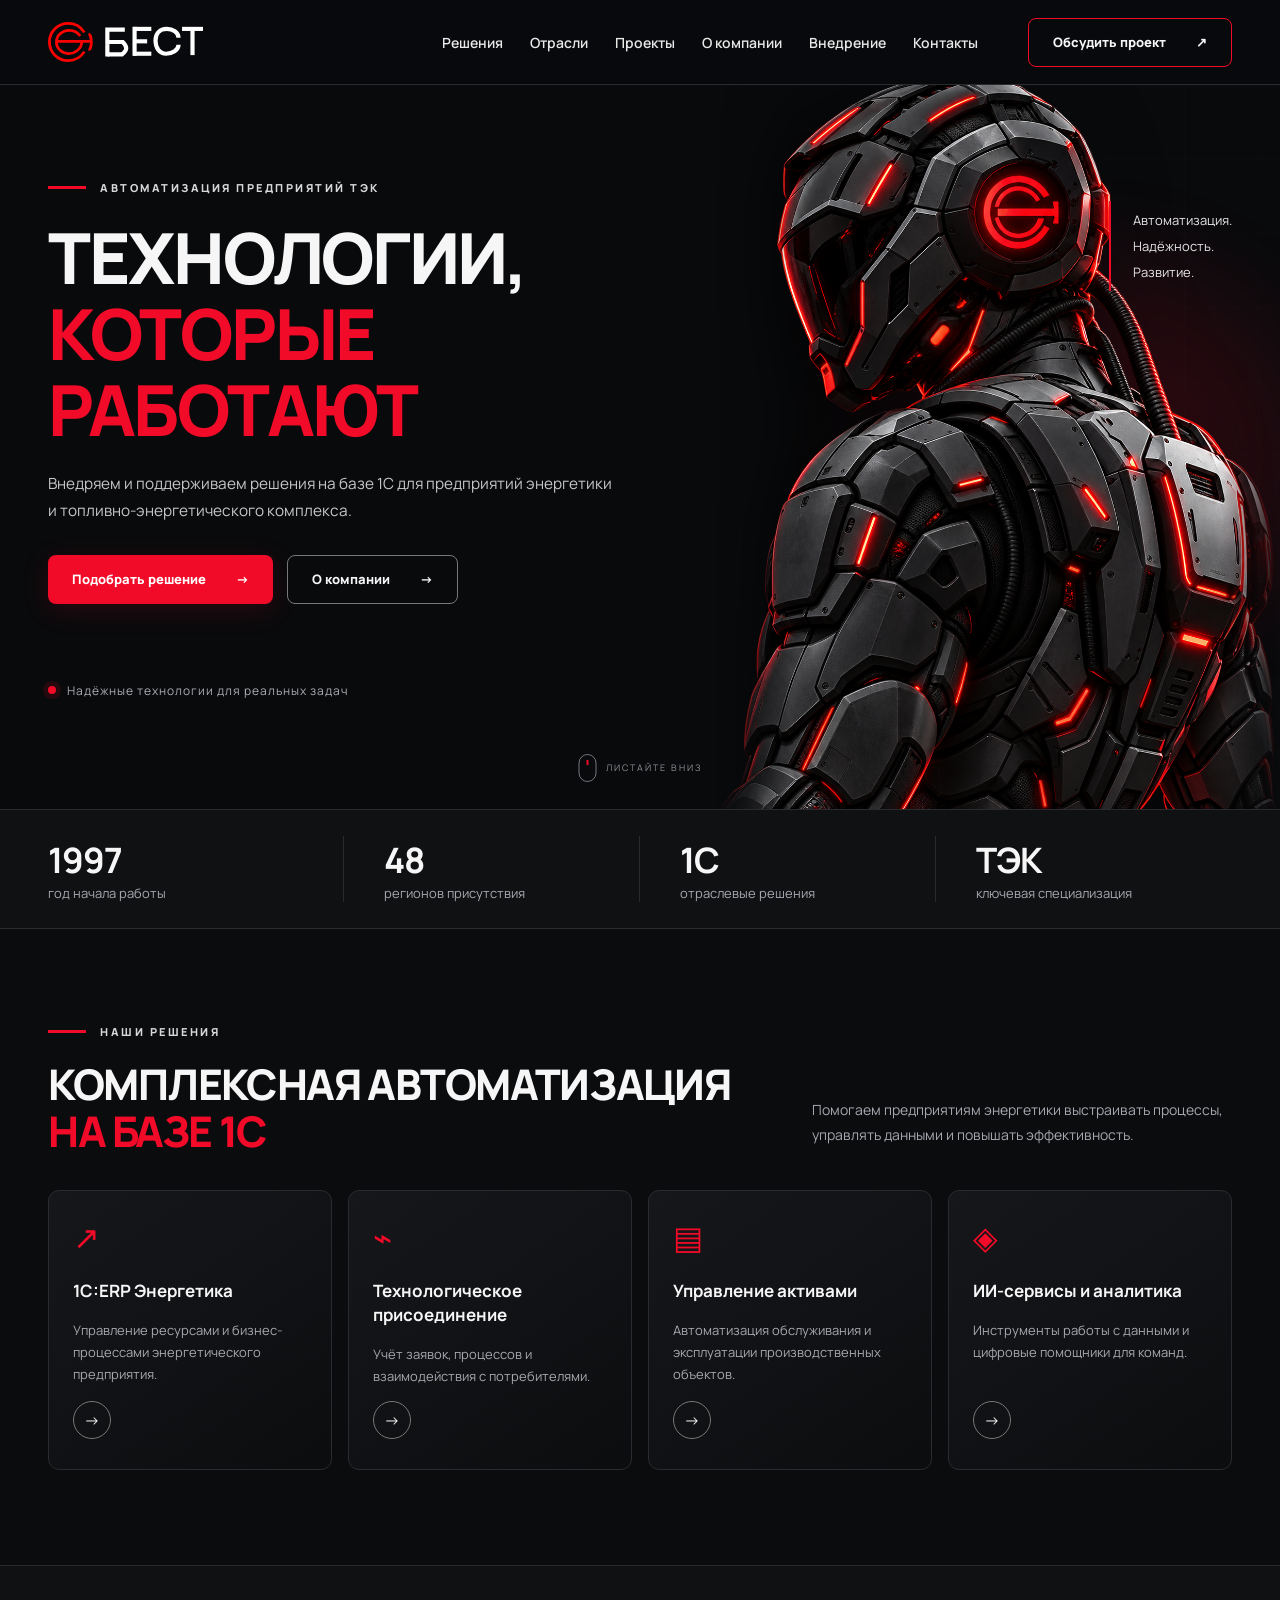
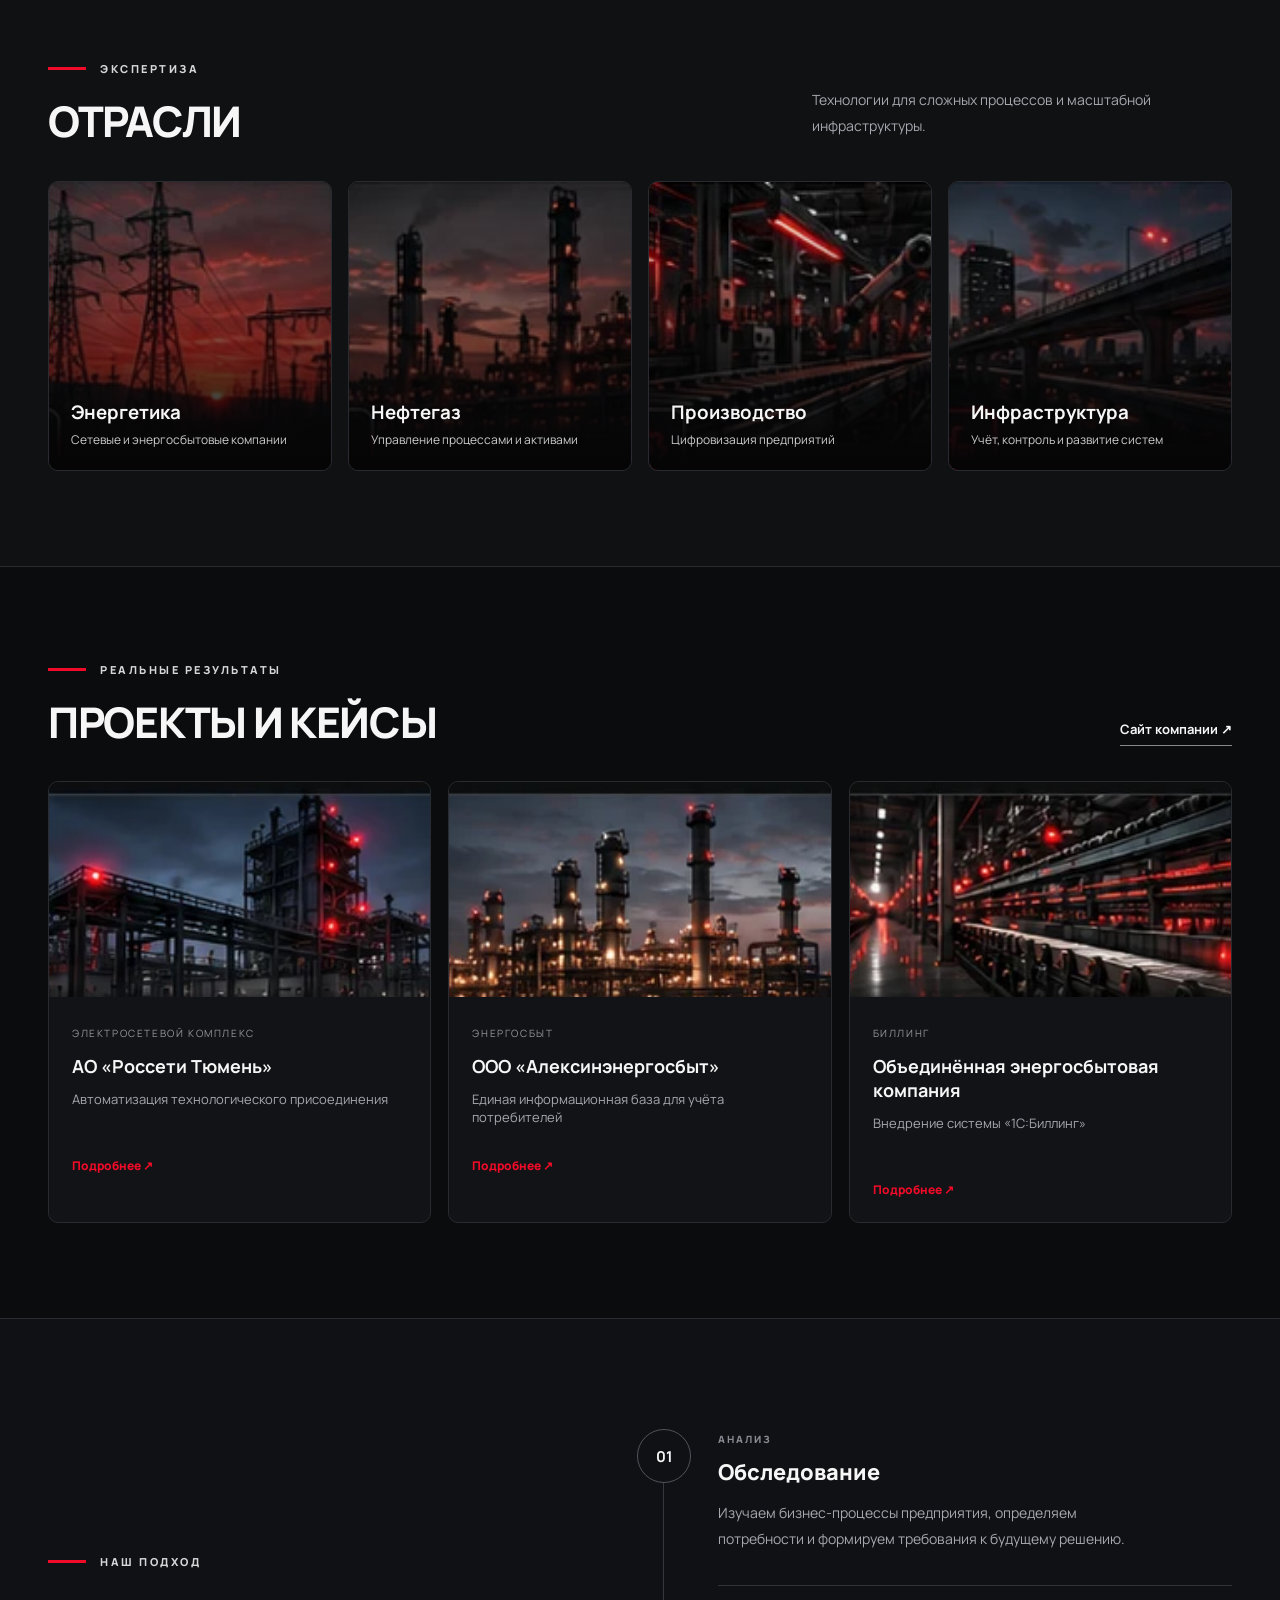
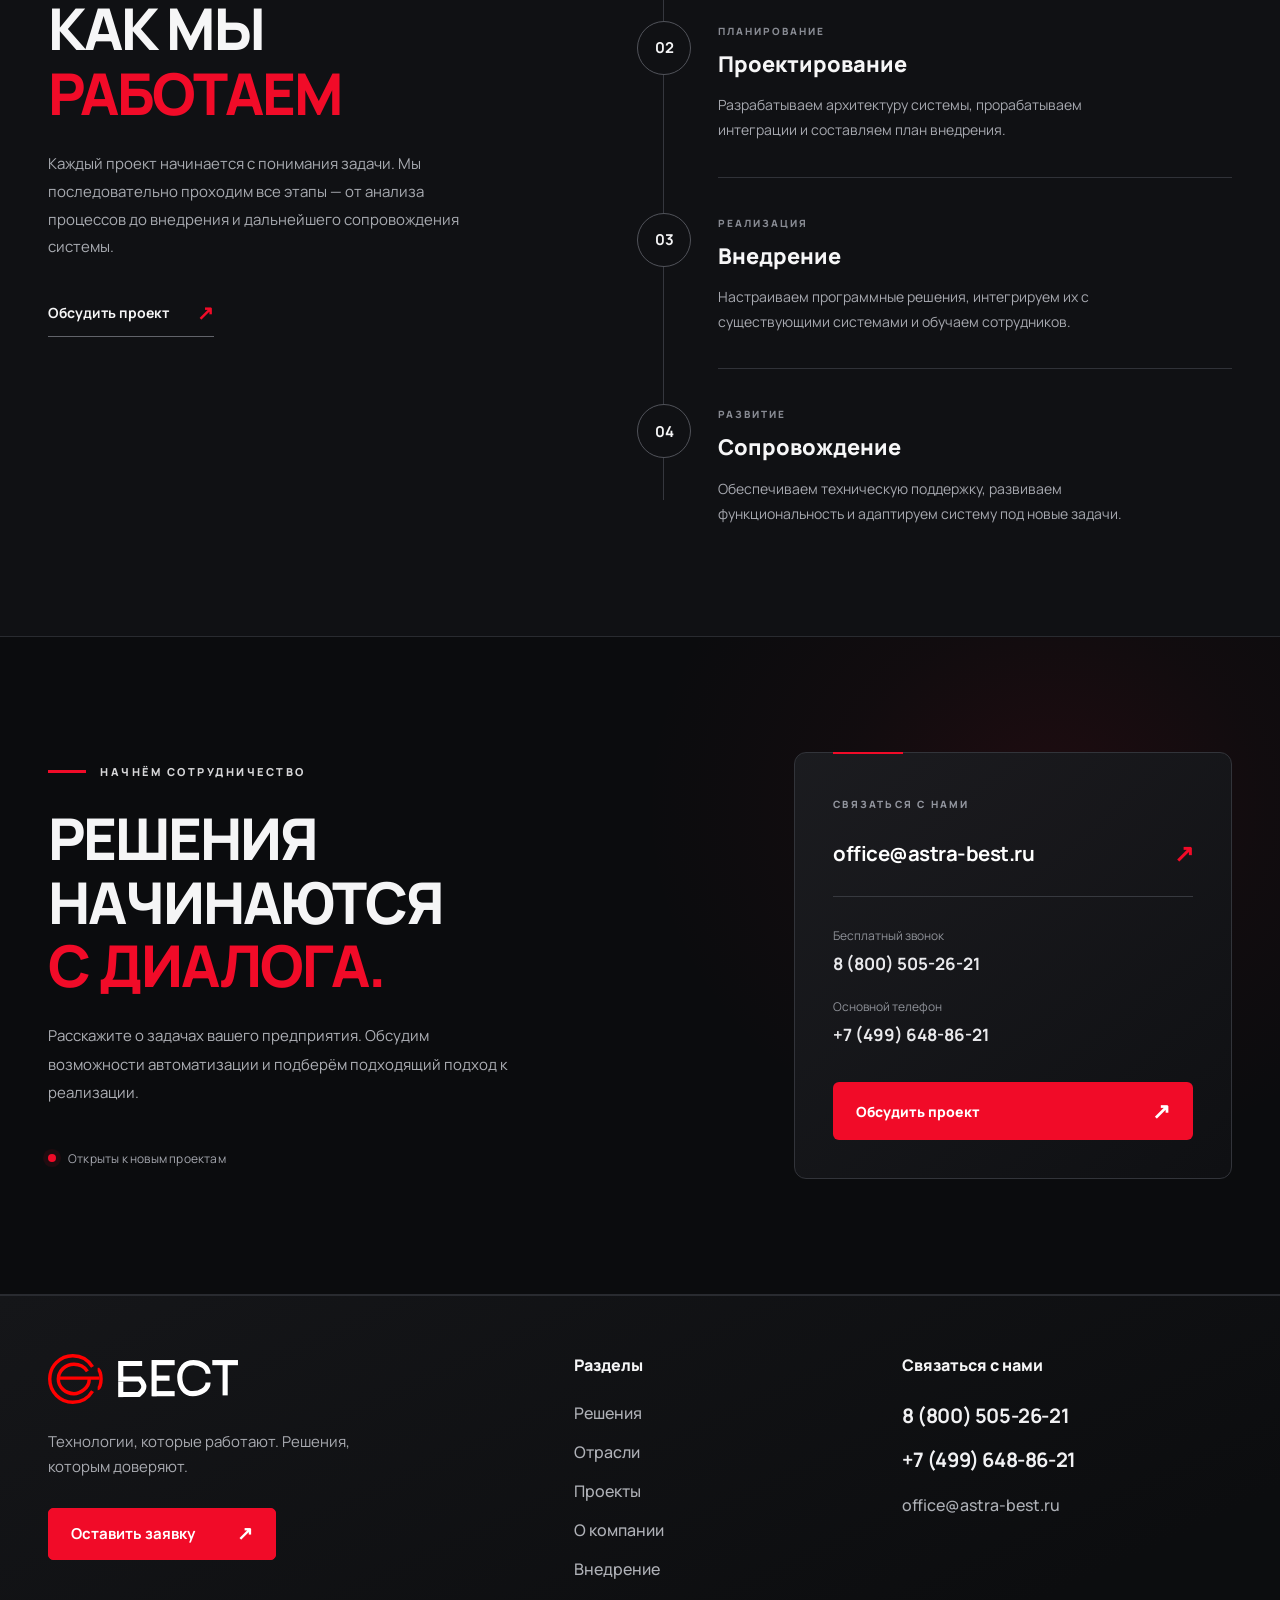
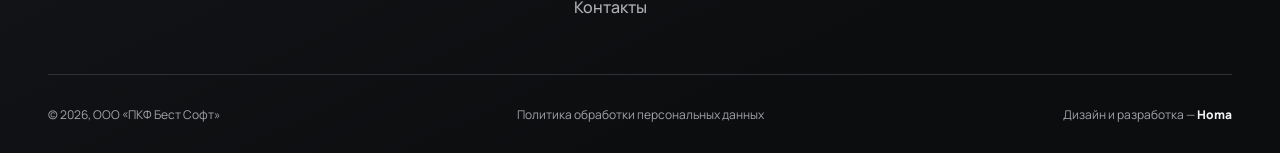
<file: index.html>
<!DOCTYPE html>
<html lang="ru">
<head>
  <meta charset="UTF-8">
  <meta name="viewport" content="width=device-width, initial-scale=1">
  <meta name="theme-color" content="#0b0c0e">
  <meta name="description" content="Бест Софт — автоматизация бизнес-процессов предприятий энергетики и ТЭК на базе 1С.">
  <title>БЕСТ — Автоматизация предприятий ТЭК</title>
  <link rel="preconnect" href="https://fonts.googleapis.com">
  <link rel="preconnect" href="https://fonts.gstatic.com" crossorigin>
  <link href="https://fonts.googleapis.com/css2?family=Manrope:wght@400;500;600;700;800&display=swap" rel="stylesheet">
  <link rel="stylesheet" href="./css/style.css">
  <script src="./js/script.js" defer></script>
</head>
<body>
  <header class="header" id="top">
    <div class="container header-inner">
      <a class="brand" href="./index.html" aria-label="Бест — на главную"><img src="./assets/logo.svg" alt="БЕСТ"></a>
      <nav class="nav" id="site-nav" aria-label="Основная навигация">
        <a href="./decisions.html">Решения</a><a href="#industries">Отрасли</a><a href="#cases">Проекты</a><a href="./about.html">О компании</a><a href="./implementation.html">Внедрение</a><a href="#contact">Контакты</a>
      </nav>
      <a class="button button-outline header-cta" href="#contact">Обсудить проект <span aria-hidden="true">↗</span></a>
      <button class="menu-toggle" type="button" aria-label="Открыть меню" aria-controls="site-nav" aria-expanded="false"><span></span><span></span><span></span></button>
    </div>
  </header>
  <main>
    <section class="hero" aria-labelledby="hero-title">
      <div class="hero-grid" aria-hidden="true"></div>
      <div class="hero-redline" aria-hidden="true"></div>
      <div class="container hero-layout">
        <div class="hero-copy">
          <div class="eyebrow hero-reveal"><span></span> Автоматизация предприятий ТЭК</div>
          <h1 id="hero-title" class="hero-reveal"><span>Технологии,</span><br><em>которые работают</em></h1>
          <p class="hero-lead hero-reveal">Внедряем и поддерживаем решения на базе 1С для предприятий энергетики и топливно-энергетического комплекса.</p>
          <div class="actions hero-reveal"><a class="button button-red" href="#solutions">Подобрать решение <span aria-hidden="true">→</span></a><a class="button button-muted" href="#about">О компании <span aria-hidden="true">→</span></a></div>
          <div class="hero-bottom hero-reveal"><span class="hero-pulse" aria-hidden="true"></span> Надёжные технологии для реальных задач</div>
        </div>
        <div class="hero-visual" aria-hidden="true"><div class="hero-halo"></div><img class="hero-robot" src="./assets/robot-isolated.png" width="720" height="732" alt="" fetchpriority="high" decoding="async"></div>
        <div class="hero-manifesto hero-reveal"><span>Автоматизация.</span><span>Надёжность.</span><span>Развитие.</span></div>
      </div>
      <a class="scroll-indicator" href="./about.html" aria-label="Перейти к следующему разделу"><span></span> Листайте вниз</a>
    </section>
    <section class="stats-bar" id="about" aria-label="О компании в цифрах">
      <div class="container stats"><div><strong>1997</strong><span>год начала работы</span></div><div><strong>48</strong><span>регионов присутствия</span></div><div><strong>1С</strong><span>отраслевые решения</span></div><div><strong>ТЭК</strong><span>ключевая специализация</span></div></div>
    </section>
    <section class="section" id="solutions">
      <div class="container">
        <div class="section-heading"><div><div class="eyebrow"><span></span> Наши решения</div><h2>Комплексная автоматизация<br><em>на базе 1С</em></h2></div><p>Помогаем предприятиям энергетики выстраивать процессы, управлять данными и повышать эффективность.</p></div>
        <div class="solution-grid">
          <a class="solution-card" href="https://astra-best.ru/"><div class="card-symbol">↗</div><h3>1С:ERP Энергетика</h3><p>Управление ресурсами и бизнес-процессами энергетического предприятия.</p><span class="round-arrow">→</span></a>
          <a class="solution-card" href="https://astra-best.ru/"><div class="card-symbol">⌁</div><h3>Технологическое присоединение</h3><p>Учёт заявок, процессов и взаимодействия с потребителями.</p><span class="round-arrow">→</span></a>
          <a class="solution-card" href="https://astra-best.ru/"><div class="card-symbol">▤</div><h3>Управление активами</h3><p>Автоматизация обслуживания и эксплуатации производственных объектов.</p><span class="round-arrow">→</span></a>
          <a class="solution-card" href="https://astra-best.ru/"><div class="card-symbol">◈</div><h3>ИИ-сервисы и аналитика</h3><p>Инструменты работы с данными и цифровые помощники для команд.</p><span class="round-arrow">→</span></a>
        </div>
      </div>
    </section>
    <section class="section section-alt" id="industries"><div class="container"><div class="section-heading"><div><div class="eyebrow"><span></span> Экспертиза</div><h2>Отрасли</h2></div><p>Технологии для сложных процессов и масштабной инфраструктуры.</p></div><div class="industry-grid"><article class="image-card"><img src="assets/energy.webp" alt="Линии электропередачи" loading="lazy"><div><h3>Энергетика</h3><p>Сетевые и энергосбытовые компании</p></div></article><article class="image-card"><img src="assets/oil.webp" alt="Нефтегазовый комплекс" loading="lazy"><div><h3>Нефтегаз</h3><p>Управление процессами и активами</p></div></article><article class="image-card"><img src="assets/industry.webp" alt="Промышленное производство" loading="lazy"><div><h3>Производство</h3><p>Цифровизация предприятий</p></div></article><article class="image-card"><img src="assets/infrastructure.webp" alt="Инфраструктура" loading="lazy"><div><h3>Инфраструктура</h3><p>Учёт, контроль и развитие систем</p></div></article></div></div></section>
    <section class="section" id="cases"><div class="container"><div class="section-heading"><div><div class="eyebrow"><span></span> Реальные результаты</div><h2>Проекты и кейсы</h2></div><a class="text-link" href="https://astra-best.ru/">Сайт компании ↗</a></div><div class="case-grid"><a class="case-card" href="https://astra-best.ru/"><img src="assets/case-energy.webp" alt="Энергетический объект" loading="lazy"><div><small>ЭЛЕКТРОСЕТЕВОЙ КОМПЛЕКС</small><h3>АО «Россети Тюмень»</h3><p>Автоматизация технологического присоединения</p><span>Подробнее ↗</span></div></a><a class="case-card" href="https://astra-best.ru/"><img src="assets/case-gas.webp" alt="Промышленный комплекс" loading="lazy"><div><small>ЭНЕРГОСБЫТ</small><h3>ООО «Алексинэнергосбыт»</h3><p>Единая информационная база для учёта потребителей</p><span>Подробнее ↗</span></div></a><a class="case-card" href="https://astra-best.ru/"><img src="assets/case-factory.webp" alt="Промышленная инфраструктура" loading="lazy"><div><small>БИЛЛИНГ</small><h3>Объединённая энергосбытовая компания</h3><p>Внедрение системы «1С:Биллинг»</p><span>Подробнее ↗</span></div></a></div></div></section>
    
    
    <!-- HOW WE WORK -->
    <section class="workflow" id="process" aria-labelledby="workflow-title">
      <div class="container workflow__layout">

        <!-- ЛЕВАЯ КОЛОНКА -->
        <div class="workflow__intro">

          <div class="eyebrow">
            <span></span>
            Наш подход
          </div>

          <h2 id="workflow-title">
            Как мы<br>
            <em>работаем</em>
          </h2>

          <p>
            Каждый проект начинается с понимания задачи.
            Мы последовательно проходим все этапы —
            от анализа процессов до внедрения
            и дальнейшего сопровождения системы.
          </p>

          <a href="#contact" class="workflow__link">
            Обсудить проект
            <span aria-hidden="true">↗</span>
          </a>

        </div>

        <!-- ПРАВАЯ КОЛОНКА -->
        <ol class="workflow__list">

          <li class="workflow__item">
            <span class="workflow__number" aria-hidden="true">01</span>

            <div class="workflow__content">
              <span class="workflow__label">АНАЛИЗ</span>
              <h3>Обследование</h3>
              <p>
                Изучаем бизнес-процессы предприятия,
                определяем потребности и формируем
                требования к будущему решению.
              </p>
            </div>
          </li>

          <li class="workflow__item">
            <span class="workflow__number" aria-hidden="true">02</span>

            <div class="workflow__content">
              <span class="workflow__label">ПЛАНИРОВАНИЕ</span>
              <h3>Проектирование</h3>
              <p>
                Разрабатываем архитектуру системы,
                прорабатываем интеграции
                и составляем план внедрения.
              </p>
            </div>
          </li>

          <li class="workflow__item">
            <span class="workflow__number" aria-hidden="true">03</span>

            <div class="workflow__content">
              <span class="workflow__label">РЕАЛИЗАЦИЯ</span>
              <h3>Внедрение</h3>
              <p>
                Настраиваем программные решения,
                интегрируем их с существующими системами
                и обучаем сотрудников.
              </p>
            </div>
          </li>

          <li class="workflow__item">
            <span class="workflow__number" aria-hidden="true">04</span>

            <div class="workflow__content">
              <span class="workflow__label">РАЗВИТИЕ</span>
              <h3>Сопровождение</h3>
              <p>
                Обеспечиваем техническую поддержку,
                развиваем функциональность
                и адаптируем систему под новые задачи.
              </p>
            </div>
          </li>

        </ol>

      </div>
    </section>


    <!-- CONTACT -->
    <section class="project-contact" id="contact" aria-labelledby="contact-title">

      <div class="project-contact-glow" aria-hidden="true"></div>

      <div class="container project-contact-inner">

        <!-- ЛЕВАЯ ЧАСТЬ -->
        <div class="project-contact-content">

          <div class="eyebrow">
            <span></span>
            Начнём сотрудничество
          </div>

          <h2 id="contact-title">
            Решения начинаются<br>
            <em>с диалога.</em>
          </h2>

          <p>
            Расскажите о задачах вашего предприятия.
            Обсудим возможности автоматизации
            и подберём подходящий подход к реализации.
          </p>

          <div class="project-contact-note">
            <span class="project-contact-dot"></span>
            Открыты к новым проектам
          </div>

        </div>

        <!-- ПРАВАЯ ЧАСТЬ -->
        <div class="project-contact-panel">

          <span class="project-contact-caption">
            СВЯЗАТЬСЯ С НАМИ
          </span>

          <a
            class="project-contact-email"
            href="mailto:office@astra-best.ru"
          >
            office@astra-best.ru
            <span aria-hidden="true">↗</span>
          </a>

          <div class="project-contact-divider"></div>

          <div class="project-contact-phone-group">

            <div>
              <span>Бесплатный звонок</span>
              <a href="tel:88005052621">
                8 (800) 505-26-21
              </a>
            </div>

            <div>
              <span>Основной телефон</span>
              <a href="tel:+74996488621">
                +7 (499) 648-86-21
              </a>
            </div>

          </div>

          <a
            class="project-contact-button"
            href="mailto:office@astra-best.ru?subject=Обсуждение%20проекта"
          >
            Обсудить проект
            <span aria-hidden="true">↗</span>
          </a>

        </div>

      </div>
    </section>

  </main>

  
  
  <!-- FOOTER -->
  <footer class="site-footer" id="footer">
    <div class="container">

      <div class="site-footer__main">

        <!-- БРЕНД И ЗАЯВКА -->
        <div class="site-footer__identity">

          <a href="#top" class="site-footer__logo">
            <img src="./assets/logo.svg" alt="БЕСТ">
          </a>

          <p class="site-footer__description">
            Технологии, которые работают.
            Решения, которым доверяют.
          </p>

          <a
            href="mailto:office@astra-best.ru?subject=Заявка%20с%20сайта"
            class="site-footer__cta"
          >
            Оставить заявку
            <span aria-hidden="true">↗</span>
          </a>

        </div>

        <!-- РАЗДЕЛЫ -->
        <nav class="site-footer__nav" aria-label="Разделы сайта">
          <h2 class="site-footer__heading">Разделы</h2>

          <a href="./decisions.html">Решения</a>
          <a href="#industries">Отрасли</a>
          <a href="#cases">Проекты</a>
          <a href="./about.html">О компании</a>
          <a href="./implementation.html">Внедрение</a>
          <a href="#contact">Контакты</a>
        </nav>

        <!-- КОНТАКТЫ -->
        <div class="site-footer__contacts">
          <h2 class="site-footer__heading">Связаться с нами</h2>

          <a class="site-footer__phone" href="tel:88005052621">
            8 (800) 505-26-21
          </a>

          <a class="site-footer__phone" href="tel:+74996488621">
            +7 (499) 648-86-21
          </a>

          <a class="site-footer__email" href="mailto:office@astra-best.ru">
            office@astra-best.ru
          </a>
        </div>

      </div>

      <!-- НИЖНЯЯ СТРОКА -->
      <div class="site-footer__bottom">

        <span class="site-footer__copyright">
          © <span id="year">2026</span>,
          ООО «ПКФ Бест Софт»
        </span>

        <a
          href="https://astra-best.ru/policy/index.php"
          target="_blank"
          rel="noopener noreferrer"
          class="site-footer__policy"
        >
          Политика обработки персональных данных
        </a>

        <span class="site-footer__author">
          Дизайн и разработка — <strong>Homa</strong>
        </span>

      </div>

    </div>
  </footer>



  <!-- BACK TO TOP -->
  <button class="back-to-top" type="button" aria-label="Вернуться наверх" title="Наверх">
    <span class="back-to-top__arrow" aria-hidden="true">↑</span>
    <span class="back-to-top__text">Наверх</span>
  </button>

</body>
</html>
</file>
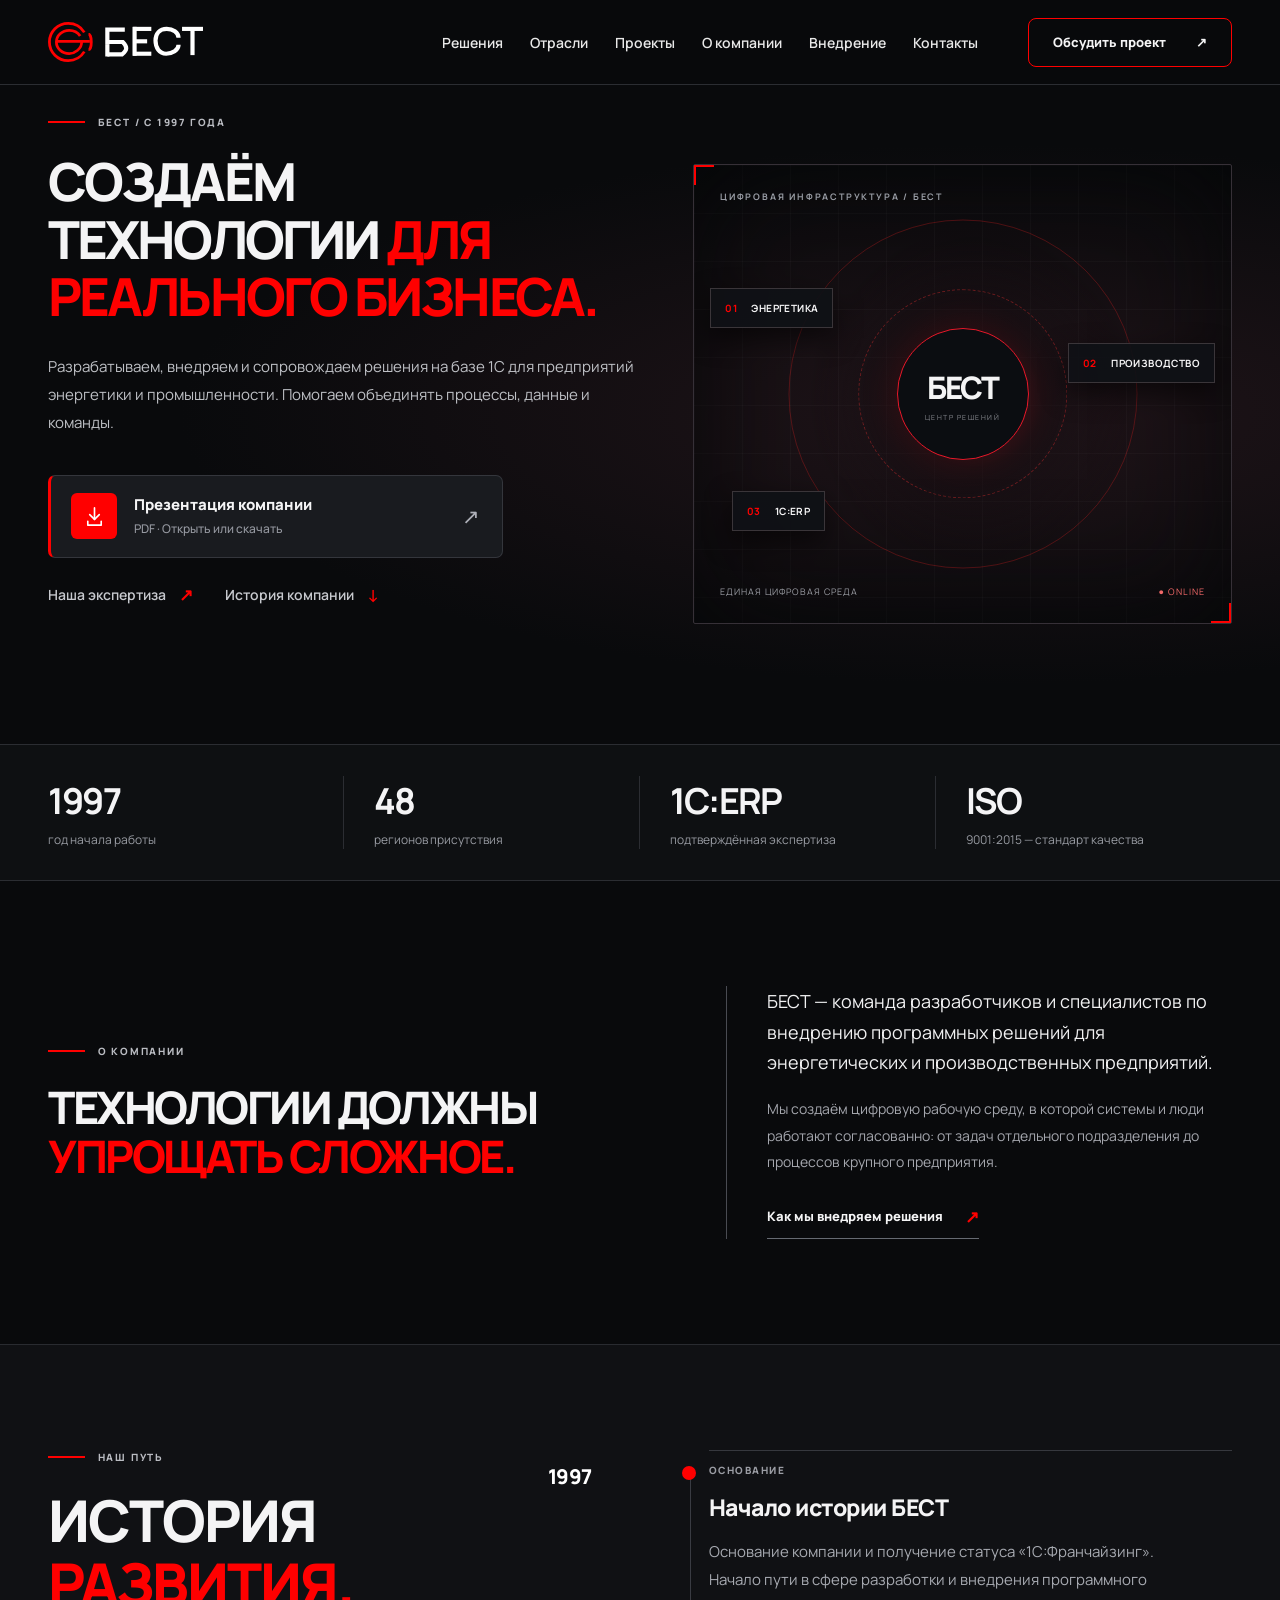
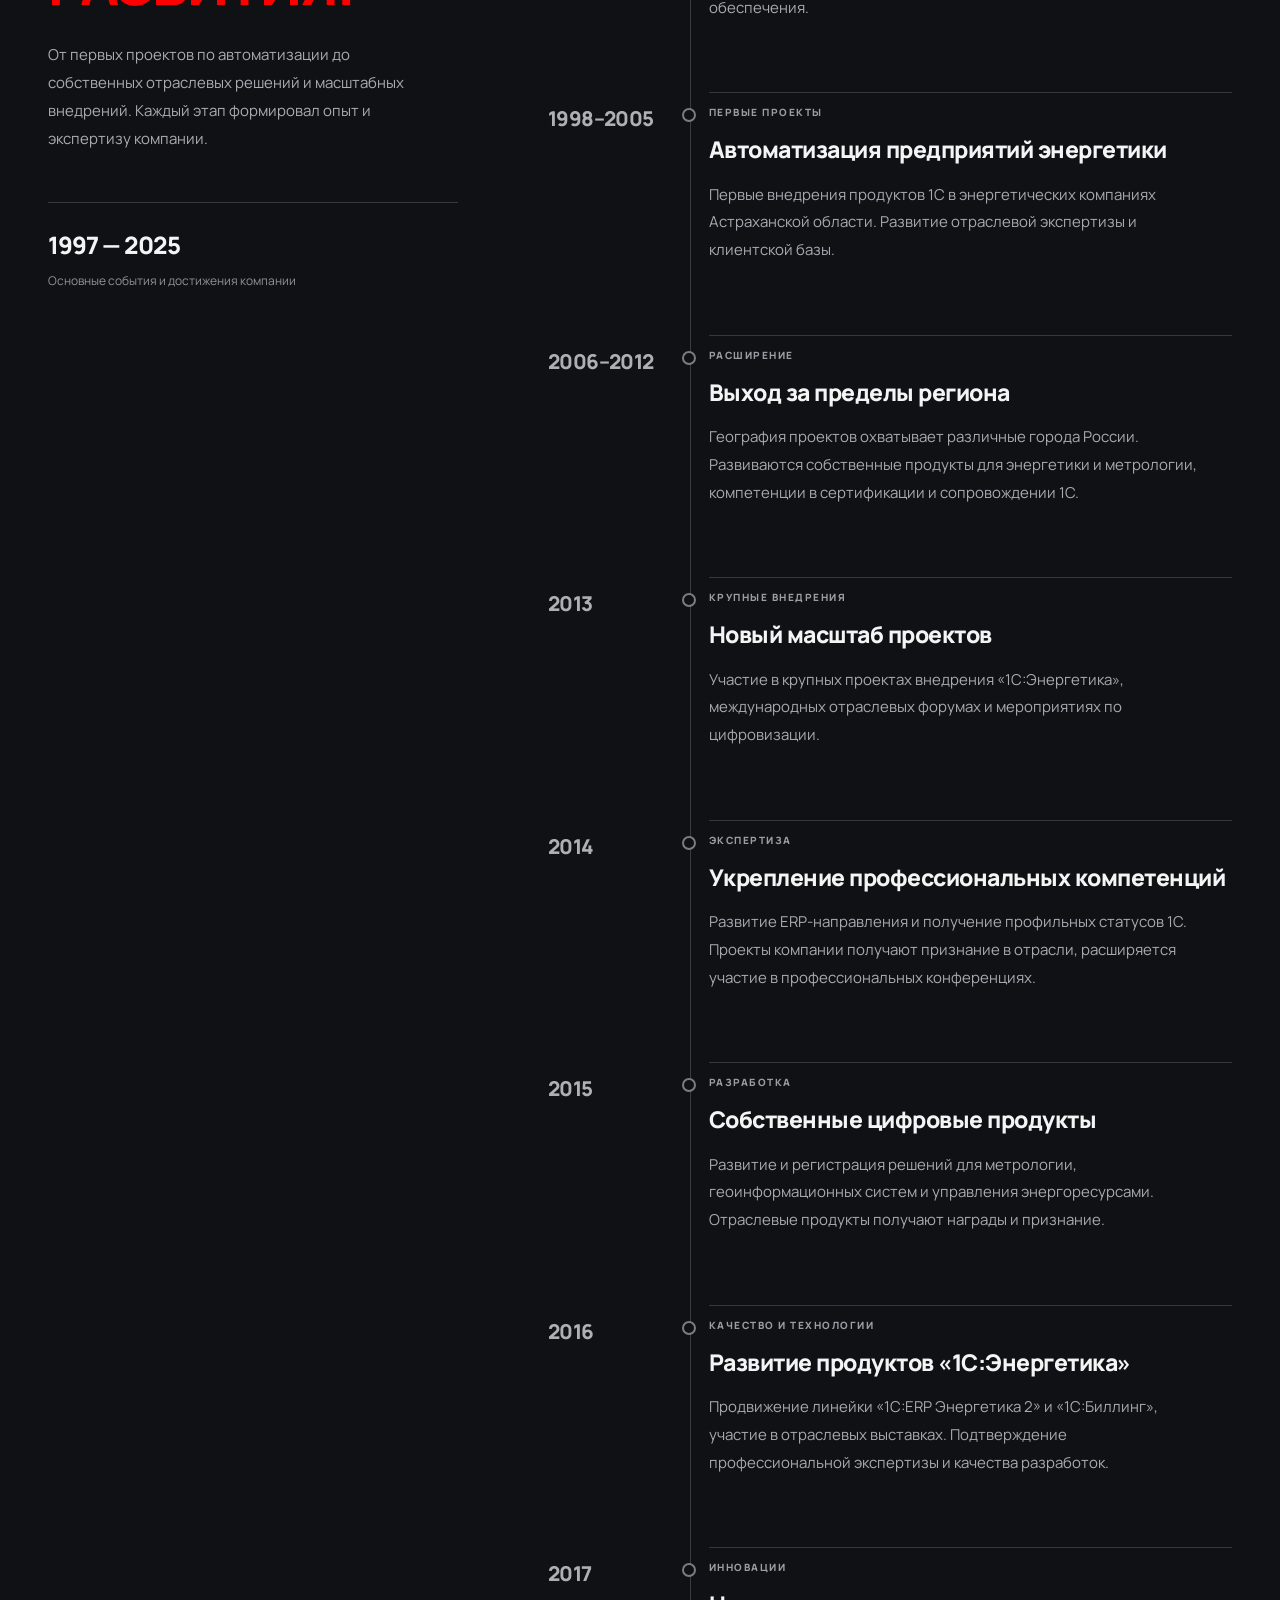
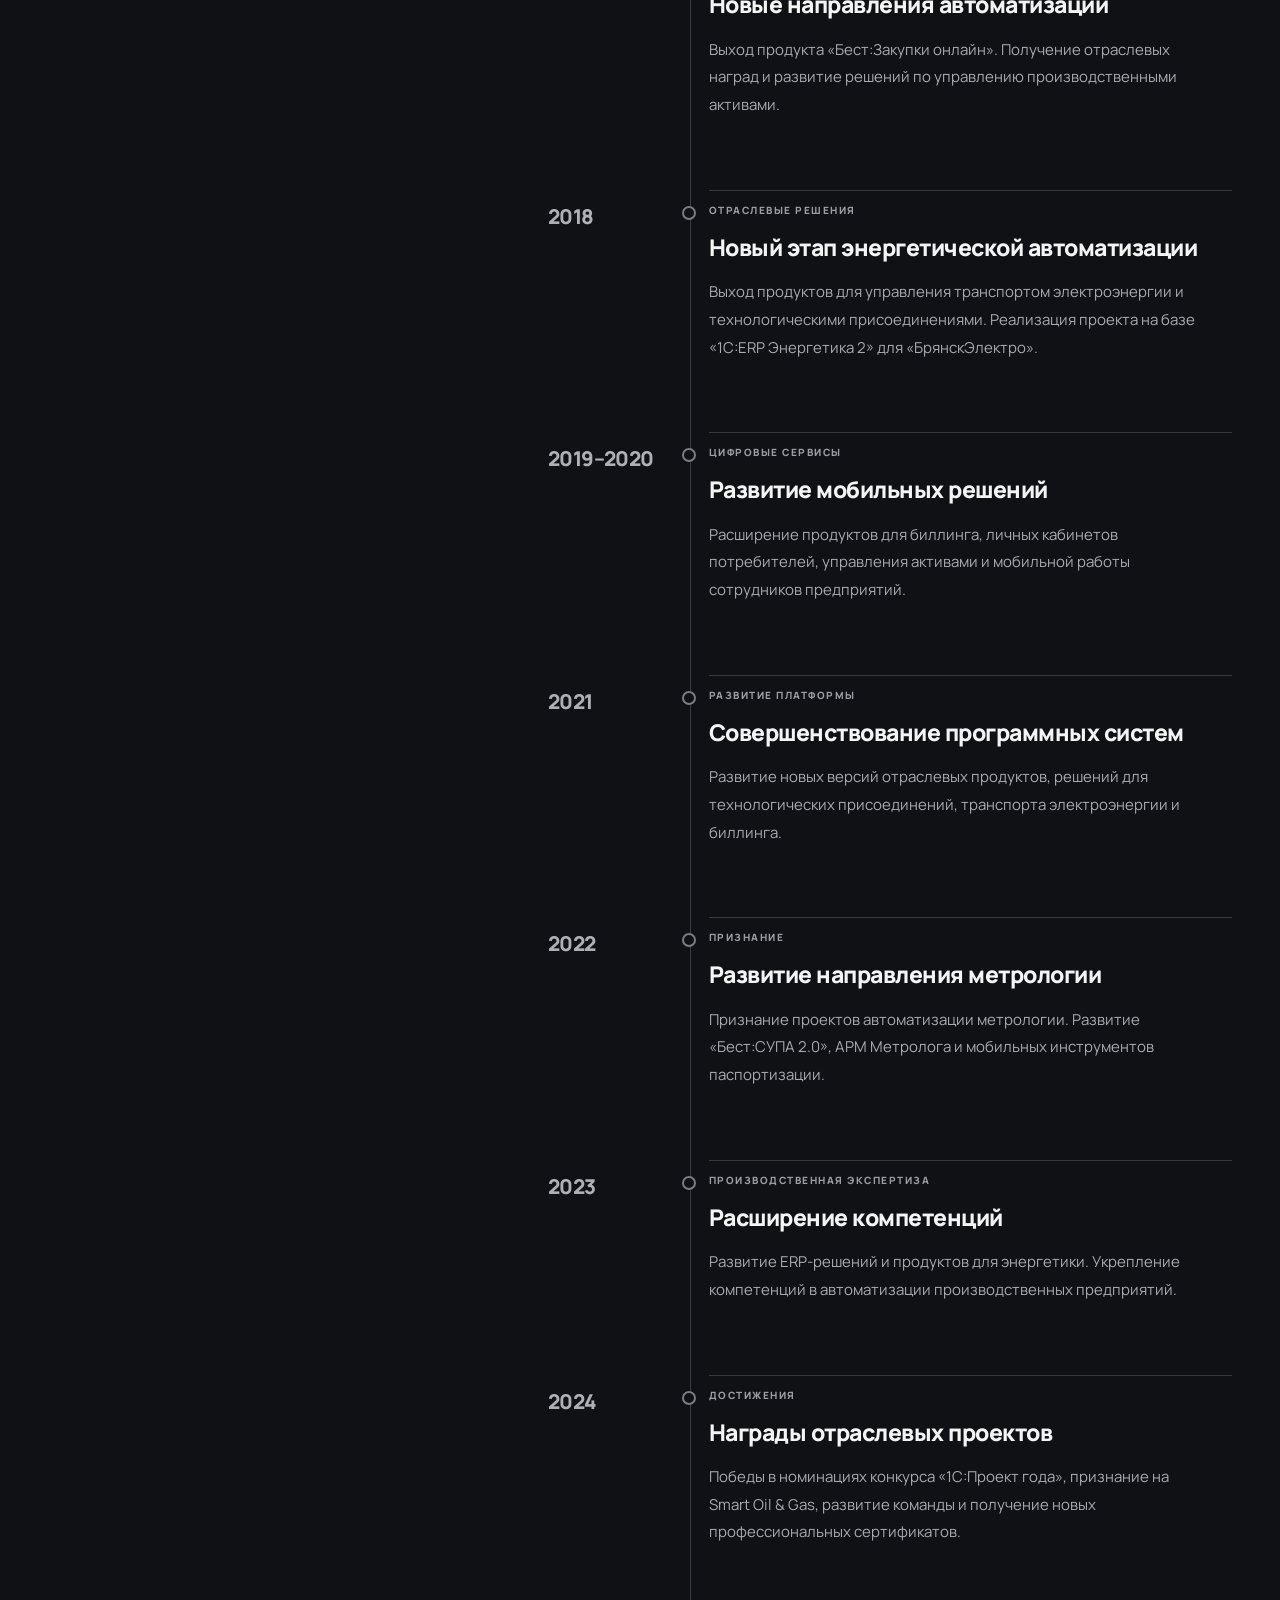
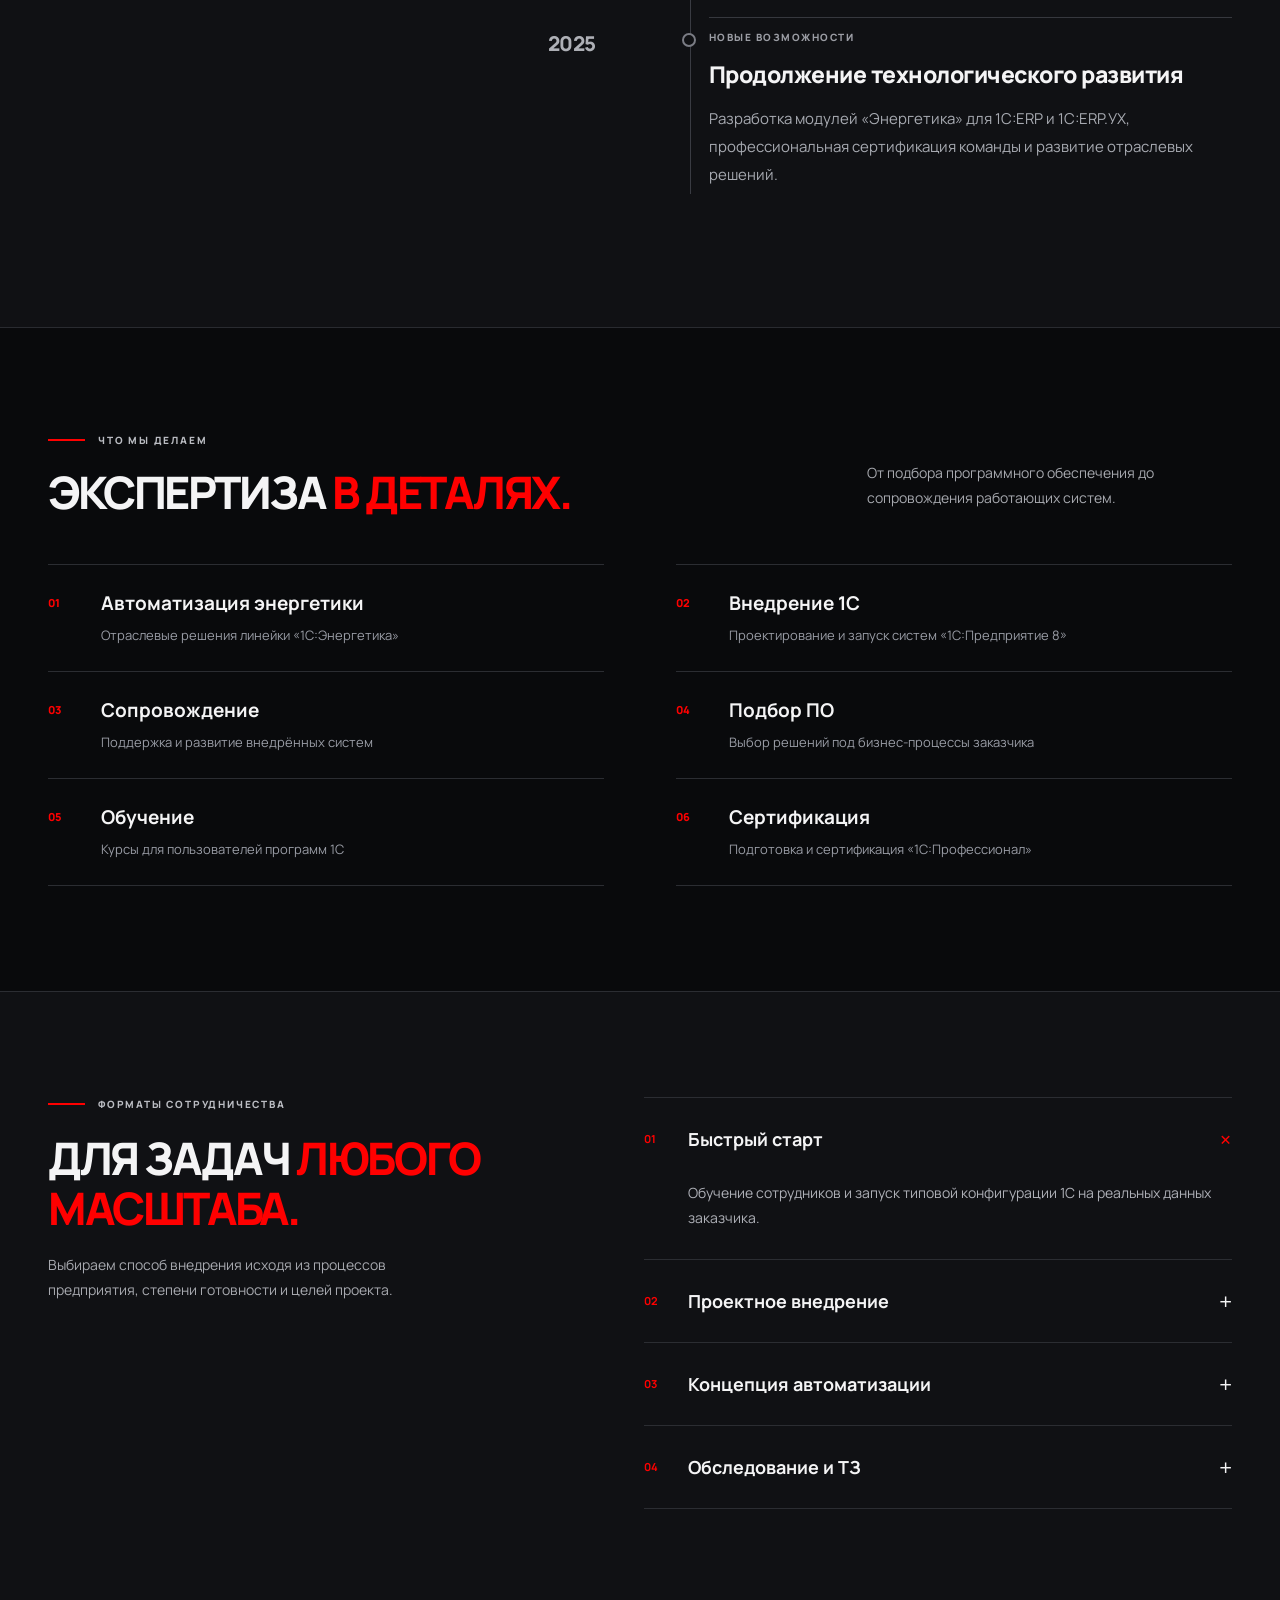
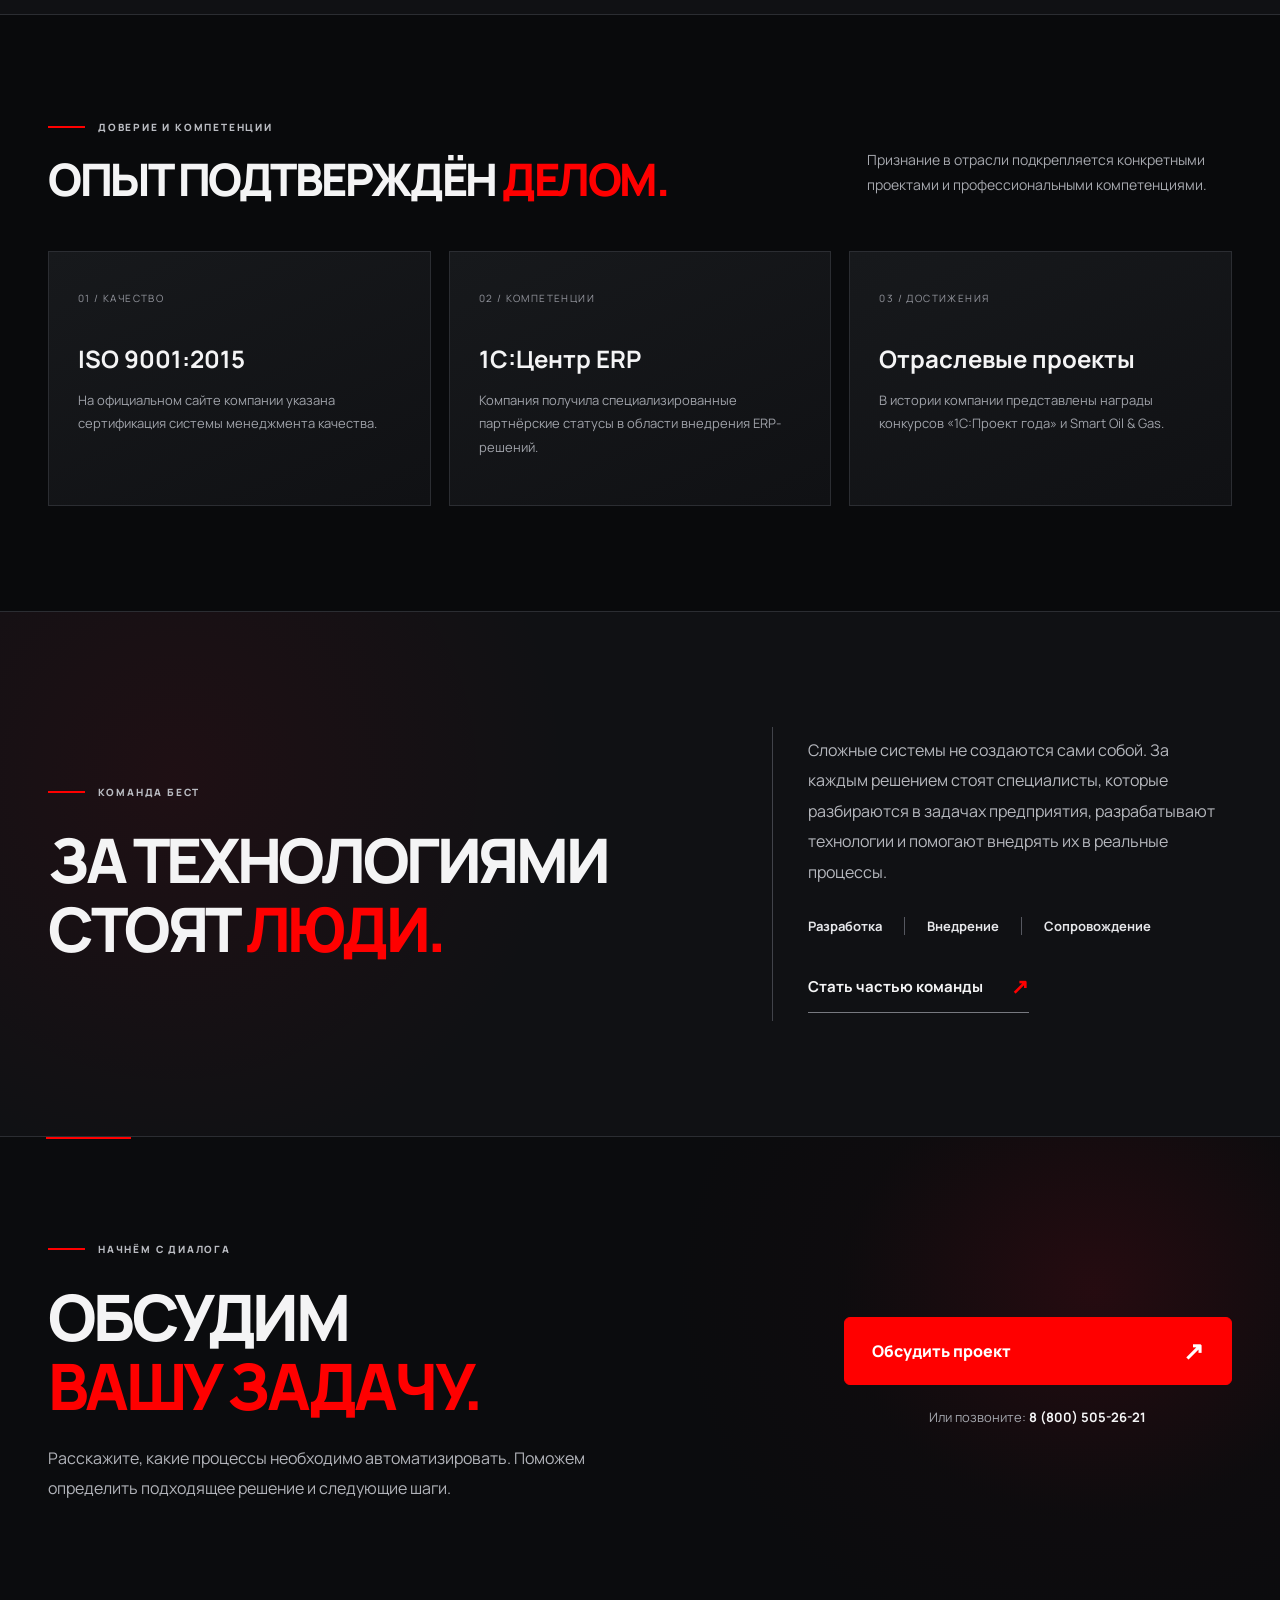
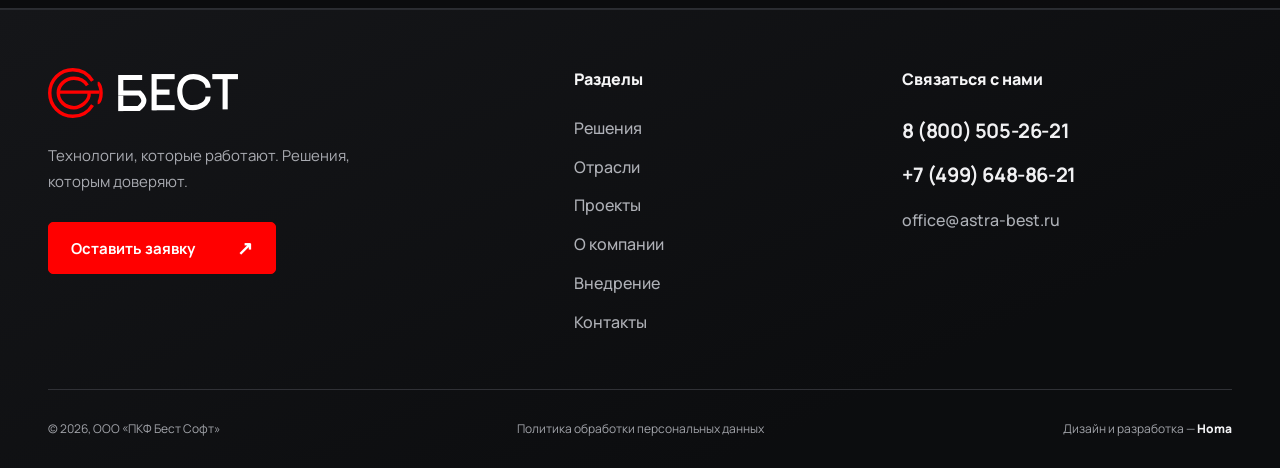
<file: about.html>
<!doctype html>
<html lang="ru">
<head>
  <meta charset="UTF-8">
  <meta name="viewport" content="width=device-width, initial-scale=1">
  <meta name="theme-color" content="#090a0c">
  <meta name="description" content="О компании БЕСТ: автоматизация предприятий энергетики и промышленности, решения 1С, история, компетенции и проекты.">
  <title>О компании — БЕСТ</title>
  <link rel="preconnect" href="https://fonts.googleapis.com">
  <link rel="preconnect" href="https://fonts.gstatic.com" crossorigin>
  <link href="https://fonts.googleapis.com/css2?family=Manrope:wght@400;500;600;700;800&display=swap" rel="stylesheet">
  <link rel="stylesheet" href="./css/style.css">
  <link rel="stylesheet" href="./css/about.css">
  <script src="./js/about.js" defer></script>
  <script src="./js/script.js"></script>
</head>
<body>
  <header class="header" id="top">
    <div class="container header-inner">
      <a class="brand" href="./index.html" aria-label="Бест — на главную"><img src="./assets/logo.svg" alt="БЕСТ"></a>
      <nav class="nav" id="site-nav" aria-label="Основная навигация">
        <a href="./decisions.html">Решения</a><a href="#industries">Отрасли</a><a href="#cases">Проекты</a><a href="./about.html">О компании</a><a href="./implementation.html">Внедрение</a><a href="#contact">Контакты</a>
      </nav>
      <a class="button button-outline header-cta" href="#contact">Обсудить проект <span aria-hidden="true">↗</span></a>
      <button class="menu-toggle" type="button" aria-label="Открыть меню" aria-controls="site-nav" aria-expanded="false"><span></span><span></span><span></span></button>
    </div>
  </header>

  <main>
    <section class="about-hero" aria-labelledby="about-title">
      <div class="container">
        <div class="hero-columns">
          <div class="hero-text">
            <div class="overline"><span></span> БЕСТ / С 1997 ГОДА</div>
            <h1 id="about-title">Создаём технологии <em>для реального бизнеса.</em></h1>
            <p>Разрабатываем, внедряем и сопровождаем решения на базе 1С для предприятий энергетики и промышленности. Помогаем объединять процессы, данные и команды.</p>
            
                        
            <!-- HERO ACTIONS -->
            <div class="about-hero-controls">

                <!-- ПРЕЗЕНТАЦИЯ -->
                <a
                    href="https://astra-best.ru/about/%D0%9F%D0%BE%D1%80%D1%82%D1%84%D0%BE%D0%BB%D0%B8%D0%BE%20%D0%BA%D0%BE%D0%BC%D0%BF%D0%B0%D0%BD%D0%B8%D0%B8%20%D0%91%D0%B5%D1%81%D1%82%20%282%29.pdf"
                    class="about-presentation"
                    target="_blank"
                    rel="noopener noreferrer"
                >

                    <span class="about-presentation__icon" aria-hidden="true">
                    <svg viewBox="0 0 24 24" fill="none"
                        stroke="currentColor" stroke-width="1.7"
                        stroke-linecap="round" stroke-linejoin="round">
                        <path d="M12 3v12"/>
                        <path d="m7 10 5 5 5-5"/>
                        <path d="M5 17v4h14v-4"/>
                    </svg>
                    </span>

                    <span class="about-presentation__info">
                    <strong>Презентация компании</strong>
                    <small>PDF · Открыть или скачать</small>
                    </span>

                    <span class="about-presentation__arrow" aria-hidden="true">
                    ↗
                    </span>

                </a>

                <!-- НАВИГАЦИЯ -->
                <div class="about-hero-links">

                    <a href="#expertise">
                    Наша экспертиза
                    <span aria-hidden="true">↗</span>
                    </a>

                    <a href="#history">
                    История компании
                    <span aria-hidden="true">↓</span>
                    </a>

                </div>

            </div>
            </div>  

          <div class="system-art" aria-hidden="true">
            <div class="art-corner art-corner-a"></div><div class="art-corner art-corner-b"></div>
            <div class="art-heading">ЦИФРОВАЯ ИНФРАСТРУКТУРА / БЕСТ</div>
            <div class="art-orbit art-orbit-a"></div><div class="art-orbit art-orbit-b"></div>
            <div class="art-center"><span>БЕСТ</span><small>ЦЕНТР РЕШЕНИЙ</small></div>
            <div class="art-node node-one"><span>01</span> ЭНЕРГЕТИКА</div>
            <div class="art-node node-two"><span>02</span> ПРОИЗВОДСТВО</div>
            <div class="art-node node-three"><span>03</span> 1С:ERP</div>
            <div class="art-footnote">ЕДИНАЯ ЦИФРОВАЯ СРЕДА <span>● ONLINE</span></div>
          </div>
        </div>
      </div>
    </section>

    <section class="facts-section" aria-label="БЕСТ в цифрах"><div class="container fact-grid">
      <div class="fact"><strong>1997</strong><span>год начала работы</span></div>
      <div class="fact"><strong>48</strong><span>регионов присутствия</span></div>
      <div class="fact"><strong>1С:ERP</strong><span>подтверждённая экспертиза</span></div>
      <div class="fact"><strong>ISO</strong><span>9001:2015 — стандарт качества</span></div>
    </div></section>

    <section class="section mission" id="mission"><div class="container mission-grid">
      <div><div class="overline"><span></span> О КОМПАНИИ</div><h2>Технологии должны <em>упрощать сложное.</em></h2></div>
      <div class="mission-copy"><p class="lead">БЕСТ — команда разработчиков и специалистов по внедрению программных решений для энергетических и производственных предприятий.</p><p>Мы создаём цифровую рабочую среду, в которой системы и люди работают согласованно: от задач отдельного подразделения до процессов крупного предприятия.</p><a href="#approach" class="inline-link">Как мы внедряем решения <span aria-hidden="true">↗</span></a></div>
    </div></section>

    
    <!-- COMPANY HISTORY -->
    <section class="section company-history" id="history" aria-labelledby="history-title">
    <div class="container company-history__layout">

        <!-- ЛЕВАЯ КОЛОНКА -->
        <div class="company-history__intro">
        <div class="overline">
            <span></span> НАШ ПУТЬ
        </div>

        <h2 id="history-title">
            История<br>
            <em>развития.</em>
        </h2>

        <p>
            От первых проектов по автоматизации до собственных
            отраслевых решений и масштабных внедрений.
            Каждый этап формировал опыт и экспертизу компании.
        </p>

        <div class="company-history__period">
            <strong>1997 — 2025</strong>
            <span>Основные события и достижения компании</span>
        </div>
        </div>

        <!-- ВСЯ ХРОНОЛОГИЯ -->
        <ol class="company-history__timeline">

        <li class="company-history__event">
            <div class="company-history__year">1997</div>
            <div class="company-history__content">
            <span class="company-history__category">ОСНОВАНИЕ</span>
            <h3>Начало истории БЕСТ</h3>
            <p>
                Основание компании и получение статуса
                «1С:Франчайзинг». Начало пути в сфере
                разработки и внедрения программного обеспечения.
            </p>
            </div>
        </li>

        <li class="company-history__event">
            <div class="company-history__year">1998–2005</div>
            <div class="company-history__content">
            <span class="company-history__category">ПЕРВЫЕ ПРОЕКТЫ</span>
            <h3>Автоматизация предприятий энергетики</h3>
            <p>
                Первые внедрения продуктов 1С в энергетических
                компаниях Астраханской области. Развитие
                отраслевой экспертизы и клиентской базы.
            </p>
            </div>
        </li>

        <li class="company-history__event">
            <div class="company-history__year">2006–2012</div>
            <div class="company-history__content">
            <span class="company-history__category">РАСШИРЕНИЕ</span>
            <h3>Выход за пределы региона</h3>
            <p>
                География проектов охватывает различные города
                России. Развиваются собственные продукты
                для энергетики и метрологии, компетенции
                в сертификации и сопровождении 1С.
            </p>
            </div>
        </li>

        <li class="company-history__event">
            <div class="company-history__year">2013</div>
            <div class="company-history__content">
            <span class="company-history__category">КРУПНЫЕ ВНЕДРЕНИЯ</span>
            <h3>Новый масштаб проектов</h3>
            <p>
                Участие в крупных проектах внедрения
                «1С:Энергетика», международных отраслевых
                форумах и мероприятиях по цифровизации.
            </p>
            </div>
        </li>

        <li class="company-history__event">
            <div class="company-history__year">2014</div>
            <div class="company-history__content">
            <span class="company-history__category">ЭКСПЕРТИЗА</span>
            <h3>Укрепление профессиональных компетенций</h3>
            <p>
                Развитие ERP-направления и получение профильных
                статусов 1С. Проекты компании получают признание
                в отрасли, расширяется участие в профессиональных
                конференциях.
            </p>
            </div>
        </li>

        <li class="company-history__event">
            <div class="company-history__year">2015</div>
            <div class="company-history__content">
            <span class="company-history__category">РАЗРАБОТКА</span>
            <h3>Собственные цифровые продукты</h3>
            <p>
                Развитие и регистрация решений для метрологии,
                геоинформационных систем и управления
                энергоресурсами. Отраслевые продукты получают
                награды и признание.
            </p>
            </div>
        </li>

        <li class="company-history__event">
            <div class="company-history__year">2016</div>
            <div class="company-history__content">
            <span class="company-history__category">КАЧЕСТВО И ТЕХНОЛОГИИ</span>
            <h3>Развитие продуктов «1С:Энергетика»</h3>
            <p>
                Продвижение линейки «1С:ERP Энергетика 2»
                и «1С:Биллинг», участие в отраслевых выставках.
                Подтверждение профессиональной экспертизы
                и качества разработок.
            </p>
            </div>
        </li>

        <li class="company-history__event">
            <div class="company-history__year">2017</div>
            <div class="company-history__content">
            <span class="company-history__category">ИННОВАЦИИ</span>
            <h3>Новые направления автоматизации</h3>
            <p>
                Выход продукта «Бест:Закупки онлайн».
                Получение отраслевых наград и развитие
                решений по управлению производственными активами.
            </p>
            </div>
        </li>

        <li class="company-history__event">
            <div class="company-history__year">2018</div>
            <div class="company-history__content">
            <span class="company-history__category">ОТРАСЛЕВЫЕ РЕШЕНИЯ</span>
            <h3>Новый этап энергетической автоматизации</h3>
            <p>
                Выход продуктов для управления транспортом
                электроэнергии и технологическими присоединениями.
                Реализация проекта на базе
                «1С:ERP Энергетика 2» для «БрянскЭлектро».
            </p>
            </div>
        </li>

        <li class="company-history__event">
            <div class="company-history__year">2019–2020</div>
            <div class="company-history__content">
            <span class="company-history__category">ЦИФРОВЫЕ СЕРВИСЫ</span>
            <h3>Развитие мобильных решений</h3>
            <p>
                Расширение продуктов для биллинга,
                личных кабинетов потребителей,
                управления активами и мобильной работы
                сотрудников предприятий.
            </p>
            </div>
        </li>

        <li class="company-history__event">
            <div class="company-history__year">2021</div>
            <div class="company-history__content">
            <span class="company-history__category">РАЗВИТИЕ ПЛАТФОРМЫ</span>
            <h3>Совершенствование программных систем</h3>
            <p>
                Развитие новых версий отраслевых продуктов,
                решений для технологических присоединений,
                транспорта электроэнергии и биллинга.
            </p>
            </div>
        </li>

        <li class="company-history__event">
            <div class="company-history__year">2022</div>
            <div class="company-history__content">
            <span class="company-history__category">ПРИЗНАНИЕ</span>
            <h3>Развитие направления метрологии</h3>
            <p>
                Признание проектов автоматизации метрологии.
                Развитие «Бест:СУПА 2.0», АРМ Метролога
                и мобильных инструментов паспортизации.
            </p>
            </div>
        </li>

        <li class="company-history__event">
            <div class="company-history__year">2023</div>
            <div class="company-history__content">
            <span class="company-history__category">ПРОИЗВОДСТВЕННАЯ ЭКСПЕРТИЗА</span>
            <h3>Расширение компетенций</h3>
            <p>
                Развитие ERP-решений и продуктов для энергетики.
                Укрепление компетенций в автоматизации
                производственных предприятий.
            </p>
            </div>
        </li>

        <li class="company-history__event">
            <div class="company-history__year">2024</div>
            <div class="company-history__content">
            <span class="company-history__category">ДОСТИЖЕНИЯ</span>
            <h3>Награды отраслевых проектов</h3>
            <p>
                Победы в номинациях конкурса «1С:Проект года»,
                признание на Smart Oil & Gas,
                развитие команды и получение новых
                профессиональных сертификатов.
            </p>
            </div>
        </li>

        <li class="company-history__event">
            <div class="company-history__year">2025</div>
            <div class="company-history__content">
            <span class="company-history__category">НОВЫЕ ВОЗМОЖНОСТИ</span>
            <h3>Продолжение технологического развития</h3>
            <p>
                Разработка модулей «Энергетика» для 1С:ERP
                и 1С:ERP.УХ, профессиональная сертификация
                команды и развитие отраслевых решений.
            </p>
            </div>
        </li>

        </ol>
    </div>
    </section>


    <section class="section expertise" id="expertise"><div class="container">
      <div class="section-header"><div><div class="overline"><span></span> ЧТО МЫ ДЕЛАЕМ</div><h2>Экспертиза <em>в деталях.</em></h2></div><p>От подбора программного обеспечения до сопровождения работающих систем.</p></div>
      <div class="service-list">
        <div class="service"><span>01</span><h3>Автоматизация энергетики</h3><p>Отраслевые решения линейки «1С:Энергетика»</p></div>
        <div class="service"><span>02</span><h3>Внедрение 1С</h3><p>Проектирование и запуск систем «1С:Предприятие 8»</p></div>
        <div class="service"><span>03</span><h3>Сопровождение</h3><p>Поддержка и развитие внедрённых систем</p></div>
        <div class="service"><span>04</span><h3>Подбор ПО</h3><p>Выбор решений под бизнес-процессы заказчика</p></div>
        <div class="service"><span>05</span><h3>Обучение</h3><p>Курсы для пользователей программ 1С</p></div>
        <div class="service"><span>06</span><h3>Сертификация</h3><p>Подготовка и сертификация «1С:Профессионал»</p></div>
      </div>
    </div></section>

    <section class="section section-contrast" id="approach"><div class="container approach-grid">
      <div class="approach-intro"><div class="overline"><span></span> ФОРМАТЫ СОТРУДНИЧЕСТВА</div><h2>Для задач <em>любого масштаба.</em></h2><p>Выбираем способ внедрения исходя из процессов предприятия, степени готовности и целей проекта.</p></div>
      <div class="approach-list">
        <details open><summary><span>01</span> Быстрый старт <b aria-hidden="true">+</b></summary><p>Обучение сотрудников и запуск типовой конфигурации 1С на реальных данных заказчика.</p></details>
        <details><summary><span>02</span> Проектное внедрение <b aria-hidden="true">+</b></summary><p>Комплексное внедрение системы под ключ с управлением сроками и бюджетом проекта.</p></details>
        <details><summary><span>03</span> Концепция автоматизации <b aria-hidden="true">+</b></summary><p>Дорожная карта внедрения и описание бизнес-процессов в целевом состоянии.</p></details>
        <details><summary><span>04</span> Обследование и ТЗ <b aria-hidden="true">+</b></summary><p>Анализ существующих процессов и подготовка технического задания.</p></details>
      </div>
    </div></section>

    <section class="section recognition" id="recognition"><div class="container">
      <div class="section-header"><div><div class="overline"><span></span> ДОВЕРИЕ И КОМПЕТЕНЦИИ</div><h2>Опыт подтверждён <em>делом.</em></h2></div><p>Признание в отрасли подкрепляется конкретными проектами и профессиональными компетенциями.</p></div>
      <div class="recognition-grid"><article><span>01 / КАЧЕСТВО</span><h3>ISO 9001:2015</h3><p>На официальном сайте компании указана сертификация системы менеджмента качества.</p></article><article><span>02 / КОМПЕТЕНЦИИ</span><h3>1С:Центр ERP</h3><p>Компания получила специализированные партнёрские статусы в области внедрения ERP-решений.</p></article><article><span>03 / ДОСТИЖЕНИЯ</span><h3>Отраслевые проекты</h3><p>В истории компании представлены награды конкурсов «1С:Проект года» и Smart Oil & Gas.</p></article></div>
    </div></section>

    
    <!-- TEAM BEST -->
    <section class="best-team" id="careers" aria-labelledby="team-title">
    <div class="container best-team__layout">

        <div class="best-team__content">
        <div class="overline">
            <span></span>
            КОМАНДА БЕСТ
        </div>

        <h2 id="team-title">
            За технологиями<br>
            стоят <em>люди.</em>
        </h2>
        </div>

        <div class="best-team__aside">
        <p>
            Сложные системы не создаются сами собой.
            За каждым решением стоят специалисты,
            которые разбираются в задачах предприятия,
            разрабатывают технологии и помогают
            внедрять их в реальные процессы.
        </p>

        <div class="best-team__disciplines">
            <span>Разработка</span>
            <span>Внедрение</span>
            <span>Сопровождение</span>
        </div>

        <a
            href="./career.html"
            class="best-team__link"
            target="_blank"
            rel="noopener noreferrer"
        >
            Стать частью команды
            <span aria-hidden="true">↗</span>
        </a>
        </div>

    </div>
    </section>


        
    <!-- PROJECT CONTACT -->
    <section class="best-project" id="contact" aria-labelledby="project-title">

    <div class="container best-project__layout">

        <div class="best-project__content">

        <div class="overline">
            <span></span>
            НАЧНЁМ С ДИАЛОГА
        </div>

        <h2 id="project-title">
            Обсудим<br>
            <em>вашу задачу.</em>
        </h2>

        <p>
            Расскажите, какие процессы необходимо
            автоматизировать. Поможем определить
            подходящее решение и следующие шаги.
        </p>

        </div>

        <div class="best-project__action">

        <a
            href="mailto:office@astra-best.ru?subject=Обсуждение%20проекта"
            class="best-project__button"
        >
            <span>Обсудить проект</span>
            <span aria-hidden="true">↗</span>
        </a>

        <a
            href="tel:88005052621"
            class="best-project__phone"
        >
            Или позвоните: <strong>8 (800) 505-26-21</strong>
        </a>

        </div>

    </div>

    </section>


      </main>

    <!-- FOOTER -->
  <footer class="site-footer" id="footer">
    <div class="container">

      <div class="site-footer__main">

        <!-- БРЕНД И ЗАЯВКА -->
        <div class="site-footer__identity">

          <a href="#top" class="site-footer__logo">
            <img src="./assets/logo.svg" alt="БЕСТ">
          </a>

          <p class="site-footer__description">
            Технологии, которые работают.
            Решения, которым доверяют.
          </p>

          <a
            href="mailto:office@astra-best.ru?subject=Заявка%20с%20сайта"
            class="site-footer__cta"
          >
            Оставить заявку
            <span aria-hidden="true">↗</span>
          </a>

        </div>

        <!-- РАЗДЕЛЫ -->
        <nav class="site-footer__nav" aria-label="Разделы сайта">
          <h2 class="site-footer__heading">Разделы</h2>

          <a href="./decisions.html">Решения</a>
          <a href="#industries">Отрасли</a>
          <a href="#cases">Проекты</a>
          <a href="./about.html">О компании</a>
          <a href="./implementation.html">Внедрение</a>
          <a href="#contact">Контакты</a>
        </nav>

        <!-- КОНТАКТЫ -->
        <div class="site-footer__contacts">
          <h2 class="site-footer__heading">Связаться с нами</h2>

          <a class="site-footer__phone" href="tel:88005052621">
            8 (800) 505-26-21
          </a>

          <a class="site-footer__phone" href="tel:+74996488621">
            +7 (499) 648-86-21
          </a>

          <a class="site-footer__email" href="mailto:office@astra-best.ru">
            office@astra-best.ru
          </a>
        </div>

      </div>

      <!-- НИЖНЯЯ СТРОКА -->
      <div class="site-footer__bottom">

        <span class="site-footer__copyright">
          © <span id="year">2026</span>,
          ООО «ПКФ Бест Софт»
        </span>

        <a
          href="https://astra-best.ru/policy/index.php"
          target="_blank"
          rel="noopener noreferrer"
          class="site-footer__policy"
        >
          Политика обработки персональных данных
        </a>

        <span class="site-footer__author">
          Дизайн и разработка — <strong>Homa</strong>
        </span>

      </div>

    </div>
  </footer>

        <!-- BACK TO TOP -->
    <button class="back-to-top" type="button" aria-label="Вернуться наверх" title="Наверх">
        <span class="back-to-top__arrow" aria-hidden="true">↑</span>
        <span class="back-to-top__text">Наверх</span>
    </button>

  </body>
</html>
</file>
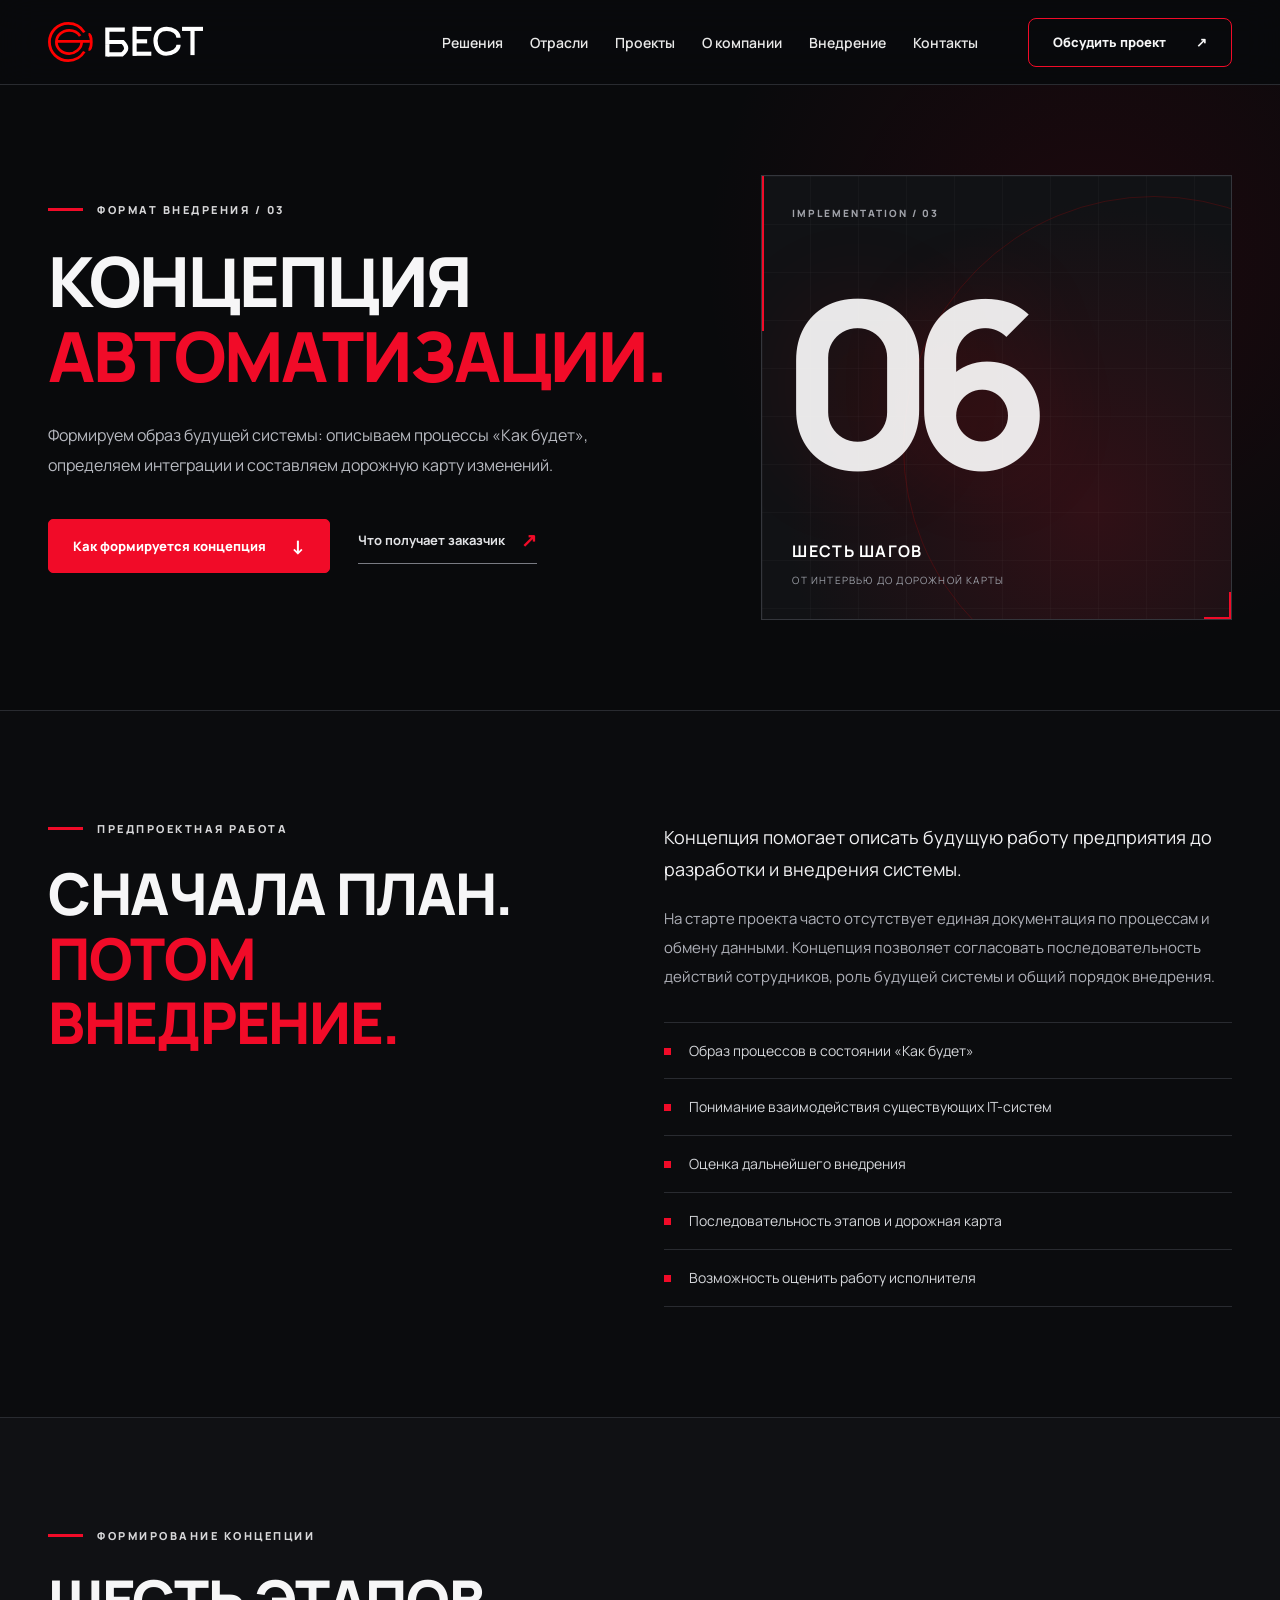
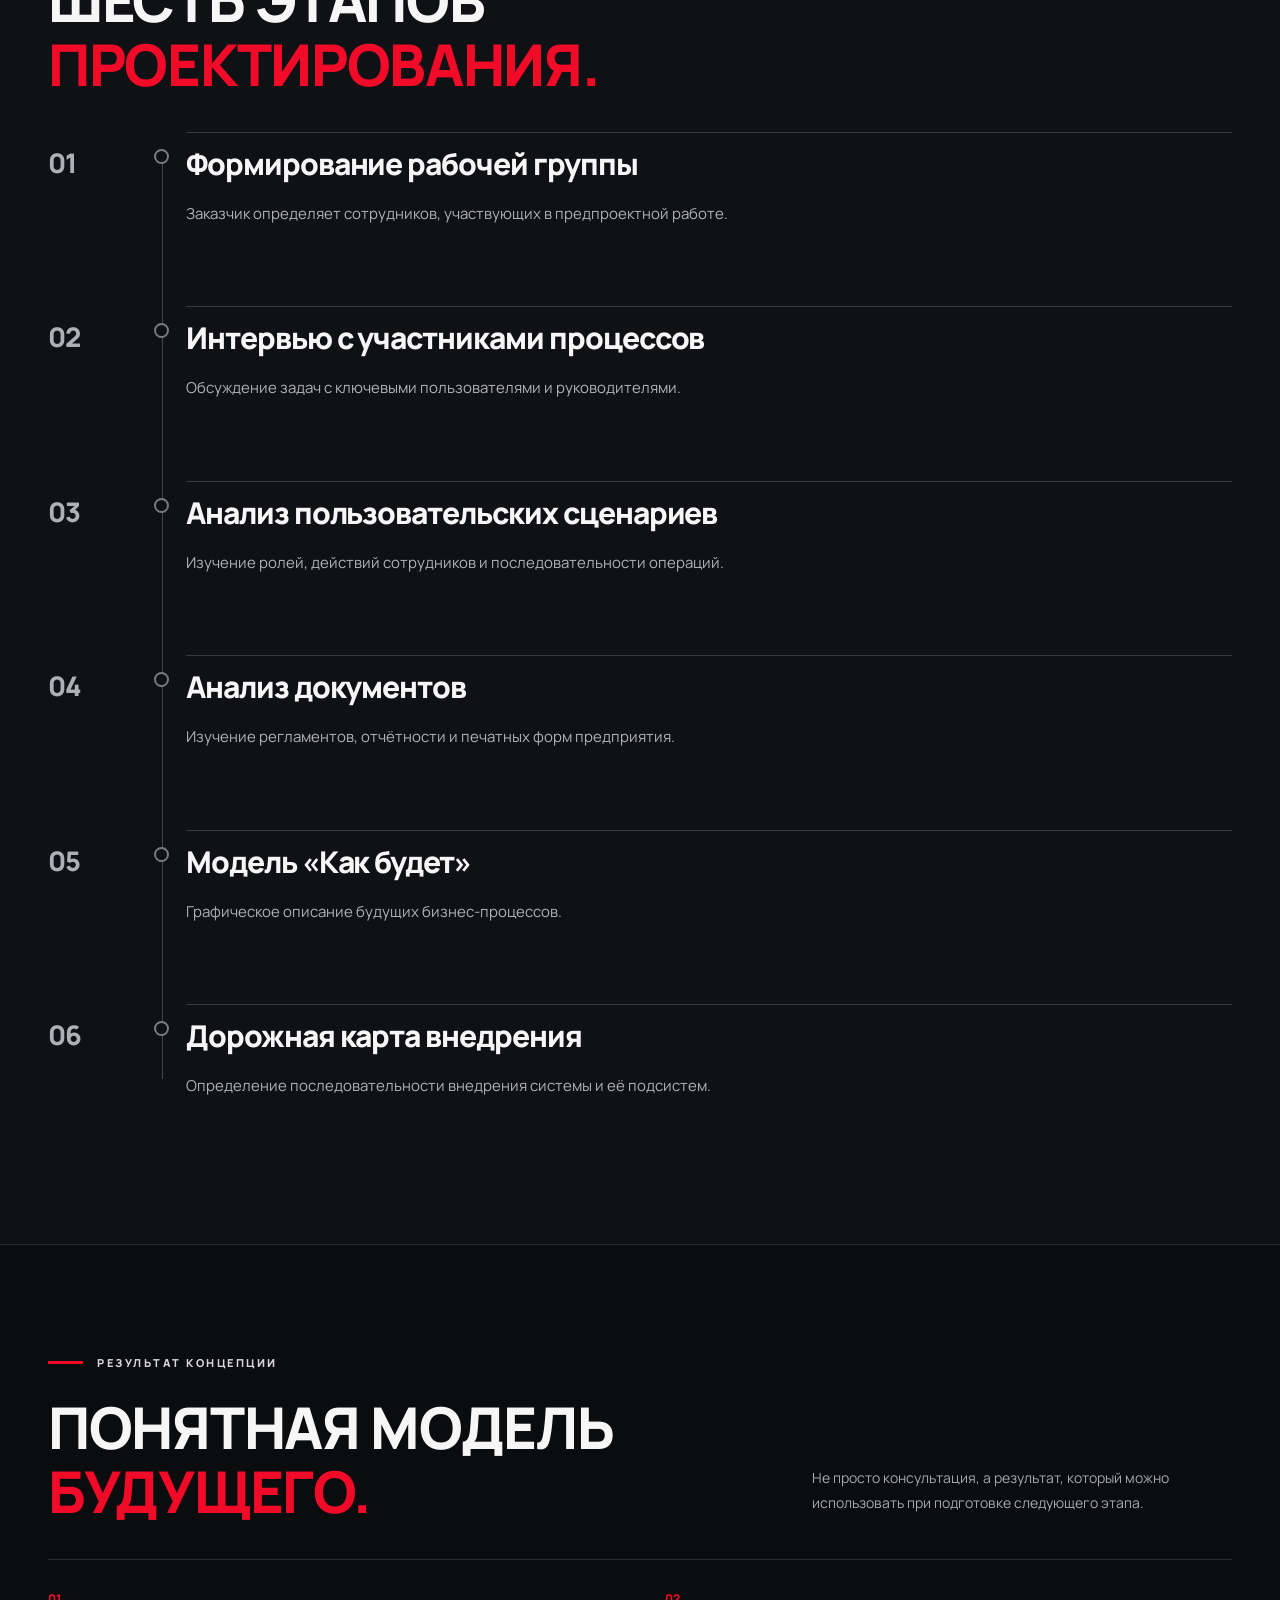
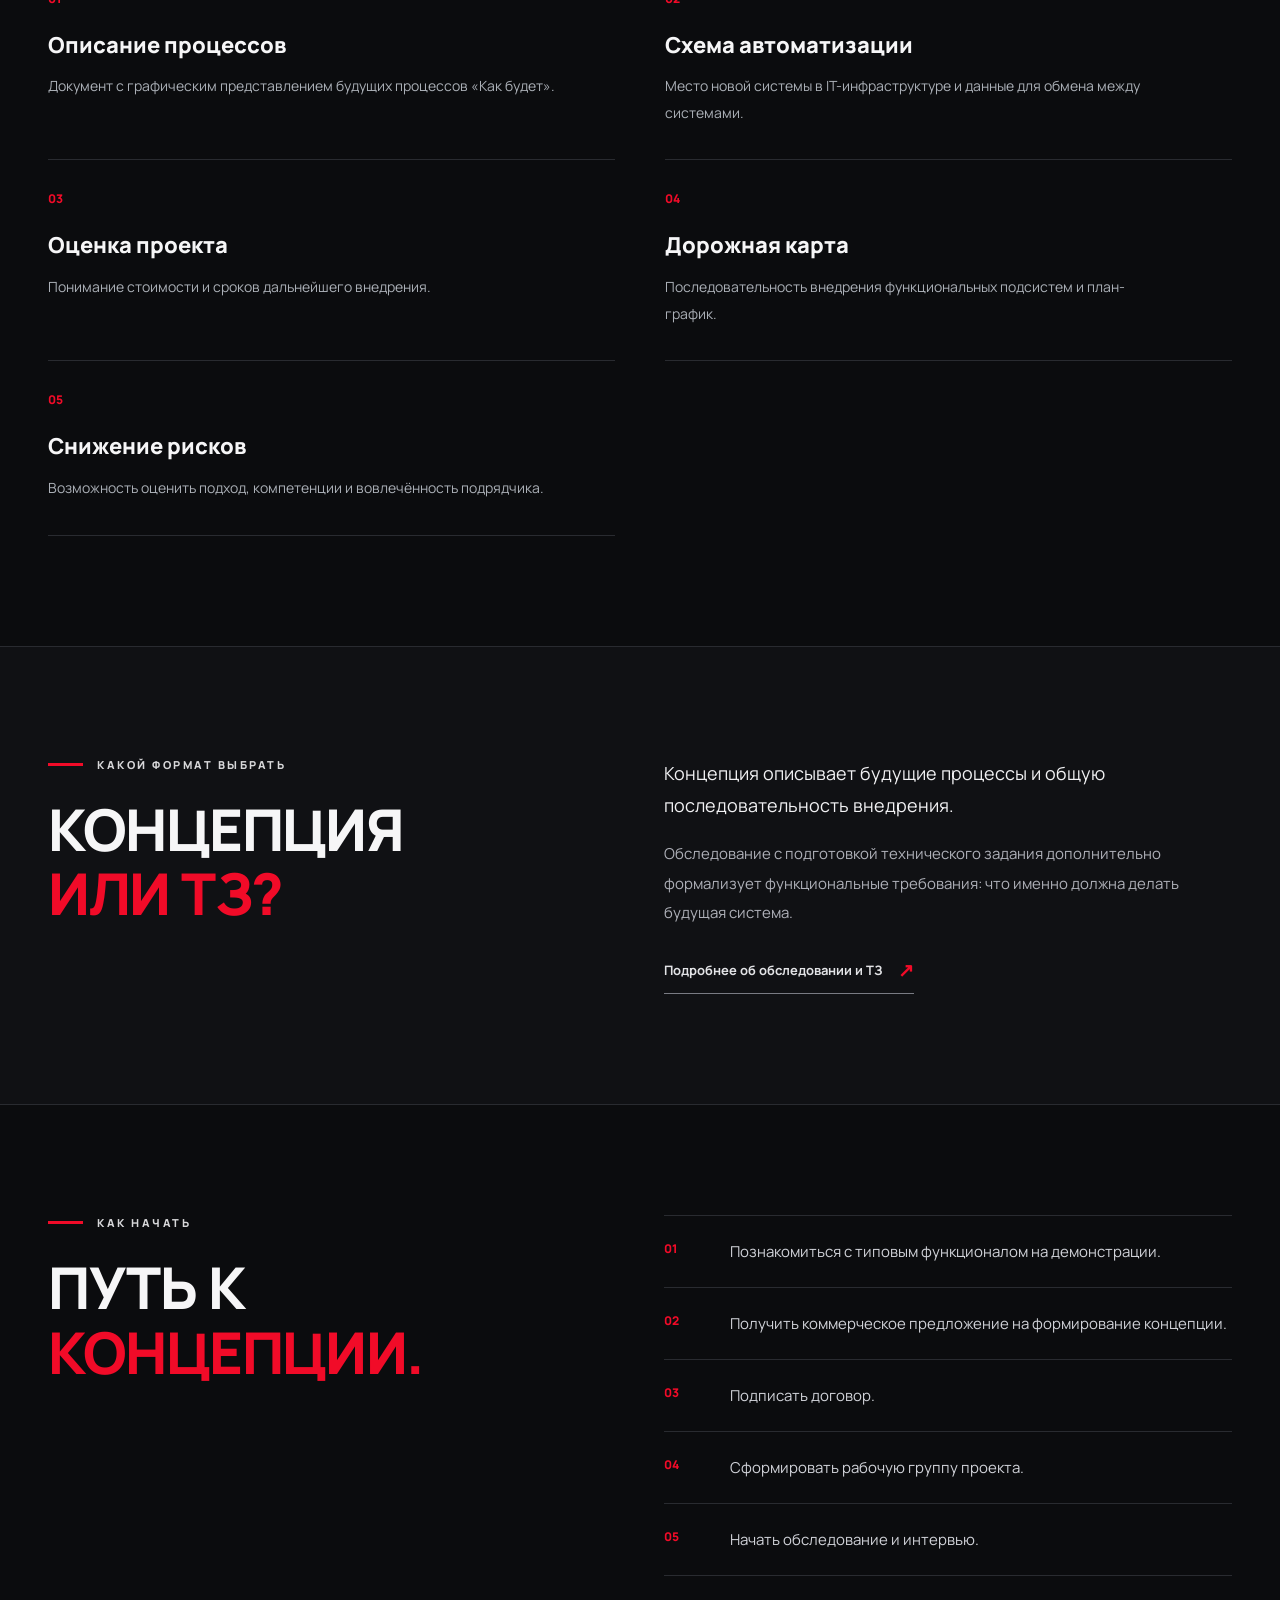
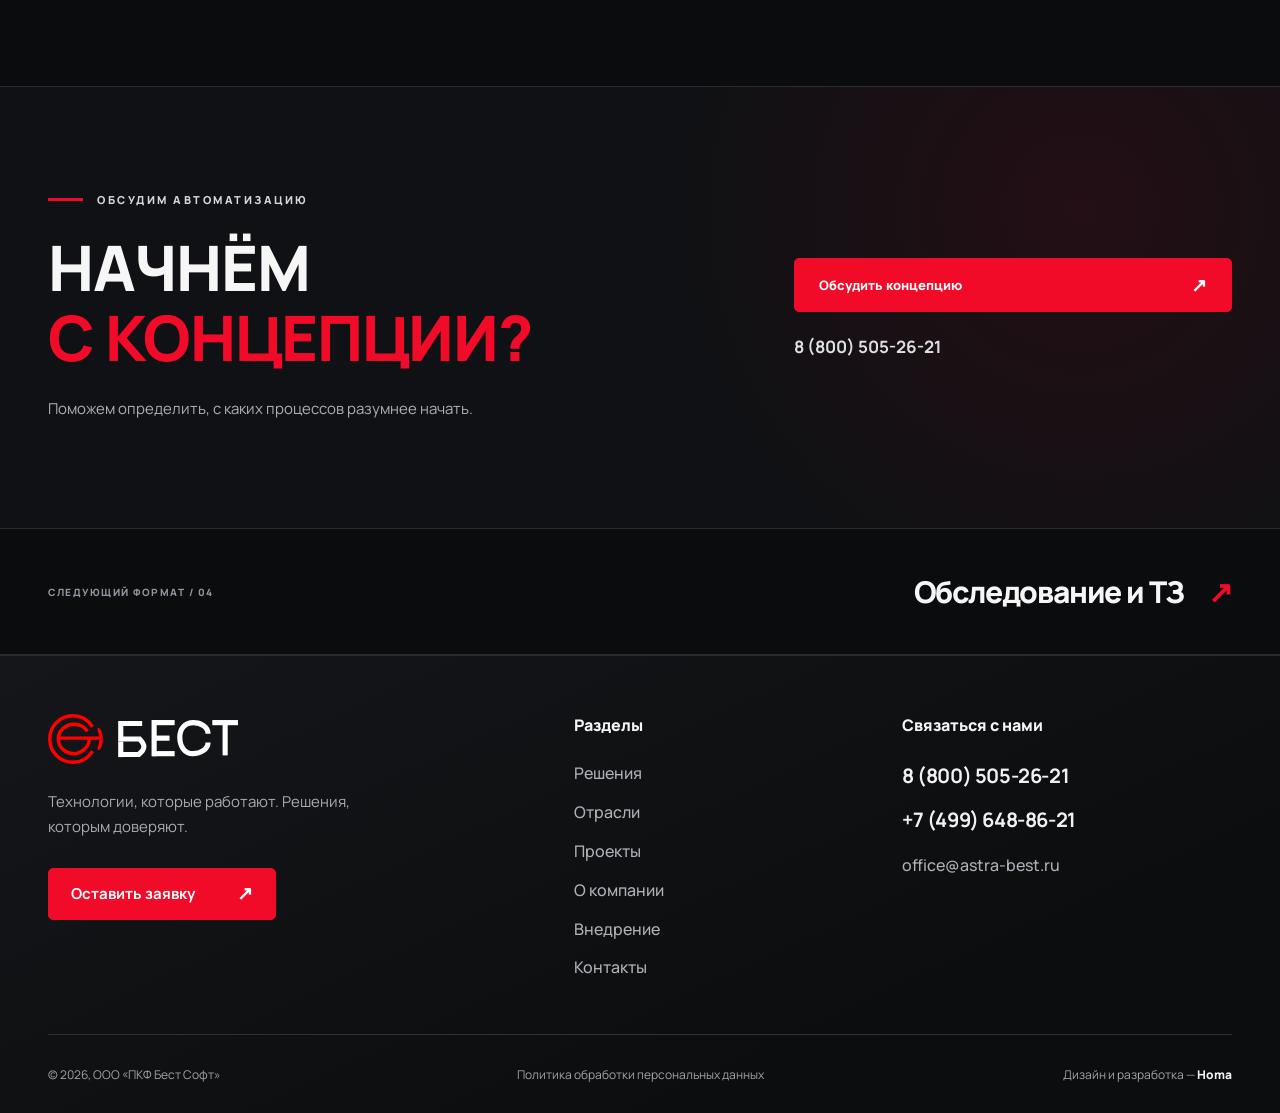
<file: automation-concept.html>
<!DOCTYPE html>
<html lang="ru">
<head>
  <meta charset="UTF-8">
  <meta name="viewport" content="width=device-width, initial-scale=1">
  <meta name="theme-color" content="#090a0c">
  <meta name="description" content="Концепция автоматизации БЕСТ: описание бизнес-процессов, схема интеграций, оценка сроков и дорожная карта внедрения.">
  <title>Концепция автоматизации — БЕСТ</title>
  <link rel="preconnect" href="https://fonts.googleapis.com">
  <link rel="preconnect" href="https://fonts.gstatic.com" crossorigin>
  <link href="https://fonts.googleapis.com/css2?family=Manrope:wght@400;500;600;700;800&display=swap" rel="stylesheet">
  <link rel="stylesheet" href="./css/implementation-detail.css">
  <link rel="stylesheet" href="./css/style.css">
  <script src="./js/implementation-detail.js" defer></script>
</head>

<body class="format-page format-page--concept">

    <header class="header" id="top">
        <div class="container header-inner">
        <a class="brand" href="./index.html" aria-label="Бест — на главную"><img src="./assets/logo.svg" alt="БЕСТ"></a>
        <nav class="nav" id="site-nav" aria-label="Основная навигация">
            <a href="./decisions.html">Решения</a><a href="#industries">Отрасли</a><a href="#cases">Проекты</a><a href="./about.html">О компании</a><a href="./implementation.html">Внедрение</a><a href="#contact">Контакты</a>
        </nav>
        <a class="button button-outline header-cta" href="#contact">Обсудить проект <span aria-hidden="true">↗</span></a>
        <button class="menu-toggle" type="button" aria-label="Открыть меню" aria-controls="site-nav" aria-expanded="false"><span></span><span></span><span></span></button>
        </div>
    </header>

  <main>

    <section class="detail-hero" aria-labelledby="page-title">
      <div class="container">
        <div class="detail-hero__grid">
          <div class="detail-hero__content">
            <div class="eyebrow" data-reveal>
              <span></span> ФОРМАТ ВНЕДРЕНИЯ / 03
            </div>
            <h1 id="page-title" data-reveal>
              Концепция<br><em>автоматизации.</em>
            </h1>
            <p class="detail-hero__lead" data-reveal>
              Формируем образ будущей системы:
              описываем процессы «Как будет»,
              определяем интеграции и составляем
              дорожную карту изменений.
            </p>
            <div class="detail-hero__actions" data-reveal>
              <a class="primary-link" href="#steps">
                Как формируется концепция <span aria-hidden="true">↓</span>
              </a>
              <a class="secondary-link" href="#results">
                Что получает заказчик <span aria-hidden="true">↗</span>
              </a>
            </div>
          </div>

          <div class="detail-hero__graphic" aria-hidden="true" data-reveal>
            <span class="detail-hero__graphic-label">IMPLEMENTATION / 03</span>
            <div class="detail-hero__graphic-number">06</div>
            <div class="detail-hero__graphic-caption">
              <strong>ШЕСТЬ ШАГОВ</strong>
              <span>ОТ ИНТЕРВЬЮ ДО ДОРОЖНОЙ КАРТЫ</span>
            </div>
            <div class="detail-hero__graphic-line"></div>
          </div>
        </div>
      </div>
    </section>

    <!-- INTRO -->
    <section class="detail-section">
      <div class="container intro-grid">
        <div data-reveal>
          <div class="eyebrow"><span></span> ПРЕДПРОЕКТНАЯ РАБОТА</div>
          <h2>Сначала план.<br><em>Потом внедрение.</em></h2>
        </div>
        <div class="intro-copy" data-reveal>
          <p class="lead">
            Концепция помогает описать будущую работу
            предприятия до разработки и внедрения системы.
          </p>
          <p>
            На старте проекта часто отсутствует единая
            документация по процессам и обмену данными.
            Концепция позволяет согласовать последовательность
            действий сотрудников, роль будущей системы
            и общий порядок внедрения.
          </p>
          <ul class="check-list">
            <li>Образ процессов в состоянии «Как будет»</li>
            <li>Понимание взаимодействия существующих IT-систем</li>
            <li>Оценка дальнейшего внедрения</li>
            <li>Последовательность этапов и дорожная карта</li>
            <li>Возможность оценить работу исполнителя</li>
          </ul>
        </div>
      </div>
    </section>

    <!-- PROCESS -->
    <section class="detail-section section-dark" id="steps">
      <div class="container">
        <div class="section-heading" data-reveal>
          <div>
            <div class="eyebrow"><span></span> ФОРМИРОВАНИЕ КОНЦЕПЦИИ</div>
            <h2>Шесть этапов<br><em>проектирования.</em></h2>
          </div>
        </div>

        <ol class="timeline" data-timeline>
          <li class="timeline__item" data-reveal>
            <span class="timeline__number">01</span>
            <div>
              <h3>Формирование рабочей группы</h3>
              <p>Заказчик определяет сотрудников, участвующих в предпроектной работе.</p>
            </div>
          </li>
          <li class="timeline__item" data-reveal>
            <span class="timeline__number">02</span>
            <div>
              <h3>Интервью с участниками процессов</h3>
              <p>Обсуждение задач с ключевыми пользователями и руководителями.</p>
            </div>
          </li>
          <li class="timeline__item" data-reveal>
            <span class="timeline__number">03</span>
            <div>
              <h3>Анализ пользовательских сценариев</h3>
              <p>Изучение ролей, действий сотрудников и последовательности операций.</p>
            </div>
          </li>
          <li class="timeline__item" data-reveal>
            <span class="timeline__number">04</span>
            <div>
              <h3>Анализ документов</h3>
              <p>Изучение регламентов, отчётности и печатных форм предприятия.</p>
            </div>
          </li>
          <li class="timeline__item" data-reveal>
            <span class="timeline__number">05</span>
            <div>
              <h3>Модель «Как будет»</h3>
              <p>Графическое описание будущих бизнес-процессов.</p>
            </div>
          </li>
          <li class="timeline__item" data-reveal>
            <span class="timeline__number">06</span>
            <div>
              <h3>Дорожная карта внедрения</h3>
              <p>Определение последовательности внедрения системы и её подсистем.</p>
            </div>
          </li>
        </ol>
      </div>
    </section>

    <!-- RESULTS -->
    <section class="detail-section" id="results">
      <div class="container">
        <div class="section-heading" data-reveal>
          <div>
            <div class="eyebrow"><span></span> РЕЗУЛЬТАТ КОНЦЕПЦИИ</div>
            <h2>Понятная модель<br><em>будущего.</em></h2>
          </div>
          <p>Не просто консультация, а результат, который можно использовать при подготовке следующего этапа.</p>
        </div>

        <div class="outcomes-grid">
          <article class="outcome" data-reveal>
            <span>01</span>
            <h3>Описание процессов</h3>
            <p>Документ с графическим представлением будущих процессов «Как будет».</p>
          </article>
          <article class="outcome" data-reveal>
            <span>02</span>
            <h3>Схема автоматизации</h3>
            <p>Место новой системы в IT-инфраструктуре и данные для обмена между системами.</p>
          </article>
          <article class="outcome" data-reveal>
            <span>03</span>
            <h3>Оценка проекта</h3>
            <p>Понимание стоимости и сроков дальнейшего внедрения.</p>
          </article>
          <article class="outcome" data-reveal>
            <span>04</span>
            <h3>Дорожная карта</h3>
            <p>Последовательность внедрения функциональных подсистем и план-график.</p>
          </article>
          <article class="outcome" data-reveal>
            <span>05</span>
            <h3>Снижение рисков</h3>
            <p>Возможность оценить подход, компетенции и вовлечённость подрядчика.</p>
          </article>
        </div>
      </div>
    </section>

    <!-- COMPARISON -->
    <section class="detail-section section-dark">
      <div class="container intro-grid">
        <div data-reveal>
          <div class="eyebrow"><span></span> КАКОЙ ФОРМАТ ВЫБРАТЬ</div>
          <h2>Концепция<br><em>или ТЗ?</em></h2>
        </div>
        <div class="intro-copy" data-reveal>
          <p class="lead">
            Концепция описывает будущие процессы и общую
            последовательность внедрения.
          </p>
          <p>
            Обследование с подготовкой технического задания
            дополнительно формализует функциональные
            требования: что именно должна делать будущая система.
          </p>
          <a class="secondary-link" href="./survey-specification.html">
            Подробнее об обследовании и ТЗ <span aria-hidden="true">↗</span>
          </a>
        </div>
      </div>
    </section>

    <!-- BEGIN -->
    <section class="detail-section">
      <div class="container intro-grid">
        <div data-reveal>
          <div class="eyebrow"><span></span> КАК НАЧАТЬ</div>
          <h2>Путь к<br><em>концепции.</em></h2>
        </div>
        <div data-reveal>
          <ol class="simple-steps">
            <li>Познакомиться с типовым функционалом на демонстрации.</li>
            <li>Получить коммерческое предложение на формирование концепции.</li>
            <li>Подписать договор.</li>
            <li>Сформировать рабочую группу проекта.</li>
            <li>Начать обследование и интервью.</li>
          </ol>
        </div>
      </div>
    </section>

    <section class="detail-contact" id="contact">
      <div class="container detail-contact__grid">
        <div data-reveal>
          <div class="eyebrow"><span></span> ОБСУДИМ АВТОМАТИЗАЦИЮ</div>
          <h2>Начнём<br><em>с концепции?</em></h2>
          <p>Поможем определить, с каких процессов разумнее начать.</p>
        </div>
        <div class="detail-contact__actions" data-reveal>
          <a class="primary-link" href="mailto:office@astra-best.ru?subject=Концепция%20автоматизации">
            Обсудить концепцию <span aria-hidden="true">↗</span>
          </a>
          <a href="tel:88005052621">8 (800) 505-26-21</a>
        </div>
      </div>
    </section>

    <nav class="format-next" aria-label="Другие форматы внедрения">
      <div class="container">
        <span>СЛЕДУЮЩИЙ ФОРМАТ / 04</span>
        <a href="./survey-specification.html">
          Обследование и ТЗ <span aria-hidden="true">↗</span>
        </a>
      </div>
    </nav>

  </main>

      <!-- FOOTER -->
  <footer class="site-footer" id="footer">
    <div class="container">

      <div class="site-footer__main">

        <!-- БРЕНД И ЗАЯВКА -->
        <div class="site-footer__identity">

          <a href="#top" class="site-footer__logo">
            <img src="./assets/logo.svg" alt="БЕСТ">
          </a>

          <p class="site-footer__description">
            Технологии, которые работают.
            Решения, которым доверяют.
          </p>

          <a
            href="mailto:office@astra-best.ru?subject=Заявка%20с%20сайта"
            class="site-footer__cta"
          >
            Оставить заявку
            <span aria-hidden="true">↗</span>
          </a>

        </div>

        <!-- РАЗДЕЛЫ -->
        <nav class="site-footer__nav" aria-label="Разделы сайта">
          <h2 class="site-footer__heading">Разделы</h2>

          <a href="./decisions.html">Решения</a>
          <a href="#industries">Отрасли</a>
          <a href="#cases">Проекты</a>
          <a href="./about.html">О компании</a>
          <a href="./implementation.html">Внедрение</a>
          <a href="#contact">Контакты</a>
        </nav>

        <!-- КОНТАКТЫ -->
        <div class="site-footer__contacts">
          <h2 class="site-footer__heading">Связаться с нами</h2>

          <a class="site-footer__phone" href="tel:88005052621">
            8 (800) 505-26-21
          </a>

          <a class="site-footer__phone" href="tel:+74996488621">
            +7 (499) 648-86-21
          </a>

          <a class="site-footer__email" href="mailto:office@astra-best.ru">
            office@astra-best.ru
          </a>
        </div>

      </div>

      <!-- НИЖНЯЯ СТРОКА -->
      <div class="site-footer__bottom">

        <span class="site-footer__copyright">
          © <span id="year">2026</span>,
          ООО «ПКФ Бест Софт»
        </span>

        <a
          href="https://astra-best.ru/policy/index.php"
          target="_blank"
          rel="noopener noreferrer"
          class="site-footer__policy"
        >
          Политика обработки персональных данных
        </a>

        <span class="site-footer__author">
          Дизайн и разработка — <strong>Homa</strong>
        </span>

      </div>

    </div>
  </footer>

  <button class="back-to-top" type="button"
    aria-label="Вернуться наверх" tabindex="-1">↑</button>
</body>
</html>
</file>
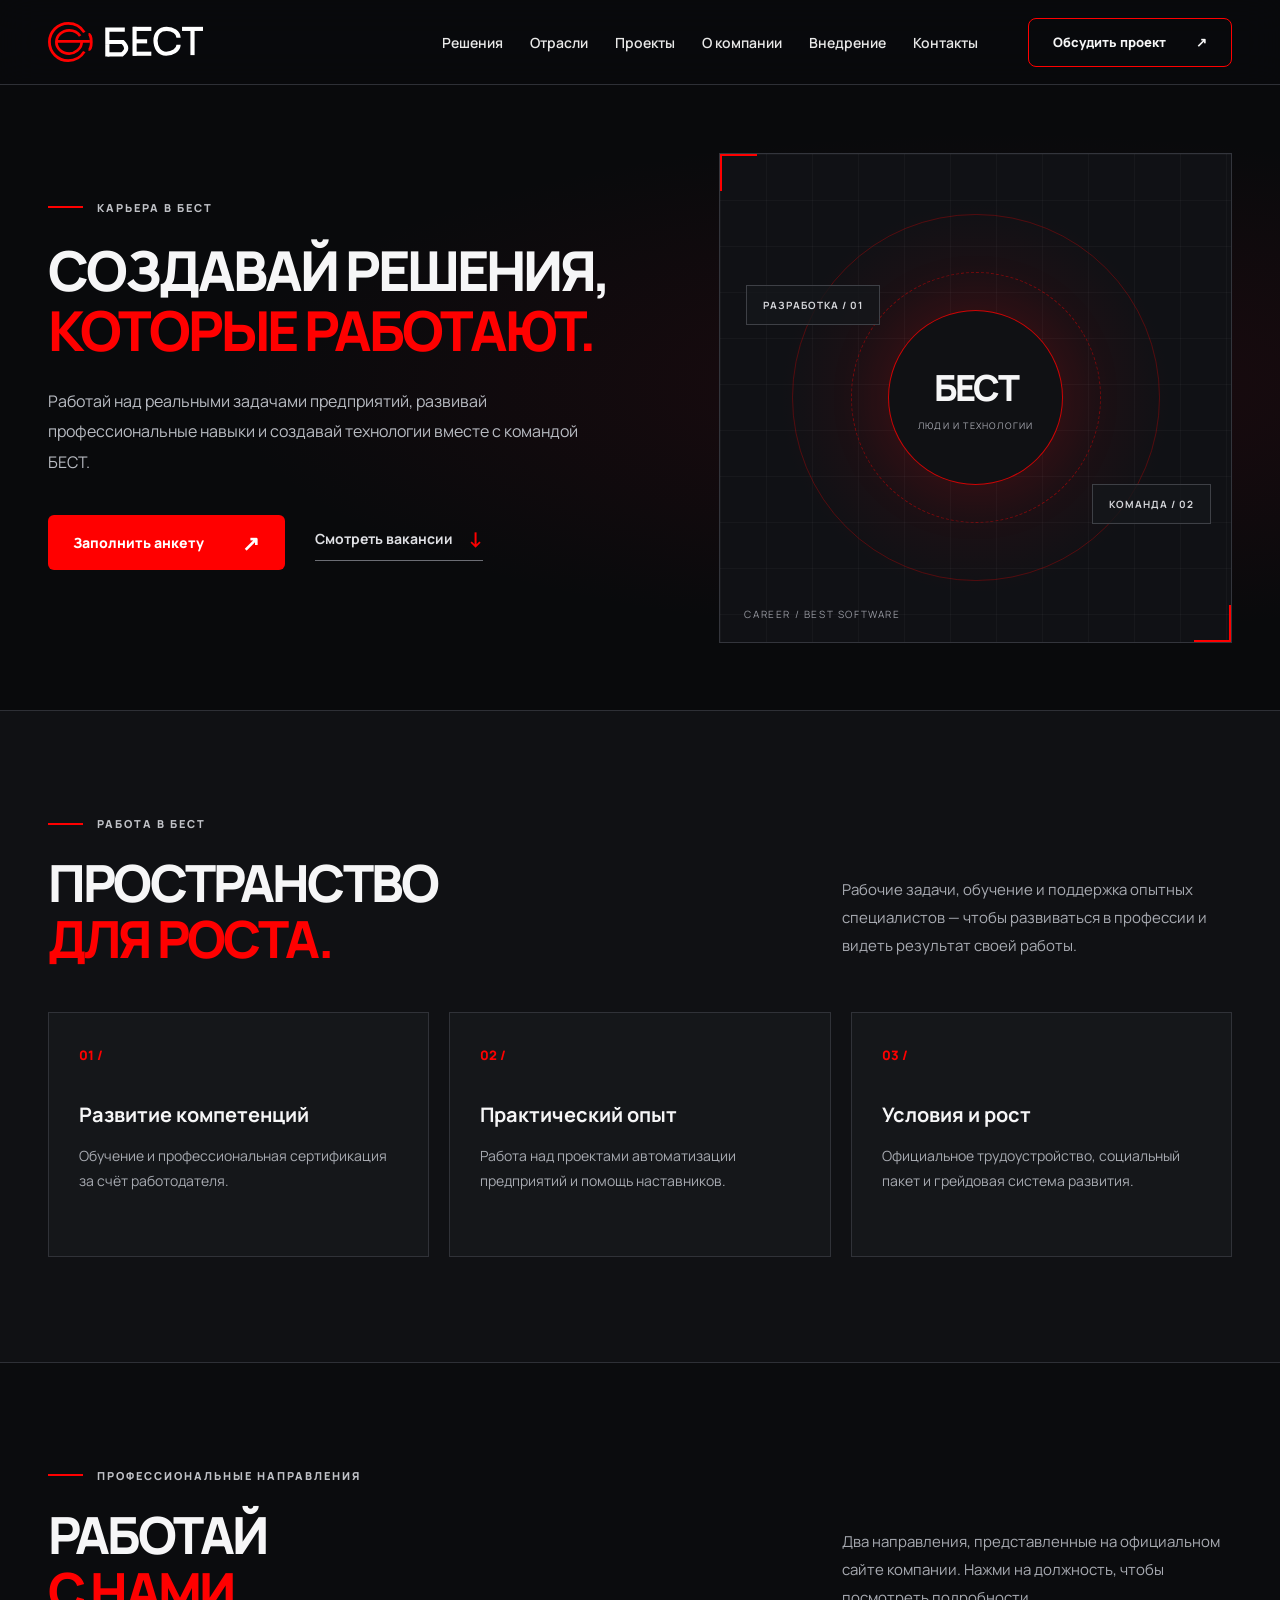
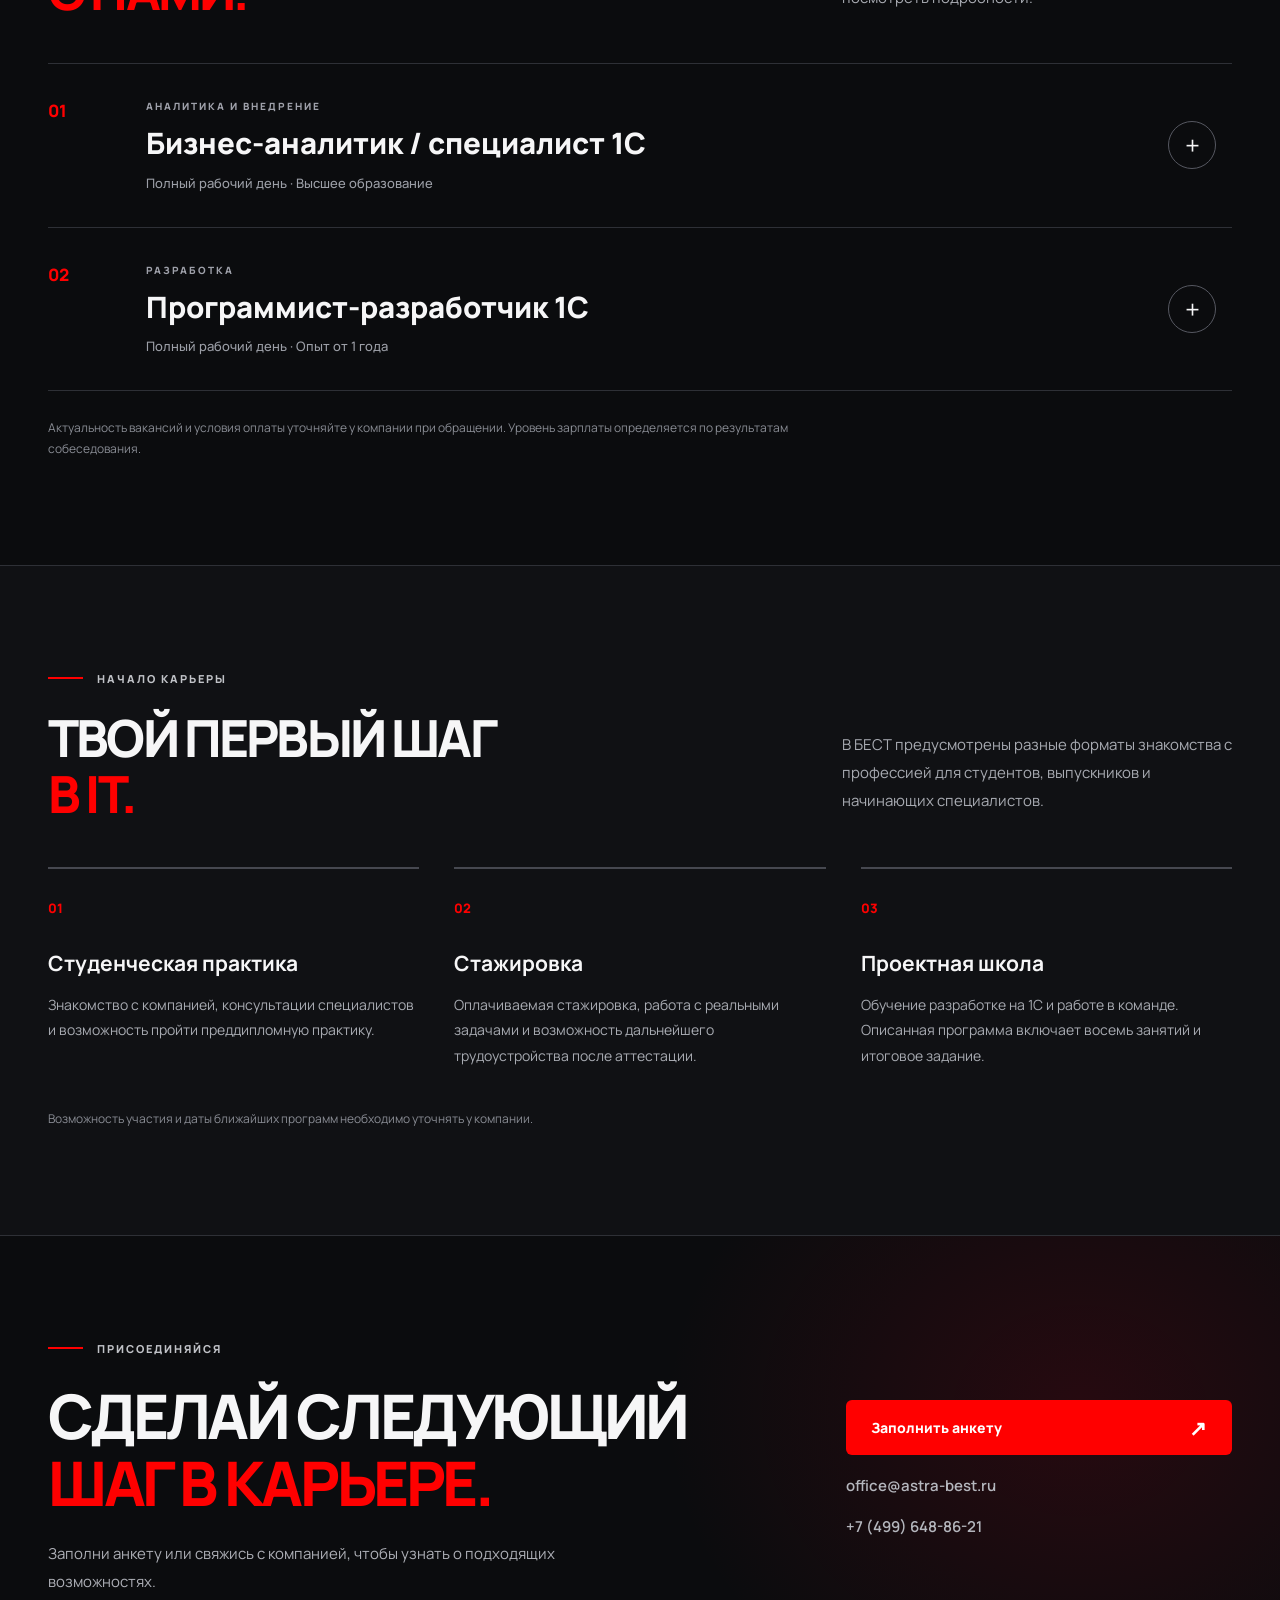
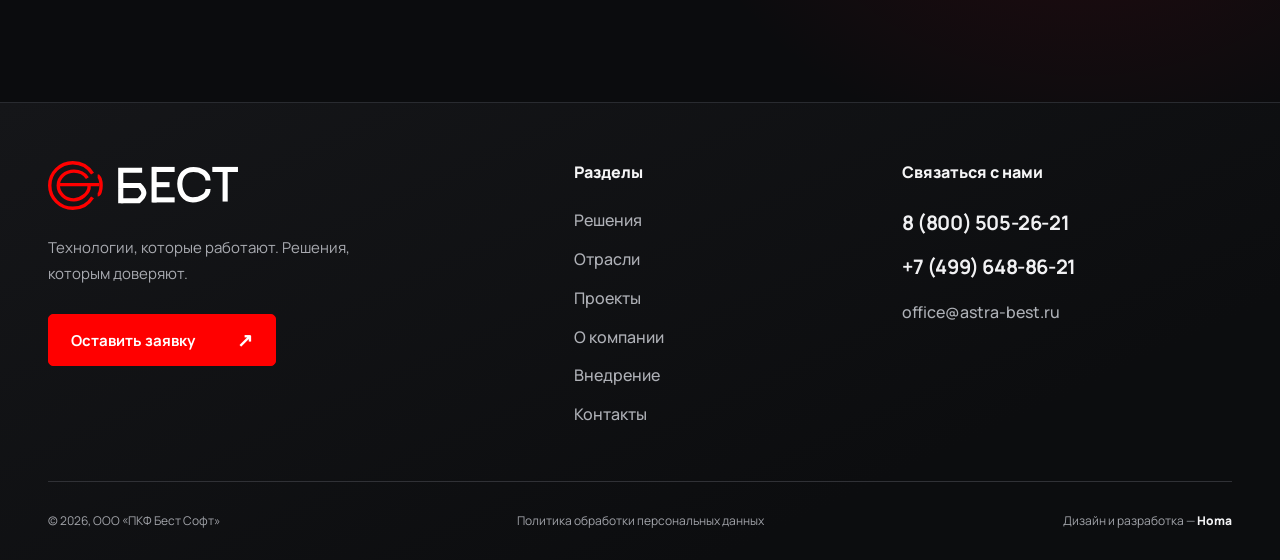
<file: career.html>
<!DOCTYPE html>
<html lang="ru">
<head>
  <meta charset="UTF-8">
  <meta name="viewport" content="width=device-width, initial-scale=1">
  <meta name="theme-color" content="#0b0c0e">
  <meta name="description" content="Карьера в компании БЕСТ: вакансии специалистов 1С, обучение, стажировки и студенческие практики.">

  <title>Карьера в БЕСТ — Работа и развитие</title>

  <link rel="preconnect" href="https://fonts.googleapis.com">
  <link rel="preconnect" href="https://fonts.gstatic.com" crossorigin>
  <link href="https://fonts.googleapis.com/css2?family=Manrope:wght@400;500;600;700;800&display=swap" rel="stylesheet">

  
  <link rel="stylesheet" href="./css/style.css">
  <link rel="stylesheet" href="./css/career.css">
  <script src="./js/career.js" defer></script>
</head>

<body>

 <header class="header" id="top">
    <div class="container header-inner">
      <a class="brand" href="./index.html" aria-label="Бест — на главную"><img src="./assets/logo.svg" alt="БЕСТ"></a>
      <nav class="nav" id="site-nav" aria-label="Основная навигация">
        <a href="./decisions.html">Решения</a><a href="#industries">Отрасли</a><a href="#cases">Проекты</a><a href="./about.html">О компании</a><a href="./implementation.html">Внедрение</a><a href="#contact">Контакты</a>
      </nav>
      <a class="button button-outline header-cta" href="#contact">Обсудить проект <span aria-hidden="true">↗</span></a>
      <button class="menu-toggle" type="button" aria-label="Открыть меню" aria-controls="site-nav" aria-expanded="false"><span></span><span></span><span></span></button>
    </div>
  </header>

  <main>

    <!-- HERO -->
    <section class="career-hero" aria-labelledby="career-title">
      <div class="container">

        <div class="career-hero__layout">

          <div class="career-hero__content">
            <div class="career-overline" data-reveal>
              <span></span> КАРЬЕРА В БЕСТ
            </div>

            <h1 id="career-title" data-reveal>
              Создавай решения,<br>
              <em>которые работают.</em>
            </h1>

            <p data-reveal>
              Работай над реальными задачами предприятий,
              развивай профессиональные навыки и создавай
              технологии вместе с командой БЕСТ.
            </p>

            <div class="career-hero__actions" data-reveal>
              <a
                href="https://forms.yandex.ru/cloud/6878d88f02848f0656125654/"
                target="_blank"
                rel="noopener noreferrer"
                class="career-btn career-btn--red"
              >
                Заполнить анкету
                <span aria-hidden="true">↗</span>
              </a>

              <a href="#vacancies" class="career-text-link">
                Смотреть вакансии
                <span aria-hidden="true">↓</span>
              </a>
            </div>
          </div>

          <!-- Декоративная технологическая композиция -->
          <div class="career-hero__visual" aria-hidden="true" data-reveal>
            <div class="career-hero__orbit career-hero__orbit--outer"></div>
            <div class="career-hero__orbit career-hero__orbit--inner"></div>
            <div class="career-hero__visual-center">
              <span>БЕСТ</span>
              <small>ЛЮДИ И ТЕХНОЛОГИИ</small>
            </div>
            <span class="career-hero__marker career-hero__marker--one">РАЗРАБОТКА / 01</span>
            <span class="career-hero__marker career-hero__marker--two">КОМАНДА / 02</span>
            <span class="career-hero__visual-index">CAREER / BEST SOFTWARE</span>
          </div>

        </div>
      </div>
    </section>

    <!-- BENEFITS -->
    <section class="career-section career-benefits" id="benefits">
      <div class="container">

        <div class="career-section-head" data-reveal>
          <div>
            <div class="career-overline">
              <span></span> РАБОТА В БЕСТ
            </div>
            <h2>Пространство<br><em>для роста.</em></h2>
          </div>

          <p>
            Рабочие задачи, обучение и поддержка
            опытных специалистов — чтобы развиваться
            в профессии и видеть результат своей работы.
          </p>
        </div>

        <div class="career-benefits__grid">

          <article class="career-benefit" data-reveal>
            <span class="career-benefit__number">01 /</span>
            <h3>Развитие компетенций</h3>
            <p>
              Обучение и профессиональная сертификация
              за счёт работодателя.
            </p>
          </article>

          <article class="career-benefit" data-reveal>
            <span class="career-benefit__number">02 /</span>
            <h3>Практический опыт</h3>
            <p>
              Работа над проектами автоматизации
              предприятий и помощь наставников.
            </p>
          </article>

          <article class="career-benefit" data-reveal>
            <span class="career-benefit__number">03 /</span>
            <h3>Условия и рост</h3>
            <p>
              Официальное трудоустройство, социальный пакет
              и грейдовая система развития.
            </p>
          </article>

        </div>
      </div>
    </section>

    <!-- VACANCIES -->
    <section class="career-section career-vacancies" id="vacancies">
      <div class="container">

        <div class="career-section-head" data-reveal>
          <div>
            <div class="career-overline">
              <span></span> ПРОФЕССИОНАЛЬНЫЕ НАПРАВЛЕНИЯ
            </div>
            <h2>Работай<br><em>с нами.</em></h2>
          </div>

          <p>
            Два направления, представленные на официальном
            сайте компании. Нажми на должность, чтобы
            посмотреть подробности.
          </p>
        </div>

        <div class="career-vacancies__list">

          <!-- VACANCY 01 -->
          <details class="career-vacancy" data-reveal>
            <summary>
              <span class="career-vacancy__index">01</span>

              <span class="career-vacancy__heading">
                <span class="career-vacancy__type">
                  АНАЛИТИКА И ВНЕДРЕНИЕ
                </span>
                <strong>Бизнес-аналитик / специалист 1С</strong>
                <small>Полный рабочий день · Высшее образование</small>
              </span>

              <span class="career-vacancy__plus" aria-hidden="true">+</span>
            </summary>

            <div class="career-vacancy__details">
              <div>
                <h3>Чем предстоит заниматься</h3>
                <p>
                  Участвовать в проектах автоматизации: изучать
                  бизнес-процессы, готовить технические задания,
                  ставить задачи разработчикам, тестировать
                  функциональность и сопровождать внедрения.
                </p>
              </div>

              <div>
                <h3>Что важно</h3>
                <ul>
                  <li>Знание основных механизмов платформы 1С</li>
                  <li>Опыт работы с конфигурациями 1С</li>
                  <li>Навыки подготовки документации</li>
                  <li>Ответственный подход к срокам</li>
                </ul>
              </div>

              <a
                class="career-vacancy__apply"
                href="https://forms.yandex.ru/cloud/6878d88f02848f0656125654/"
                target="_blank"
                rel="noopener noreferrer"
              >
                Откликнуться <span aria-hidden="true">↗</span>
              </a>
            </div>
          </details>

          <!-- VACANCY 02 -->
          <details class="career-vacancy" data-reveal>
            <summary>
              <span class="career-vacancy__index">02</span>

              <span class="career-vacancy__heading">
                <span class="career-vacancy__type">
                  РАЗРАБОТКА
                </span>
                <strong>Программист-разработчик 1С</strong>
                <small>Полный рабочий день · Опыт от 1 года</small>
              </span>

              <span class="career-vacancy__plus" aria-hidden="true">+</span>
            </summary>

            <div class="career-vacancy__details">
              <div>
                <h3>Чем предстоит заниматься</h3>
                <p>
                  Разрабатывать и дорабатывать решения
                  на платформе «1С:Предприятие 8», создавать
                  интеграции, оптимизировать подсистемы
                  и сопровождать внедрённые продукты.
                </p>
              </div>

              <div>
                <h3>Что важно</h3>
                <ul>
                  <li>Опыт программирования на платформе 1С</li>
                  <li>Знание механизмов «1С:Предприятие 8»</li>
                  <li>Умение работать с технической документацией</li>
                  <li>Навыки разработки и поддержки конфигураций</li>
                </ul>
              </div>

              <a
                class="career-vacancy__apply"
                href="https://forms.yandex.ru/cloud/6878d88f02848f0656125654/"
                target="_blank"
                rel="noopener noreferrer"
              >
                Откликнуться <span aria-hidden="true">↗</span>
              </a>
            </div>
          </details>

        </div>

        <p class="career-vacancies__notice">
          Актуальность вакансий и условия оплаты уточняйте
          у компании при обращении. Уровень зарплаты
          определяется по результатам собеседования.
        </p>

      </div>
    </section>

    <!-- CAREER START -->
    <section class="career-section career-start" id="start">
      <div class="container">

        <div class="career-section-head" data-reveal>
          <div>
            <div class="career-overline">
              <span></span> НАЧАЛО КАРЬЕРЫ
            </div>
            <h2>Твой первый шаг<br><em>в IT.</em></h2>
          </div>

          <p>
            В БЕСТ предусмотрены разные форматы знакомства
            с профессией для студентов, выпускников
            и начинающих специалистов.
          </p>
        </div>

        <div class="career-start__grid">

          <article class="career-start__item" data-reveal>
            <span>01</span>
            <h3>Студенческая практика</h3>
            <p>
              Знакомство с компанией, консультации
              специалистов и возможность пройти
              преддипломную практику.
            </p>
          </article>

          <article class="career-start__item" data-reveal>
            <span>02</span>
            <h3>Стажировка</h3>
            <p>
              Оплачиваемая стажировка, работа с реальными
              задачами и возможность дальнейшего
              трудоустройства после аттестации.
            </p>
          </article>

          <article class="career-start__item" data-reveal>
            <span>03</span>
            <h3>Проектная школа</h3>
            <p>
              Обучение разработке на 1С и работе в команде.
              Описанная программа включает восемь занятий
              и итоговое задание.
            </p>
          </article>

        </div>

        <p class="career-start__note">
          Возможность участия и даты ближайших программ
          необходимо уточнять у компании.
        </p>

      </div>
    </section>

    <!-- APPLY -->
    <section class="career-apply" id="apply">
      <div class="container career-apply__layout">

        <div data-reveal>
          <div class="career-overline">
            <span></span> ПРИСОЕДИНЯЙСЯ
          </div>

          <h2>
            Сделай следующий<br>
            <em>шаг в карьере.</em>
          </h2>

          <p>
            Заполни анкету или свяжись с компанией,
            чтобы узнать о подходящих возможностях.
          </p>
        </div>

        <div class="career-apply__actions" data-reveal>
          <a
            href="https://forms.yandex.ru/cloud/6878d88f02848f0656125654/"
            target="_blank"
            rel="noopener noreferrer"
            class="career-btn career-btn--red"
          >
            Заполнить анкету
            <span aria-hidden="true">↗</span>
          </a>

          <a href="mailto:office@astra-best.ru">
            office@astra-best.ru
          </a>

          <a href="tel:+74996488621">
            +7 (499) 648-86-21
          </a>
        </div>

      </div>
    </section>

  </main>

 <!-- FOOTER -->
  <footer class="site-footer" id="footer">
    <div class="container">

      <div class="site-footer__main">

        <!-- БРЕНД И ЗАЯВКА -->
        <div class="site-footer__identity">

          <a href="#top" class="site-footer__logo">
            <img src="./assets/logo.svg" alt="БЕСТ">
          </a>

          <p class="site-footer__description">
            Технологии, которые работают.
            Решения, которым доверяют.
          </p>

          <a
            href="mailto:office@astra-best.ru?subject=Заявка%20с%20сайта"
            class="site-footer__cta"
          >
            Оставить заявку
            <span aria-hidden="true">↗</span>
          </a>

        </div>

        <!-- РАЗДЕЛЫ -->
        <nav class="site-footer__nav" aria-label="Разделы сайта">
          <h2 class="site-footer__heading">Разделы</h2>

          <a href="./decisions.html">Решения</a>
          <a href="#industries">Отрасли</a>
          <a href="#cases">Проекты</a>
          <a href="./about.html">О компании</a>
          <a href="./implementation.html">Внедрение</a>
          <a href="#contact">Контакты</a>
        </nav>

        <!-- КОНТАКТЫ -->
        <div class="site-footer__contacts">
          <h2 class="site-footer__heading">Связаться с нами</h2>

          <a class="site-footer__phone" href="tel:88005052621">
            8 (800) 505-26-21
          </a>

          <a class="site-footer__phone" href="tel:+74996488621">
            +7 (499) 648-86-21
          </a>

          <a class="site-footer__email" href="mailto:office@astra-best.ru">
            office@astra-best.ru
          </a>
        </div>

      </div>

      <!-- НИЖНЯЯ СТРОКА -->
      <div class="site-footer__bottom">

        <span class="site-footer__copyright">
          © <span id="year">2026</span>,
          ООО «ПКФ Бест Софт»
        </span>

        <a
          href="https://astra-best.ru/policy/index.php"
          target="_blank"
          rel="noopener noreferrer"
          class="site-footer__policy"
        >
          Политика обработки персональных данных
        </a>

        <span class="site-footer__author">
          Дизайн и разработка — <strong>Homa</strong>
        </span>

      </div>

    </div>
  </footer>

  <!-- BACK TO TOP -->
  <button
    class="career-top"
    type="button"
    aria-label="Вернуться наверх"
    title="Наверх"
    tabindex="-1"
  >
    ↑
  </button>

</body>
</html>
</file>
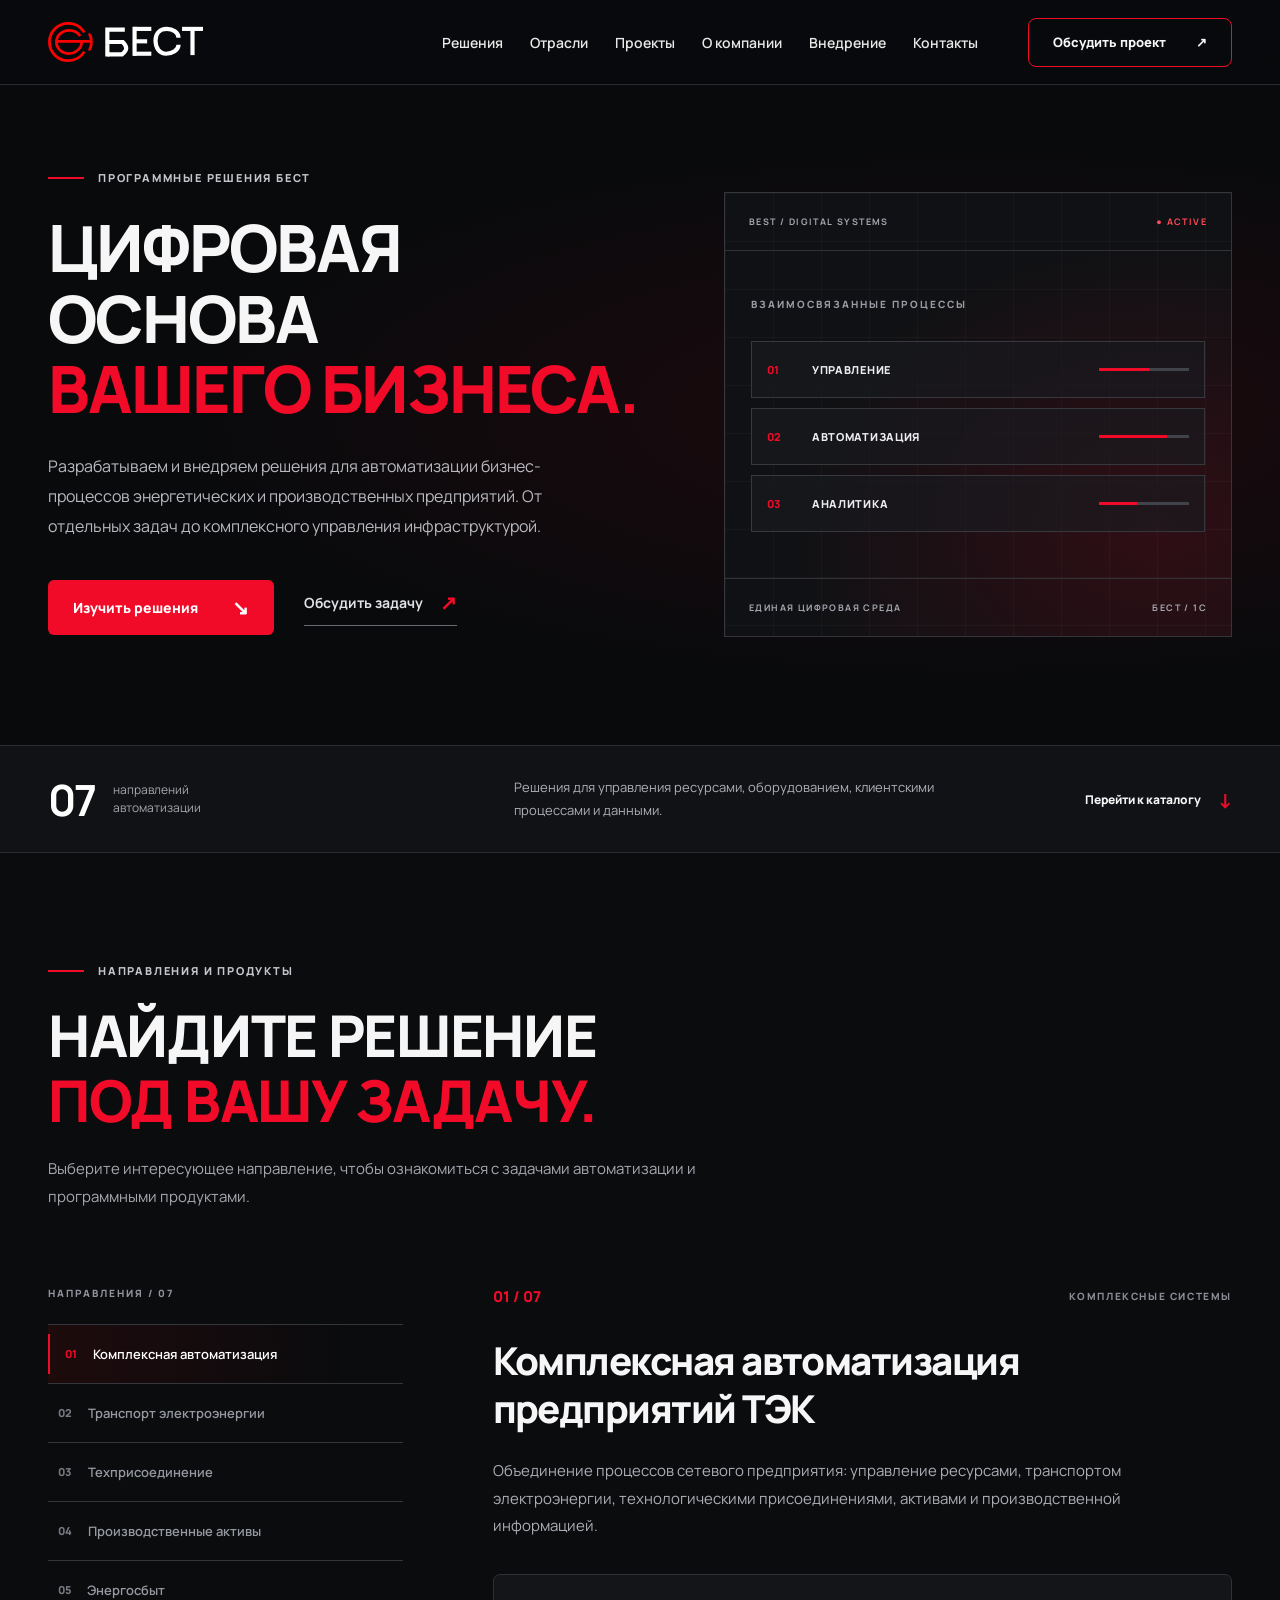
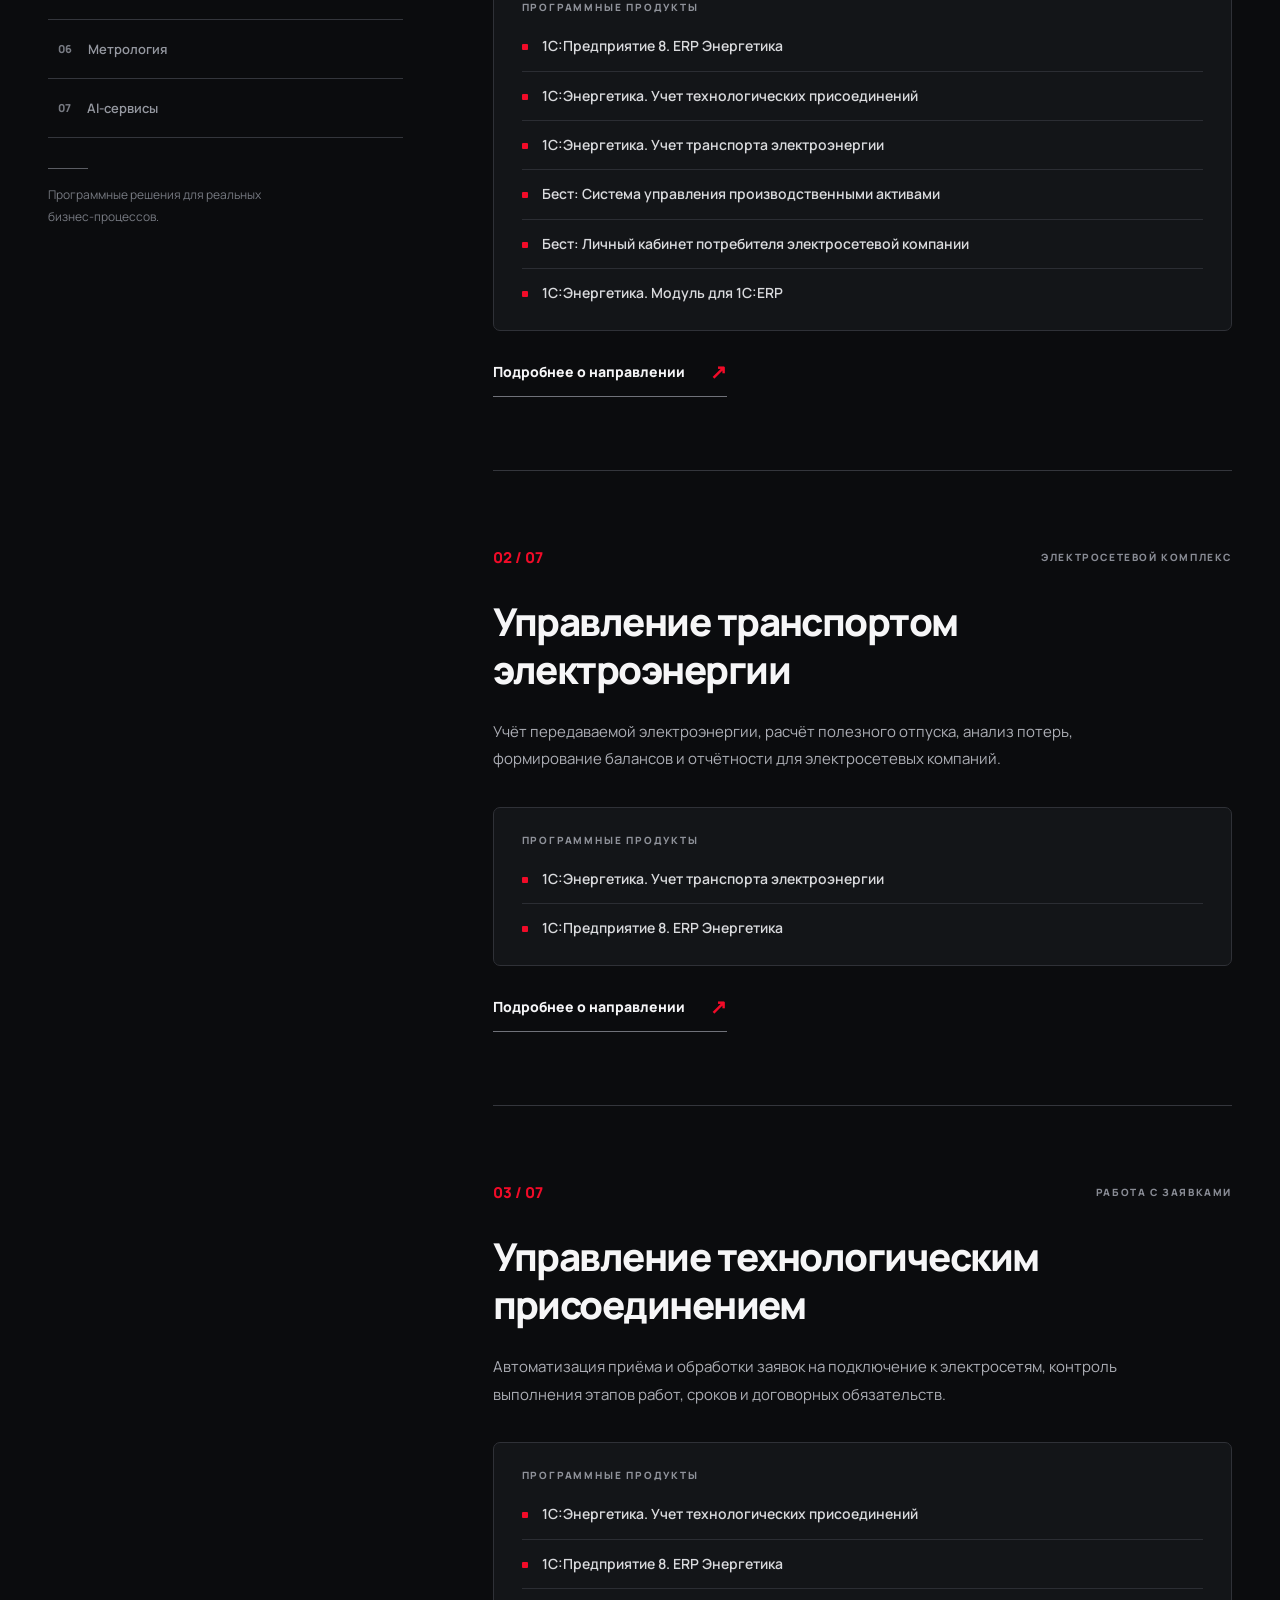
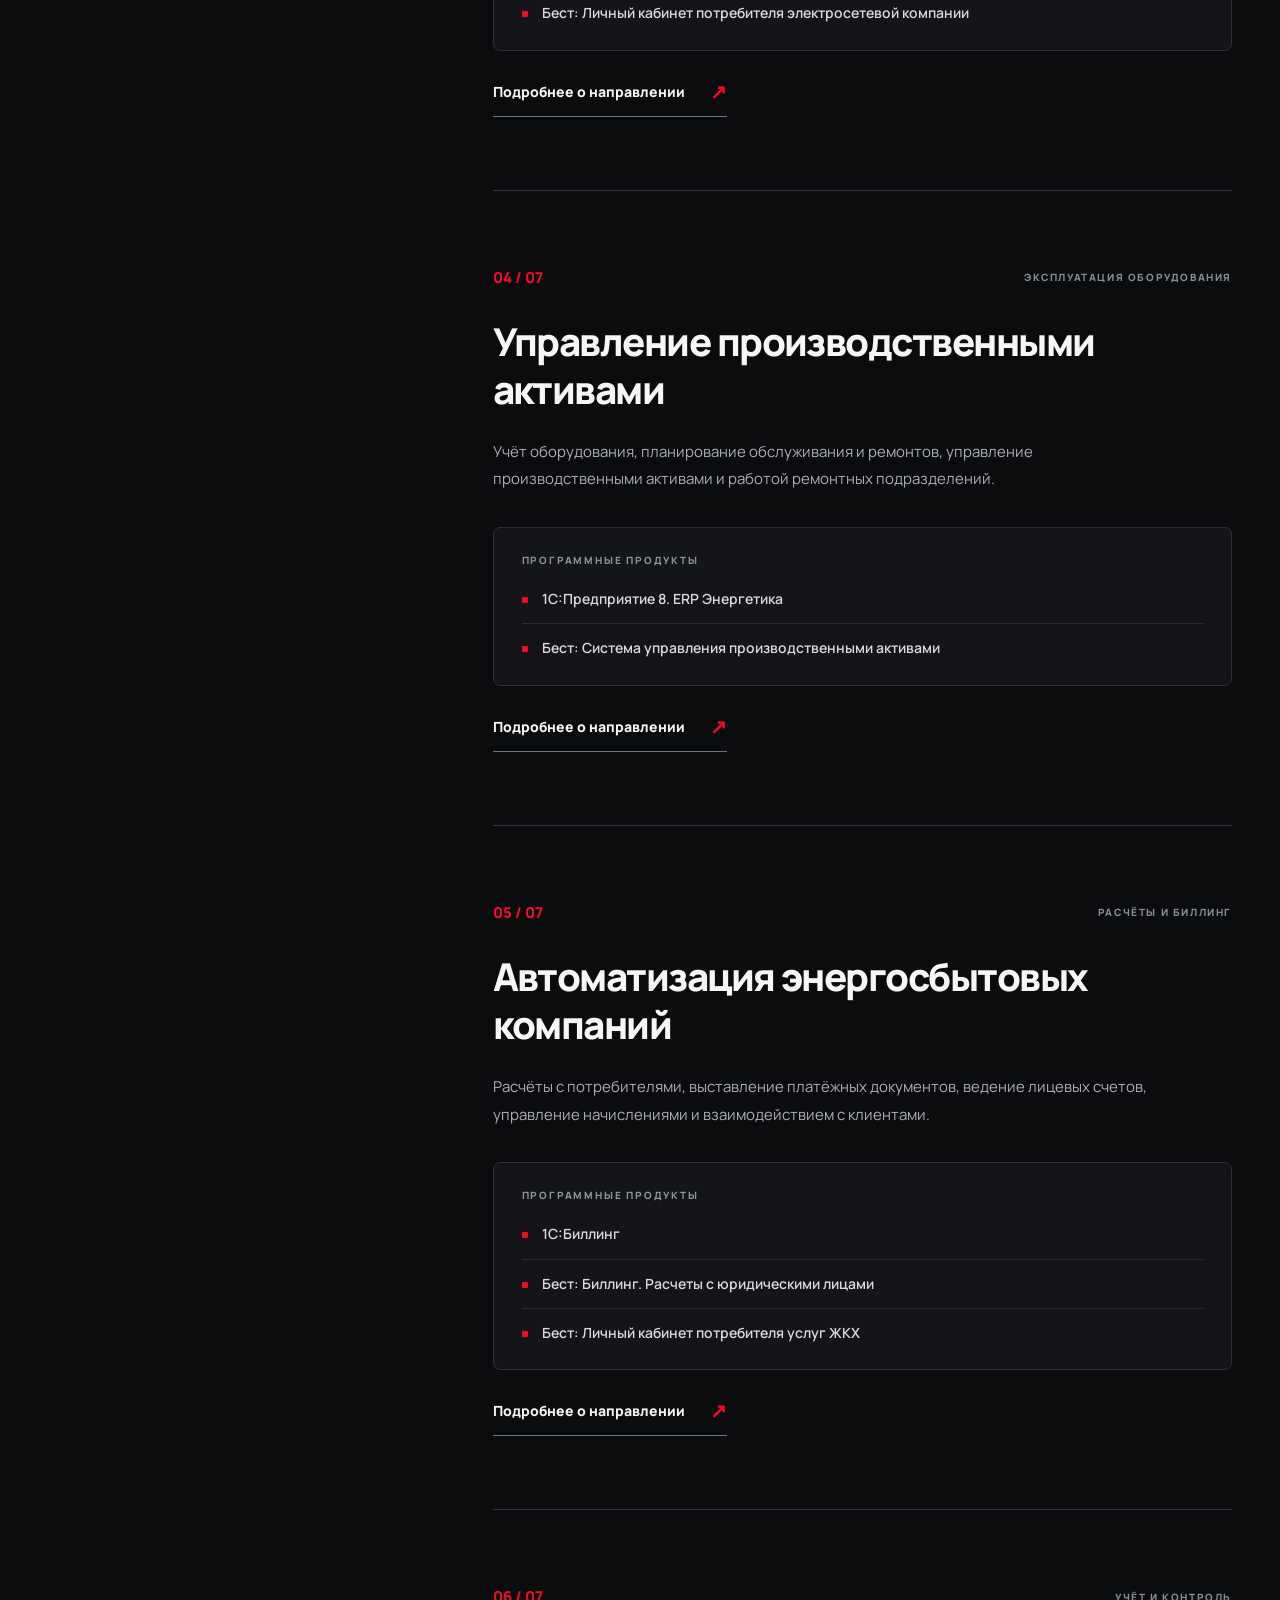
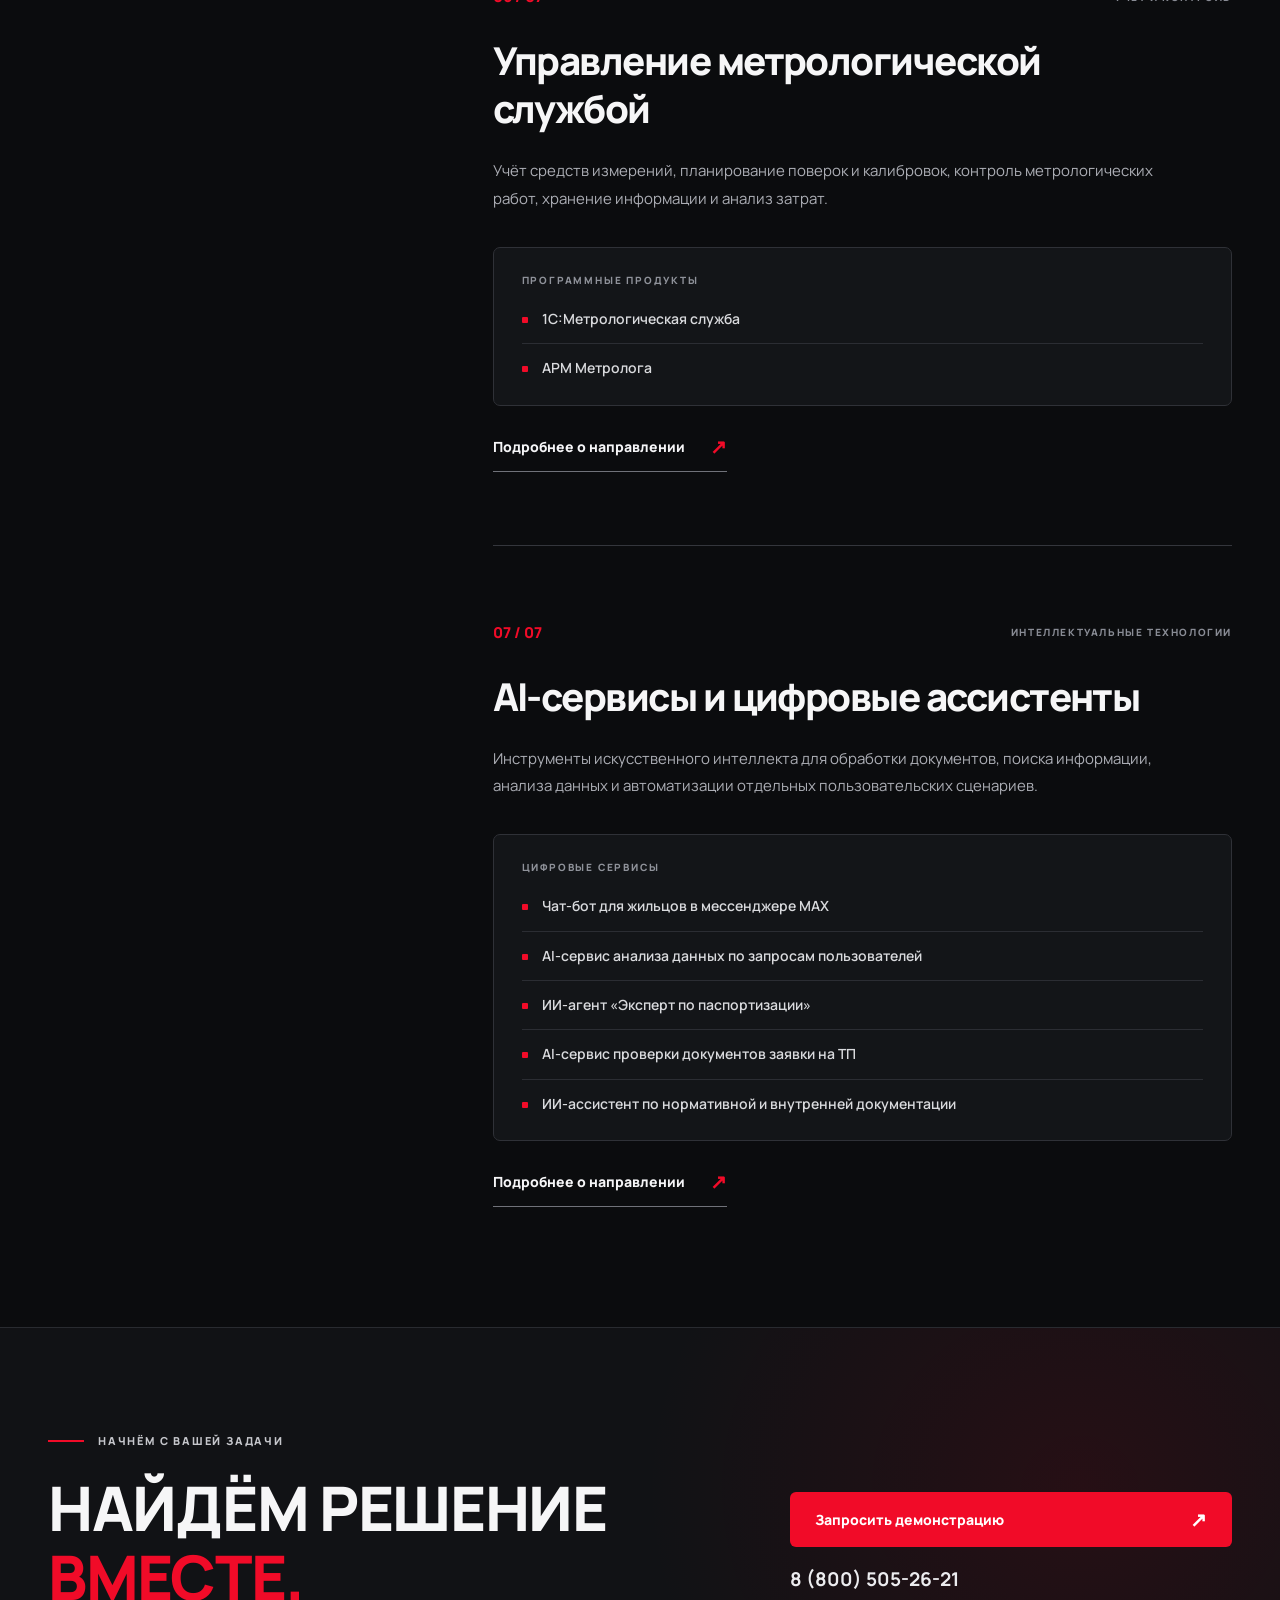
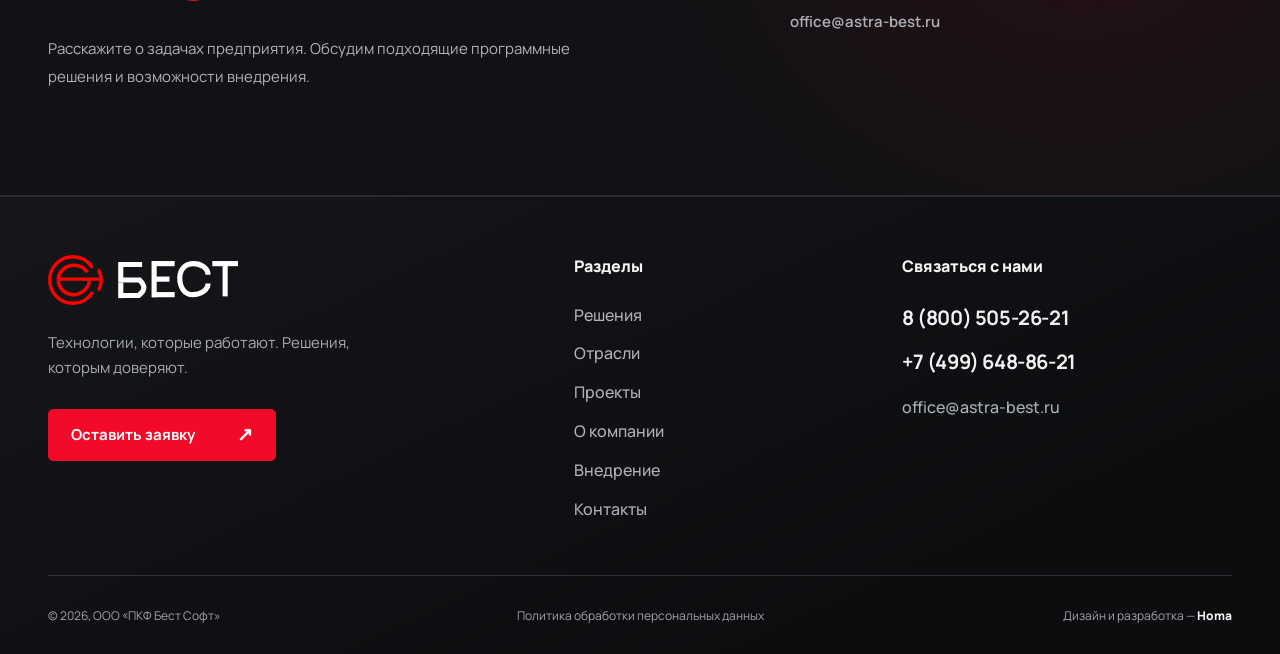
<file: decisions.html>
<!DOCTYPE html>
<html lang="ru">
<head>
  <meta charset="UTF-8">
  <meta name="viewport" content="width=device-width, initial-scale=1">

  <meta name="theme-color" content="#090a0c">
  <meta name="description" content="Программные решения БЕСТ для автоматизации энергетики, промышленности и предприятий ТЭК на базе 1С.">

  <title>Решения — БЕСТ</title>

  <link rel="preconnect" href="https://fonts.googleapis.com">
  <link rel="preconnect" href="https://fonts.gstatic.com" crossorigin>

  <link href="https://fonts.googleapis.com/css2?family=Manrope:wght@400;500;600;700;800&display=swap" rel="stylesheet">

  <link rel="stylesheet" href="./css/decisions.css">
  <link rel="stylesheet" href="./css/style.css">
  <script src="./js/decisions.js" defer></script>
</head>

<body>

  <header class="header" id="top">
    <div class="container header-inner">
      <a class="brand" href="./index.html" aria-label="Бест — на главную"><img src="./assets/logo.svg" alt="БЕСТ"></a>
      <nav class="nav" id="site-nav" aria-label="Основная навигация">
        <a href="./decisions.html">Решения</a><a href="#industries">Отрасли</a><a href="#cases">Проекты</a><a href="./about.html">О компании</a><a href="./implementation.html">Внедрение</a><a href="#contact">Контакты</a>
      </nav>
      <a class="button button-outline header-cta" href="#contact">Обсудить проект <span aria-hidden="true">↗</span></a>
      <button class="menu-toggle" type="button" aria-label="Открыть меню" aria-controls="site-nav" aria-expanded="false"><span></span><span></span><span></span></button>
    </div>
  </header>

  <main>

    <!-- HERO -->
    <section class="dec-hero" aria-labelledby="dec-title">
      <div class="container">

        <div class="dec-hero__layout">

          <div class="dec-hero__content">

            <div class="dec-overline" data-dec-reveal>
              <span></span>
              ПРОГРАММНЫЕ РЕШЕНИЯ БЕСТ
            </div>

            <h1 id="dec-title" data-dec-reveal>
              Цифровая основа<br>
              <em>вашего бизнеса.</em>
            </h1>

            <p data-dec-reveal>
              Разрабатываем и внедряем решения для автоматизации
              бизнес-процессов энергетических и производственных
              предприятий. От отдельных задач до комплексного
              управления инфраструктурой.
            </p>

            <div class="dec-hero__actions" data-dec-reveal>
              <a class="dec-button dec-button--red" href="#catalog">
                Изучить решения
                <span aria-hidden="true">↘</span>
              </a>

              <a class="dec-text-link" href="#contact">
                Обсудить задачу
                <span aria-hidden="true">↗</span>
              </a>
            </div>

          </div>

          <!-- Декоративная схема, без изображения с текстом -->
          <div class="dec-system" aria-hidden="true" data-dec-reveal>

            <div class="dec-system__head">
              <span>BEST / DIGITAL SYSTEMS</span>
              <span class="dec-system__signal">● ACTIVE</span>
            </div>

            <div class="dec-system__body">

              <div class="dec-system__caption">
                ВЗАИМОСВЯЗАННЫЕ ПРОЦЕССЫ
              </div>

              <div class="dec-system__row">
                <span class="dec-system__number">01</span>
                <span class="dec-system__name">УПРАВЛЕНИЕ</span>
                <span class="dec-system__track">
                  <span></span>
                </span>
              </div>

              <div class="dec-system__row">
                <span class="dec-system__number">02</span>
                <span class="dec-system__name">АВТОМАТИЗАЦИЯ</span>
                <span class="dec-system__track">
                  <span></span>
                </span>
              </div>

              <div class="dec-system__row">
                <span class="dec-system__number">03</span>
                <span class="dec-system__name">АНАЛИТИКА</span>
                <span class="dec-system__track">
                  <span></span>
                </span>
              </div>

            </div>

            <div class="dec-system__footer">
              <span>ЕДИНАЯ ЦИФРОВАЯ СРЕДА</span>
              <span>БЕСТ / 1С</span>
            </div>

          </div>
        </div>
      </div>
    </section>

    <!-- SECTION INTRO -->
    <section class="dec-summary" aria-label="Направления решений">
      <div class="container dec-summary__inner">
        <div>
          <strong>07</strong>
          <span>направлений автоматизации</span>
        </div>

        <p>
          Решения для управления ресурсами, оборудованием,
          клиентскими процессами и данными.
        </p>

        <a href="#catalog">
          Перейти к каталогу
          <span aria-hidden="true">↓</span>
        </a>
      </div>
    </section>

    <!-- CATALOG -->
    <section class="dec-catalog" id="catalog" aria-labelledby="catalog-title">
      <div class="container">

        <div class="dec-catalog__heading" data-dec-reveal>
          <div class="dec-overline">
            <span></span>
            НАПРАВЛЕНИЯ И ПРОДУКТЫ
          </div>

          <h2 id="catalog-title">
            Найдите решение<br>
            <em>под вашу задачу.</em>
          </h2>

          <p>
            Выберите интересующее направление,
            чтобы ознакомиться с задачами автоматизации
            и программными продуктами.
          </p>
        </div>

        <div class="dec-catalog__layout">

          <!-- STICKY NAVIGATION -->
          <aside class="dec-sidebar" aria-label="Навигация по решениям">
            <span class="dec-sidebar__caption">
              НАПРАВЛЕНИЯ / 07
            </span>

            <nav class="dec-sidebar__nav" aria-label="Выбор направления">
              <a href="#complex" class="is-active">
                <span>01</span> Комплексная автоматизация
              </a>
              <a href="#transport">
                <span>02</span> Транспорт электроэнергии
              </a>
              <a href="#connection">
                <span>03</span> Техприсоединение
              </a>
              <a href="#assets">
                <span>04</span> Производственные активы
              </a>
              <a href="#sales">
                <span>05</span> Энергосбыт
              </a>
              <a href="#metrology">
                <span>06</span> Метрология
              </a>
              <a href="#ai">
                <span>07</span> AI-сервисы
              </a>
            </nav>

            <div class="dec-sidebar__note">
              <span class="dec-sidebar__note-line"></span>
              Программные решения для реальных
              бизнес-процессов.
            </div>
          </aside>

          <!-- SOLUTIONS -->
          <div class="dec-catalog__content">

            <!-- 01 -->
            <article class="dec-solution" id="complex" data-dec-reveal>
              <div class="dec-solution__top">
                <span class="dec-solution__index">01 / 07</span>
                <span class="dec-solution__type">КОМПЛЕКСНЫЕ СИСТЕМЫ</span>
              </div>

              <h3>Комплексная автоматизация предприятий ТЭК</h3>

              <p class="dec-solution__description">
                Объединение процессов сетевого предприятия:
                управление ресурсами, транспортом электроэнергии,
                технологическими присоединениями, активами
                и производственной информацией.
              </p>

              <div class="dec-solution__products">
                <span class="dec-solution__label">ПРОГРАММНЫЕ ПРОДУКТЫ</span>

                <ul>
                  <li>1С:Предприятие 8. ERP Энергетика</li>
                  <li>1С:Энергетика. Учет технологических присоединений</li>
                  <li>1С:Энергетика. Учет транспорта электроэнергии</li>
                  <li>Бест: Система управления производственными активами</li>
                  <li>Бест: Личный кабинет потребителя электросетевой компании</li>
                  <li>1С:Энергетика. Модуль для 1С:ERP</li>
                </ul>
              </div>

              <a class="dec-solution__link"
                 href="https://astra-best.ru/decision-detail/kompleksnaya-avtomatizatsiya-predpriyatiy-tek"
                 target="_blank"
                 rel="noopener noreferrer">
                Подробнее о направлении
                <span aria-hidden="true">↗</span>
              </a>
            </article>

            <!-- 02 -->
            <article class="dec-solution" id="transport" data-dec-reveal>
              <div class="dec-solution__top">
                <span class="dec-solution__index">02 / 07</span>
                <span class="dec-solution__type">ЭЛЕКТРОСЕТЕВОЙ КОМПЛЕКС</span>
              </div>

              <h3>Управление транспортом электроэнергии</h3>

              <p class="dec-solution__description">
                Учёт передаваемой электроэнергии, расчёт
                полезного отпуска, анализ потерь,
                формирование балансов и отчётности
                для электросетевых компаний.
              </p>

              <div class="dec-solution__products">
                <span class="dec-solution__label">ПРОГРАММНЫЕ ПРОДУКТЫ</span>

                <ul>
                  <li>1С:Энергетика. Учет транспорта электроэнергии</li>
                  <li>1С:Предприятие 8. ERP Энергетика</li>
                </ul>
              </div>

              <a class="dec-solution__link"
                 href="https://astra-best.ru/decision-detail/upravlenie-transportom-elektroenergii"
                 target="_blank"
                 rel="noopener noreferrer">
                Подробнее о направлении
                <span aria-hidden="true">↗</span>
              </a>
            </article>

            <!-- 03 -->
            <article class="dec-solution" id="connection" data-dec-reveal>
              <div class="dec-solution__top">
                <span class="dec-solution__index">03 / 07</span>
                <span class="dec-solution__type">РАБОТА С ЗАЯВКАМИ</span>
              </div>

              <h3>Управление технологическим присоединением</h3>

              <p class="dec-solution__description">
                Автоматизация приёма и обработки заявок
                на подключение к электросетям,
                контроль выполнения этапов работ,
                сроков и договорных обязательств.
              </p>

              <div class="dec-solution__products">
                <span class="dec-solution__label">ПРОГРАММНЫЕ ПРОДУКТЫ</span>

                <ul>
                  <li>1С:Энергетика. Учет технологических присоединений</li>
                  <li>1С:Предприятие 8. ERP Энергетика</li>
                  <li>Бест: Личный кабинет потребителя электросетевой компании</li>
                </ul>
              </div>

              <a class="dec-solution__link"
                 href="https://astra-best.ru/decision-detail/upravlenie-tekhnologicheskim-prisoedineniem"
                 target="_blank"
                 rel="noopener noreferrer">
                Подробнее о направлении
                <span aria-hidden="true">↗</span>
              </a>
            </article>

            <!-- 04 -->
            <article class="dec-solution" id="assets" data-dec-reveal>
              <div class="dec-solution__top">
                <span class="dec-solution__index">04 / 07</span>
                <span class="dec-solution__type">ЭКСПЛУАТАЦИЯ ОБОРУДОВАНИЯ</span>
              </div>

              <h3>Управление производственными активами</h3>

              <p class="dec-solution__description">
                Учёт оборудования, планирование обслуживания
                и ремонтов, управление производственными
                активами и работой ремонтных подразделений.
              </p>

              <div class="dec-solution__products">
                <span class="dec-solution__label">ПРОГРАММНЫЕ ПРОДУКТЫ</span>

                <ul>
                  <li>1С:Предприятие 8. ERP Энергетика</li>
                  <li>Бест: Система управления производственными активами</li>
                </ul>
              </div>

              <a class="dec-solution__link"
                 href="https://astra-best.ru/decision-detail/upravlenie-proizvodstvennymi-aktivami"
                 target="_blank"
                 rel="noopener noreferrer">
                Подробнее о направлении
                <span aria-hidden="true">↗</span>
              </a>
            </article>

            <!-- 05 -->
            <article class="dec-solution" id="sales" data-dec-reveal>
              <div class="dec-solution__top">
                <span class="dec-solution__index">05 / 07</span>
                <span class="dec-solution__type">РАСЧЁТЫ И БИЛЛИНГ</span>
              </div>

              <h3>Автоматизация энергосбытовых компаний</h3>

              <p class="dec-solution__description">
                Расчёты с потребителями, выставление
                платёжных документов, ведение лицевых
                счетов, управление начислениями
                и взаимодействием с клиентами.
              </p>

              <div class="dec-solution__products">
                <span class="dec-solution__label">ПРОГРАММНЫЕ ПРОДУКТЫ</span>

                <ul>
                  <li>1С:Биллинг</li>
                  <li>Бест: Биллинг. Расчеты с юридическими лицами</li>
                  <li>Бест: Личный кабинет потребителя услуг ЖКХ</li>
                </ul>
              </div>

              <a class="dec-solution__link"
                 href="https://astra-best.ru/decision-detail/avtomatizatsiya-energosbytovykh-kompaniy"
                 target="_blank"
                 rel="noopener noreferrer">
                Подробнее о направлении
                <span aria-hidden="true">↗</span>
              </a>
            </article>

            <!-- 06 -->
            <article class="dec-solution" id="metrology" data-dec-reveal>
              <div class="dec-solution__top">
                <span class="dec-solution__index">06 / 07</span>
                <span class="dec-solution__type">УЧЁТ И КОНТРОЛЬ</span>
              </div>

              <h3>Управление метрологической службой</h3>

              <p class="dec-solution__description">
                Учёт средств измерений, планирование поверок
                и калибровок, контроль метрологических работ,
                хранение информации и анализ затрат.
              </p>

              <div class="dec-solution__products">
                <span class="dec-solution__label">ПРОГРАММНЫЕ ПРОДУКТЫ</span>

                <ul>
                  <li>1С:Метрологическая служба</li>
                  <li>АРМ Метролога</li>
                </ul>
              </div>

              <a class="dec-solution__link"
                 href="https://astra-best.ru/decision-detail/upravlenie-metrologicheskoy-sluzhboy"
                 target="_blank"
                 rel="noopener noreferrer">
                Подробнее о направлении
                <span aria-hidden="true">↗</span>
              </a>
            </article>

            <!-- 07 -->
            <article class="dec-solution" id="ai" data-dec-reveal>
              <div class="dec-solution__top">
                <span class="dec-solution__index">07 / 07</span>
                <span class="dec-solution__type">ИНТЕЛЛЕКТУАЛЬНЫЕ ТЕХНОЛОГИИ</span>
              </div>

              <h3>AI-сервисы и цифровые ассистенты</h3>

              <p class="dec-solution__description">
                Инструменты искусственного интеллекта
                для обработки документов, поиска информации,
                анализа данных и автоматизации отдельных
                пользовательских сценариев.
              </p>

              <div class="dec-solution__products">
                <span class="dec-solution__label">ЦИФРОВЫЕ СЕРВИСЫ</span>

                <ul>
                  <li>Чат-бот для жильцов в мессенджере MAX</li>
                  <li>AI-сервис анализа данных по запросам пользователей</li>
                  <li>ИИ-агент «Эксперт по паспортизации»</li>
                  <li>AI-сервис проверки документов заявки на ТП</li>
                  <li>ИИ-ассистент по нормативной и внутренней документации</li>
                </ul>
              </div>

              <a class="dec-solution__link"
                 href="https://astra-best.ru/decision-detail/ai-servisy-i-tsifrovye-assistenty"
                 target="_blank"
                 rel="noopener noreferrer">
                Подробнее о направлении
                <span aria-hidden="true">↗</span>
              </a>
            </article>

          </div>
        </div>

      </div>
    </section>

    <!-- FINAL CTA -->
    <section class="dec-contact" id="contact" aria-labelledby="dec-contact-title">
      <div class="container dec-contact__layout">

        <div data-dec-reveal>
          <div class="dec-overline">
            <span></span>
            НАЧНЁМ С ВАШЕЙ ЗАДАЧИ
          </div>

          <h2 id="dec-contact-title">
            Найдём решение<br>
            <em>вместе.</em>
          </h2>

          <p>
            Расскажите о задачах предприятия.
            Обсудим подходящие программные решения
            и возможности внедрения.
          </p>
        </div>

        <div class="dec-contact__actions" data-dec-reveal>

          <a class="dec-button dec-button--red"
             href="mailto:office@astra-best.ru?subject=Демонстрация%20решения">
            Запросить демонстрацию
            <span aria-hidden="true">↗</span>
          </a>

          <a class="dec-contact__phone" href="tel:88005052621">
            8 (800) 505-26-21
          </a>

          <a class="dec-contact__mail" href="mailto:office@astra-best.ru">
            office@astra-best.ru
          </a>

        </div>
      </div>
    </section>

  </main>

    
   <!-- FOOTER -->
  <footer class="site-footer" id="footer">
    <div class="container">

      <div class="site-footer__main">

        <!-- БРЕНД И ЗАЯВКА -->
        <div class="site-footer__identity">

          <a href="#top" class="site-footer__logo">
            <img src="./assets/logo.svg" alt="БЕСТ">
          </a>

          <p class="site-footer__description">
            Технологии, которые работают.
            Решения, которым доверяют.
          </p>

          <a
            href="mailto:office@astra-best.ru?subject=Заявка%20с%20сайта"
            class="site-footer__cta"
          >
            Оставить заявку
            <span aria-hidden="true">↗</span>
          </a>

        </div>

        <!-- РАЗДЕЛЫ -->
        <nav class="site-footer__nav" aria-label="Разделы сайта">
          <h2 class="site-footer__heading">Разделы</h2>

          <a href="./decisions.html">Решения</a>
          <a href="#industries">Отрасли</a>
          <a href="#cases">Проекты</a>
          <a href="./about.html">О компании</a>
          <a href="./implementation.html">Внедрение</a>
          <a href="#contact">Контакты</a>
        </nav>

        <!-- КОНТАКТЫ -->
        <div class="site-footer__contacts">
          <h2 class="site-footer__heading">Связаться с нами</h2>

          <a class="site-footer__phone" href="tel:88005052621">
            8 (800) 505-26-21
          </a>

          <a class="site-footer__phone" href="tel:+74996488621">
            +7 (499) 648-86-21
          </a>

          <a class="site-footer__email" href="mailto:office@astra-best.ru">
            office@astra-best.ru
          </a>
        </div>

      </div>

      <!-- НИЖНЯЯ СТРОКА -->
      <div class="site-footer__bottom">

        <span class="site-footer__copyright">
          © <span id="year">2026</span>,
          ООО «ПКФ Бест Софт»
        </span>

        <a
          href="https://astra-best.ru/policy/index.php"
          target="_blank"
          rel="noopener noreferrer"
          class="site-footer__policy"
        >
          Политика обработки персональных данных
        </a>

        <span class="site-footer__author">
          Дизайн и разработка — <strong>Homa</strong>
        </span>

      </div>

    </div>
  </footer>

  <!-- BACK TO TOP -->
  <button class="dec-back-top"
          type="button"
          aria-label="Вернуться наверх"
          title="Наверх"
          tabindex="-1">
    <span aria-hidden="true">↑</span>
  </button>

</body>
</html>
</file>
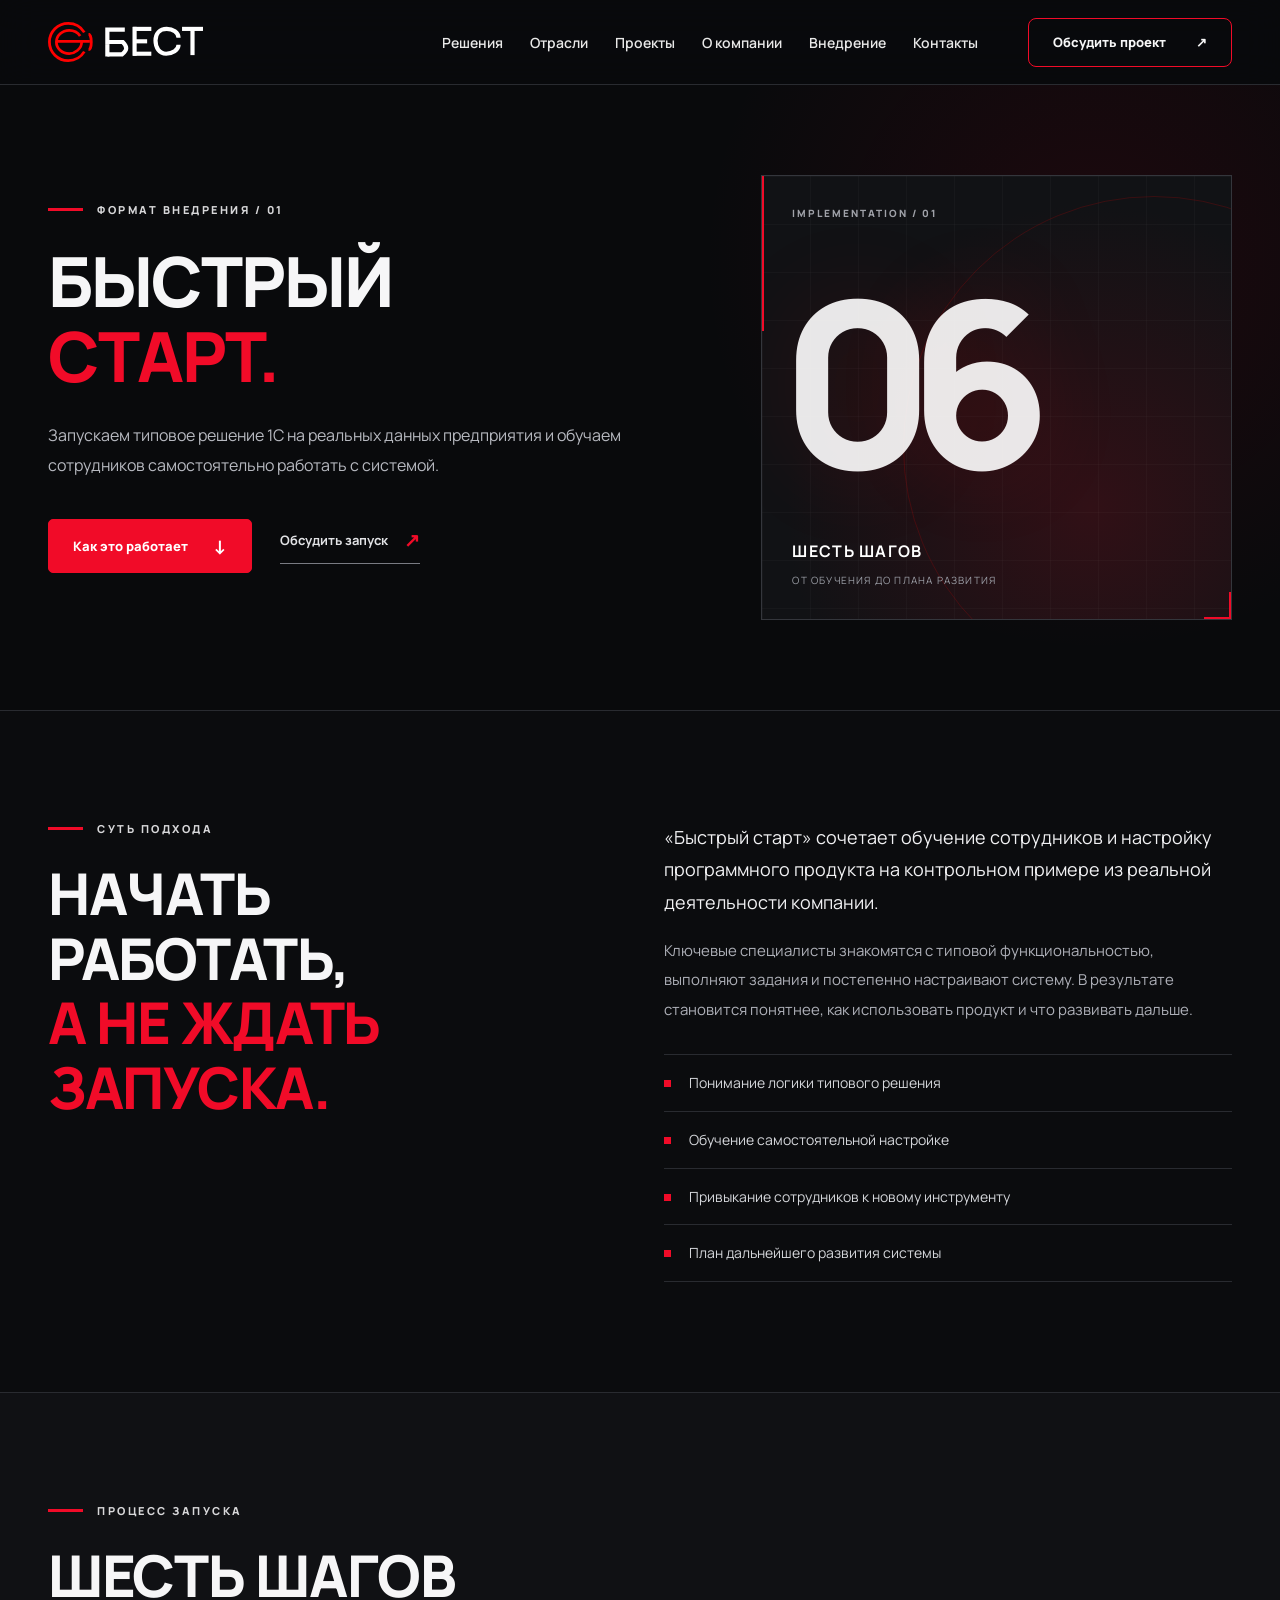
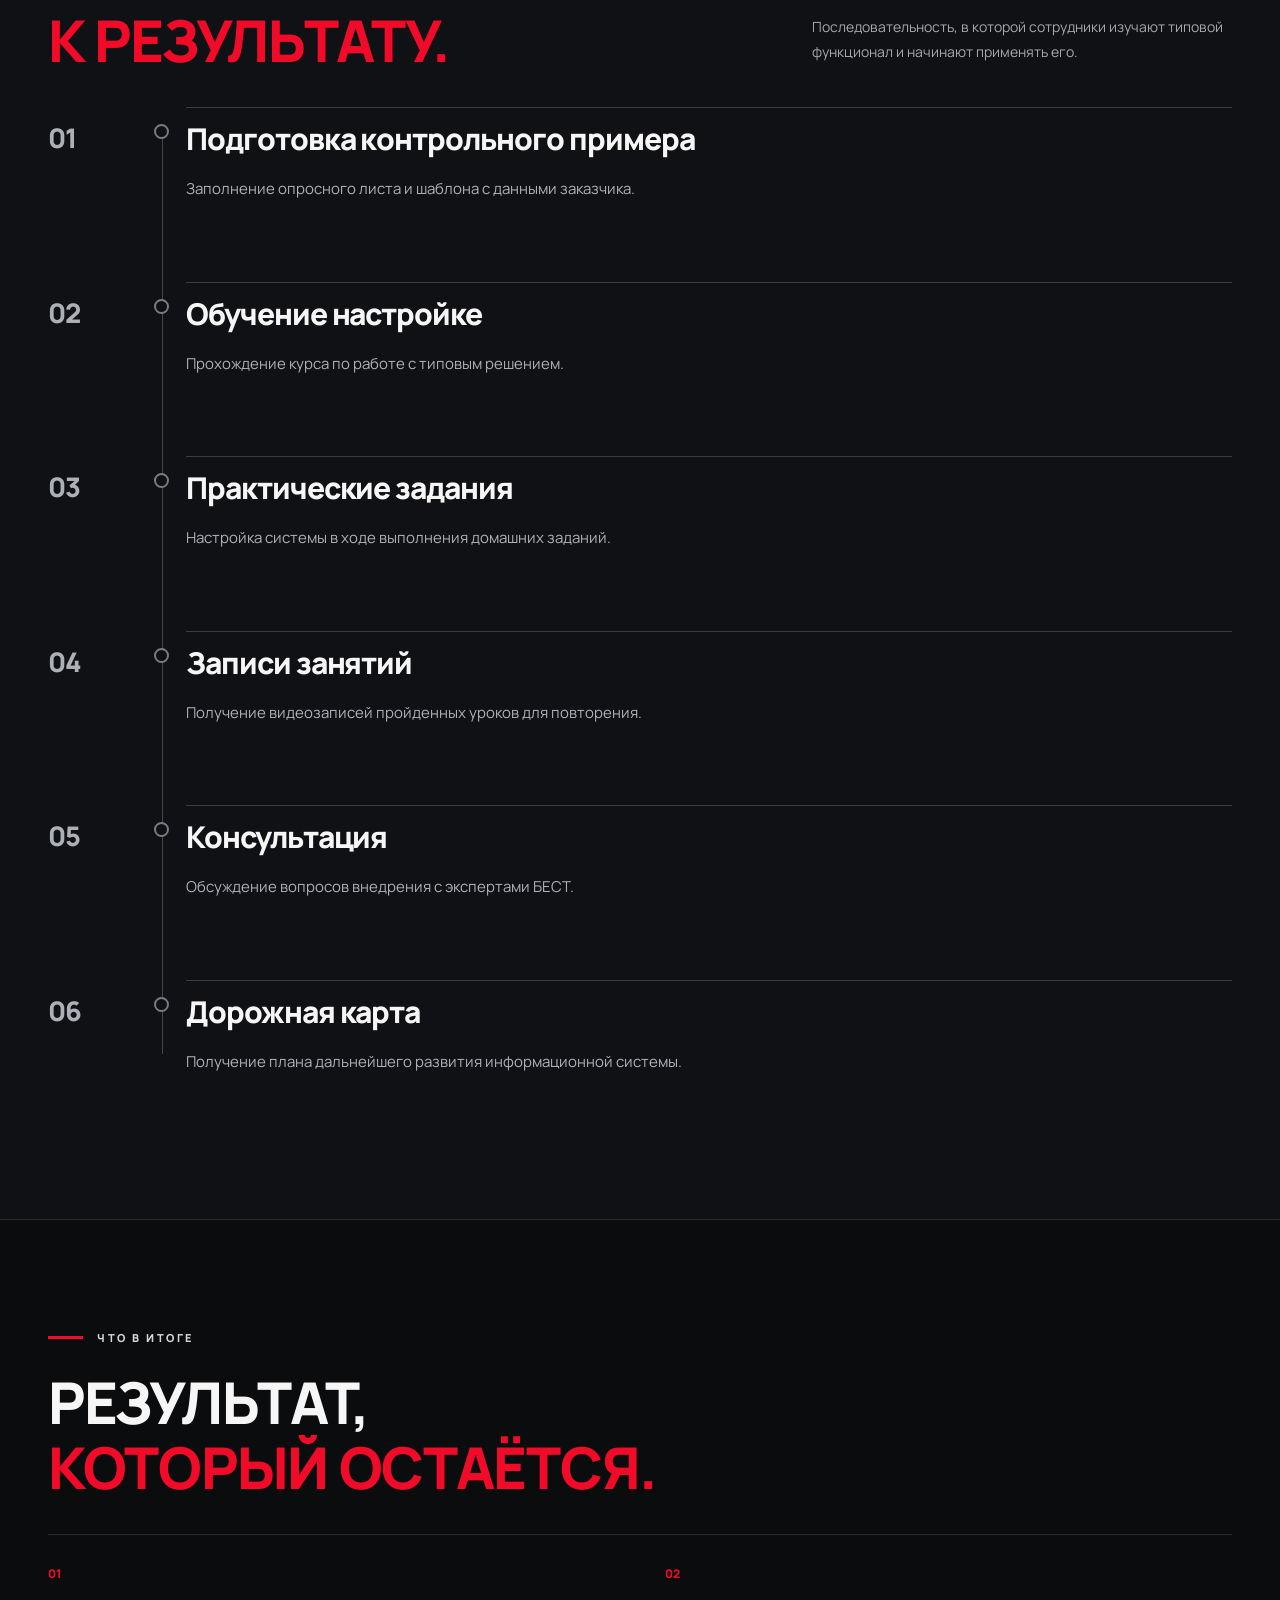
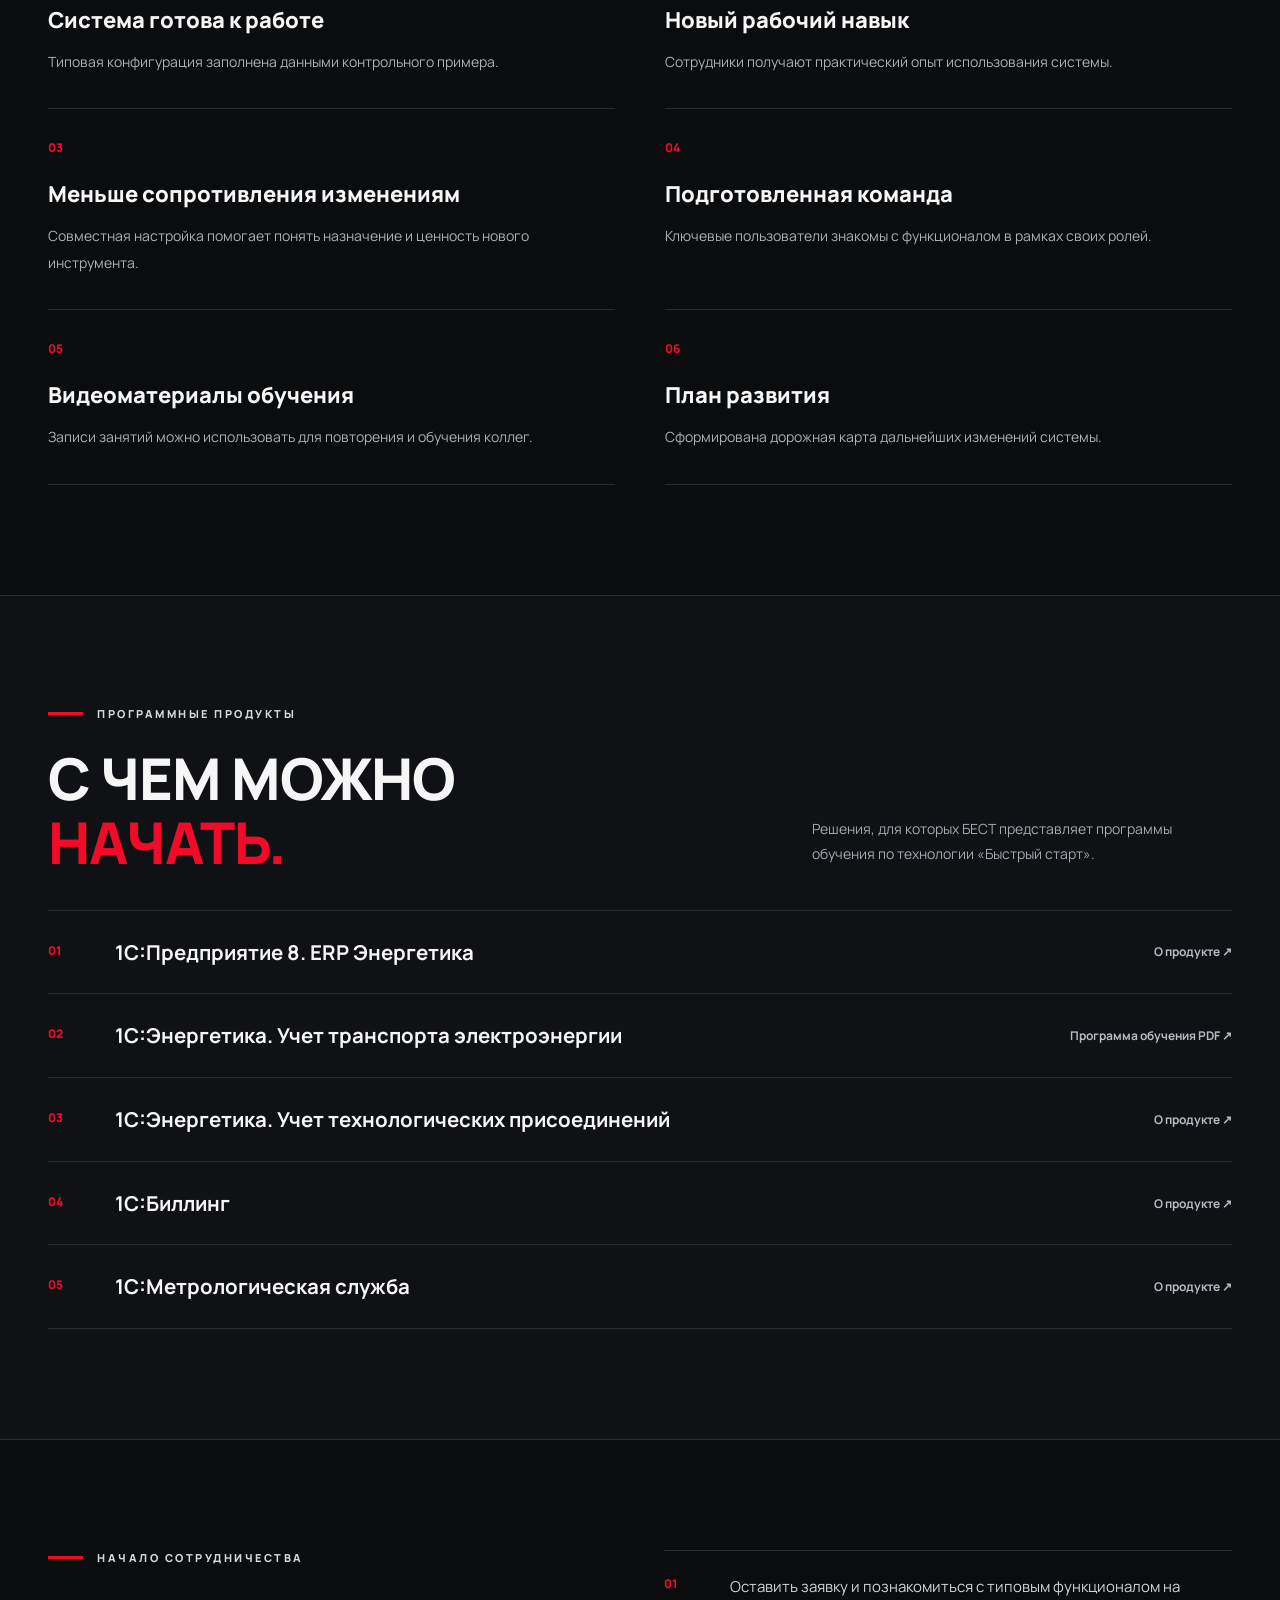
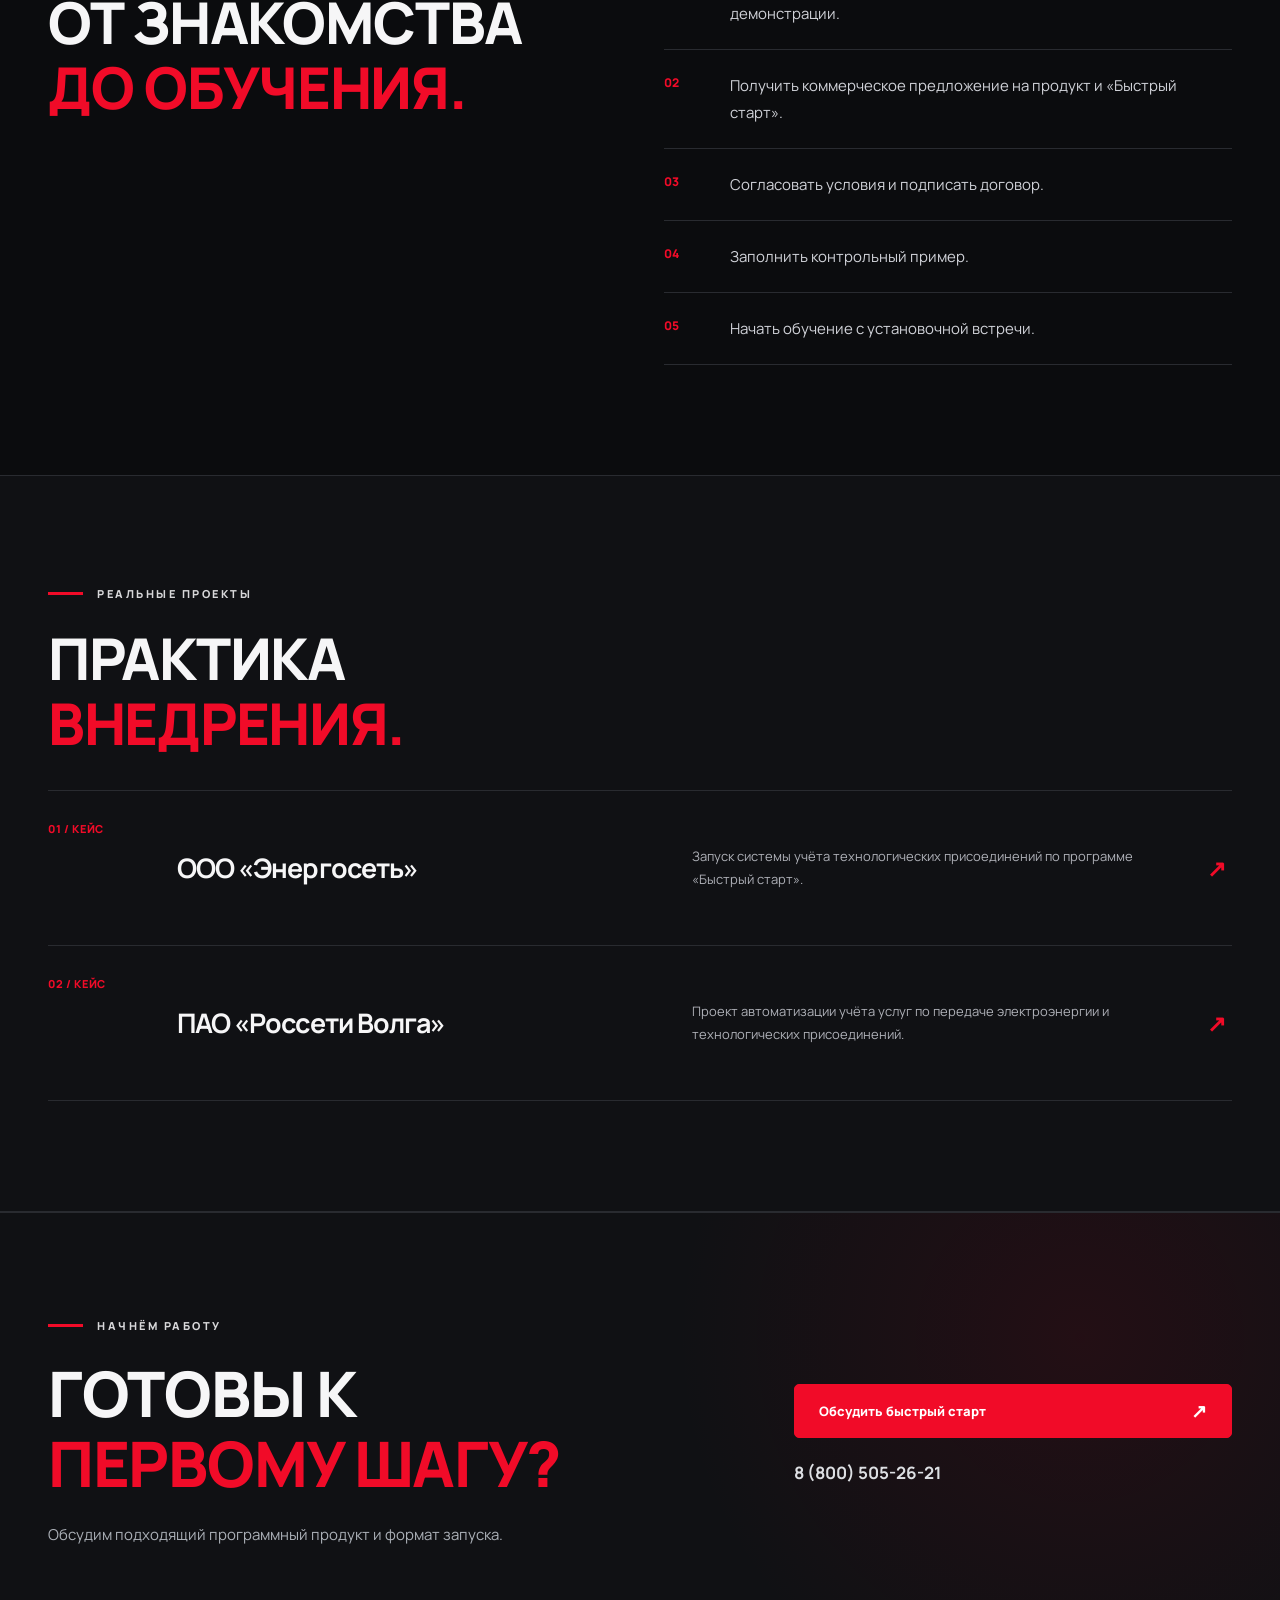
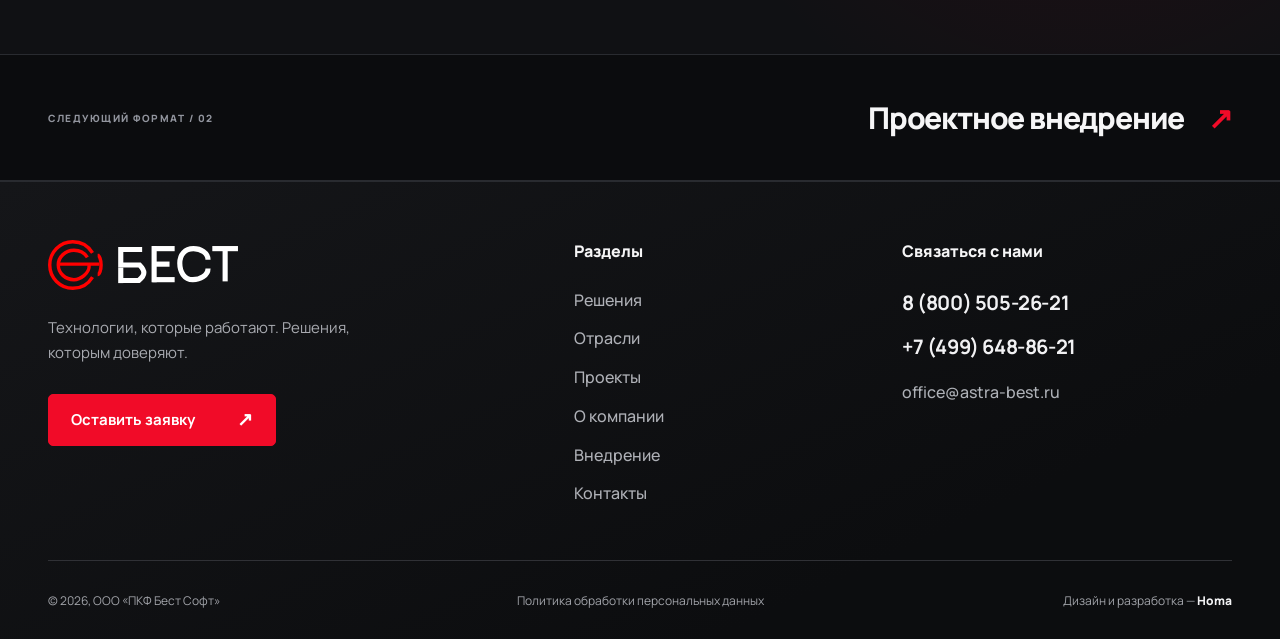
<file: fast-start.html>
<!DOCTYPE html>
<html lang="ru">
<head>
  <meta charset="UTF-8">
  <meta name="viewport" content="width=device-width, initial-scale=1">
  <meta name="theme-color" content="#090a0c">
  <meta name="description" content="Быстрый старт БЕСТ: обучение сотрудников и запуск типовых решений 1С на реальных данных предприятия.">
  <title>Быстрый старт — БЕСТ</title>

  <link rel="preconnect" href="https://fonts.googleapis.com">
  <link rel="preconnect" href="https://fonts.gstatic.com" crossorigin>
  <link href="https://fonts.googleapis.com/css2?family=Manrope:wght@400;500;600;700;800&display=swap" rel="stylesheet">

  <link rel="stylesheet" href="./css/implementation-detail.css">
  <link rel="stylesheet" href="./css/style.css">
  <script src="./js/implementation-detail.js" defer></script>
</head>

<body class="format-page format-page--fast">

    <header class="header" id="top">
    <div class="container header-inner">
      <a class="brand" href="./index.html" aria-label="Бест — на главную"><img src="./assets/logo.svg" alt="БЕСТ"></a>
      <nav class="nav" id="site-nav" aria-label="Основная навигация">
        <a href="./decisions.html">Решения</a><a href="#industries">Отрасли</a><a href="#cases">Проекты</a><a href="./about.html">О компании</a><a href="./implementation.html">Внедрение</a><a href="#contact">Контакты</a>
      </nav>
      <a class="button button-outline header-cta" href="#contact">Обсудить проект <span aria-hidden="true">↗</span></a>
      <button class="menu-toggle" type="button" aria-label="Открыть меню" aria-controls="site-nav" aria-expanded="false"><span></span><span></span><span></span></button>
    </div>
  </header>

  <main>

    <!-- HERO -->
    <section class="detail-hero" aria-labelledby="page-title">
      <div class="container">

        <div class="detail-hero__grid">
          <div class="detail-hero__content">
            <div class="eyebrow" data-reveal>
              <span></span> ФОРМАТ ВНЕДРЕНИЯ / 01
            </div>

            <h1 id="page-title" data-reveal>
              Быстрый<br><em>старт.</em>
            </h1>

            <p class="detail-hero__lead" data-reveal>
              Запускаем типовое решение 1С на реальных
              данных предприятия и обучаем сотрудников
              самостоятельно работать с системой.
            </p>

            <div class="detail-hero__actions" data-reveal>
              <a class="primary-link" href="#steps">
                Как это работает <span aria-hidden="true">↓</span>
              </a>
              <a class="secondary-link" href="#contact">
                Обсудить запуск <span aria-hidden="true">↗</span>
              </a>
            </div>
          </div>

          <div class="detail-hero__graphic" aria-hidden="true" data-reveal>
            <span class="detail-hero__graphic-label">IMPLEMENTATION / 01</span>
            <div class="detail-hero__graphic-number">06</div>
            <div class="detail-hero__graphic-caption">
              <strong>ШЕСТЬ ШАГОВ</strong>
              <span>ОТ ОБУЧЕНИЯ ДО ПЛАНА РАЗВИТИЯ</span>
            </div>
            <div class="detail-hero__graphic-line"></div>
          </div>
        </div>
      </div>
    </section>

    <!-- INTRO -->
    <section class="detail-section">
      <div class="container intro-grid">
        <div data-reveal>
          <div class="eyebrow"><span></span> СУТЬ ПОДХОДА</div>
          <h2>Начать работать,<br><em>а не ждать запуска.</em></h2>
        </div>

        <div class="intro-copy" data-reveal>
          <p class="lead">
            «Быстрый старт» сочетает обучение сотрудников
            и настройку программного продукта на контрольном
            примере из реальной деятельности компании.
          </p>
          <p>
            Ключевые специалисты знакомятся с типовой
            функциональностью, выполняют задания и постепенно
            настраивают систему. В результате становится понятнее,
            как использовать продукт и что развивать дальше.
          </p>

          <ul class="check-list">
            <li>Понимание логики типового решения</li>
            <li>Обучение самостоятельной настройке</li>
            <li>Привыкание сотрудников к новому инструменту</li>
            <li>План дальнейшего развития системы</li>
          </ul>
        </div>
      </div>
    </section>

    <!-- STEPS -->
    <section class="detail-section section-dark" id="steps">
      <div class="container">
        <div class="section-heading" data-reveal>
          <div>
            <div class="eyebrow"><span></span> ПРОЦЕСС ЗАПУСКА</div>
            <h2>Шесть шагов<br><em>к результату.</em></h2>
          </div>
          <p>
            Последовательность, в которой сотрудники
            изучают типовой функционал и начинают применять его.
          </p>
        </div>

        <ol class="timeline" data-timeline>
          <li class="timeline__item" data-reveal>
            <span class="timeline__number">01</span>
            <div>
              <h3>Подготовка контрольного примера</h3>
              <p>Заполнение опросного листа и шаблона с данными заказчика.</p>
            </div>
          </li>
          <li class="timeline__item" data-reveal>
            <span class="timeline__number">02</span>
            <div>
              <h3>Обучение настройке</h3>
              <p>Прохождение курса по работе с типовым решением.</p>
            </div>
          </li>
          <li class="timeline__item" data-reveal>
            <span class="timeline__number">03</span>
            <div>
              <h3>Практические задания</h3>
              <p>Настройка системы в ходе выполнения домашних заданий.</p>
            </div>
          </li>
          <li class="timeline__item" data-reveal>
            <span class="timeline__number">04</span>
            <div>
              <h3>Записи занятий</h3>
              <p>Получение видеозаписей пройденных уроков для повторения.</p>
            </div>
          </li>
          <li class="timeline__item" data-reveal>
            <span class="timeline__number">05</span>
            <div>
              <h3>Консультация</h3>
              <p>Обсуждение вопросов внедрения с экспертами БЕСТ.</p>
            </div>
          </li>
          <li class="timeline__item" data-reveal>
            <span class="timeline__number">06</span>
            <div>
              <h3>Дорожная карта</h3>
              <p>Получение плана дальнейшего развития информационной системы.</p>
            </div>
          </li>
        </ol>
      </div>
    </section>

    <!-- RESULTS -->
    <section class="detail-section" id="results">
      <div class="container">
        <div class="section-heading" data-reveal>
          <div>
            <div class="eyebrow"><span></span> ЧТО В ИТОГЕ</div>
            <h2>Результат,<br><em>который остаётся.</em></h2>
          </div>
        </div>

        <div class="outcomes-grid">
          <article class="outcome" data-reveal>
            <span>01</span>
            <h3>Система готова к работе</h3>
            <p>Типовая конфигурация заполнена данными контрольного примера.</p>
          </article>
          <article class="outcome" data-reveal>
            <span>02</span>
            <h3>Новый рабочий навык</h3>
            <p>Сотрудники получают практический опыт использования системы.</p>
          </article>
          <article class="outcome" data-reveal>
            <span>03</span>
            <h3>Меньше сопротивления изменениям</h3>
            <p>Совместная настройка помогает понять назначение и ценность нового инструмента.</p>
          </article>
          <article class="outcome" data-reveal>
            <span>04</span>
            <h3>Подготовленная команда</h3>
            <p>Ключевые пользователи знакомы с функционалом в рамках своих ролей.</p>
          </article>
          <article class="outcome" data-reveal>
            <span>05</span>
            <h3>Видеоматериалы обучения</h3>
            <p>Записи занятий можно использовать для повторения и обучения коллег.</p>
          </article>
          <article class="outcome" data-reveal>
            <span>06</span>
            <h3>План развития</h3>
            <p>Сформирована дорожная карта дальнейших изменений системы.</p>
          </article>
        </div>
      </div>
    </section>

    <!-- PRODUCTS -->
    <section class="detail-section section-dark" id="products">
      <div class="container">
        <div class="section-heading" data-reveal>
          <div>
            <div class="eyebrow"><span></span> ПРОГРАММНЫЕ ПРОДУКТЫ</div>
            <h2>С чем можно<br><em>начать.</em></h2>
          </div>
          <p>Решения, для которых БЕСТ представляет программы обучения по технологии «Быстрый старт».</p>
        </div>

        <div class="product-list">
          <div class="product-row" data-reveal>
            <span>01</span>
            <strong>1С:Предприятие 8. ERP Энергетика</strong>
            <a href="https://astra-best.ru/product/1c-predpriyatie-8-erp-energetika" target="_blank" rel="noopener noreferrer">О продукте ↗</a>
          </div>
          <div class="product-row" data-reveal>
            <span>02</span>
            <strong>1С:Энергетика. Учет транспорта электроэнергии</strong>
            <a href="https://astra-best.ru/upload/iblock/8a6/Programma-obucheniya-1S-Uchet-transporta-elektroenergii.pdf" target="_blank" rel="noopener noreferrer">Программа обучения PDF ↗</a>
          </div>
          <div class="product-row" data-reveal>
            <span>03</span>
            <strong>1С:Энергетика. Учет технологических присоединений</strong>
            <a href="https://astra-best.ru/product/1c-energetika-2-uchet-tekhnologicheskikh-prisoedineniy" target="_blank" rel="noopener noreferrer">О продукте ↗</a>
          </div>
          <div class="product-row" data-reveal>
            <span>04</span>
            <strong>1С:Биллинг</strong>
            <a href="https://astra-best.ru/product/1c-billing" target="_blank" rel="noopener noreferrer">О продукте ↗</a>
          </div>
          <div class="product-row" data-reveal>
            <span>05</span>
            <strong>1С:Метрологическая служба</strong>
            <a href="https://astra-best.ru/product/1s-metrologicheskaya-sluzhba" target="_blank" rel="noopener noreferrer">О продукте ↗</a>
          </div>
        </div>
      </div>
    </section>

    <!-- HOW TO START -->
    <section class="detail-section">
      <div class="container intro-grid">
        <div data-reveal>
          <div class="eyebrow"><span></span> НАЧАЛО СОТРУДНИЧЕСТВА</div>
          <h2>От знакомства<br><em>до обучения.</em></h2>
        </div>
        <div data-reveal>
          <ol class="simple-steps">
            <li>Оставить заявку и познакомиться с типовым функционалом на демонстрации.</li>
            <li>Получить коммерческое предложение на продукт и «Быстрый старт».</li>
            <li>Согласовать условия и подписать договор.</li>
            <li>Заполнить контрольный пример.</li>
            <li>Начать обучение с установочной встречи.</li>
          </ol>
        </div>
      </div>
    </section>

    <!-- CASES -->
    <section class="detail-section section-dark">
      <div class="container">
        <div class="section-heading" data-reveal>
          <div>
            <div class="eyebrow"><span></span> РЕАЛЬНЫЕ ПРОЕКТЫ</div>
            <h2>Практика<br><em>внедрения.</em></h2>
          </div>
        </div>

        <div class="case-list">
          <a href="https://astra-best.ru/case/ooo-energoset"
             target="_blank" rel="noopener noreferrer" data-reveal>
            <span>01 / КЕЙС</span>
            <strong>ООО «Энергосеть»</strong>
            <p>Запуск системы учёта технологических присоединений по программе «Быстрый старт».</p>
            <b aria-hidden="true">↗</b>
          </a>

          <a href="https://astra-best.ru/case/pao-mrsk-volgi1"
             target="_blank" rel="noopener noreferrer" data-reveal>
            <span>02 / КЕЙС</span>
            <strong>ПАО «Россети Волга»</strong>
            <p>Проект автоматизации учёта услуг по передаче электроэнергии и технологических присоединений.</p>
            <b aria-hidden="true">↗</b>
          </a>
        </div>
      </div>
    </section>

    <!-- CONTACT -->
    <section class="detail-contact" id="contact">
      <div class="container detail-contact__grid">
        <div data-reveal>
          <div class="eyebrow"><span></span> НАЧНЁМ РАБОТУ</div>
          <h2>Готовы к<br><em>первому шагу?</em></h2>
          <p>Обсудим подходящий программный продукт и формат запуска.</p>
        </div>
        <div class="detail-contact__actions" data-reveal>
          <a class="primary-link" href="mailto:office@astra-best.ru?subject=Быстрый%20старт">
            Обсудить быстрый старт <span aria-hidden="true">↗</span>
          </a>
          <a href="tel:88005052621">8 (800) 505-26-21</a>
        </div>
      </div>
    </section>

    <!-- NEXT FORMAT -->
    <nav class="format-next" aria-label="Другие форматы внедрения">
      <div class="container">
        <span>СЛЕДУЮЩИЙ ФОРМАТ / 02</span>
        <a href="./project-implementation.html">
          Проектное внедрение <span aria-hidden="true">↗</span>
        </a>
      </div>
    </nav>

  </main>

      <!-- FOOTER -->
  <footer class="site-footer" id="footer">
    <div class="container">

      <div class="site-footer__main">

        <!-- БРЕНД И ЗАЯВКА -->
        <div class="site-footer__identity">

          <a href="#top" class="site-footer__logo">
            <img src="./assets/logo.svg" alt="БЕСТ">
          </a>

          <p class="site-footer__description">
            Технологии, которые работают.
            Решения, которым доверяют.
          </p>

          <a
            href="mailto:office@astra-best.ru?subject=Заявка%20с%20сайта"
            class="site-footer__cta"
          >
            Оставить заявку
            <span aria-hidden="true">↗</span>
          </a>

        </div>

        <!-- РАЗДЕЛЫ -->
        <nav class="site-footer__nav" aria-label="Разделы сайта">
          <h2 class="site-footer__heading">Разделы</h2>

          <a href="./decisions.html">Решения</a>
          <a href="#industries">Отрасли</a>
          <a href="#cases">Проекты</a>
          <a href="./about.html">О компании</a>
          <a href="./implementation.html">Внедрение</a>
          <a href="#contact">Контакты</a>
        </nav>

        <!-- КОНТАКТЫ -->
        <div class="site-footer__contacts">
          <h2 class="site-footer__heading">Связаться с нами</h2>

          <a class="site-footer__phone" href="tel:88005052621">
            8 (800) 505-26-21
          </a>

          <a class="site-footer__phone" href="tel:+74996488621">
            +7 (499) 648-86-21
          </a>

          <a class="site-footer__email" href="mailto:office@astra-best.ru">
            office@astra-best.ru
          </a>
        </div>

      </div>

      <!-- НИЖНЯЯ СТРОКА -->
      <div class="site-footer__bottom">

        <span class="site-footer__copyright">
          © <span id="year">2026</span>,
          ООО «ПКФ Бест Софт»
        </span>

        <a
          href="https://astra-best.ru/policy/index.php"
          target="_blank"
          rel="noopener noreferrer"
          class="site-footer__policy"
        >
          Политика обработки персональных данных
        </a>

        <span class="site-footer__author">
          Дизайн и разработка — <strong>Homa</strong>
        </span>

      </div>

    </div>
  </footer>

  <button class="back-to-top" type="button"
    aria-label="Вернуться наверх" tabindex="-1">↑</button>
</body>
</html>
</file>
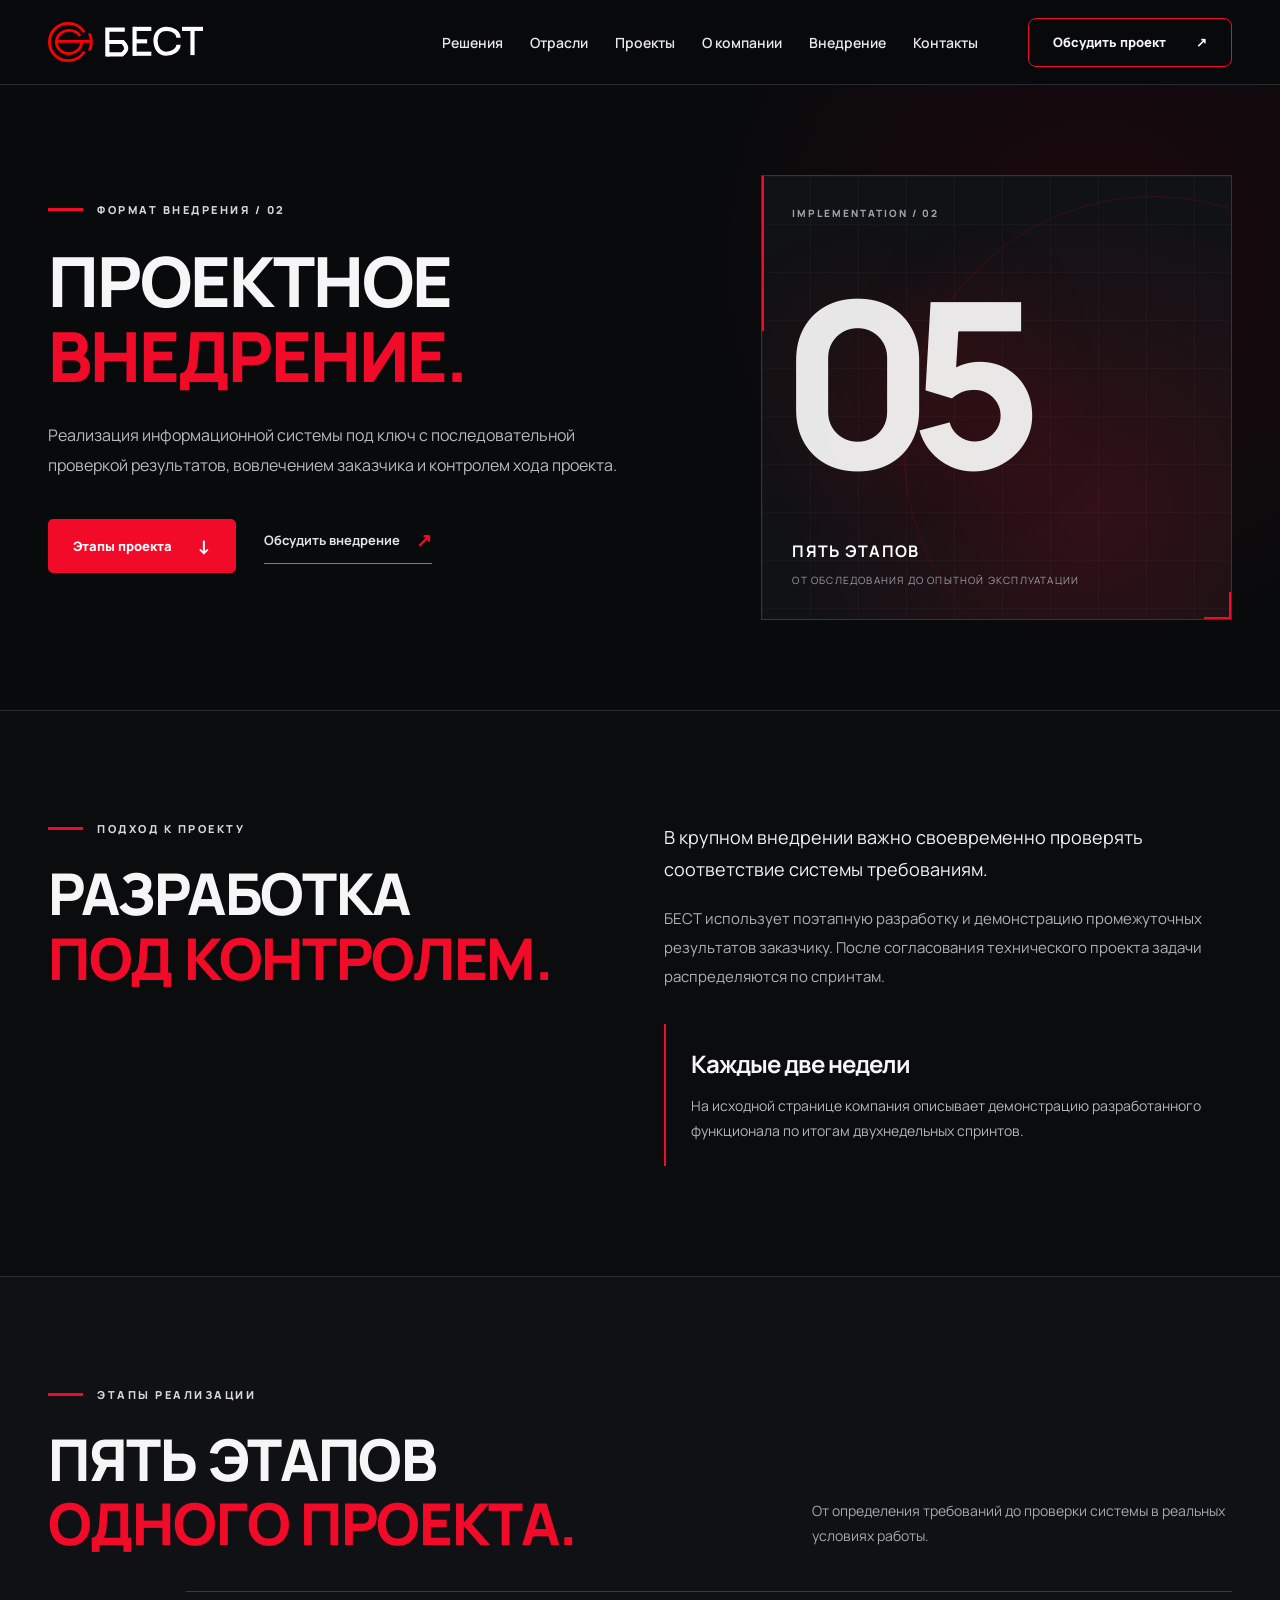
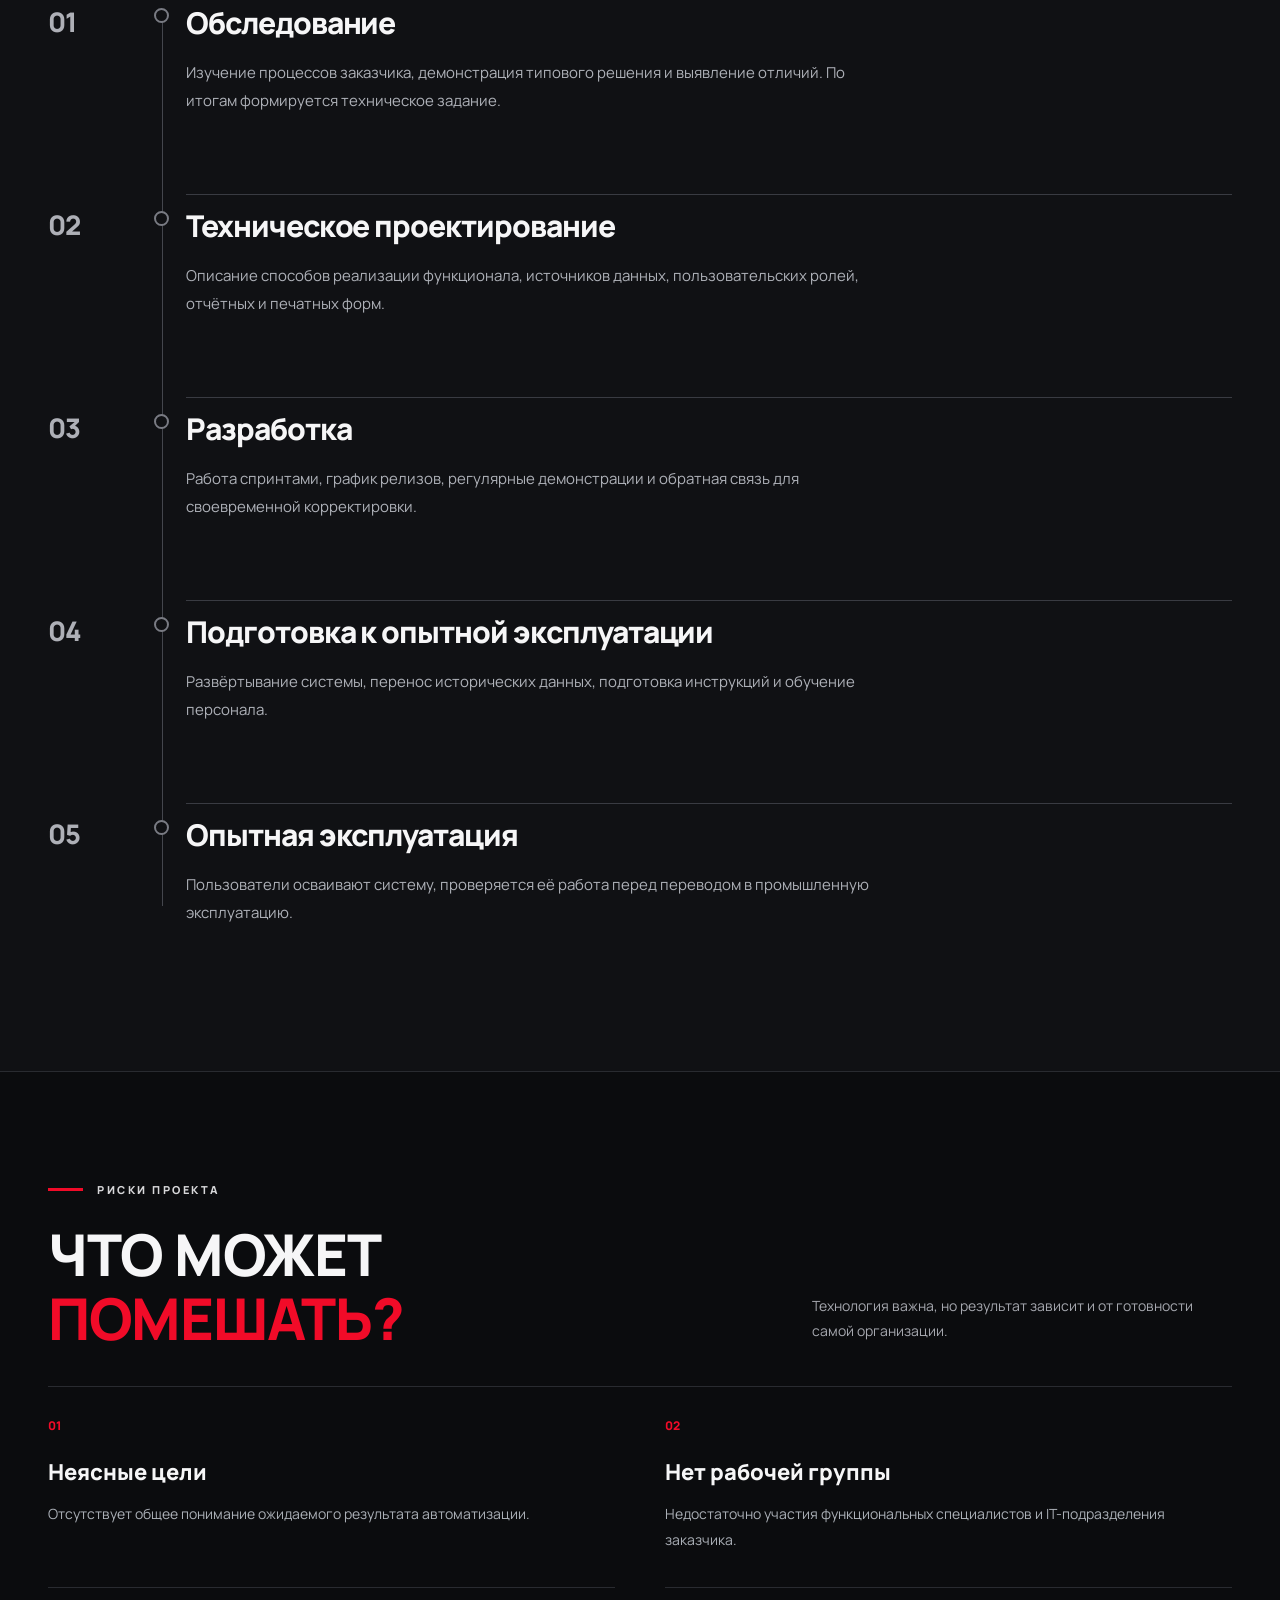
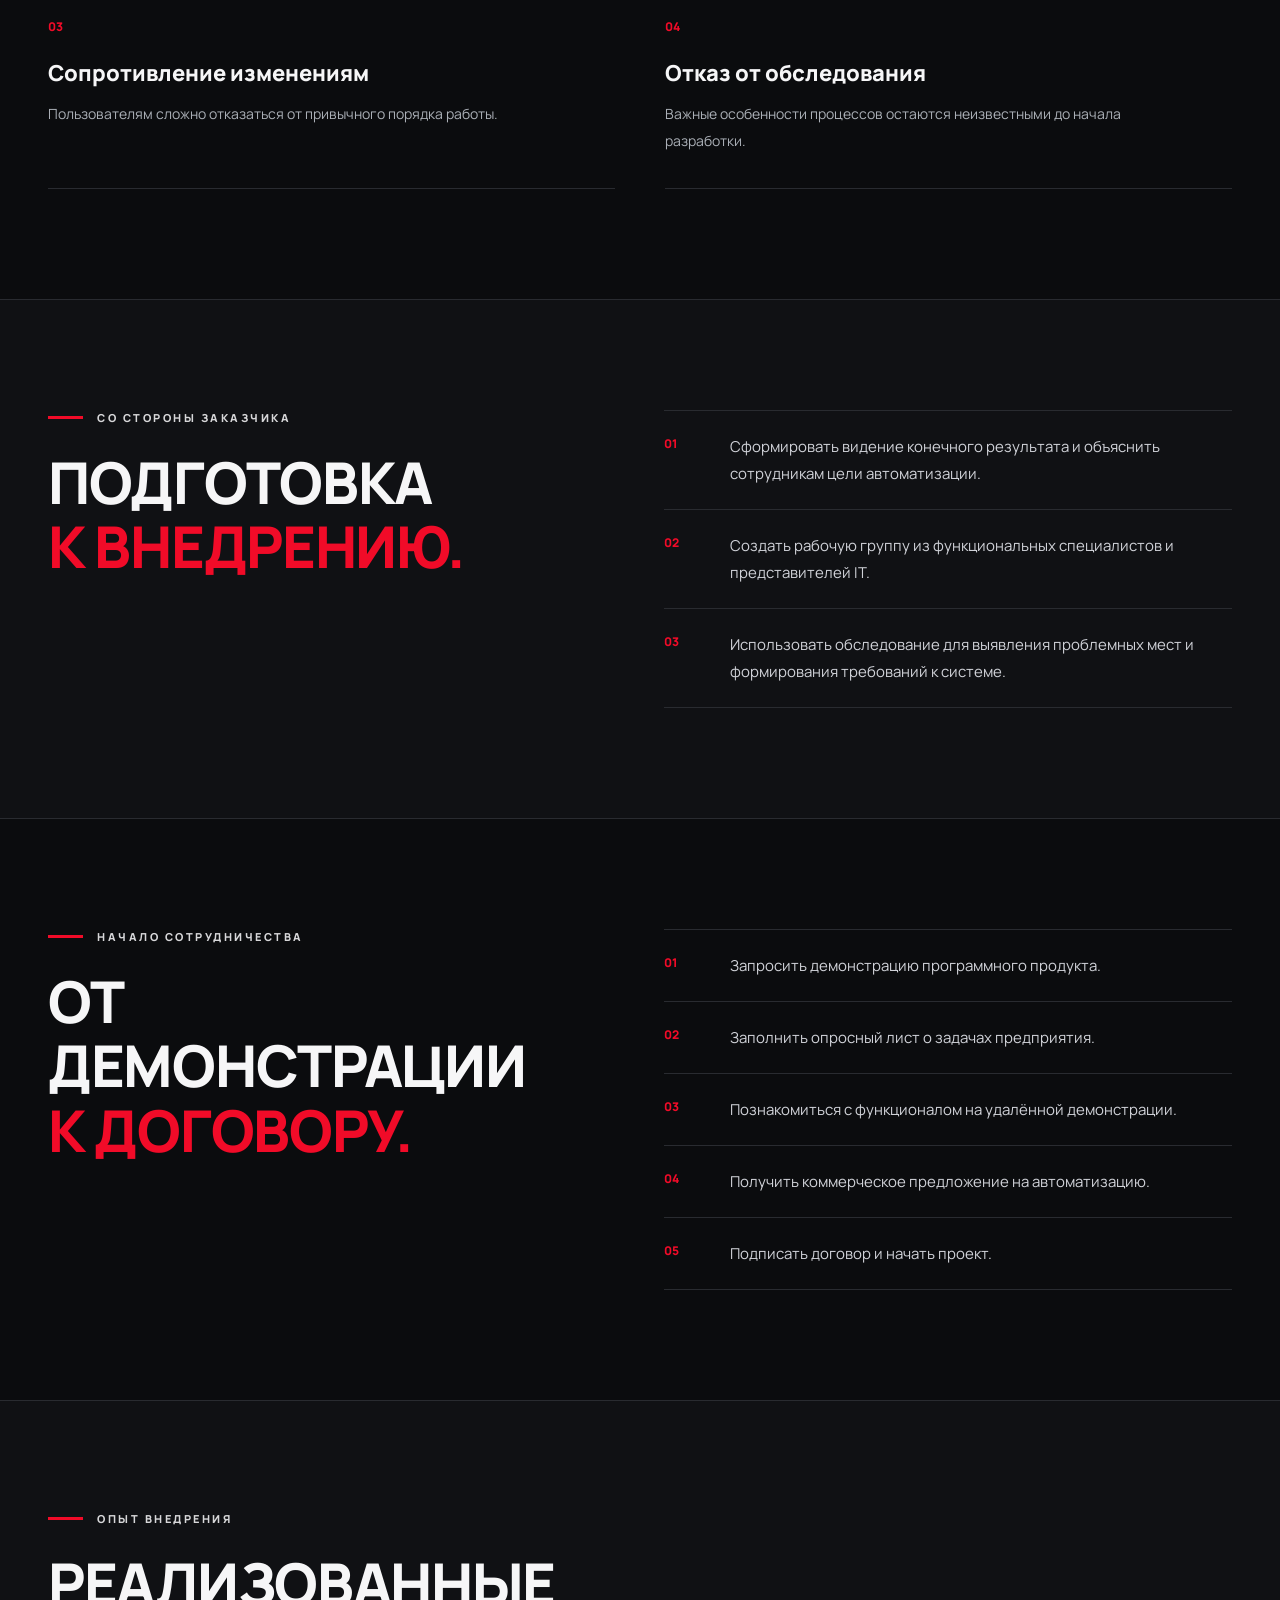
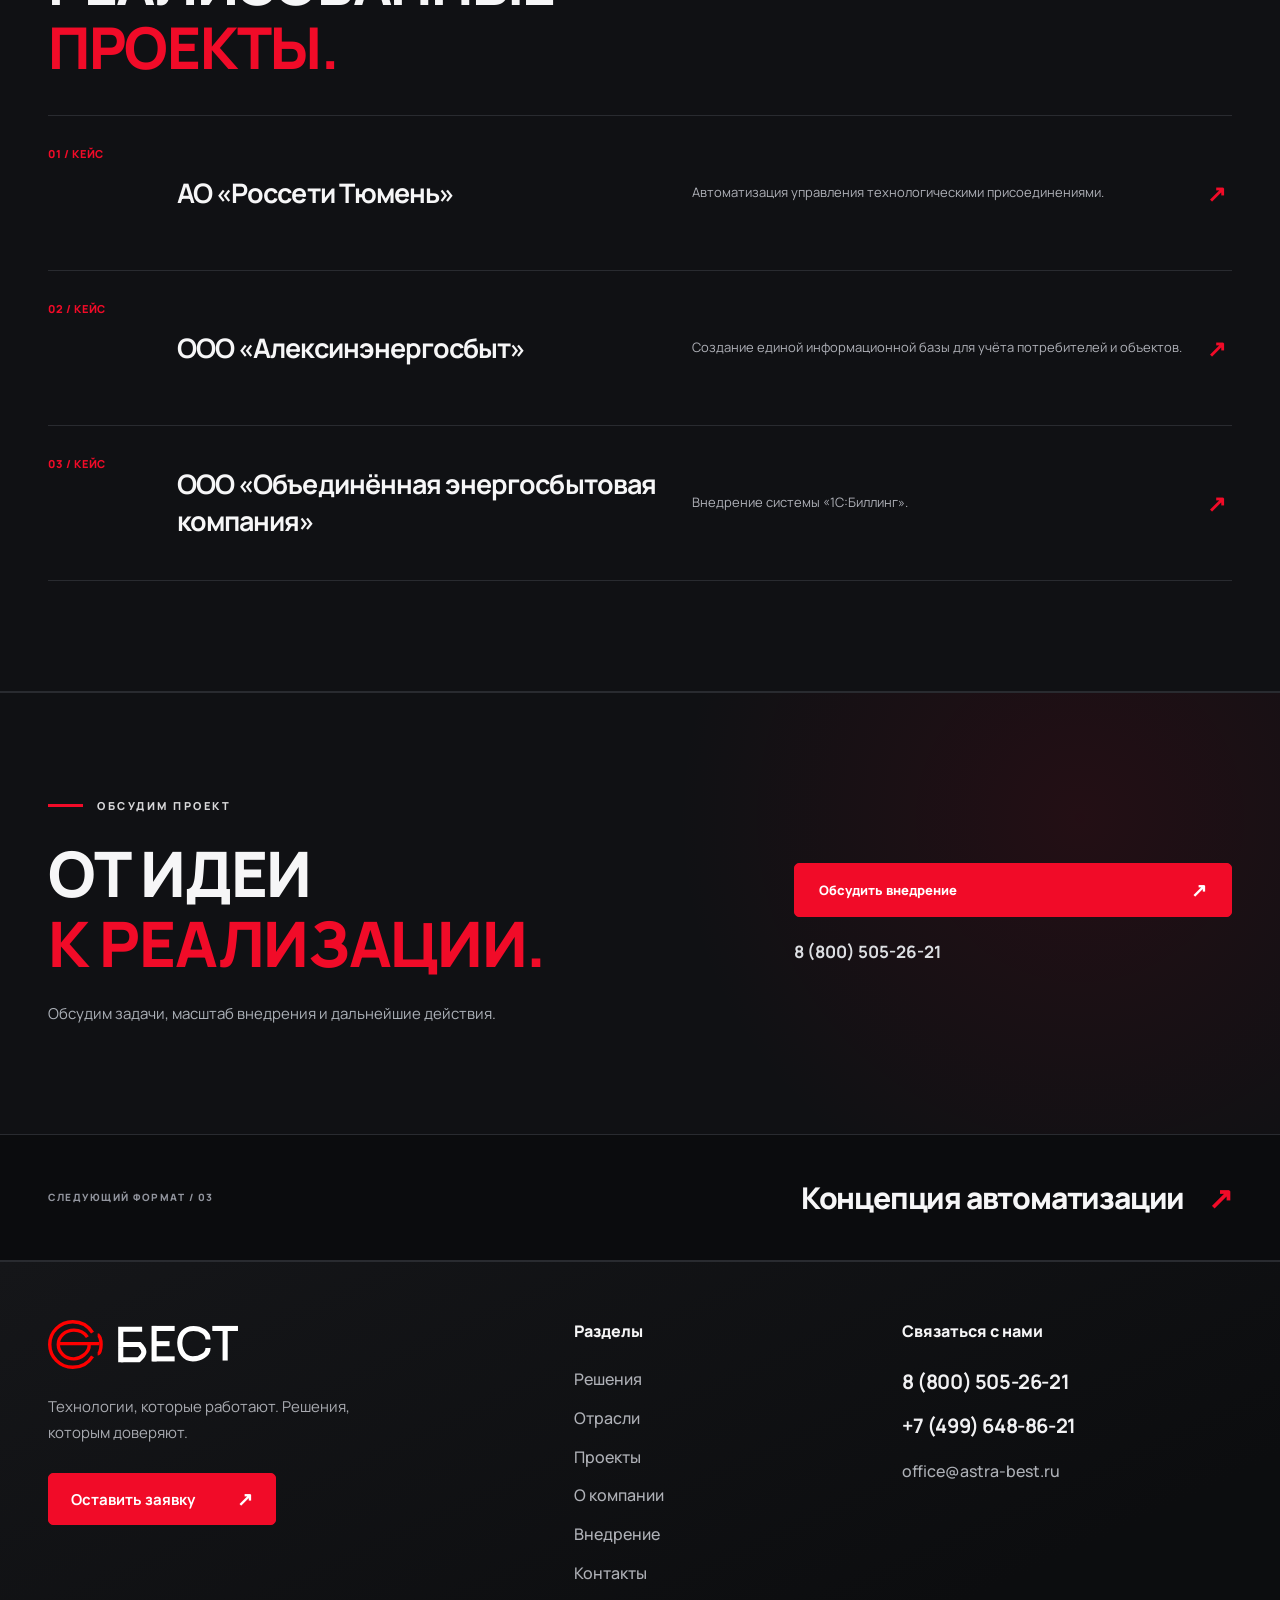
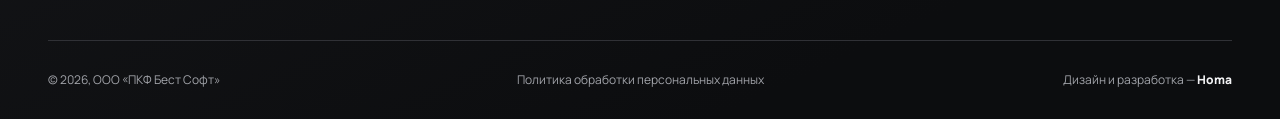
<file: project-implementation.html>
<!DOCTYPE html>
<html lang="ru">
<head>
  <meta charset="UTF-8">
  <meta name="viewport" content="width=device-width, initial-scale=1">
  <meta name="theme-color" content="#090a0c">
  <meta name="description" content="Проектное внедрение БЕСТ: пять этапов создания и запуска автоматизированных систем на базе 1С.">
  <title>Проектное внедрение — БЕСТ</title>
  <link rel="preconnect" href="https://fonts.googleapis.com">
  <link rel="preconnect" href="https://fonts.gstatic.com" crossorigin>
  <link href="https://fonts.googleapis.com/css2?family=Manrope:wght@400;500;600;700;800&display=swap" rel="stylesheet">
  <link rel="stylesheet" href="./css/implementation-detail.css">
  <link rel="stylesheet" href="./css/style.css">
  <script src="./js/implementation-detail.js" defer></script>
</head>

<body class="format-page format-page--project">

    <header class="header" id="top">
    <div class="container header-inner">
      <a class="brand" href="./index.html" aria-label="Бест — на главную"><img src="./assets/logo.svg" alt="БЕСТ"></a>
      <nav class="nav" id="site-nav" aria-label="Основная навигация">
        <a href="./decisions.html">Решения</a><a href="#industries">Отрасли</a><a href="#cases">Проекты</a><a href="./about.html">О компании</a><a href="./implementation.html">Внедрение</a><a href="#contact">Контакты</a>
      </nav>
      <a class="button button-outline header-cta" href="#contact">Обсудить проект <span aria-hidden="true">↗</span></a>
      <button class="menu-toggle" type="button" aria-label="Открыть меню" aria-controls="site-nav" aria-expanded="false"><span></span><span></span><span></span></button>
    </div>
  </header>

  <main>

    <section class="detail-hero" aria-labelledby="page-title">
      <div class="container">


        <div class="detail-hero__grid">
          <div class="detail-hero__content">
            <div class="eyebrow" data-reveal>
              <span></span> ФОРМАТ ВНЕДРЕНИЯ / 02
            </div>
            <h1 id="page-title" data-reveal>
              Проектное<br><em>внедрение.</em>
            </h1>
            <p class="detail-hero__lead" data-reveal>
              Реализация информационной системы под ключ
              с последовательной проверкой результатов,
              вовлечением заказчика и контролем хода проекта.
            </p>
            <div class="detail-hero__actions" data-reveal>
              <a class="primary-link" href="#steps">
                Этапы проекта <span aria-hidden="true">↓</span>
              </a>
              <a class="secondary-link" href="#contact">
                Обсудить внедрение <span aria-hidden="true">↗</span>
              </a>
            </div>
          </div>

          <div class="detail-hero__graphic" aria-hidden="true" data-reveal>
            <span class="detail-hero__graphic-label">IMPLEMENTATION / 02</span>
            <div class="detail-hero__graphic-number">05</div>
            <div class="detail-hero__graphic-caption">
              <strong>ПЯТЬ ЭТАПОВ</strong>
              <span>ОТ ОБСЛЕДОВАНИЯ ДО ОПЫТНОЙ ЭКСПЛУАТАЦИИ</span>
            </div>
            <div class="detail-hero__graphic-line"></div>
          </div>
        </div>
      </div>
    </section>

    <!-- APPROACH -->
    <section class="detail-section">
      <div class="container intro-grid">
        <div data-reveal>
          <div class="eyebrow"><span></span> ПОДХОД К ПРОЕКТУ</div>
          <h2>Разработка<br><em>под контролем.</em></h2>
        </div>
        <div class="intro-copy" data-reveal>
          <p class="lead">
            В крупном внедрении важно своевременно
            проверять соответствие системы требованиям.
          </p>
          <p>
            БЕСТ использует поэтапную разработку и демонстрацию
            промежуточных результатов заказчику. После
            согласования технического проекта задачи
            распределяются по спринтам.
          </p>
          <div class="feature-note">
            <strong>Каждые две недели</strong>
            <span>
              На исходной странице компания описывает
              демонстрацию разработанного функционала
              по итогам двухнедельных спринтов.
            </span>
          </div>
        </div>
      </div>
    </section>

    <!-- FIVE STEPS -->
    <section class="detail-section section-dark" id="steps">
      <div class="container">
        <div class="section-heading" data-reveal>
          <div>
            <div class="eyebrow"><span></span> ЭТАПЫ РЕАЛИЗАЦИИ</div>
            <h2>Пять этапов<br><em>одного проекта.</em></h2>
          </div>
          <p>От определения требований до проверки системы в реальных условиях работы.</p>
        </div>

        <ol class="timeline" data-timeline>
          <li class="timeline__item" data-reveal>
            <span class="timeline__number">01</span>
            <div>
              <h3>Обследование</h3>
              <p>
                Изучение процессов заказчика, демонстрация
                типового решения и выявление отличий.
                По итогам формируется техническое задание.
              </p>
            </div>
          </li>
          <li class="timeline__item" data-reveal>
            <span class="timeline__number">02</span>
            <div>
              <h3>Техническое проектирование</h3>
              <p>
                Описание способов реализации функционала,
                источников данных, пользовательских ролей,
                отчётных и печатных форм.
              </p>
            </div>
          </li>
          <li class="timeline__item" data-reveal>
            <span class="timeline__number">03</span>
            <div>
              <h3>Разработка</h3>
              <p>
                Работа спринтами, график релизов,
                регулярные демонстрации и обратная связь
                для своевременной корректировки.
              </p>
            </div>
          </li>
          <li class="timeline__item" data-reveal>
            <span class="timeline__number">04</span>
            <div>
              <h3>Подготовка к опытной эксплуатации</h3>
              <p>
                Развёртывание системы, перенос исторических
                данных, подготовка инструкций и обучение персонала.
              </p>
            </div>
          </li>
          <li class="timeline__item" data-reveal>
            <span class="timeline__number">05</span>
            <div>
              <h3>Опытная эксплуатация</h3>
              <p>
                Пользователи осваивают систему, проверяется
                её работа перед переводом в промышленную эксплуатацию.
              </p>
            </div>
          </li>
        </ol>
      </div>
    </section>

    <!-- RISKS -->
    <section class="detail-section">
      <div class="container">
        <div class="section-heading" data-reveal>
          <div>
            <div class="eyebrow"><span></span> РИСКИ ПРОЕКТА</div>
            <h2>Что может<br><em>помешать?</em></h2>
          </div>
          <p>Технология важна, но результат зависит и от готовности самой организации.</p>
        </div>

        <div class="outcomes-grid outcomes-grid--three">
          <article class="outcome" data-reveal>
            <span>01</span>
            <h3>Неясные цели</h3>
            <p>Отсутствует общее понимание ожидаемого результата автоматизации.</p>
          </article>
          <article class="outcome" data-reveal>
            <span>02</span>
            <h3>Нет рабочей группы</h3>
            <p>Недостаточно участия функциональных специалистов и IT-подразделения заказчика.</p>
          </article>
          <article class="outcome" data-reveal>
            <span>03</span>
            <h3>Сопротивление изменениям</h3>
            <p>Пользователям сложно отказаться от привычного порядка работы.</p>
          </article>
          <article class="outcome" data-reveal>
            <span>04</span>
            <h3>Отказ от обследования</h3>
            <p>Важные особенности процессов остаются неизвестными до начала разработки.</p>
          </article>
        </div>
      </div>
    </section>

    <!-- CUSTOMER PREPARATION -->
    <section class="detail-section section-dark">
      <div class="container intro-grid">
        <div data-reveal>
          <div class="eyebrow"><span></span> СО СТОРОНЫ ЗАКАЗЧИКА</div>
          <h2>Подготовка<br><em>к внедрению.</em></h2>
        </div>
        <div data-reveal>
          <ol class="simple-steps">
            <li>Сформировать видение конечного результата и объяснить сотрудникам цели автоматизации.</li>
            <li>Создать рабочую группу из функциональных специалистов и представителей IT.</li>
            <li>Использовать обследование для выявления проблемных мест и формирования требований к системе.</li>
          </ol>
        </div>
      </div>
    </section>

    <!-- HOW TO BEGIN -->
    <section class="detail-section">
      <div class="container intro-grid">
        <div data-reveal>
          <div class="eyebrow"><span></span> НАЧАЛО СОТРУДНИЧЕСТВА</div>
          <h2>От демонстрации<br><em>к договору.</em></h2>
        </div>
        <div data-reveal>
          <ol class="simple-steps">
            <li>Запросить демонстрацию программного продукта.</li>
            <li>Заполнить опросный лист о задачах предприятия.</li>
            <li>Познакомиться с функционалом на удалённой демонстрации.</li>
            <li>Получить коммерческое предложение на автоматизацию.</li>
            <li>Подписать договор и начать проект.</li>
          </ol>
        </div>
      </div>
    </section>

    <!-- CASES -->
    <section class="detail-section section-dark">
      <div class="container">
        <div class="section-heading" data-reveal>
          <div>
            <div class="eyebrow"><span></span> ОПЫТ ВНЕДРЕНИЯ</div>
            <h2>Реализованные<br><em>проекты.</em></h2>
          </div>
        </div>

        <div class="case-list">
          <a href="https://astra-best.ru/case/ao-rosseti-tyumen" target="_blank" rel="noopener noreferrer" data-reveal>
            <span>01 / КЕЙС</span>
            <strong>АО «Россети Тюмень»</strong>
            <p>Автоматизация управления технологическими присоединениями.</p>
            <b aria-hidden="true">↗</b>
          </a>
          <a href="https://astra-best.ru/case/ooo-aleksinenregosbyt" target="_blank" rel="noopener noreferrer" data-reveal>
            <span>02 / КЕЙС</span>
            <strong>ООО «Алексинэнергосбыт»</strong>
            <p>Создание единой информационной базы для учёта потребителей и объектов.</p>
            <b aria-hidden="true">↗</b>
          </a>
          <a href="https://astra-best.ru/case/razrabotka-i-vnedrenie-avtomatizirovannoy-sistemy-billing-dlya-ooo-obedinennaya-energosbytovaya-komp" target="_blank" rel="noopener noreferrer" data-reveal>
            <span>03 / КЕЙС</span>
            <strong>ООО «Объединённая энергосбытовая компания»</strong>
            <p>Внедрение системы «1С:Биллинг».</p>
            <b aria-hidden="true">↗</b>
          </a>
        </div>
      </div>
    </section>

    <section class="detail-contact" id="contact">
      <div class="container detail-contact__grid">
        <div data-reveal>
          <div class="eyebrow"><span></span> ОБСУДИМ ПРОЕКТ</div>
          <h2>От идеи<br><em>к реализации.</em></h2>
          <p>Обсудим задачи, масштаб внедрения и дальнейшие действия.</p>
        </div>
        <div class="detail-contact__actions" data-reveal>
          <a class="primary-link" href="mailto:office@astra-best.ru?subject=Проектное%20внедрение">
            Обсудить внедрение <span aria-hidden="true">↗</span>
          </a>
          <a href="tel:88005052621">8 (800) 505-26-21</a>
        </div>
      </div>
    </section>

    <nav class="format-next" aria-label="Другие форматы внедрения">
      <div class="container">
        <span>СЛЕДУЮЩИЙ ФОРМАТ / 03</span>
        <a href="./automation-concept.html">
          Концепция автоматизации <span aria-hidden="true">↗</span>
        </a>
      </div>
    </nav>

  </main>

      <!-- FOOTER -->
  <footer class="site-footer" id="footer">
    <div class="container">

      <div class="site-footer__main">

        <!-- БРЕНД И ЗАЯВКА -->
        <div class="site-footer__identity">

          <a href="#top" class="site-footer__logo">
            <img src="./assets/logo.svg" alt="БЕСТ">
          </a>

          <p class="site-footer__description">
            Технологии, которые работают.
            Решения, которым доверяют.
          </p>

          <a
            href="mailto:office@astra-best.ru?subject=Заявка%20с%20сайта"
            class="site-footer__cta"
          >
            Оставить заявку
            <span aria-hidden="true">↗</span>
          </a>

        </div>

        <!-- РАЗДЕЛЫ -->
        <nav class="site-footer__nav" aria-label="Разделы сайта">
          <h2 class="site-footer__heading">Разделы</h2>

          <a href="./decisions.html">Решения</a>
          <a href="#industries">Отрасли</a>
          <a href="#cases">Проекты</a>
          <a href="./about.html">О компании</a>
          <a href="./implementation.html">Внедрение</a>
          <a href="#contact">Контакты</a>
        </nav>

        <!-- КОНТАКТЫ -->
        <div class="site-footer__contacts">
          <h2 class="site-footer__heading">Связаться с нами</h2>

          <a class="site-footer__phone" href="tel:88005052621">
            8 (800) 505-26-21
          </a>

          <a class="site-footer__phone" href="tel:+74996488621">
            +7 (499) 648-86-21
          </a>

          <a class="site-footer__email" href="mailto:office@astra-best.ru">
            office@astra-best.ru
          </a>
        </div>

      </div>

      <!-- НИЖНЯЯ СТРОКА -->
      <div class="site-footer__bottom">

        <span class="site-footer__copyright">
          © <span id="year">2026</span>,
          ООО «ПКФ Бест Софт»
        </span>

        <a
          href="https://astra-best.ru/policy/index.php"
          target="_blank"
          rel="noopener noreferrer"
          class="site-footer__policy"
        >
          Политика обработки персональных данных
        </a>

        <span class="site-footer__author">
          Дизайн и разработка — <strong>Homa</strong>
        </span>

      </div>

    </div>
  </footer>

  <button class="back-to-top" type="button"
    aria-label="Вернуться наверх" tabindex="-1">↑</button>
</body>
</html>
</file>
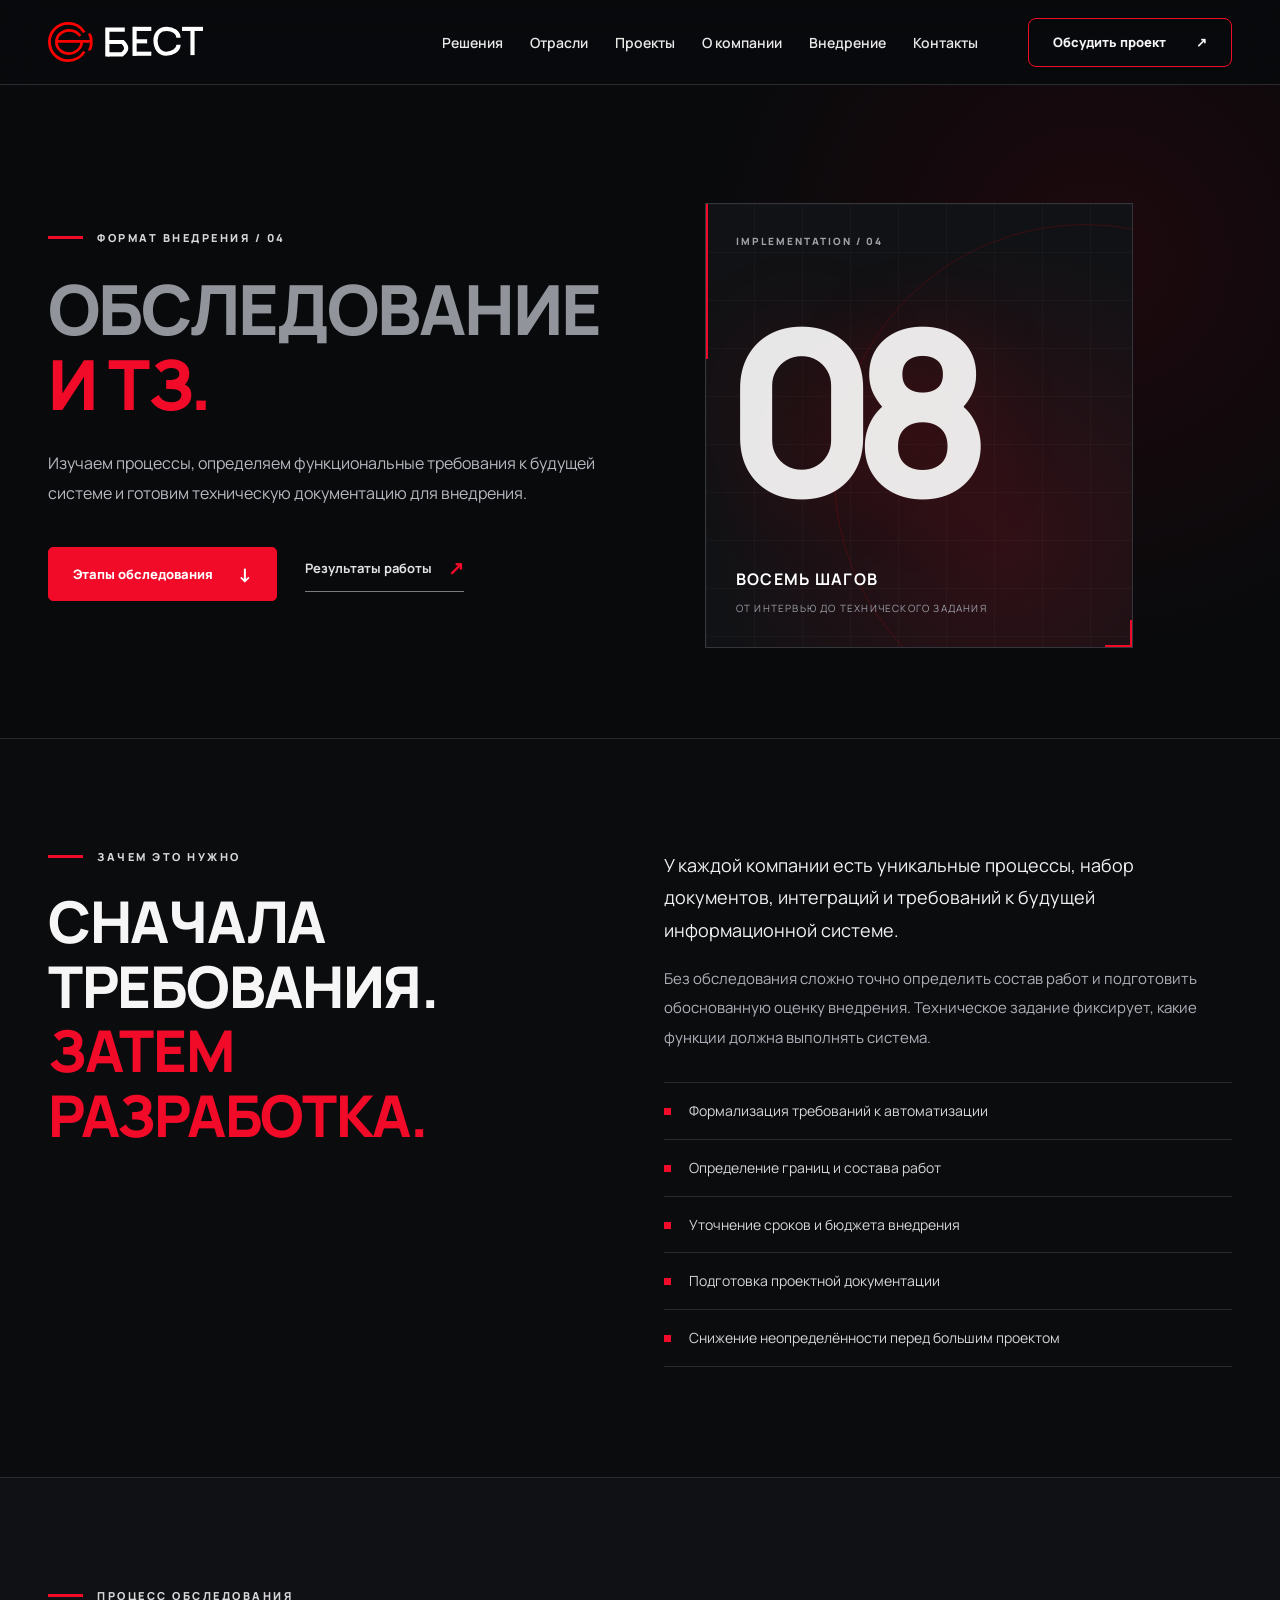
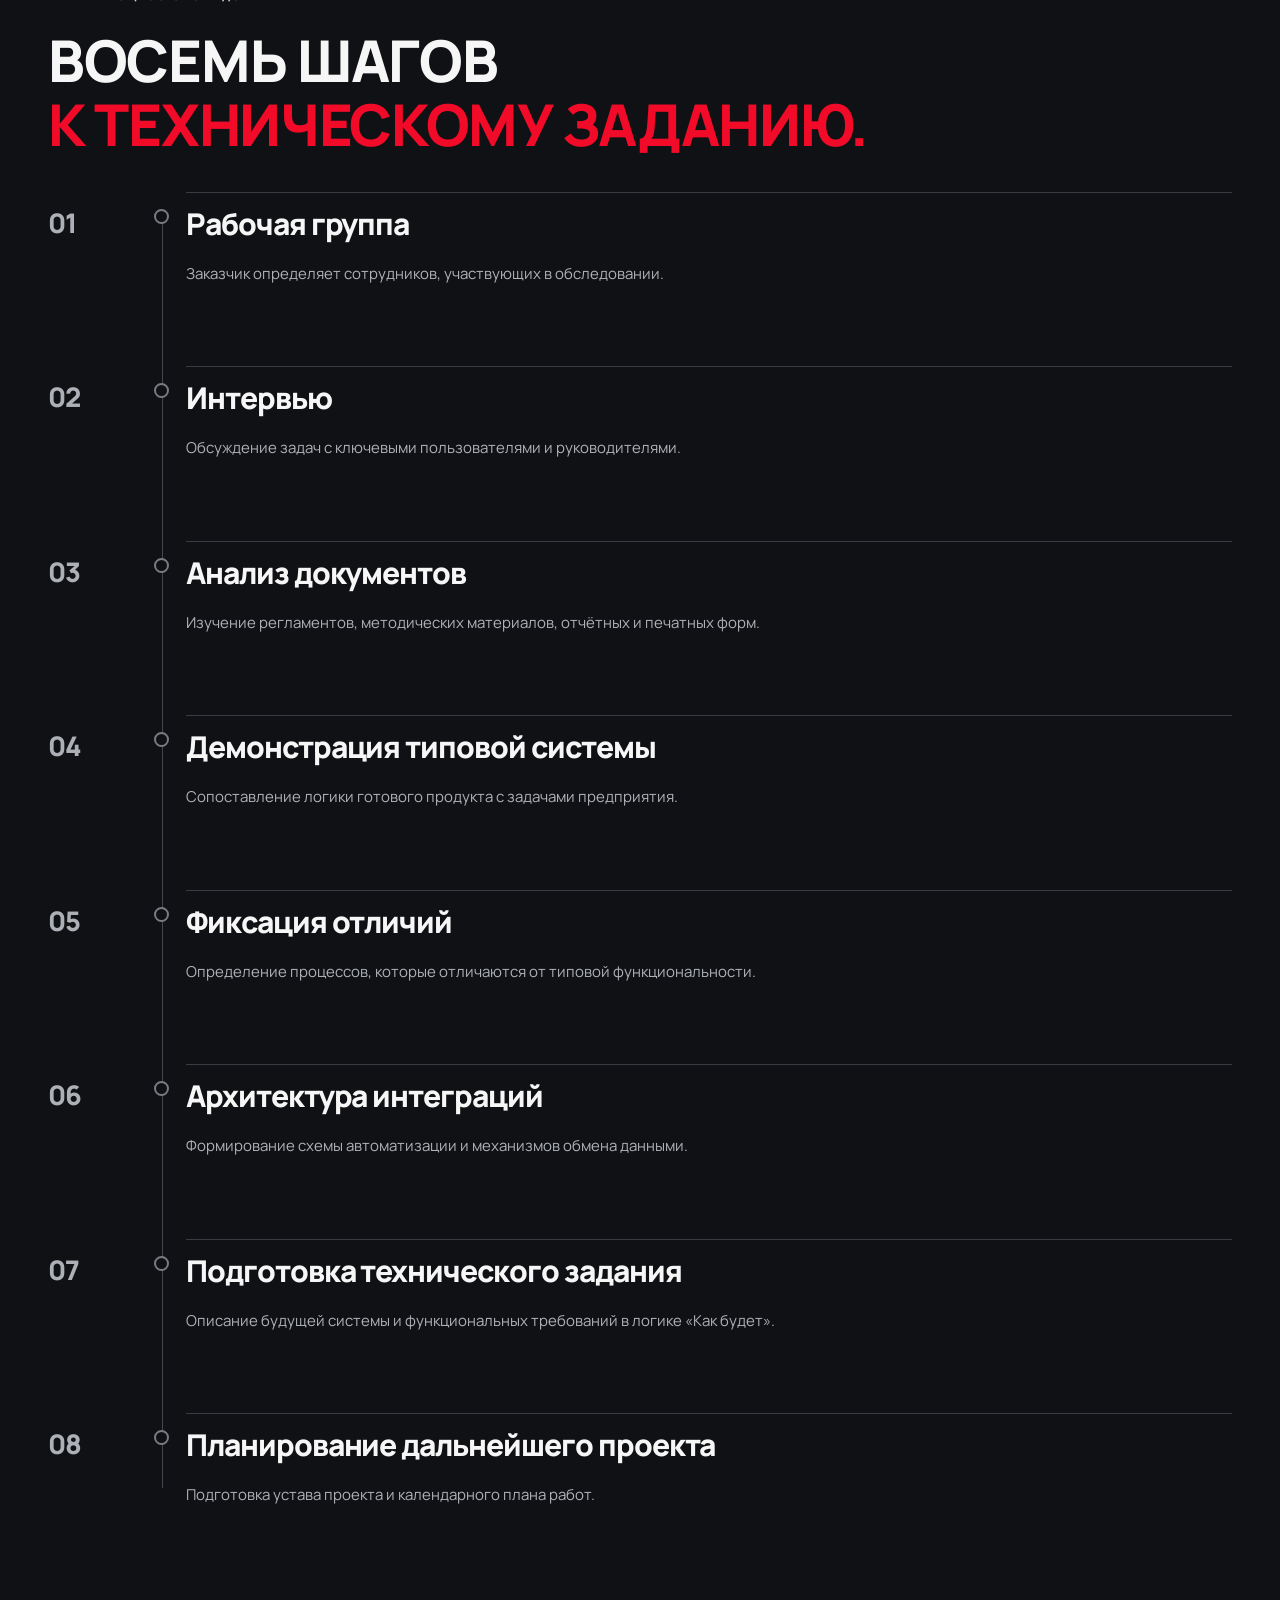
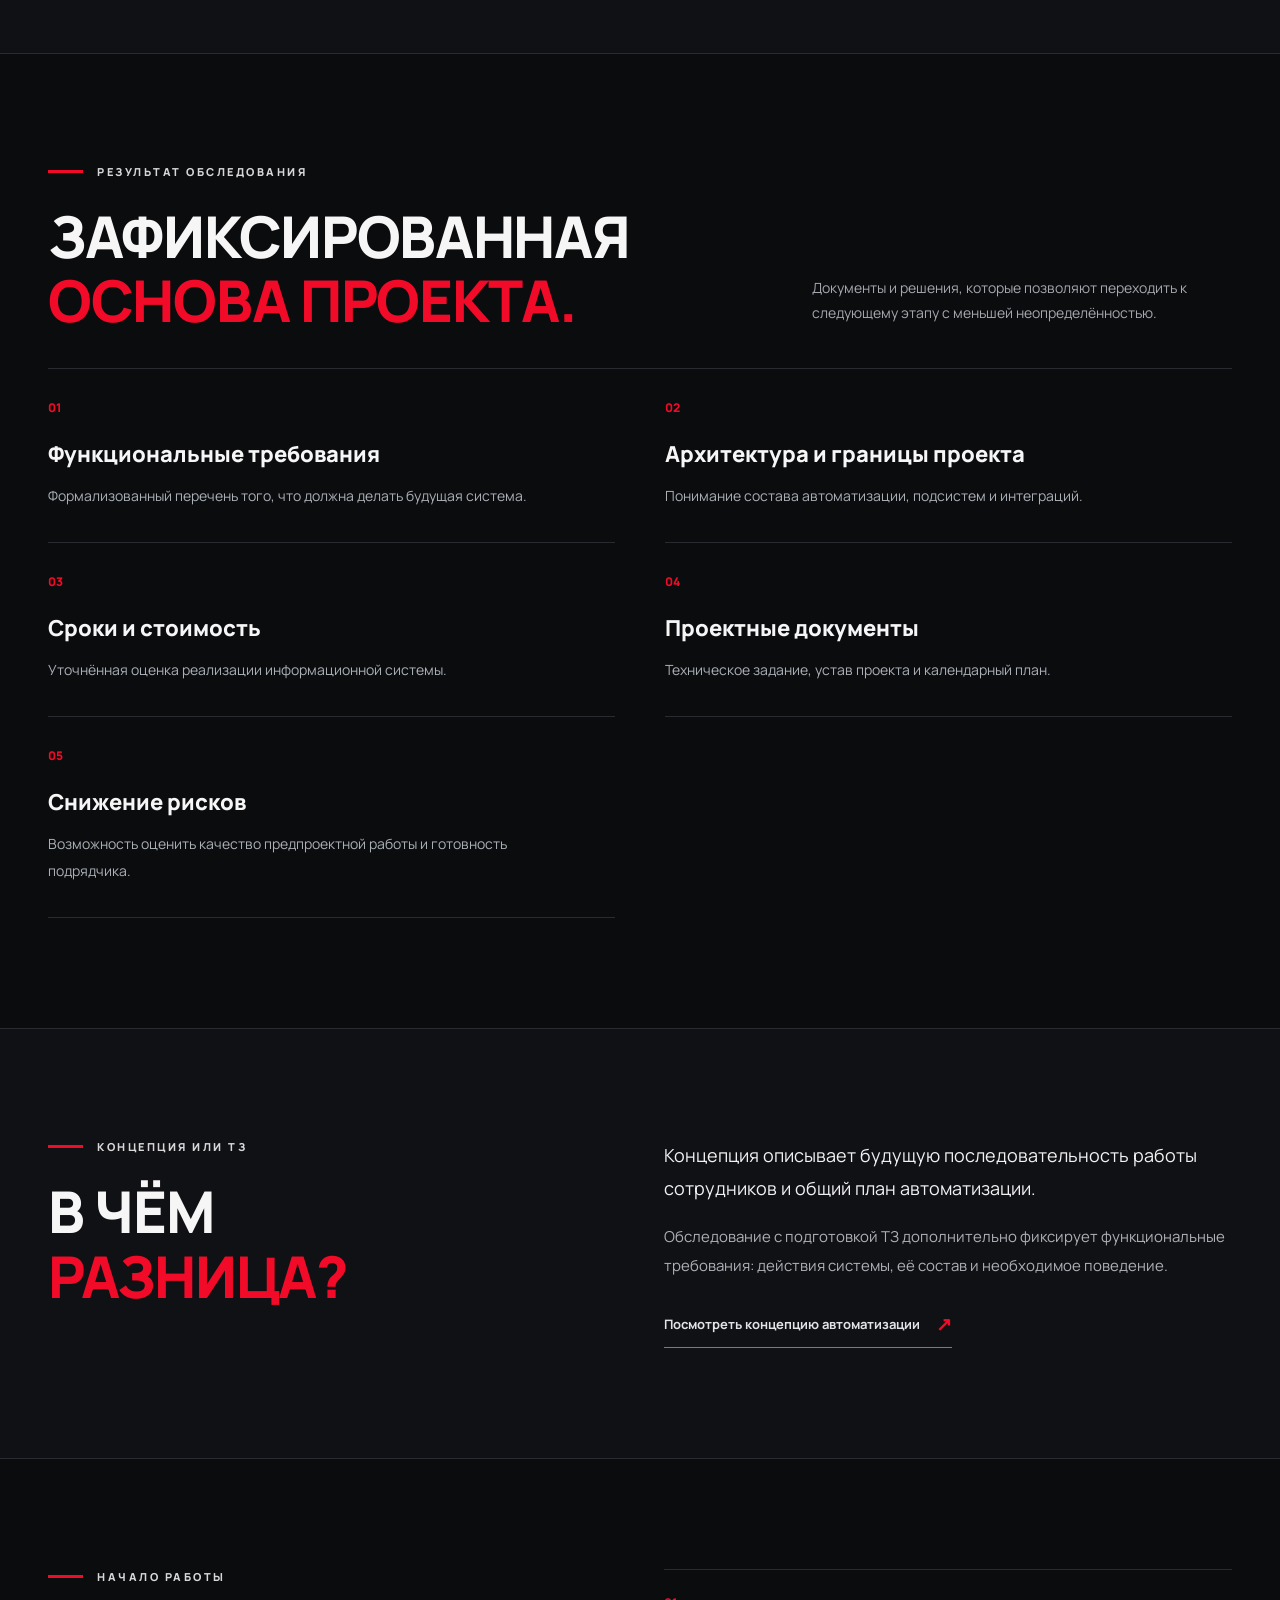
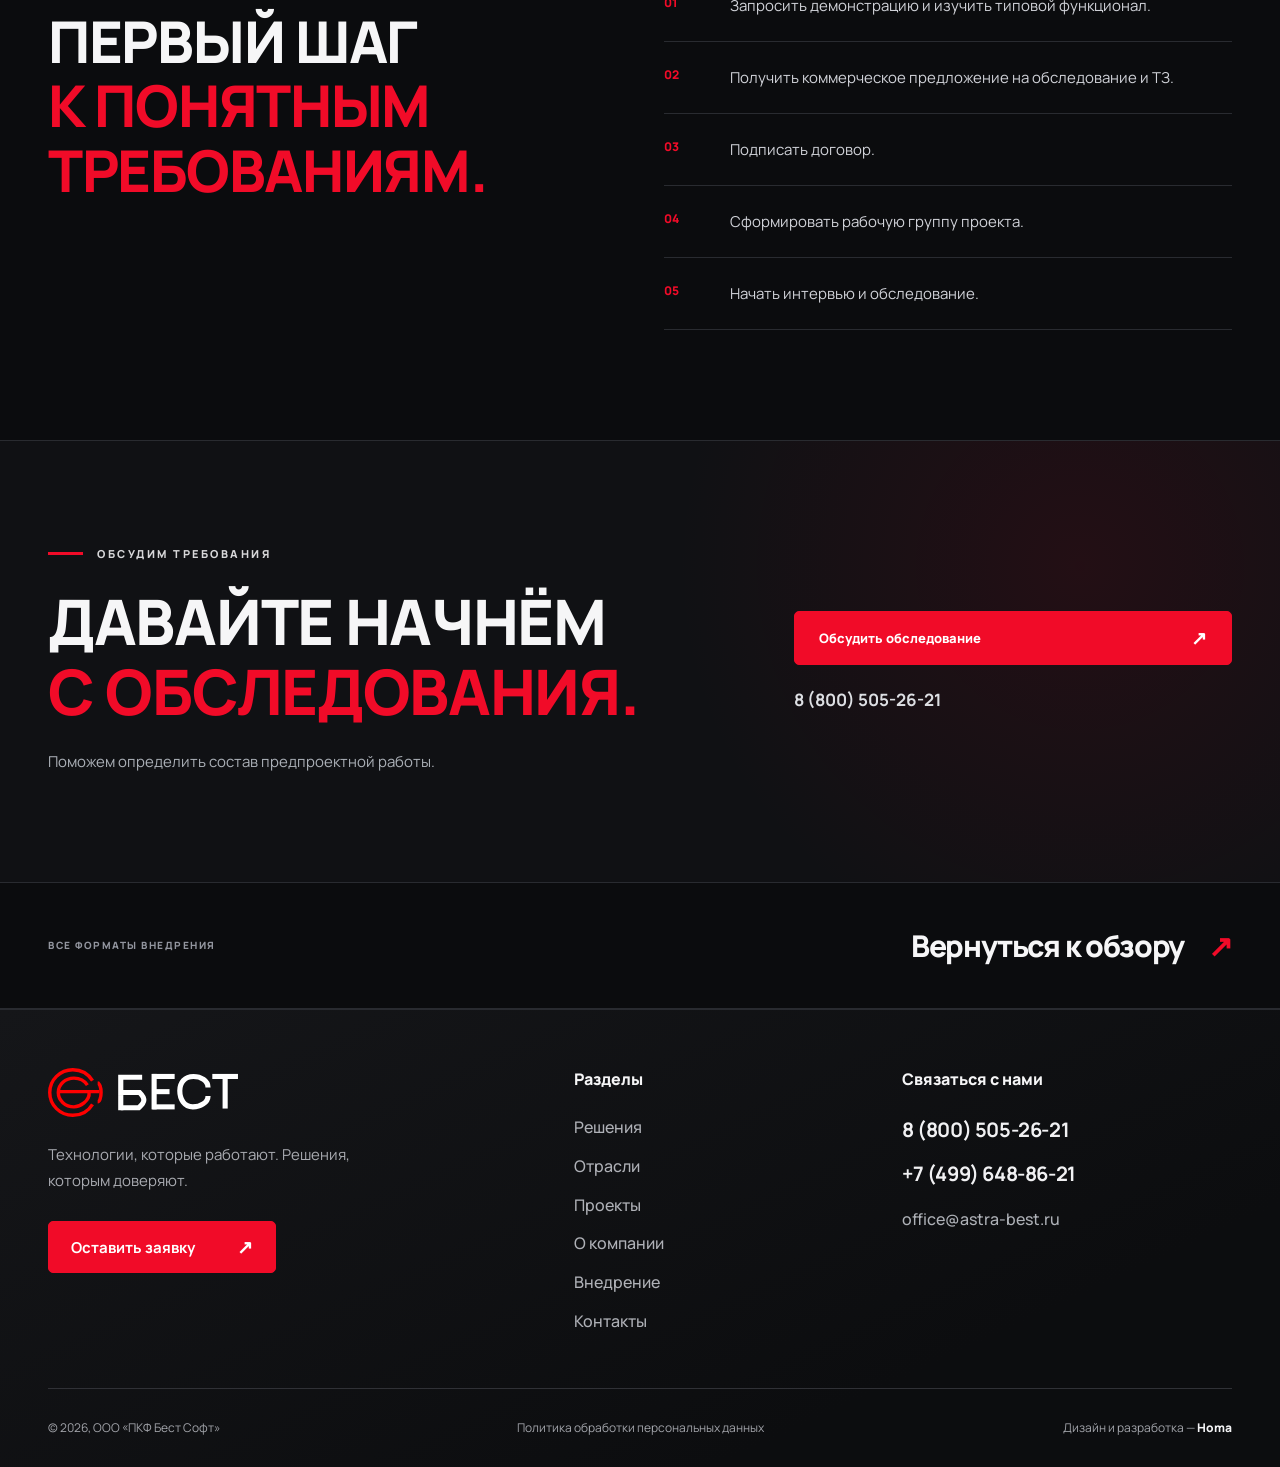
<file: survey-specification.html>
<!DOCTYPE html>
<html lang="ru">
<head>
  <meta charset="UTF-8">
  <meta name="viewport" content="width=device-width, initial-scale=1">
  <meta name="theme-color" content="#090a0c">
  <meta name="description" content="Обследование и формирование технического задания БЕСТ: анализ процессов, требования, архитектура и подготовка внедрения 1С.">
  <title>Обследование и ТЗ — БЕСТ</title>
  <link rel="preconnect" href="https://fonts.googleapis.com">
  <link rel="preconnect" href="https://fonts.gstatic.com" crossorigin>
  <link href="https://fonts.googleapis.com/css2?family=Manrope:wght@400;500;600;700;800&display=swap" rel="stylesheet">
  <link rel="stylesheet" href="./css/implementation-detail.css">
  <link rel="stylesheet" href="./css/style.css">
  <script src="./js/implementation-detail.js" defer></script>
</head>

<body class="format-page format-page--survey">

   <header class="header" id="top">
    <div class="container header-inner">
      <a class="brand" href="./index.html" aria-label="Бест — на главную"><img src="./assets/logo.svg" alt="БЕСТ"></a>
      <nav class="nav" id="site-nav" aria-label="Основная навигация">
        <a href="./decisions.html">Решения</a><a href="#industries">Отрасли</a><a href="#cases">Проекты</a><a href="./about.html">О компании</a><a href="./implementation.html">Внедрение</a><a href="#contact">Контакты</a>
      </nav>
      <a class="button button-outline header-cta" href="#contact">Обсудить проект <span aria-hidden="true">↗</span></a>
      <button class="menu-toggle" type="button" aria-label="Открыть меню" aria-controls="site-nav" aria-expanded="false"><span></span><span></span><span></span></button>
    </div>
  </header>

  <main>

    <section class="detail-hero" aria-labelledby="page-title">
      <div class="container">
        <nav class="breadcrumbs" aria-label="Хлебные крошки">
        

        <div class="detail-hero__grid">
          <div class="detail-hero__content">
            <div class="eyebrow" data-reveal>
              <span></span> ФОРМАТ ВНЕДРЕНИЯ / 04
            </div>
            <h1 id="page-title" data-reveal>
              Обследование<br><em>и ТЗ.</em>
            </h1>
            <p class="detail-hero__lead" data-reveal>
              Изучаем процессы, определяем функциональные
              требования к будущей системе и готовим
              техническую документацию для внедрения.
            </p>
            <div class="detail-hero__actions" data-reveal>
              <a class="primary-link" href="#steps">
                Этапы обследования <span aria-hidden="true">↓</span>
              </a>
              <a class="secondary-link" href="#results">
                Результаты работы <span aria-hidden="true">↗</span>
              </a>
            </div>
          </div>

          <div class="detail-hero__graphic" aria-hidden="true" data-reveal>
            <span class="detail-hero__graphic-label">IMPLEMENTATION / 04</span>
            <div class="detail-hero__graphic-number">08</div>
            <div class="detail-hero__graphic-caption">
              <strong>ВОСЕМЬ ШАГОВ</strong>
              <span>ОТ ИНТЕРВЬЮ ДО ТЕХНИЧЕСКОГО ЗАДАНИЯ</span>
            </div>
            <div class="detail-hero__graphic-line"></div>
          </div>
        </div>
      </div>
    </section>

    <!-- INTRO -->
    <section class="detail-section">
      <div class="container intro-grid">
        <div data-reveal>
          <div class="eyebrow"><span></span> ЗАЧЕМ ЭТО НУЖНО</div>
          <h2>Сначала требования.<br><em>Затем разработка.</em></h2>
        </div>

        <div class="intro-copy" data-reveal>
          <p class="lead">
            У каждой компании есть уникальные процессы,
            набор документов, интеграций и требований
            к будущей информационной системе.
          </p>
          <p>
            Без обследования сложно точно определить
            состав работ и подготовить обоснованную
            оценку внедрения. Техническое задание
            фиксирует, какие функции должна выполнять система.
          </p>

          <ul class="check-list">
            <li>Формализация требований к автоматизации</li>
            <li>Определение границ и состава работ</li>
            <li>Уточнение сроков и бюджета внедрения</li>
            <li>Подготовка проектной документации</li>
            <li>Снижение неопределённости перед большим проектом</li>
          </ul>
        </div>
      </div>
    </section>

    <!-- STEPS -->
    <section class="detail-section section-dark" id="steps">
      <div class="container">
        <div class="section-heading" data-reveal>
          <div>
            <div class="eyebrow"><span></span> ПРОЦЕСС ОБСЛЕДОВАНИЯ</div>
            <h2>Восемь шагов<br><em>к техническому заданию.</em></h2>
          </div>
        </div>

        <ol class="timeline" data-timeline>
          <li class="timeline__item" data-reveal>
            <span class="timeline__number">01</span>
            <div>
              <h3>Рабочая группа</h3>
              <p>Заказчик определяет сотрудников, участвующих в обследовании.</p>
            </div>
          </li>
          <li class="timeline__item" data-reveal>
            <span class="timeline__number">02</span>
            <div>
              <h3>Интервью</h3>
              <p>Обсуждение задач с ключевыми пользователями и руководителями.</p>
            </div>
          </li>
          <li class="timeline__item" data-reveal>
            <span class="timeline__number">03</span>
            <div>
              <h3>Анализ документов</h3>
              <p>Изучение регламентов, методических материалов, отчётных и печатных форм.</p>
            </div>
          </li>
          <li class="timeline__item" data-reveal>
            <span class="timeline__number">04</span>
            <div>
              <h3>Демонстрация типовой системы</h3>
              <p>Сопоставление логики готового продукта с задачами предприятия.</p>
            </div>
          </li>
          <li class="timeline__item" data-reveal>
            <span class="timeline__number">05</span>
            <div>
              <h3>Фиксация отличий</h3>
              <p>Определение процессов, которые отличаются от типовой функциональности.</p>
            </div>
          </li>
          <li class="timeline__item" data-reveal>
            <span class="timeline__number">06</span>
            <div>
              <h3>Архитектура интеграций</h3>
              <p>Формирование схемы автоматизации и механизмов обмена данными.</p>
            </div>
          </li>
          <li class="timeline__item" data-reveal>
            <span class="timeline__number">07</span>
            <div>
              <h3>Подготовка технического задания</h3>
              <p>Описание будущей системы и функциональных требований в логике «Как будет».</p>
            </div>
          </li>
          <li class="timeline__item" data-reveal>
            <span class="timeline__number">08</span>
            <div>
              <h3>Планирование дальнейшего проекта</h3>
              <p>Подготовка устава проекта и календарного плана работ.</p>
            </div>
          </li>
        </ol>
      </div>
    </section>

    <!-- RESULTS -->
    <section class="detail-section" id="results">
      <div class="container">
        <div class="section-heading" data-reveal>
          <div>
            <div class="eyebrow"><span></span> РЕЗУЛЬТАТ ОБСЛЕДОВАНИЯ</div>
            <h2>Зафиксированная<br><em>основа проекта.</em></h2>
          </div>
          <p>Документы и решения, которые позволяют переходить к следующему этапу с меньшей неопределённостью.</p>
        </div>

        <div class="outcomes-grid">
          <article class="outcome" data-reveal>
            <span>01</span>
            <h3>Функциональные требования</h3>
            <p>Формализованный перечень того, что должна делать будущая система.</p>
          </article>
          <article class="outcome" data-reveal>
            <span>02</span>
            <h3>Архитектура и границы проекта</h3>
            <p>Понимание состава автоматизации, подсистем и интеграций.</p>
          </article>
          <article class="outcome" data-reveal>
            <span>03</span>
            <h3>Сроки и стоимость</h3>
            <p>Уточнённая оценка реализации информационной системы.</p>
          </article>
          <article class="outcome" data-reveal>
            <span>04</span>
            <h3>Проектные документы</h3>
            <p>Техническое задание, устав проекта и календарный план.</p>
          </article>
          <article class="outcome" data-reveal>
            <span>05</span>
            <h3>Снижение рисков</h3>
            <p>Возможность оценить качество предпроектной работы и готовность подрядчика.</p>
          </article>
        </div>
      </div>
    </section>

    <!-- COMPARISON -->
    <section class="detail-section section-dark">
      <div class="container intro-grid">
        <div data-reveal>
          <div class="eyebrow"><span></span> КОНЦЕПЦИЯ ИЛИ ТЗ</div>
          <h2>В чём<br><em>разница?</em></h2>
        </div>
        <div class="intro-copy" data-reveal>
          <p class="lead">
            Концепция описывает будущую последовательность
            работы сотрудников и общий план автоматизации.
          </p>
          <p>
            Обследование с подготовкой ТЗ дополнительно
            фиксирует функциональные требования:
            действия системы, её состав и необходимое поведение.
          </p>
          <a class="secondary-link" href="./automation-concept.html">
            Посмотреть концепцию автоматизации <span aria-hidden="true">↗</span>
          </a>
        </div>
      </div>
    </section>

    <!-- START -->
    <section class="detail-section">
      <div class="container intro-grid">
        <div data-reveal>
          <div class="eyebrow"><span></span> НАЧАЛО РАБОТЫ</div>
          <h2>Первый шаг<br><em>к понятным требованиям.</em></h2>
        </div>
        <div data-reveal>
          <ol class="simple-steps">
            <li>Запросить демонстрацию и изучить типовой функционал.</li>
            <li>Получить коммерческое предложение на обследование и ТЗ.</li>
            <li>Подписать договор.</li>
            <li>Сформировать рабочую группу проекта.</li>
            <li>Начать интервью и обследование.</li>
          </ol>
        </div>
      </div>
    </section>

    <section class="detail-contact" id="contact">
      <div class="container detail-contact__grid">
        <div data-reveal>
          <div class="eyebrow"><span></span> ОБСУДИМ ТРЕБОВАНИЯ</div>
          <h2>Давайте начнём<br><em>с обследования.</em></h2>
          <p>Поможем определить состав предпроектной работы.</p>
        </div>
        <div class="detail-contact__actions" data-reveal>
          <a class="primary-link" href="mailto:office@astra-best.ru?subject=Обследование%20и%20ТЗ">
            Обсудить обследование <span aria-hidden="true">↗</span>
          </a>
          <a href="tel:88005052621">8 (800) 505-26-21</a>
        </div>
      </div>
    </section>

    <nav class="format-next" aria-label="Другие форматы внедрения">
      <div class="container">
        <span>ВСЕ ФОРМАТЫ ВНЕДРЕНИЯ</span>
        <a href="./implementation.html">
          Вернуться к обзору <span aria-hidden="true">↗</span>
        </a>
      </div>
    </nav>

  </main>

      <!-- FOOTER -->
  <footer class="site-footer" id="footer">
    <div class="container">

      <div class="site-footer__main">

        <!-- БРЕНД И ЗАЯВКА -->
        <div class="site-footer__identity">

          <a href="#top" class="site-footer__logo">
            <img src="./assets/logo.svg" alt="БЕСТ">
          </a>

          <p class="site-footer__description">
            Технологии, которые работают.
            Решения, которым доверяют.
          </p>

          <a
            href="mailto:office@astra-best.ru?subject=Заявка%20с%20сайта"
            class="site-footer__cta"
          >
            Оставить заявку
            <span aria-hidden="true">↗</span>
          </a>

        </div>

        <!-- РАЗДЕЛЫ -->
        <nav class="site-footer__nav" aria-label="Разделы сайта">
          <h2 class="site-footer__heading">Разделы</h2>

          <a href="./decisions.html">Решения</a>
          <a href="#industries">Отрасли</a>
          <a href="#cases">Проекты</a>
          <a href="./about.html">О компании</a>
          <a href="./implementation.html">Внедрение</a>
          <a href="#contact">Контакты</a>
        </nav>

        <!-- КОНТАКТЫ -->
        <div class="site-footer__contacts">
          <h2 class="site-footer__heading">Связаться с нами</h2>

          <a class="site-footer__phone" href="tel:88005052621">
            8 (800) 505-26-21
          </a>

          <a class="site-footer__phone" href="tel:+74996488621">
            +7 (499) 648-86-21
          </a>

          <a class="site-footer__email" href="mailto:office@astra-best.ru">
            office@astra-best.ru
          </a>
        </div>

      </div>

      <!-- НИЖНЯЯ СТРОКА -->
      <div class="site-footer__bottom">

        <span class="site-footer__copyright">
          © <span id="year">2026</span>,
          ООО «ПКФ Бест Софт»
        </span>

        <a
          href="https://astra-best.ru/policy/index.php"
          target="_blank"
          rel="noopener noreferrer"
          class="site-footer__policy"
        >
          Политика обработки персональных данных
        </a>

        <span class="site-footer__author">
          Дизайн и разработка — <strong>Homa</strong>
        </span>

      </div>

    </div>
  </footer>

  <button class="back-to-top" type="button"
    aria-label="Вернуться наверх" tabindex="-1">↑</button>
</body>
</html>
</file>
<file: css/style.css>
:root {
  --bg: #0b0c0e;
  --panel: #111316;
  --panel2: #16181b;
  --white: #f6f6f7;
  --muted: #a6a8af;
  --red: #f10b28;
  --line: #292b30;
  --max: 1320px;
}

* { box-sizing: border-box; }
html { scroll-behavior: smooth; scroll-padding-top: 85px; }
body { margin: 0; background: var(--bg); color: var(--white); font-family: Manrope, Arial, sans-serif; -webkit-font-smoothing: antialiased; }
a { color: inherit; text-decoration: none; }
button { font: inherit; }
img { display: block; max-width: 100%; }
.container { width: min(var(--max), calc(100% - 96px)); margin-inline: auto; }

/* HEADER */
.header { position: sticky; top: 0; z-index: 20; background: rgba(9,10,12,.93); backdrop-filter: blur(18px); border-bottom: 1px solid var(--line); }
.header-inner { min-height: 84px; display: flex; align-items: center; gap: 38px; }
.brand img { width: 155px; height: auto; }
.nav { display: flex; align-items: center; gap: 27px; margin-left: auto; }
.nav a { font-size: 14px; font-weight: 600; color: #e8e8e8; transition: color .2s; }
.nav a:hover, .text-link:hover { color: var(--red); }
.header-cta { white-space: nowrap; margin-left: 12px; }
.menu-toggle { display: none; background: none; border: 0; padding: 10px; cursor: pointer; }
.menu-toggle span { display: block; width: 24px; height: 2px; background: white; margin: 5px 0; }

/* BUTTONS */
.button { min-height: 49px; padding: 0 24px; display: inline-flex; align-items: center; justify-content: center; gap: 30px; border-radius: 8px; font-size: 13px; font-weight: 800; transition: transform .25s, background .25s, border-color .25s; }
.button:hover { transform: translateY(-3px); }
.button-red { background: var(--red); color: #fff; box-shadow: 0 6px 28px #f10b2824; }
.button-red:hover { background: #c80921; }
.button-outline { border: 1px solid var(--red); }
.button-muted { border: 1px solid #76787c; background: #0a0b0d77; }
.actions { display: flex; flex-wrap: wrap; gap: 14px; margin-top: 30px; }

/* TYPOGRAPHY */
h1, h2, h3, p { margin-top: 0; }
h1 { margin: 24px 0; font-weight: 800; text-transform: uppercase; letter-spacing: -2px; font-size: clamp(40px,5.3vw,76px); line-height: 1.08; max-width: 770px; }
h1 em, h2 em { font-style: normal; color: var(--red); }
h2 { font-weight: 800; text-transform: uppercase; font-size: clamp(29px,3.3vw,49px); letter-spacing: -1.3px; line-height: 1.12; margin: 22px 0 0; }
.eyebrow { display: flex; align-items: center; gap: 14px; letter-spacing: 2.5px; text-transform: uppercase; font-size: 11px; font-weight: 800; color: #d7d7d9; }
.eyebrow span { display: block; width: 38px; height: 3px; background: var(--red); }

/* HERO 2.0 */
.hero { position: relative; isolation: isolate; min-height: clamp(650px,72vh,840px); overflow: hidden; display: flex; align-items: center; border-bottom: 1px solid var(--line); background: #090a0c; }
.hero-atmosphere { position: absolute; inset: 0; background: radial-gradient(ellipse at 76% 45%,rgba(150,16,32,.22),transparent 49%), radial-gradient(ellipse at 55% 120%,rgba(100,12,23,.15),transparent 65%); pointer-events: none; }
.hero-grid { position: absolute; inset: 0; opacity: .12; background-image: linear-gradient(#ffffff18 1px,transparent 1px),linear-gradient(90deg,#ffffff18 1px,transparent 1px); background-size: 74px 74px; mask-image: linear-gradient(90deg,transparent 15%,#000 100%); pointer-events: none; }
.hero-layout { display: grid; grid-template-columns: minmax(0,1.08fr) minmax(0,.92fr); align-items: center; position: relative; min-height: inherit; }
.hero-copy { position: relative; z-index: 3; padding: 95px 0 110px; }
.hero-copy h1 { font-size: clamp(42px,5.5vw,78px); max-width: 820px; line-height: 1.08; letter-spacing: -2.3px; }
.hero-lead { max-width: 570px; color: #c6c6c9; font-size: clamp(14px,1.2vw,18px); line-height: 1.75; }
.hero-bottom { display: flex; align-items: center; gap: 11px; margin-top: 78px; color: #aaadb2; font-size: 12px; letter-spacing: 1px; }
.hero-pulse { width: 8px; height: 8px; flex: none; border-radius: 50%; background: var(--red); box-shadow: 0 0 0 5px rgba(241,11,40,.12); animation: pulse 2.8s ease-in-out infinite; }
.hero-visual { position: relative; align-self: stretch; min-width: 0; display: flex; align-items: end; justify-content: center; pointer-events: none; }
.hero-halo { position: absolute; left: 4%; right: -25%; top: 10%; bottom: 4%; background: radial-gradient(ellipse at 57% 48%,rgba(242,14,45,.24),transparent 56%); filter: blur(25px); animation: halo 8s ease-in-out infinite; }
.hero-robot { position: absolute; right: -10%; bottom: 0; width: min(32vw,790px); height: 94%; max-width: none; object-fit: contain; object-position: center bottom; mask-image: linear-gradient(90deg,transparent 0%,#000 13%,#000 90%,transparent 100%); filter: drop-shadow(-15px 12px 42px rgba(0,0,0,.55)); animation: robotFloat 7s ease-in-out infinite; }
.hero-visual-caption { position: absolute; bottom: 65px; right: 0; z-index: 2; display: flex; flex-direction: column; align-items: end; gap: 5px; color: #acafb4; font-size: 10px; letter-spacing: 2px; text-transform: uppercase; opacity: .75; }
.scroll-indicator { position: absolute; bottom: 27px; left: 50%; z-index: 3; display: flex; align-items: center; gap: 9px; transform: translateX(-50%); text-transform: uppercase; letter-spacing: 2px; font-size: 9px; color: #8d9298; }
.scroll-indicator span { width: 18px; height: 28px; border: 1px solid #73767e; border-radius: 12px; position: relative; }
.scroll-indicator span:after { content: ""; width: 2px; height: 5px; position: absolute; left: 7px; top: 5px; background: var(--red); animation: scrollDot 1.8s infinite; }

/* HERO ANIMATIONS */
.hero-reveal { animation: riseIn .85s cubic-bezier(.2,.8,.2,1) both; }
.hero-copy h1 { animation-delay: .12s; }
.hero-lead { animation-delay: .24s; }
.hero-copy .actions { animation-delay: .36s; }
.hero-bottom { animation-delay: .48s; }
@keyframes riseIn { from { opacity: 0; transform: translateY(25px); } to { opacity: 1; transform: translateY(0); } }
@keyframes robotFloat { 0%,100% { transform: translateY(0); } 50% { transform: translateY(-13px); } }
@keyframes halo { 0%,100% { opacity: .6; transform: scale(1); } 50% { opacity: 1; transform: scale(1.06); } }
@keyframes pulse { 0%,100% { box-shadow: 0 0 0 5px rgba(241,11,40,.12); } 50% { box-shadow: 0 0 0 10px rgba(241,11,40,0); } }
@keyframes scrollDot { 0% { opacity: 0; transform: translateY(0); } 35% { opacity: 1; } 100% { opacity: 0; transform: translateY(10px); } }

/* STATS */
.stats-bar { border-bottom: 1px solid var(--line); background: #101113; }
.stats { display: grid; grid-template-columns: repeat(4,1fr); padding: 26px 0; }
.stats>div { padding: 0 40px; border-right: 1px solid var(--line); }
.stats>div:first-child { padding-left: 0; }
.stats>div:last-child { border: 0; }
.stats strong { display: block; font-size: 35px; letter-spacing: -1px; }
.stats span { display: block; color: var(--muted); font-size: 13px; }

/* SECTIONS */
.section { padding: 95px 0; }
.section-alt { background: #101113; border-block: 1px solid var(--line); }
.section-heading { display: flex; justify-content: space-between; align-items: end; gap: 30px; margin-bottom: 35px; }
.section-heading>p { max-width: 420px; color: var(--muted); font-size: 14px; line-height: 1.8; margin-bottom: 8px; }
.text-link { border-bottom: 1px solid #888; padding-bottom: 7px; font-size: 13px; font-weight: 700; white-space: nowrap; }

/* SOLUTIONS */
.solution-grid, .industry-grid { display: grid; grid-template-columns: repeat(4,1fr); gap: 16px; }
.solution-card { border: 1px solid var(--line); background: linear-gradient(145deg,#16171a,#0c0d0f); border-radius: 11px; padding: 30px 24px; min-height: 280px; display: flex; flex-direction: column; transition: border-color .25s,transform .25s; }
.solution-card:hover { border-color: var(--red); transform: translateY(-5px); }
.card-symbol { font-size: 32px; line-height: 1; color: var(--red); height: 58px; }
.solution-card h3 { font-size: 17px; line-height: 1.4; margin: 0 0 16px; }
.solution-card p { font-size: 13px; line-height: 1.7; color: var(--muted); }
.round-arrow { margin-top: auto; border: 1px solid #777; border-radius: 100px; width: 38px; height: 38px; display: grid; place-items: center; }

/* INDUSTRIES */
.image-card { position: relative; overflow: hidden; min-height: 290px; border: 1px solid var(--line); border-radius: 10px; background: #17181b; }
.image-card:after { content: ""; position: absolute; inset: 0; background: linear-gradient(0deg,#050506 3%,transparent 90%); }
.image-card img { width: 100%; height: 100%; position: absolute; object-fit: cover; transition: transform .5s; }
.image-card:hover img { transform: scale(1.07); }
.image-card>div { position: absolute; bottom: 0; left: 0; z-index: 1; padding: 22px; }
.image-card h3 { margin: 0 0 6px; }
.image-card p { font-size: 12px; color: #ccc; margin: 0; }

/* CASES */
.case-grid { display: grid; grid-template-columns: repeat(3,1fr); gap: 17px; }
.case-card { overflow: hidden; border: 1px solid var(--line); border-radius: 10px; background: var(--panel); transition: transform .25s,border-color .25s; }
.case-card:hover { border-color: var(--red); transform: translateY(-5px); }
.case-card img { height: 215px; width: 100%; object-fit: cover; }
.case-card>div { padding: 23px; }
.case-card small { letter-spacing: 1.6px; color: #96979a; font-size: 10px; }
.case-card h3 { font-size: 18px; margin: 12px 0; }
.case-card p { font-size: 13px; color: var(--muted); min-height: 50px; }
.case-card span { font-size: 12px; color: var(--red); font-weight: 800; }



/* TABLET */
@media (max-width: 1100px) {
  .container { width: min(var(--max),calc(100% - 56px)); }
  .nav { gap: 15px; }
  .nav a { font-size: 11px; }
  .header-cta { display: none; }
  .solution-grid, .industry-grid { grid-template-columns: repeat(2,1fr); }
  .hero-robot { right: -20%; width: 700px; }
  .hero-copy h1 { font-size: clamp(42px,5.2vw,65px); }
}

/* MOBILE */
@media (max-width: 760px) {
  .container { width: calc(100% - 36px); }
  .header-inner { min-height: 70px; }
  .brand img { width: 125px; }
  .menu-toggle { display: block; margin-left: auto; }
  .nav { position: absolute; top: 70px; left: 0; right: 0; background: #111214; border-bottom: 1px solid var(--line); display: none; flex-direction: column; align-items: stretch; gap: 0; padding: 12px 20px 22px; }
  .nav.is-open { display: flex; }
  .nav a { padding: 13px 6px; font-size: 14px; }

  .hero { min-height: 780px; align-items: stretch; }
  .hero-layout { display: flex; align-items: flex-end; }
  .hero-copy { padding: 280px 0 95px; width: 100%; }
  .hero-copy h1 { font-size: clamp(38px,9vw,57px); letter-spacing: -1.3px; }
  .hero-lead { max-width: 530px; }
  .hero-visual { position: absolute; inset: 0 0 auto 0; height: 470px; opacity: .72; }
  .hero-robot { height: 100%; width: min(100vw,560px); right: -20%; bottom: auto; top: 0; mask-image: linear-gradient(180deg,#000 55%,transparent 98%); }
  .hero-halo { inset: 0 -20% 0 10%; }
  .hero-visual-caption { display: none; }
  .hero-copy:before { content: ""; position: absolute; z-index: -1; inset: 220px -25px 0; background: linear-gradient(0deg,#090a0c 42%,rgba(9,10,12,.75) 73%,transparent); pointer-events: none; }
  .hero-bottom { margin-top: 36px; }
  .scroll-indicator { bottom: 22px; }

  .stats { grid-template-columns: repeat(2,1fr); gap: 25px; }
  .stats>div { padding: 0!important; border: 0; }
  .stats strong { font-size: 28px; }
  .stats span { font-size: 12px; }
  .section { padding: 65px 0; }
  .section-heading { display: block; }
  .section-heading>p { margin-top: 20px; }
  .solution-grid, .industry-grid, .case-grid, .steps { grid-template-columns: 1fr; }
  .solution-card { min-height: 220px; }
  .image-card { min-height: 250px; }
  .case-card img { height: 190px; }
  .actions .button { gap: 15px; padding: 0 15px; }
}

@media (max-width: 420px) {
  .hero { min-height: 750px; }
  .hero-copy { padding-top: 260px; }
  .hero-copy h1 { font-size: 36px; }
  .hero-robot { right: -30%; }
  .actions .button { min-height: 47px; }
}

/* ACCESSIBILITY */
@media (prefers-reduced-motion: reduce) {
  *, *:before, *:after { scroll-behavior: auto!important; transition: none!important; }
  .hero-reveal, .hero-halo, .hero-robot, .hero-pulse, .scroll-indicator span:after { animation: none!important; }
}




/* Основная композиция */
.hero-layout {
  display: grid;
  grid-template-columns: minmax(0, 1fr) minmax(0, .76fr);
}

/* Робот */
.hero-robot {
  position: absolute;
  right: clamp(-140px, -1vw, -45px);
  bottom: 0;

  width: clamp(560px, 36vw, 815px);
  height: auto;

  object-fit: contain;

  filter: drop-shadow(
    -35px 12px 43px rgba(0, 0, 0, .6)
  );

  animation: robotFloat 7s ease-in-out infinite;
}

/* Фирменная подпись справа */
.hero-manifesto {
  position: absolute;
  top: 16%;
  right: 0;

  display: flex;
  flex-direction: column;
  gap: 8px;

  padding: 10px 0 10px 22px;
  border-left: 2px solid var(--red);

  color: #e5e5e7;
  font-size: 13px;
}





/* =====================================
   SITE FOOTER — REFINED CORPORATE
===================================== */

.site-footer {
  position: relative;
  background: linear-gradient(
    155deg,
    #151619 0%,
    #0c0d0f 75%
  );
  border-top: 1px solid #292b30;
  color: #f6f6f7;
}

.site-footer__container {
  position: relative;
  width: min(1160px, calc(100% - 72px));
  margin: 0 auto;
}

/* Тонкий фирменный акцент */

.site-footer__container::before {
  content: "";
  position: absolute;
  left: 0;
  top: -1px;
  width: 74px;
  height: 2px;
  background: var(--red, #f10b28);
}

/* ОБЩАЯ КОМПОЗИЦИЯ */

.site-footer__main {
  display: grid;
  grid-template-columns:
    minmax(0, 1.4fr)
    minmax(0, .8fr)
    minmax(0, 1fr);
  align-items: start;
  gap: clamp(40px, 5vw, 85px);
  padding: 58px 0 54px;
}

/* БРЕНД */

.site-footer__identity {
  display: flex;
  flex-direction: column;
  align-items: flex-start;
}

.site-footer__logo {
  display: inline-block;
}

.site-footer__logo img {
  display: block;
  width: 190px;
  height: auto;
  transition: opacity .25s ease;
}

.site-footer__logo:hover img {
  opacity: .85;
}

.site-footer__description {
  max-width: 310px;
  margin: 25px 0 28px;
  color: #a9abb1;
  font-size: 15px;
  line-height: 1.7;
  font-weight: 400;
}

/* КНОПКА ЗАЯВКИ */

.site-footer__cta {
  display: inline-flex;
  align-items: center;
  justify-content: space-between;
  gap: 42px;

  min-width: 225px;
  min-height: 52px;
  padding: 0 22px;

  background: var(--red, #f10b28);
  border: 1px solid var(--red, #f10b28);
  border-radius: 5px;

  color: #fff;
  font-size: 15px;
  font-weight: 700;

  transition:
    background .25s ease,
    transform .25s ease;
}

.site-footer__cta span {
  font-size: 19px;
  line-height: 1;
  transition: transform .25s ease;
}

.site-footer__cta:hover {
  color: #fff;
  background: #c80921;
  transform: translateY(-2px);
}

.site-footer__cta:hover span {
  transform: translate(3px, -3px);
}

/* ОБЩИЕ ЗАГОЛОВКИ */

.site-footer__heading {
  margin: 0 0 25px;
  color: #f5f5f6;
  font-size: 16px;
  font-weight: 800;
  line-height: 1.4;
  letter-spacing: 0;
  text-transform: none;
}

/* НАВИГАЦИЯ */

.site-footer__nav {
  display: flex;
  flex-direction: column;
  align-items: flex-start;
  gap: 14px;
}

.site-footer__nav .site-footer__heading {
  margin-bottom: 11px;
}

.site-footer__nav a {
  display: inline-block;
  color: #afb1b7;
  font-size: 16px;
  line-height: 1.55;
  font-weight: 500;

  transition:
    color .25s ease,
    transform .25s ease;
}

.site-footer__nav a:hover {
  color: #fff;
  transform: translateX(4px);
}

/* КОНТАКТЫ */

.site-footer__contacts {
  display: flex;
  flex-direction: column;
  align-items: flex-start;
  gap: 15px;
}

.site-footer__contacts .site-footer__heading {
  margin-bottom: 10px;
}

.site-footer__phone {
  color: #f1f1f3;
  font-size: 20px;
  font-weight: 700;
  line-height: 1.45;
  letter-spacing: -.4px;
  white-space: nowrap;

  transition: color .25s ease;
}

.site-footer__phone:hover {
  color: var(--red, #f10b28);
}

.site-footer__email {
  margin-top: 4px;
  color: #aeb1b7;
  font-size: 16px;
  font-weight: 500;
  line-height: 1.5;
  overflow-wrap: anywhere;
  transition: color .25s ease;
}

.site-footer__email:hover {
  color: #fff;
}

/* НИЖНЯЯ ПОЛОСА */

.site-footer__bottom {
  display: grid;
  grid-template-columns: 1fr auto 1fr;
  align-items: center;
  gap: 24px;

  min-height: 79px;
  padding: 22px 0;

  border-top: 1px solid #303136;
}

.site-footer__copyright,
.site-footer__policy,
.site-footer__author {
  color: #a2a4aa;
  font-size: 12px;
  line-height: 1.6;
}

.site-footer__policy {
  transition: color .25s ease;
}

.site-footer__policy:hover {
  color: #fff;
}

.site-footer__author {
  text-align: right;
  white-space: nowrap;
}

.site-footer__author strong {
  color: #f3f3f5;
  font-weight: 800;
}

/* =====================================
   TABLET
===================================== */

@media (max-width: 980px) {
  .site-footer__main {
    grid-template-columns: 1fr 1fr;
    gap: 42px;
  }

  .site-footer__identity {
    grid-column: 1 / -1;
  }

  .site-footer__bottom {
    grid-template-columns: 1fr 1fr;
    gap: 12px 30px;
  }

  .site-footer__policy {
    justify-self: end;
    text-align: right;
  }

  .site-footer__author {
    grid-column: 1 / -1;
    text-align: left;
  }
}

/* =====================================
   MOBILE
===================================== */

@media (max-width: 600px) {
  .site-footer__container {
    width: calc(100% - 40px);
  }

  .site-footer__main {
    grid-template-columns: 1fr;
    gap: 35px;
    padding: 42px 0 38px;
  }

  .site-footer__identity {
    grid-column: auto;
  }

  .site-footer__logo img {
    width: 160px;
  }

  .site-footer__description {
    font-size: 14px;
    margin: 22px 0;
  }

  .site-footer__cta {
    width: 100%;
    max-width: 340px;
  }

  .site-footer__heading {
    margin-bottom: 16px;
  }

  .site-footer__nav {
    gap: 12px;
  }

  .site-footer__nav a {
    font-size: 16px;
  }

  .site-footer__contacts {
    gap: 12px;
  }

  .site-footer__phone {
    font-size: 19px;
  }

  .site-footer__bottom {
    grid-template-columns: 1fr;
    gap: 12px;
    padding: 23px 0 28px;
  }

  .site-footer__policy {
    justify-self: start;
    text-align: left;
  }

  .site-footer__author {
    grid-column: auto;
    text-align: left;
  }
}

@media (prefers-reduced-motion: reduce) {
  .site-footer__cta,
  .site-footer__cta span,
  .site-footer__nav a {
    transition: none;
  }
}




/* ==========================================
   ДОПОЛНИТЕЛЬНЫЕ АНИМАЦИИ
========================================== */

/* Шапка при прокрутке */

.header {
  transition:
    background .35s ease,
    box-shadow .35s ease,
    border-color .35s ease;
}

.header.is-scrolled {
  background: rgba(9, 10, 12, .98);
  border-bottom-color: rgba(241, 11, 40, .2);
  box-shadow: 0 10px 35px rgba(0, 0, 0, .25);
}

/* Плавное появление контента */

.reveal {
  opacity: 0;
  transform: translateY(24px);

  transition:
    opacity .75s ease,
    transform .75s cubic-bezier(.2, .8, .2, 1);
}

.reveal.is-visible {
  opacity: 1;
  transform: translateY(0);
}

/* Фокус для управления клавиатурой */

a:focus-visible,
button:focus-visible {
  outline: 2px solid var(--red);
  outline-offset: 4px;
}

/* Уважение системных настроек анимаций */

@media (prefers-reduced-motion: reduce) {
  .reveal {
    opacity: 1;
    transform: none;
    transition: none;
  }

  .header {
    transition: none;
  }
}





/* ==========================================
   PROCESS — PREMIUM TIMELINE
========================================== */

.process-section {
  position: relative;
  overflow: hidden;
  padding: 110px 0 90px;
  background: #101114;
  border-top: 1px solid #292b30;
  border-bottom: 1px solid #292b30;
}

.process-header {
  display: flex;
  justify-content: space-between;
  align-items: flex-end;
  gap: 60px;
  margin-bottom: 78px;
}

.process-header h2 {
  margin: 22px 0 0;
  font-size: clamp(36px, 4.3vw, 60px);
  line-height: 1.12;
  letter-spacing: -1.8px;
  font-weight: 800;
  text-transform: uppercase;
}

.process-header h2 em {
  font-style: normal;
  color: var(--red);
}

.process-intro {
  max-width: 355px;
  margin: 0 0 7px;
  color: #a9abb2;
  font-size: 15px;
  line-height: 1.8;
}

/* ГОРИЗОНТАЛЬНАЯ ЛИНИЯ */

.process-timeline {
  position: relative;
  display: grid;
  grid-template-columns: repeat(4, minmax(0, 1fr));
  gap: 28px;

  list-style: none;
  margin: 0;
  padding: 0;
}

.process-timeline::before,
.process-timeline::after {
  content: "";
  position: absolute;
  top: 23px;
  left: 23px;
  right: 23px;
  height: 2px;
  pointer-events: none;
}

.process-timeline::before {
  background: #34363c;
}

.process-timeline::after {
  background: var(--red);
  box-shadow: 0 0 18px rgba(241, 11, 40, .25);
  transform-origin: left;
  transform: scaleX(0);
}

/* ЭТАПЫ */

.process-stage {
  position: relative;
  z-index: 1;
  min-width: 0;
}

.process-marker {
  display: grid;
  place-items: center;

  width: 48px;
  height: 48px;
  margin-bottom: 33px;

  border: 1px solid #575a62;
  border-radius: 50%;

  background: #101114;
  color: #e7e8eb;

  font-size: 13px;
  font-weight: 800;

  transition:
    border-color .35s ease,
    background .35s ease,
    box-shadow .35s ease,
    color .35s ease;
}

.process-stage:hover .process-marker {
  background: var(--red);
  border-color: var(--red);
  color: white;
  box-shadow: 0 0 25px rgba(241, 11, 40, .2);
}

.process-stage-content {
  padding-right: 12px;
}

.process-stage-label {
  display: block;
  margin-bottom: 15px;

  color: #858890;
  font-size: 10px;
  letter-spacing: 2px;
  font-weight: 800;
}

.process-stage h3 {
  color: #f6f6f7;
  font-size: 19px;
  line-height: 1.35;
  font-weight: 800;
  margin: 0 0 13px;
}

.process-stage p {
  max-width: 240px;
  margin: 0;

  color: #a2a5ad;
  font-size: 13px;
  line-height: 1.8;
}

/* НИЖНИЙ ЭЛЕМЕНТ */

.process-end {
  display: flex;
  align-items: center;
  justify-content: space-between;
  gap: 20px;

  margin-top: 70px;
  padding-top: 24px;
  border-top: 1px solid #303238;
}

.process-end > span {
  color: #888b92;
  font-size: 13px;
}

.process-end a {
  display: inline-flex;
  align-items: center;
  gap: 22px;

  color: #fff;
  font-size: 13px;
  font-weight: 700;
  transition: color .25s ease;
}

.process-end a span {
  color: var(--red);
  font-size: 19px;
  transition: transform .25s ease;
}

.process-end a:hover {
  color: var(--red);
}

.process-end a:hover span {
  transform: translate(3px, -3px);
}


/* ==========================================
   CONTACT — PREMIUM CORPORATE CTA
========================================== */

.project-contact {
  position: relative;
  isolation: isolate;
  overflow: hidden;

  padding: 115px 0;
  background: #0b0c0e;
  border-bottom: 1px solid #292b30;
}

/* Мягкое свечение, без тяжёлых эффектов */

.project-contact-glow {
  position: absolute;
  z-index: -1;
  top: -180px;
  right: -170px;

  width: 800px;
  height: 700px;

  background: radial-gradient(
    ellipse,
    rgba(155, 13, 32, .14) 0%,
    rgba(155, 13, 32, .045) 38%,
    transparent 72%
  );

  pointer-events: none;
}

.project-contact-inner {
  display: grid;
  grid-template-columns:
    minmax(0, 1.2fr)
    minmax(0, .8fr);

  align-items: center;
  gap: clamp(45px, 7vw, 120px);
}

/* ЛЕВАЯ ЧАСТЬ */

.project-contact-content h2 {
  max-width: 720px;
  margin: 28px 0 25px;

  color: #f5f5f6;
  font-size: clamp(39px, 4.5vw, 68px);
  font-weight: 800;
  line-height: 1.1;
  letter-spacing: -2px;
  text-transform: uppercase;
}

.project-contact-content h2 em {
  color: var(--red);
  font-style: normal;
}

.project-contact-content > p {
  max-width: 480px;
  margin: 0;

  color: #adafb5;
  font-size: 15px;
  line-height: 1.9;
}

/* Небольшой индикатор */

.project-contact-note {
  display: flex;
  align-items: center;
  gap: 12px;

  margin-top: 42px;

  color: #a4a6ae;
  font-size: 12px;
  letter-spacing: .2px;
}

.project-contact-dot {
  display: block;
  flex: none;
  width: 8px;
  height: 8px;

  border-radius: 50%;
  background: var(--red);

  box-shadow: 0 0 0 5px rgba(241,11,40,.09);
}

/* ПРАВАЯ ЧАСТЬ */

.project-contact-panel {
  position: relative;
  min-width: 0;

  padding: 38px;

  background: linear-gradient(
    140deg,
    rgba(28,29,33,.92),
    rgba(15,16,19,.96)
  );

  border: 1px solid #32343a;
  border-radius: 12px;
}

.project-contact-panel::before {
  content: "";
  position: absolute;

  top: -1px;
  left: 38px;
  width: 70px;
  height: 2px;

  background: var(--red);
}

.project-contact-caption {
  color: #92959e;
  font-size: 10px;
  letter-spacing: 2.2px;
  font-weight: 800;
}

.project-contact-email {
  display: flex;
  justify-content: space-between;
  align-items: center;
  gap: 15px;

  margin: 23px 0 27px;

  color: #fff;
  font-size: clamp(17px, 1.6vw, 23px);
  font-weight: 700;
  letter-spacing: -.5px;

  overflow-wrap: anywhere;
  transition: color .3s ease;
}

.project-contact-email span {
  flex: none;
  color: var(--red);
  font-size: 24px;
  transition: transform .3s ease;
}

.project-contact-email:hover {
  color: var(--red);
}

.project-contact-email:hover span {
  transform: translate(4px, -4px);
}

.project-contact-divider {
  width: 100%;
  height: 1px;
  background: #37393f;
}

/* ТЕЛЕФОНЫ */

.project-contact-phone-group {
  display: grid;
  grid-template-columns: 1fr;
  gap: 23px;
  margin: 30px 0 36px;
}

.project-contact-phone-group > div {
  display: flex;
  flex-direction: column;
  align-items: flex-start;
  gap: 8px;
}

.project-contact-phone-group span {
  color: #8f9299;
  font-size: 12px;
}

.project-contact-phone-group a {
  color: #e9e9ec;
  font-size: 17px;
  font-weight: 700;
  transition: color .25s ease;
}

.project-contact-phone-group a:hover {
  color: var(--red);
}

/* ОСНОВНАЯ КНОПКА */

.project-contact-button {
  display: flex;
  align-items: center;
  justify-content: space-between;
  gap: 20px;

  width: 100%;
  min-height: 58px;
  padding: 0 23px;

  border-radius: 6px;
  background: var(--red);
  color: white;

  font-size: 14px;
  font-weight: 800;

  transition:
    background .3s ease,
    transform .3s ease;
}

.project-contact-button span {
  font-size: 22px;
  transition: transform .3s ease;
}

.project-contact-button:hover {
  color: #fff;
  background: #cb0924;
  transform: translateY(-3px);
}

.project-contact-button:hover span {
  transform: translate(4px, -4px);
}


/* ==========================================
   SCROLL ANIMATIONS
========================================== */

/* В обычном состоянии всё видно даже без JS */

.process-section.has-motion .process-stage {
  opacity: 0;
  transform: translateY(25px);

  transition:
    opacity .7s ease,
    transform .7s cubic-bezier(.2,.8,.2,1);
}

.process-section.has-motion.is-visible .process-stage {
  opacity: 1;
  transform: translateY(0);
}

.process-section.has-motion.is-visible
.process-timeline::after {
  animation: timelineFill 1.6s ease-out both;
}

.process-section.has-motion.is-visible
.process-stage:nth-child(2) {
  transition-delay: .15s;
}

.process-section.has-motion.is-visible
.process-stage:nth-child(3) {
  transition-delay: .3s;
}

.process-section.has-motion.is-visible
.process-stage:nth-child(4) {
  transition-delay: .45s;
}

@keyframes timelineFill {
  from { transform: scaleX(0); }
  to { transform: scaleX(1); }
}

/* Контактная секция */

.project-contact.has-motion .project-contact-content {
  opacity: 0;
  transform: translateY(25px);
  transition: opacity .8s ease, transform .8s ease;
}

.project-contact.has-motion .project-contact-panel {
  opacity: 0;
  transform: translateY(35px);
  transition: opacity .85s ease, transform .85s ease;
}

.project-contact.has-motion.is-visible
.project-contact-content,
.project-contact.has-motion.is-visible
.project-contact-panel {
  opacity: 1;
  transform: translateY(0);
}

.project-contact.has-motion.is-visible
.project-contact-panel {
  transition-delay: .18s;
}


/* ==========================================
   TABLET
========================================== */

@media (max-width: 1050px) {
  .process-timeline {
    gap: 20px;
  }

  .process-stage h3 {
    font-size: 17px;
  }

  .project-contact-inner {
    grid-template-columns: 1fr 1fr;
    gap: 35px;
  }

  .project-contact-panel {
    padding: 28px;
  }
}


/* ==========================================
   MOBILE
========================================== */

@media (max-width: 760px) {
  .process-section {
    padding: 70px 0;
  }

  .process-header {
    display: block;
    margin-bottom: 45px;
  }

  .process-header h2 {
    font-size: clamp(35px, 8vw, 46px);
    letter-spacing: -1px;
  }

  .process-intro {
    max-width: 100%;
    margin-top: 25px;
    font-size: 14px;
  }

  /* Вертикальная линия на телефонах */

  .process-timeline {
    display: flex;
    flex-direction: column;
    gap: 32px;
  }

  .process-timeline::before,
  .process-timeline::after {
    top: 24px;
    bottom: 24px;
    left: 23px;
    right: auto;
    width: 2px;
    height: auto;
  }

  .process-timeline::after {
    transform: scaleY(0);
    transform-origin: top;
  }

  .process-stage {
    display: grid;
    grid-template-columns: 48px minmax(0, 1fr);
    gap: 22px;
    align-items: start;
  }

  .process-marker {
    margin-bottom: 0;
  }

  .process-stage-content {
    padding: 5px 0 0;
  }

  .process-stage p {
    max-width: 100%;
  }

  .process-end {
    align-items: flex-start;
    flex-direction: column;
    margin-top: 50px;
  }

  .process-section.has-motion.is-visible
  .process-timeline::after {
    animation: timelineFillVertical 1.6s ease-out both;
  }

  @keyframes timelineFillVertical {
    from { transform: scaleY(0); }
    to { transform: scaleY(1); }
  }

  /* CONTACT */

  .project-contact {
    padding: 75px 0;
  }

  .project-contact-inner {
    grid-template-columns: 1fr;
    gap: 45px;
  }

  .project-contact-content h2 {
    font-size: clamp(37px, 8vw, 52px);
    letter-spacing: -1px;
  }

  .project-contact-content > p {
    font-size: 14px;
  }

  .project-contact-note {
    margin-top: 25px;
  }

  .project-contact-panel {
    padding: 30px;
  }
}

@media (max-width: 420px) {
  .process-stage {
    gap: 17px;
  }

  .project-contact-panel {
    padding: 24px;
  }

  .project-contact-email {
    font-size: 17px;
  }

  .project-contact-phone-group a {
    font-size: 16px;
  }
}

/* ДОСТУПНОСТЬ */

@media (prefers-reduced-motion: reduce) {
  .process-section.has-motion .process-stage,
  .project-contact.has-motion .project-contact-content,
  .project-contact.has-motion .project-contact-panel {
    opacity: 1;
    transform: none;
    transition: none;
  }

  .process-timeline::after {
    transform: none;
  }

  .process-section.has-motion.is-visible
  .process-timeline::after {
    animation: none;
  }
}



/* ==========================================
   WORKFLOW — HOW WE WORK
========================================== */

.workflow {
  position: relative;
  overflow: hidden;
  padding: 110px 0;
  background: #101114;
  border-block: 1px solid #292b30;
}

.workflow__layout {
  display: grid;
  grid-template-columns: minmax(0, .9fr) minmax(0, 1.1fr);
  align-items: start;
  gap: clamp(50px, 8vw, 140px);
}

/* ЛЕВАЯ КОЛОНКА */

.workflow__intro {
  position: sticky;
  top: 125px;
}

.workflow__intro h2 {
  margin: 27px 0 25px;
  font-size: clamp(42px, 4.5vw, 66px);
  font-weight: 800;
  line-height: 1.12;
  letter-spacing: -2px;
  text-transform: uppercase;
}

.workflow__intro h2 em {
  color: var(--red);
  font-style: normal;
}

.workflow__intro p {
  max-width: 420px;
  margin: 0;
  color: #a8abb1;
  font-size: 15px;
  line-height: 1.85;
}

/* ССЫЛКА */

.workflow__link {
  display: inline-flex;
  align-items: center;
  gap: 28px;
  margin-top: 38px;
  padding-bottom: 10px;

  border-bottom: 1px solid #61636a;
  color: #f5f5f6;
  font-size: 14px;
  font-weight: 700;

  transition: color .3s, border-color .3s;
}

.workflow__link span {
  color: var(--red);
  font-size: 20px;
  transition: transform .3s;
}

.workflow__link:hover {
  color: var(--red);
  border-color: var(--red);
}

.workflow__link:hover span {
  transform: translate(4px, -4px);
}

/* ПРАВАЯ КОЛОНКА */

.workflow__list {
  position: relative;
  list-style: none;
  margin: 0;
  padding: 0;
}

/* Соединительная линия */

.workflow__list::before {
  content: "";
  position: absolute;
  top: 26px;
  bottom: 26px;
  left: 26px;

  width: 1px;
  background: #35373e;
}

/* ЭТАП */

.workflow__item {
  position: relative;
  display: grid;
  grid-template-columns: 54px minmax(0, 1fr);
  align-items: start;
  gap: 27px;
  padding-bottom: 35px;
}

.workflow__item:last-child {
  padding-bottom: 0;
}

/* Круг с номером */

.workflow__number {
  position: relative;
  z-index: 1;

  display: grid;
  place-items: center;
  width: 54px;
  height: 54px;

  border: 1px solid #51535a;
  border-radius: 50%;
  background: #101114;

  color: #f4f4f5;
  font-size: 15px;
  font-weight: 700;

  transition:
    border-color .3s,
    background .3s,
    box-shadow .3s;
}

/* Контент этапа */

.workflow__content {
  position: relative;
  padding: 3px 0 34px;
  border-bottom: 1px solid #303238;
}

.workflow__item:last-child .workflow__content {
  border-bottom: 0;
  padding-bottom: 0;
}

.workflow__label {
  display: block;
  margin-bottom: 12px;

  color: #888b93;
  font-size: 10px;
  font-weight: 800;
  letter-spacing: 2px;
}

.workflow__content h3 {
  margin: 0 0 13px;

  color: #f6f6f7;
  font-size: clamp(19px, 1.7vw, 24px);
  font-weight: 800;
  line-height: 1.35;

  transition: color .3s;
}

.workflow__content p {
  max-width: 440px;
  margin: 0;

  color: #a6a8af;
  font-size: 14px;
  line-height: 1.8;
}

/* АКЦЕНТ ПРИ НАВЕДЕНИИ */

.workflow__item:hover .workflow__number {
  border-color: var(--red);
  background: rgba(241, 11, 40, .1);
  box-shadow: 0 0 20px rgba(241, 11, 40, .1);
}

.workflow__item:hover .workflow__content h3 {
  color: var(--red);
}

/* SCROLL ANIMATION */

.workflow.is-animated .workflow__item {
  opacity: 0;
  transform: translateY(20px);

  transition:
    opacity .7s ease,
    transform .7s cubic-bezier(.2, .8, .2, 1);
}

.workflow.is-animated .workflow__item.is-visible {
  opacity: 1;
  transform: translateY(0);
}

.workflow.is-animated .workflow__item:nth-child(2) {
  transition-delay: .1s;
}

.workflow.is-animated .workflow__item:nth-child(3) {
  transition-delay: .2s;
}

.workflow.is-animated .workflow__item:nth-child(4) {
  transition-delay: .3s;
}

/* TABLET */

@media (max-width: 950px) {
  .workflow {
    padding: 80px 0;
  }

  .workflow__layout {
    grid-template-columns: 1fr;
    gap: 55px;
  }

  .workflow__intro {
    position: static;
  }

  .workflow__intro h2 {
    font-size: 48px;
  }

  .workflow__intro p {
    max-width: 630px;
  }
}

/* MOBILE */

@media (max-width: 600px) {
  .workflow {
    padding: 65px 0;
  }

  .workflow__layout {
    gap: 45px;
  }

  .workflow__intro h2 {
    font-size: clamp(35px, 9vw, 45px);
    letter-spacing: -1px;
  }

  .workflow__intro p {
    font-size: 14px;
  }

  .workflow__item {
    grid-template-columns: 46px minmax(0, 1fr);
    gap: 18px;
    padding-bottom: 28px;
  }

  .workflow__number {
    width: 46px;
    height: 46px;
    font-size: 13px;
  }

  .workflow__list::before {
    left: 22px;
    top: 23px;
    bottom: 23px;
  }

  .workflow__content {
    padding-bottom: 26px;
  }

  .workflow__content h3 {
    font-size: 19px;
  }

  .workflow__content p {
    font-size: 13px;
  }
}

/* УМЕНЬШЕНИЕ АНИМАЦИЙ */

@media (prefers-reduced-motion: reduce) {
  .workflow.is-animated .workflow__item {
    opacity: 1;
    transform: none;
    transition: none;
  }

  .workflow__number,
  .workflow__content h3,
  .workflow__link {
    transition: none;
  }
}



/* ==========================================
   BACK TO TOP — BEST STYLE
========================================== */

.back-to-top {
  position: fixed;
  right: 32px;
  bottom: 32px;
  z-index: 100;

  display: flex;
  align-items: center;
  justify-content: center;
  gap: 12px;

  height: 52px;
  padding: 0 19px;

  background: rgba(17, 18, 21, .95);
  border: 1px solid #44464d;
  border-radius: 7px;

  color: #fff;
  font-family: inherit;
  cursor: pointer;

  opacity: 0;
  visibility: hidden;
  pointer-events: none;
  transform: translateY(20px);

  transition:
    opacity .35s ease,
    visibility .35s ease,
    transform .35s ease,
    background .3s ease,
    border-color .3s ease;
}

/* Появление кнопки */

.back-to-top.is-visible {
  opacity: 1;
  visibility: visible;
  pointer-events: auto;
  transform: translateY(0);
}

/* Стрелка */

.back-to-top__arrow {
  color: var(--red, #f10b28);
  font-size: 25px;
  line-height: 1;
  font-weight: 400;

  transition:
    color .3s ease,
    transform .3s ease;
}

/* Текст */

.back-to-top__text {
  font-size: 13px;
  font-weight: 700;
  letter-spacing: .3px;
}

/* Наведение */

.back-to-top:hover {
  background: var(--red, #f10b28);
  border-color: var(--red, #f10b28);
}

.back-to-top:hover .back-to-top__arrow {
  color: #fff;
  transform: translateY(-4px);
}

.back-to-top:focus-visible {
  outline: 2px solid #fff;
  outline-offset: 4px;
}

/* Адаптив */

@media (max-width: 760px) {
  .back-to-top {
    right: 18px;
    bottom: 18px;

    width: 48px;
    height: 48px;
    padding: 0;
    border-radius: 6px;
  }

  .back-to-top__text {
    display: none;
  }

  .back-to-top__arrow {
    font-size: 24px;
  }
}

/* Отключение анимаций по настройкам пользователя */

@media (prefers-reduced-motion: reduce) {
  .back-to-top,
  .back-to-top__arrow {
    transition: none;
  }
}
</file>
<file: css/about.css>
:root{--bg:#090a0c;--surface:#111316;--white:#f4f4f5;--muted:#a7a9af;--line:#2b2d32;--red:#ff0000;--container:1260px}

*{box-sizing:border-box}
html{scroll-behavior:smooth;scroll-padding-top:88px}
body{margin:0;background:var(--bg);color:var(--white);font-family:Manrope,Arial,sans-serif;-webkit-font-smoothing:antialiased}
a{color:inherit;text-decoration:none}
button{font:inherit}
img{display:block;max-width:100%}
h1,h2,h3,p{margin-top:0}
h1,h2{font-weight:800;letter-spacing:-.055em;line-height:1.1}
h2{font-size:clamp(32px,3.5vw,55px)}
em{color:var(--red);font-style:normal}
a:focus-visible,button:focus-visible,summary:focus-visible{outline:2px solid var(--red);outline-offset:4px}


/* ============================
   GLOBAL ELEMENTS
============================ */

.overline{display:flex;align-items:center;gap:13px;color:#babcc2;font-size:10px;letter-spacing:.18em;font-weight:800}
.overline>span{width:37px;height:2px;background:var(--red);flex:none}
.section{padding:105px 0}
.section-contrast{background:#101114;border-block:1px solid var(--line)}
.section-header{display:flex;align-items:end;justify-content:space-between;gap:55px;margin-bottom:48px}
.section-header h2{margin:20px 0 0}
.section-header>p{max-width:365px;margin:0 0 6px;color:var(--muted);line-height:1.8;font-size:14px}
.inline-link,.quiet-link{display:inline-flex;align-items:center;gap:22px;font-size:13px;font-weight:800;border-bottom:1px solid #666a72;padding-bottom:10px;transition:color .25s,border-color .25s}
.inline-link span,.quiet-link span{color:var(--red);font-size:17px}
.inline-link:hover,.quiet-link:hover{color:var(--red);border-color:var(--red)}

/* ============================
   ABOUT HERO
============================ */

.about-hero{overflow:hidden;position:relative;min-height:660px;background:radial-gradient(ellipse at 78% 50%,#201419,transparent 58%),#090a0c;border-bottom:1px solid var(--line)}
.breadcrumb{display:flex;gap:14px;align-items:center;padding-top:32px;color:#858990;font-size:12px}
.breadcrumb a:hover{color:var(--white)}
.breadcrumb span:last-child{color:#d3d4d8}
.hero-columns{display:grid;grid-template-columns:1.07fr .93fr;align-items:center;gap:25px;min-height:570px}
.hero-text{position:relative;z-index:2;padding:30px 0 95px}
.hero-text h1{font-size:clamp(43px,4.1vw,73px);max-width:800px;margin:24px 0 27px;text-wrap:balance}
.hero-text p{max-width:600px;color:#bec0c5;font-size:clamp(14px,1.18vw,17px);line-height:1.85;margin-bottom:0}
.hero-actions{display:flex;gap:25px;align-items:center;flex-wrap:wrap;margin-top:34px}
.system-art{position:relative;min-height:460px;width:100%;overflow:hidden;background:radial-gradient(circle at 52% 51%,#4a151c80 0,#170f1399 19%,transparent 46%),linear-gradient(#ffffff07 1px,transparent 1px),linear-gradient(90deg,#ffffff07 1px,transparent 1px);background-size:auto,48px 48px,48px 48px;border:1px solid #363037;border-radius:2px;box-shadow:inset 0 0 120px #050608cc}
.art-heading{position:absolute;left:26px;top:25px;color:#999da5;font-size:9px;font-weight:700;letter-spacing:.2em}
.art-orbit{position:absolute;border-radius:50%;border:1px solid #ff242443;top:50%;left:50%;transform:translate(-50%,-50%)}
.art-orbit-a{width:65%;aspect-ratio:1}
.art-orbit-b{width:39%;aspect-ratio:1;border-style:dashed;border-color:#ff33335c;animation:spin 90s linear infinite}
.art-center{position:absolute;left:50%;top:50%;transform:translate(-50%,-50%);width:132px;height:132px;border-radius:50%;display:flex;align-items:center;justify-content:center;flex-direction:column;gap:5px;background:#0b0d11;border:1px solid #e81829;box-shadow:0 0 38px #e0000027}
.art-center span{font-size:31px;font-weight:800;letter-spacing:-2px}
.art-center small{font-size:7px;color:#888a90;letter-spacing:1.5px}
.art-node{position:absolute;padding:12px 14px;background:#101216ed;border:1px solid #3a3539;font-size:10px;letter-spacing:.04em;font-weight:700;box-shadow:0 10px 26px #0008}
.art-node span{color:var(--red);margin-right:12px}
.node-one{left:3%;top:27%}
.node-two{right:3%;top:39%}
.node-three{left:7%;bottom:20%}
.art-footnote{position:absolute;bottom:25px;left:26px;right:26px;display:flex;justify-content:space-between;gap:8px;color:#9b9da4;font-size:9px;letter-spacing:1px}
.art-footnote span{color:#f26969}
.art-corner{position:absolute;width:20px;height:20px;border:2px solid var(--red)}
.art-corner-a{top:0;left:0;border-bottom:0;border-right:0}
.art-corner-b{right:0;bottom:0;border-top:0;border-left:0}

@keyframes spin{
  from{transform:translate(-50%,-50%) rotate(0)}
  to{transform:translate(-50%,-50%) rotate(360deg)}
}

/* ============================
   FACTS
============================ */

.facts-section{background:#0e1012;border-bottom:1px solid var(--line)}
.fact-grid{display:grid;grid-template-columns:repeat(4,minmax(0,1fr));padding:31px 0}
.fact{border-right:1px solid var(--line);padding:0 30px}
.fact:first-child{padding-left:0}
.fact:last-child{border:0}
.fact strong{display:block;font-size:clamp(25px,2.8vw,40px);letter-spacing:-.05em}
.fact span{display:block;margin-top:5px;color:#989ba2;font-size:12px;line-height:1.6}

/* ============================
   MISSION
============================ */

.mission-grid{display:grid;grid-template-columns:1fr .9fr;gap:clamp(40px,9vw,140px);align-items:center}
.mission h2{max-width:660px;margin:24px 0 0}
.mission-copy{border-left:1px solid #494b52;padding-left:40px}
.mission-copy p{line-height:1.9;color:#a5a7ae;font-size:14px}
.mission-copy .lead{color:#f1f1f2;font-size:18px;line-height:1.7}
.mission-copy .inline-link{margin-top:15px}

/* ============================
   HISTORY
============================ */

.history-grid{display:grid;grid-template-columns:.82fr 1.18fr;border-top:1px solid var(--line);border-bottom:1px solid var(--line)}
.history-years{display:flex;flex-direction:column;border-right:1px solid var(--line)}
.history-year{position:relative;display:flex;justify-content:space-between;align-items:center;gap:15px;text-align:left;border:0;border-bottom:1px solid #292b30;background:transparent;padding:17px 25px 17px 0;color:#73757d;font-size:32px;letter-spacing:-1.5px;font-weight:800;cursor:pointer;transition:color .3s,padding-left .3s,background .3s}
.history-year:last-child{border:0}
.history-year span{font-size:12px;letter-spacing:0;font-weight:600;color:#8e9096}
.history-year:hover{color:white}
.history-year.active{color:white;padding-left:15px;background:linear-gradient(90deg,#ff000017,transparent)}
.history-year.active:before{content:'';position:absolute;left:0;top:50%;transform:translateY(-50%);margin-left:0;width:3px;height:28px;background:var(--red)}
.history-year.active span{color:#d6d6da}
.history-detail{position:relative;overflow:hidden;display:flex;flex-direction:column;align-items:start;justify-content:end;min-height:490px;padding:55px 8%;isolation:isolate}
.history-index{font-size:10px;letter-spacing:.19em;color:#9c9ea5}
.history-index b{color:var(--red)}
.history-number{position:absolute;top:12px;right:5%;font-size:clamp(105px,13vw,200px);font-weight:800;letter-spacing:-.1em;line-height:1;color:#ffffff09;z-index:-1;user-select:none}
.history-detail h3{font-size:clamp(27px,3vw,40px);margin:60px 0 17px;letter-spacing:-.04em}
.history-detail p{max-width:560px;min-height:108px;color:#b6b8bf;font-size:16px;line-height:1.8}
.history-detail .inline-link{margin-top:25px}

/* ============================
   SERVICES
============================ */

.service-list{display:grid;grid-template-columns:1fr 1fr;column-gap:72px}
.service{display:grid;grid-template-columns:35px 1fr;column-gap:18px;padding:25px 0;border-top:1px solid var(--line);transition:border-color .25s}
.service:hover{border-color:#b80000}
.service>span{font-size:11px;font-weight:800;color:var(--red);padding-top:5px}
.service h3{font-size:19px;margin-bottom:8px}
.service p{grid-column:2;color:#999ca5;font-size:13px;line-height:1.7;margin-bottom:0}
.service:nth-last-child(-n+2){border-bottom:1px solid var(--line)}

/* ============================
   DEPLOYMENT OPTIONS
============================ */

.approach-grid{display:grid;grid-template-columns:.9fr 1.1fr;gap:clamp(50px,9vw,130px)}
.approach-intro h2{margin:22px 0 20px}
.approach-intro p{color:var(--muted);max-width:430px;line-height:1.8;font-size:14px}
.approach-list{border-top:1px solid var(--line)}
.approach-list details{border-bottom:1px solid var(--line)}
.approach-list summary{cursor:pointer;display:flex;align-items:center;gap:15px;padding:25px 0;font-size:18px;font-weight:700;list-style:none}
.approach-list summary::-webkit-details-marker{display:none}
.approach-list summary span{font-size:11px;color:var(--red);width:29px}
.approach-list summary b{font-size:23px;font-weight:400;margin-left:auto;transition:transform .25s}
.approach-list details[open] summary b{transform:rotate(45deg);color:var(--red)}
.approach-list details p{color:#aeb0b7;line-height:1.8;font-size:14px;margin:0 20px 28px 44px}

/* ============================
   ACHIEVEMENTS
============================ */

.recognition-grid{display:grid;grid-template-columns:repeat(3,1fr);gap:18px}
.recognition-grid article{background:linear-gradient(155deg,#17191c,#101114);border:1px solid var(--line);padding:33px 29px;min-height:230px}
.recognition-grid article>span{color:#95979f;font-size:10px;letter-spacing:.14em}
.recognition-grid h3{margin:35px 0 14px;font-size:24px}
.recognition-grid p{color:#9fa2a9;font-size:13px;line-height:1.8}

/* ============================
   CAREER & CONTACT
============================ */

.career-inner{display:flex;align-items:end;justify-content:space-between;gap:40px}
.career-inner h2{margin:23px 0 15px;max-width:800px}
.career-inner p{max-width:600px;color:var(--muted);font-size:14px;line-height:1.85}
.closing-section{padding:85px 0;background:radial-gradient(ellipse at 87% 50%,#4b10172d,transparent 55%),#0b0c0e;border-bottom:1px solid var(--line)}
.closing-grid{display:grid;grid-template-columns:1fr auto;align-items:end;gap:40px}
.closing-grid h2{margin:22px 0 15px}
.closing-grid p{color:var(--muted);font-size:14px;line-height:1.8;margin:0}
.closing-action{display:flex;flex-direction:column;align-items:end;gap:20px}
.closing-action>a:last-child{font-size:16px;font-weight:700}


/* ============================
   BACK TO TOP
============================ */

.back-top{position:fixed;z-index:50;right:25px;bottom:25px;width:48px;height:48px;border-radius:7px;border:1px solid #4e5056;background:#16171a;color:var(--red);font-size:24px;cursor:pointer;opacity:0;visibility:hidden;pointer-events:none;transform:translateY(13px);transition:opacity .3s,transform .3s,visibility .3s,background .3s}
.back-top.visible{opacity:1;visibility:visible;pointer-events:auto;transform:none}
.back-top:hover{background:#282a30}

/* ============================
   SCROLL ANIMATIONS
============================ */

@media(prefers-reduced-motion:no-preference){
  .js-motion [data-reveal]{opacity:0;transform:translateY(20px);transition:opacity .7s,transform .7s}
  .js-motion [data-reveal].shown{opacity:1;transform:none}
}

/* ============================
   TABLET — 1100px
============================ */

@media(max-width:1100px){
  .container{width:calc(100% - 60px)}
  .header-inner{gap:25px}
  .site-nav{gap:13px}
  .site-nav a{font-size:11px}
  .header-action{display:none}
  .hero-columns{grid-template-columns:1fr .85fr}
  .system-art{min-height:400px}
  .art-node{font-size:9px}
  .footer-main{grid-template-columns:1fr 1fr 1fr}
  .footer-cta{grid-column:3;justify-self:start}
}

/* ============================
   TABLET — 800px
============================ */

@media(max-width:800px){
  .container{width:calc(100% - 40px)}
  .header-inner{min-height:72px}
  .menu-toggle{display:block}
  .site-nav{position:absolute;top:72px;left:0;right:0;display:none;flex-direction:column;align-items:stretch;gap:0;padding:10px 20px 22px;background:#111316;border-bottom:1px solid var(--line)}
  .site-nav.open{display:flex}
  .site-nav a{padding:12px 0;font-size:14px}
  .site-nav a.active:after{width:45px}
  .hero-columns{grid-template-columns:1fr;gap:0}
  .hero-text{padding:60px 0 38px}
  .hero-text h1{font-size:clamp(42px,8vw,65px)}
  .system-art{min-height:360px;margin-bottom:45px}
  .section{padding:75px 0}
  .section-header{display:block}
  .section-header>p{max-width:600px;margin-top:18px}
  .mission-grid,.approach-grid{grid-template-columns:1fr;gap:40px}
  .mission-copy{padding-left:24px}
  .history-grid{grid-template-columns:1fr}
  .history-years{flex-direction:row;overflow-x:auto;border-right:0;border-bottom:1px solid var(--line);scrollbar-width:thin}
  .history-year{font-size:22px;flex:none;display:block;padding:14px 20px!important}
  .history-year span{display:block;margin-top:5px}
  .history-year.active:before{display:none}
  .history-detail{min-height:370px;padding:40px 4%}
  .service-list{column-gap:30px}
  .recognition-grid{grid-template-columns:1fr 1fr}
  .career-inner,.closing-grid{display:block}
  .career-inner .btn{margin-top:15px}
  .closing-action{margin-top:27px;align-items:start}
  .footer-main{grid-template-columns:1fr 1fr;gap:35px}
  .footer-cta{grid-column:auto}
  .footer-bottom{padding:24px 0;justify-content:start}
}

/* ============================
   MOBILE — 560px
============================ */

@media(max-width:560px){
  .container{width:calc(100% - 36px)}
  .about-hero{min-height:0}
  .breadcrumb{padding-top:22px}
  .hero-text{padding-top:48px}
  .hero-text h1{font-size:clamp(37px,10vw,51px)}
  .hero-actions{align-items:stretch}
  .hero-actions .btn{width:100%}
  .hero-actions .quiet-link{margin-top:5px}
  .system-art{min-height:300px}
  .art-center{width:98px;height:98px}
  .art-center span{font-size:23px}
  .art-orbit-a{width:70%}
  .art-orbit-b{width:43%}
  .art-node{font-size:8px;padding:9px}
  .node-one{top:28%;left:1%}
  .node-two{right:1%;top:37%}
  .node-three{bottom:18%;left:2%}
  .art-heading,.art-footnote{left:15px}
  .art-footnote{right:15px}
  .fact-grid{grid-template-columns:1fr 1fr;row-gap:24px}
  .fact{border:0;padding:0!important}
  .fact strong{font-size:29px}
  .mission-copy .lead{font-size:16px}
  .section{padding:65px 0}
  .history-detail{min-height:400px}
  .history-detail h3{margin-top:45px}
  .history-detail p{font-size:14px}
  .service-list,.recognition-grid{grid-template-columns:1fr}
  .service:nth-last-child(2){border-bottom:0}
  .service{padding:23px 0}
  .recognition-grid article{min-height:200px}
  .approach-list summary{font-size:16px}
  .footer-main{grid-template-columns:1fr 1fr;gap:36px 20px}
  .footer-brand{grid-column:1/-1}
  .footer-contacts{grid-column:1/-1}
  .footer-cta{grid-column:1/-1;justify-self:stretch}
  .footer-nav a,.footer-contacts a{font-size:14px}
  .footer-bottom{display:flex;flex-direction:column;align-items:start;gap:15px}
  .back-top{bottom:18px;right:18px}
}

/* ============================
   ACCESSIBILITY
============================ */

@media(prefers-reduced-motion:reduce){
  html{scroll-behavior:auto}
  *,*:before,*:after{animation:none!important;transition:none!important}
  .js-motion [data-reveal]{opacity:1;transform:none}
}




/* ==========================================
   COMPANY HISTORY — FULL TIMELINE
========================================== */

.company-history {
  position: relative;
  background: #101114;
  border-block: 1px solid #292b30;
}

.company-history__layout {
  display: grid;
  grid-template-columns: minmax(0, .75fr) minmax(0, 1.25fr);
  align-items: start;
  gap: clamp(60px, 7vw, 130px);
}

/* ЛЕВАЯ КОЛОНКА */

.company-history__intro {
  position: sticky;
  top: 125px;
}

.company-history__intro h2 {
  margin: 25px 0 26px;
  font-size: clamp(42px, 4.5vw, 66px);
  font-weight: 800;
  line-height: 1.1;
  letter-spacing: -2px;
  text-transform: uppercase;
}

.company-history__intro h2 em {
  font-style: normal;
  color: var(--red);
}

.company-history__intro > p {
  max-width: 390px;
  color: #aaacb3;
  font-size: 15px;
  line-height: 1.85;
}

.company-history__period {
  display: flex;
  flex-direction: column;
  gap: 10px;
  margin-top: 50px;
  padding-top: 25px;
  border-top: 1px solid #37393e;
}

.company-history__period strong {
  color: #f4f4f5;
  font-size: 24px;
  font-weight: 800;
  letter-spacing: -1px;
}

.company-history__period span {
  color: #90939a;
  font-size: 12px;
  line-height: 1.6;
}

/* ПРАВАЯ КОЛОНКА */

.company-history__timeline {
  --history-line-height: 0px;

  position: relative;
  list-style: none;
  margin: 0;
  padding: 0;
}

/* Основная соединительная линия */

.company-history__timeline::before {
  content: "";
  position: absolute;
  left: 142px;
  top: 20px;
  bottom: 28px;
  width: 1px;
  background: #393b42;
}

/* Красная линия — управляется JavaScript */

.company-history__timeline::after {
  content: "";
  position: absolute;
  left: 142px;
  top: 20px;
  width: 2px;
  height: var(--history-line-height);
  max-height: calc(100% - 48px);

  background: var(--red);
  box-shadow: 0 0 12px rgba(255, 0, 0, .2);
  pointer-events: none;
}

/* ОДНО СОБЫТИЕ */

.company-history__event {
  position: relative;
  display: grid;
  grid-template-columns: 125px minmax(0, 1fr);
  align-items: start;
  gap: 36px;
  padding-bottom: 38px;
}

.company-history__event:last-child {
  padding-bottom: 0;
}

/* Год */

.company-history__year {
  position: relative;
  padding-top: 12px;

  color: #aeb0b6;
  font-size: clamp(16px, 1.6vw, 22px);
  font-weight: 800;
  letter-spacing: -.6px;
  white-space: nowrap;

  transition: color .3s ease;
}

/* Точка на линии */

.company-history__year::after {
  content: "";
  position: absolute;
  z-index: 2;
  top: 16px;
  right: -23px;

  width: 10px;
  height: 10px;

  border: 2px solid #7a7c84;
  border-radius: 50%;
  background: #101114;

  transition:
    border-color .3s ease,
    background .3s ease,
    box-shadow .3s ease;
}

/* Контент события */

.company-history__content {
  min-width: 0;
  padding: 12px 0 33px;
  border-top: 1px solid #36383e;
}

.company-history__category {
  display: block;
  margin-bottom: 14px;

  color: #9b9da4;
  font-size: 10px;
  font-weight: 800;
  letter-spacing: 1.5px;
}

.company-history__content h3 {
  margin: 0 0 15px;

  color: #f4f4f5;
  font-size: clamp(19px, 1.8vw, 24px);
  font-weight: 800;
  line-height: 1.4;
  letter-spacing: -.5px;

  transition: color .3s ease;
}

.company-history__content p {
  max-width: 490px;
  margin: 0;

  color: #a7aab1;
  font-size: 15px;
  line-height: 1.85;
}

/* ВЫДЕЛЕНИЕ ПРИ НАВЕДЕНИИ */

.company-history__event:hover .company-history__year {
  color: #fff;
}

.company-history__event:hover .company-history__year::after {
  border-color: var(--red);
  background: var(--red);
  box-shadow: 0 0 17px rgba(255, 0, 0, .32);
}

.company-history__event:hover .company-history__content h3 {
  color: var(--red);
}

/* ПЕРВЫЙ И ПОСЛЕДНИЙ ЭТАП */

.company-history__event:first-child .company-history__year {
  color: #fff;
}

.company-history__event:first-child .company-history__year::after {
  border-color: var(--red);
  background: var(--red);
}

/* ==========================================
   TABLET
========================================== */

@media (max-width: 1050px) {
  .company-history__layout {
    grid-template-columns: minmax(0, .8fr) minmax(0, 1.2fr);
    gap: 40px;
  }

  .company-history__event {
    grid-template-columns: 100px minmax(0, 1fr);
    gap: 28px;
  }

  .company-history__timeline::before,
  .company-history__timeline::after {
    left: 113px;
  }

  .company-history__year {
    font-size: 17px;
  }

  .company-history__year::after {
    right: -18px;
  }
}

/* ==========================================
   MOBILE
========================================== */

@media (max-width: 800px) {
  .company-history__layout {
    grid-template-columns: 1fr;
    gap: 55px;
  }

  .company-history__intro {
    position: static;
  }

  .company-history__intro h2 {
    font-size: clamp(38px, 8vw, 54px);
  }

  .company-history__intro > p {
    max-width: 600px;
  }

  .company-history__period {
    margin-top: 30px;
  }

  .company-history__event {
    grid-template-columns: 110px minmax(0, 1fr);
    gap: 30px;
  }

  .company-history__timeline::before,
  .company-history__timeline::after {
    left: 124px;
  }

  .company-history__year::after {
    right: -20px;
  }
}

@media (max-width: 560px) {
  .company-history__layout {
    gap: 45px;
  }

  .company-history__intro h2 {
    font-size: 39px;
    letter-spacing: -1.2px;
  }

  .company-history__intro > p {
    font-size: 14px;
  }

  .company-history__event {
    grid-template-columns: 85px minmax(0, 1fr);
    gap: 24px;
    padding-bottom: 28px;
  }

  .company-history__timeline::before,
  .company-history__timeline::after {
    left: 96px;
  }

  .company-history__year {
    padding-top: 11px;
    font-size: 14px;
    letter-spacing: -.7px;
  }

  .company-history__year::after {
    top: 16px;
    right: -16px;
    width: 8px;
    height: 8px;
  }

  .company-history__content {
    padding: 12px 0 27px;
  }

  .company-history__category {
    font-size: 9px;
    letter-spacing: 1px;
  }

  .company-history__content h3 {
    font-size: 18px;
    line-height: 1.35;
  }

  .company-history__content p {
    font-size: 13px;
    line-height: 1.8;
  }
}

/* УМЕНЬШЕННАЯ АНИМАЦИЯ */

@media (prefers-reduced-motion: reduce) {
  .company-history__timeline::after {
    display: none;
  }

  .company-history__year,
  .company-history__year::after,
  .company-history__content h3 {
    transition: none;
  }
}




/* ==========================================
   ABOUT HERO — PREMIUM ACTIONS
========================================== */

.about-hero-controls {
  display: flex;
  flex-direction: column;
  align-items: flex-start;
  gap: 24px;
  margin-top: 38px;
}

/* ПРЕЗЕНТАЦИЯ */

.about-presentation {
  position: relative;

  display: grid;
  grid-template-columns: 46px minmax(0, 1fr) 20px;
  align-items: center;
  gap: 17px;

  width: min(100%, 455px);
  min-height: 83px;
  padding: 15px 20px;

  background: #191b1f;
  border: 1px solid #34363c;
  border-left: 3px solid var(--red);
  border-radius: 7px;

  color: #fff;

  transition:
    background .3s ease,
    border-color .3s ease,
    transform .3s ease;
}

.about-presentation:hover {
  background: #222429;
  border-color: #656870;
  border-left-color: var(--red);
  transform: translateY(-3px);
}

/* ИКОНКА */

.about-presentation__icon {
  display: grid;
  place-items: center;

  width: 46px;
  height: 46px;

  background: var(--red);
  border-radius: 6px;
  color: #fff;

  transition: background .3s ease;
}

.about-presentation__icon svg {
  width: 23px;
  height: 23px;
}

/* ТЕКСТ */

.about-presentation__info {
  display: flex;
  flex-direction: column;
  min-width: 0;
  gap: 5px;
}

.about-presentation__info strong {
  color: #f5f5f6;
  font-size: 15px;
  font-weight: 800;
  line-height: 1.35;
}

.about-presentation__info small {
  color: #9699a1;
  font-size: 12px;
  font-weight: 500;
  line-height: 1.5;
}

/* СТРЕЛКА */

.about-presentation__arrow {
  color: #aeb0b8;
  font-size: 21px;

  transition:
    color .3s ease,
    transform .3s ease;
}

.about-presentation:hover .about-presentation__arrow {
  color: var(--red);
  transform: translate(3px, -3px);
}

/* ВТОРИЧНЫЕ ССЫЛКИ */

.about-hero-links {
  display: flex;
  align-items: center;
  flex-wrap: wrap;
  gap: 18px 32px;
}

.about-hero-links a {
  display: inline-flex;
  align-items: center;
  gap: 13px;

  color: #c7c9ce;
  font-size: 14px;
  font-weight: 600;
  line-height: 1.5;

  transition: color .25s ease;
}

.about-hero-links a span {
  color: var(--red);
  font-size: 17px;

  transition: transform .25s ease;
}

.about-hero-links a:hover {
  color: #fff;
}

.about-hero-links a:hover span {
  transform: translate(3px, -3px);
}

/* АДАПТИВ */

@media (max-width: 560px) {
  .about-hero-controls {
    width: 100%;
    margin-top: 30px;
    gap: 23px;
  }

  .about-presentation {
    width: 100%;
    grid-template-columns: 42px minmax(0, 1fr) 18px;
    gap: 12px;
    padding: 13px;
  }

  .about-presentation__icon {
    width: 42px;
    height: 42px;
  }

  .about-presentation__info strong {
    font-size: 14px;
  }

  .about-presentation__info small {
    font-size: 11px;
  }

  .about-hero-links {
    gap: 15px 25px;
  }

  .about-hero-links a {
    font-size: 13px;
  }
}

@media (prefers-reduced-motion: reduce) {
  .about-presentation,
  .about-presentation__arrow,
  .about-hero-links a,
  .about-hero-links a span {
    transition: none;
  }
}






/* ========================================
   TEAM BEST — PEOPLE BEHIND TECHNOLOGY
======================================== */

.best-team {
  position: relative;
  isolation: isolate;
  overflow: hidden;
  padding: 115px 0;
  background: #101114;
  border-top: 1px solid var(--line);
  border-bottom: 1px solid var(--line);
}

.best-team::before {
  content: "";
  position: absolute;
  z-index: -1;
  top: -260px;
  left: -250px;
  width: 850px;
  height: 850px;
  background: radial-gradient(
    circle,
    rgba(130, 5, 20, .13),
    transparent 65%
  );
  pointer-events: none;
}

.best-team__layout {
  display: grid;
  grid-template-columns: minmax(0, 1.15fr) minmax(0, .85fr);
  align-items: center;
  gap: clamp(55px, 8vw, 140px);
}

/* Левая часть */

.best-team__content h2 {
  margin: 27px 0 0;
  font-size: clamp(42px, 4.8vw, 72px);
  font-weight: 800;
  letter-spacing: -.055em;
  line-height: 1.12;
  text-transform: uppercase;
}

.best-team__content h2 em {
  color: var(--red);
  font-style: normal;
}

/* Правая часть */

.best-team__aside {
  position: relative;
  padding: 8px 0 8px 35px;
  border-left: 1px solid #41434a;
}

.best-team__aside > p {
  max-width: 480px;
  margin: 0;
  color: #b6b8be;
  font-size: 16px;
  line-height: 1.9;
}

/* Направления команды */

.best-team__disciplines {
  display: flex;
  flex-wrap: wrap;
  align-items: center;
  gap: 12px 22px;
  margin: 30px 0 37px;
}

.best-team__disciplines span {
  color: #e5e6e9;
  font-size: 13px;
  font-weight: 700;
}

.best-team__disciplines span:not(:first-child) {
  border-left: 1px solid #565860;
  padding-left: 22px;
}

/* Ссылка на карьеру */

.best-team__link {
  display: inline-flex;
  align-items: center;
  gap: 28px;
  padding-bottom: 12px;
  border-bottom: 1px solid #777980;
  color: #f5f5f6;
  font-size: 15px;
  font-weight: 700;
  transition: color .3s, border-color .3s;
}

.best-team__link span {
  color: var(--red);
  font-size: 21px;
  transition: transform .3s ease;
}

.best-team__link:hover {
  color: var(--red);
  border-bottom-color: var(--red);
}

.best-team__link:hover span {
  transform: translate(4px, -4px);
}


/* ========================================
   PROJECT CONTACT — FINAL CTA
======================================== */

.best-project {
  position: relative;
  isolation: isolate;
  overflow: hidden;
  background: #0b0c0e;
  border-bottom: 1px solid var(--line);
}

.best-project::before {
  content: "";
  position: absolute;
  z-index: -1;
  width: 850px;
  height: 750px;
  right: -240px;
  top: -220px;
  background: radial-gradient(
    ellipse,
    rgba(170, 8, 28, .17),
    rgba(80, 8, 18, .045) 42%,
    transparent 70%
  );
  pointer-events: none;
}

.best-project::after {
  content: "";
  position: absolute;
  top: 0;
  left: max(46px, calc((100% - 1260px) / 2));
  width: 85px;
  height: 2px;
  background: var(--red);
}

.best-project__layout {
  display: grid;
  grid-template-columns: minmax(0, 1fr) minmax(260px, .55fr);
  align-items: center;
  gap: clamp(40px, 7vw, 110px);
  padding-top: 105px;
  padding-bottom: 105px;
}

/* Заголовок */

.best-project__content h2 {
  margin: 26px 0 24px;
  font-size: clamp(45px, 5vw, 75px);
  font-weight: 800;
  letter-spacing: -.055em;
  line-height: 1.08;
  text-transform: uppercase;
}

.best-project__content h2 em {
  color: var(--red);
  font-style: normal;
}

.best-project__content > p {
  max-width: 570px;
  margin: 0;
  color: #b2b4ba;
  font-size: 16px;
  line-height: 1.85;
}

/* Действия */

.best-project__action {
  display: flex;
  flex-direction: column;
  gap: 21px;
  align-items: stretch;
}

.best-project__button {
  display: flex;
  justify-content: space-between;
  align-items: center;
  gap: 28px;
  min-height: 68px;
  padding: 0 27px;
  border: 1px solid var(--red);
  border-radius: 6px;
  background: var(--red);
  color: #fff;
  font-size: 16px;
  font-weight: 800;
  transition:
    background .3s ease,
    border-color .3s ease,
    transform .3s ease;
}

.best-project__button span:last-child {
  font-size: 25px;
  line-height: 1;
  transition: transform .3s ease;
}

.best-project__button:hover {
  background: #c90018;
  border-color: #c90018;
  color: #fff;
  transform: translateY(-3px);
}

.best-project__button:hover span:last-child {
  transform: translate(4px, -4px);
}

/* Телефон */

.best-project__phone {
  color: #a3a5ac;
  font-size: 13px;
  line-height: 1.8;
  text-align: center;
  transition: color .3s ease;
}

.best-project__phone strong {
  color: #f5f5f6;
  font-weight: 700;
  white-space: nowrap;
}

.best-project__phone:hover,
.best-project__phone:hover strong {
  color: var(--red);
}


/* ========================================
   EXTRA INTERACTIONS
======================================== */

/* Эффекты для цифровой схемы Hero */

.system-art .art-node {
  transition:
    transform .4s ease,
    border-color .4s ease,
    box-shadow .4s ease;
}

.system-art:hover .node-one {
  transform: translate(-5px, -5px);
}

.system-art:hover .node-two {
  transform: translate(5px, -4px);
}

.system-art:hover .node-three {
  transform: translate(-4px, 5px);
}

.system-art:hover .art-node {
  border-color: rgba(255, 0, 0, .48);
  box-shadow: 0 12px 30px rgba(0, 0, 0, .3);
}

/* Деликатные эффекты услуг */

.service {
  transition: border-color .3s ease;
}

.service h3 {
  transition: color .3s ease;
}

.service:hover h3 {
  color: var(--red);
}

/* Достижения */

.recognition-grid article {
  transition:
    border-color .35s ease,
    background .35s ease,
    box-shadow .35s ease;
}

.recognition-grid article:hover {
  border-color: rgba(255, 0, 0, .45);
  background: linear-gradient(145deg, #1d1e22, #111215);
  box-shadow: 0 14px 40px rgba(0, 0, 0, .16);
}

/* Презентация */

.about-presentation__icon svg {
  transition: transform .3s ease;
}

.about-presentation:hover .about-presentation__icon svg {
  transform: translateY(3px);
}


/* ========================================
   SCROLL REVEAL
======================================== */

@media (prefers-reduced-motion: no-preference) {

  .about-motion-ready [data-about-animate] {
    opacity: 0;
    transform: translate3d(0, 28px, 0);
    transition:
      opacity .75s cubic-bezier(.2,.8,.2,1),
      transform .75s cubic-bezier(.2,.8,.2,1);
    transition-delay: var(--about-delay, 0ms);
  }

  .about-motion-ready [data-about-animate].about-in-view {
    opacity: 1;
    transform: translate3d(0, 0, 0);
  }

  .system-art .art-center {
    animation: aboutCoreGlow 6s ease-in-out infinite;
  }
}

@keyframes aboutCoreGlow {
  0%, 100% {
    box-shadow: 0 0 25px rgba(255,0,0,.12);
  }
  50% {
    box-shadow: 0 0 48px rgba(255,0,0,.28);
  }
}


/* ========================================
   TABLET
======================================== */

@media (max-width: 1000px) {

  .best-team {
    padding: 85px 0;
  }

  .best-team__layout {
    gap: 45px;
  }

  .best-team__content h2 {
    font-size: clamp(40px, 5vw, 58px);
  }

  .best-team__aside {
    padding-left: 25px;
  }

  .best-project__layout {
    grid-template-columns: 1fr .75fr;
    gap: 35px;
    padding-top: 85px;
    padding-bottom: 85px;
  }
}


/* ========================================
   MOBILE
======================================== */

@media (max-width: 760px) {

  .best-team {
    padding: 70px 0;
  }

  .best-team__layout {
    grid-template-columns: 1fr;
    gap: 38px;
  }

  .best-team__content h2 {
    font-size: clamp(38px, 8vw, 54px);
  }

  .best-team__aside {
    padding-left: 22px;
  }

  .best-team__aside > p {
    font-size: 15px;
  }

  .best-project__layout {
    grid-template-columns: 1fr;
    gap: 40px;
    padding-top: 75px;
    padding-bottom: 75px;
  }

  .best-project__content h2 {
    font-size: clamp(39px, 9vw, 56px);
  }

  .best-project__content > p {
    font-size: 15px;
  }

  .best-project__action {
    max-width: 480px;
  }

  .best-project__phone {
    text-align: left;
  }
}

@media (max-width: 440px) {

  .best-team__disciplines {
    gap: 12px 15px;
  }

  .best-team__disciplines span {
    font-size: 12px;
  }

  .best-team__disciplines span:not(:first-child) {
    padding-left: 15px;
  }

  .best-project__button {
    min-height: 60px;
    font-size: 14px;
    padding: 0 20px;
  }
}


/* ========================================
   REDUCED MOTION
======================================== */

@media (prefers-reduced-motion: reduce) {

  .best-team__link,
  .best-team__link span,
  .best-project__button,
  .best-project__button span,
  .system-art .art-node,
  .recognition-grid article,
  .about-presentation__icon svg {
    transition: none;
    animation: none;
  }

}
</file>
<file: css/implementation-detail.css>
/* ==========================================
   BEST / IMPLEMENTATION DETAIL PAGES
   Shared styles for all four formats
========================================== */

:root {
  --bg: #090a0c;
  --surface: #101114;
  --surface-alt: #16181c;
  --text: #f4f4f6;
  --muted: #a6a9b1;
  --red: #ff0000;
  --line: #303238;
  --container-width: 1260px;
}

* {
  box-sizing: border-box;
}

html {
  scroll-behavior: smooth;
  scroll-padding-top: 100px;
}

body {
  margin: 0;
  background: var(--bg);
  color: var(--text);
  font-family: Manrope, Arial, sans-serif;
  -webkit-font-smoothing: antialiased;
}

a {
  color: inherit;
  text-decoration: none;
}

button {
  font: inherit;
}

img {
  display: block;
  max-width: 100%;
}

h1, h2, h3, p {
  margin-top: 0;
}

h1, h2 {
  font-weight: 800;
  letter-spacing: -.055em;
  line-height: 1.1;
}

h1 em, h2 em {
  color: var(--red);
  font-style: normal;
}

/* ОДИН КОНТЕЙНЕР ДЛЯ ВСЕХ СТРАНИЦ */

.container {
  width: min(var(--container-width), calc(100% - 96px));
  margin-inline: auto;
}

.eyebrow {
  display: flex;
  align-items: center;
  gap: 13px;
  color: #b8bbc2;
  font-size: 10px;
  font-weight: 800;
  letter-spacing: .17em;
  text-transform: uppercase;
}

.eyebrow > span {
  flex: 0 0 35px;
  height: 2px;
  background: var(--red);
}

a:focus-visible,
button:focus-visible {
  outline: 2px solid var(--red);
  outline-offset: 4px;
}

/* ==========================================
   HEADER
========================================== */

.site-header {
  position: sticky;
  top: 0;
  z-index: 50;
  background: rgba(9,10,12,.93);
  border-bottom: 1px solid var(--line);
  backdrop-filter: blur(18px);
  transition: background .3s, box-shadow .3s;
}

.site-header.is-scrolled {
  background: rgba(9,10,12,.98);
  box-shadow: 0 12px 35px rgba(0,0,0,.25);
}

.header-inner {
  display: flex;
  align-items: center;
  gap: 34px;
  min-height: 82px;
}

.site-logo {
  flex: none;
}

.site-logo img {
  width: 150px;
  height: auto;
}

.site-nav {
  display: flex;
  align-items: center;
  gap: 24px;
  margin-left: auto;
}

.site-nav a {
  position: relative;
  color: #bfc1c7;
  font-size: 12px;
  font-weight: 700;
  transition: color .25s;
}

.site-nav a:hover,
.site-nav a[aria-current="page"] {
  color: white;
}

.site-nav a[aria-current="page"]::after {
  content: "";
  position: absolute;
  bottom: -12px;
  left: 0;
  width: 100%;
  height: 2px;
  background: var(--red);
}

.header-action {
  display: inline-flex;
  align-items: center;
  justify-content: center;
  flex: none;
  min-height: 46px;
  padding: 0 20px;
  border: 1px solid #686b72;
  border-radius: 5px;
  white-space: nowrap;
  font-size: 12px;
  font-weight: 800;
  transition: border-color .3s, background .3s;
}

.header-action:hover {
  border-color: var(--red);
  background: #1b1c20;
}

.menu-toggle {
  display: none;
  margin-left: auto;
  padding: 10px;
  border: 0;
  background: none;
  cursor: pointer;
}

.menu-toggle span {
  display: block;
  width: 25px;
  height: 2px;
  margin: 5px 0;
  background: white;
  transition: transform .25s, opacity .25s;
}

.menu-toggle.is-open span:first-child {
  transform: translateY(7px) rotate(45deg);
}

.menu-toggle.is-open span:nth-child(2) {
  opacity: 0;
}

.menu-toggle.is-open span:last-child {
  transform: translateY(-7px) rotate(-45deg);
}

.reading-progress {
  position: absolute;
  bottom: -1px;
  left: 0;
  width: 100%;
  height: 2px;
  background: var(--red);
  transform: scaleX(0);
  transform-origin: left;
  pointer-events: none;
}

/* ==========================================
   LINKS
========================================== */

.primary-link {
  display: inline-flex;
  align-items: center;
  justify-content: space-between;
  gap: 25px;
  min-height: 54px;
  padding: 0 24px;
  background: var(--red);
  border: 1px solid var(--red);
  border-radius: 5px;
  color: white;
  font-size: 13px;
  font-weight: 800;
  transition:
    background .3s,
    transform .3s;
}

.primary-link span {
  font-size: 19px;
  transition: transform .3s;
}

.primary-link:hover {
  background: #c90018;
  transform: translateY(-2px);
}

.primary-link:hover span {
  transform: translate(3px, -3px);
}

.secondary-link {
  display: inline-flex;
  align-items: center;
  gap: 16px;
  padding: 0 0 10px;
  border-bottom: 1px solid #797b83;
  color: #e2e3e6;
  font-size: 13px;
  font-weight: 700;
  transition: color .25s, border-color .25s;
}

.secondary-link span {
  color: var(--red);
  font-size: 19px;
  transition: transform .25s;
}

.secondary-link:hover {
  color: var(--red);
  border-color: var(--red);
}

.secondary-link:hover span {
  transform: translate(3px, -3px);
}

/* ==========================================
   HERO
========================================== */

.detail-hero {
  position: relative;
  isolation: isolate;
  overflow: hidden;
  background: #090a0c;
  border-bottom: 1px solid var(--line);
}

.detail-hero::before {
  content: "";
  position: absolute;
  z-index: -1;
  top: -250px;
  right: -240px;
  width: 850px;
  height: 850px;
  background: radial-gradient(
    circle,
    rgba(155,0,25,.14),
    transparent 65%
  );
  pointer-events: none;
}

.breadcrumbs {
  display: flex;
  align-items: center;
  flex-wrap: wrap;
  gap: 13px;
  padding-top: 28px;
  color: #92949b;
  font-size: 12px;
}

.breadcrumbs a:hover {
  color: white;
}

.breadcrumbs [aria-current="page"] {
  color: #e5e5e8;
}

.detail-hero__grid {
  display: grid;
  grid-template-columns: minmax(0, 1.15fr) minmax(0, .85fr);
  align-items: center;
  gap: clamp(40px, 6vw, 95px);
  min-height: 625px;
}

.detail-hero__content {
  position: relative;
  z-index: 2;
  padding: 90px 0 110px;
}

.detail-hero h1 {
  margin: 27px 0 26px;
  font-size: clamp(47px, 5.4vw, 79px);
  overflow-wrap: anywhere;
}

.detail-hero__lead {
  max-width: 580px;
  margin-bottom: 0;
  color: #b7b9c0;
  font-size: 16px;
  line-height: 1.9;
}

.detail-hero__actions {
  display: flex;
  align-items: center;
  flex-wrap: wrap;
  gap: 23px 28px;
  margin-top: 38px;
}

/* TYPOGRAPHIC VISUAL */

.detail-hero__graphic {
  position: relative;
  isolation: isolate;
  display: flex;
  flex-direction: column;
  justify-content: space-between;
  min-width: 0;
  height: 445px;
  overflow: hidden;
  padding: 30px;
  border: 1px solid #34363c;
  background:
    linear-gradient(#ffffff06 1px,transparent 1px),
    linear-gradient(90deg,#ffffff06 1px,transparent 1px),
    radial-gradient(circle at 70% 75%,#311016,#111215 65%);
  background-size: 48px 48px,48px 48px,auto;
}

.detail-hero__graphic::before {
  content: "";
  position: absolute;
  z-index: -1;
  width: 500px;
  height: 500px;
  top: 20px;
  left: 30%;
  border: 1px solid rgba(255,0,0,.17);
  border-radius: 50%;
  pointer-events: none;
}

.detail-hero__graphic::after {
  content: "";
  position: absolute;
  right: 0;
  bottom: 0;
  width: 25px;
  height: 25px;
  border-right: 2px solid var(--red);
  border-bottom: 2px solid var(--red);
}

.detail-hero__graphic-label {
  color: #a0a2a9;
  font-size: 10px;
  font-weight: 800;
  letter-spacing: 2px;
}

.detail-hero__graphic-number {
  margin-left: -12px;
  color: rgba(255,255,255,.90);
  font-size: clamp(150px, 18vw, 260px);
  line-height: .9;
  font-weight: 800;
  letter-spacing: -.12em;
  text-shadow: 0 0 90px rgba(255,0,0,.13);
}

.detail-hero__graphic-caption {
  display: flex;
  flex-direction: column;
  gap: 10px;
  position: relative;
  z-index: 2;
}

.detail-hero__graphic-caption strong {
  color: white;
  font-size: 16px;
  letter-spacing: .08em;
}

.detail-hero__graphic-caption span {
  color: #9c9fa7;
  font-size: 10px;
  letter-spacing: 1.2px;
  line-height: 1.7;
}

.detail-hero__graphic-line {
  position: absolute;
  top: 0;
  left: 0;
  width: 2px;
  height: 35%;
  background: var(--red);
  animation: detailScanning 5s ease-in-out infinite alternate;
}

@keyframes detailScanning {
  from { transform: translateY(-110%); }
  to { transform: translateY(400%); }
}

/* ==========================================
   SECTIONS & HEADINGS
========================================== */

.detail-section {
  padding: 110px 0;
  background: #0b0c0e;
}

.section-dark {
  background: #101114;
  border-block: 1px solid var(--line);
}

.section-heading {
  display: flex;
  align-items: end;
  justify-content: space-between;
  gap: 50px;
  margin-bottom: 52px;
}

.section-heading h2,
.intro-grid h2 {
  margin: 25px 0 0;
  font-size: clamp(37px, 4.5vw, 64px);
}

.section-heading > p {
  max-width: 395px;
  margin: 0 0 7px;
  color: var(--muted);
  font-size: 14px;
  line-height: 1.9;
}

/* INTRO / SPLIT SECTION */

.intro-grid {
  display: grid;
  grid-template-columns: minmax(0, .95fr) minmax(0, 1.05fr);
  align-items: start;
  gap: clamp(45px, 8vw, 125px);
}

.intro-copy > p {
  color: #aeb0b8;
  font-size: 15px;
  line-height: 1.95;
}

.intro-copy .lead {
  color: #f1f1f3;
  font-size: 18px;
  line-height: 1.8;
}

.intro-copy .secondary-link {
  margin-top: 15px;
}

.check-list {
  list-style: none;
  margin: 30px 0 0;
  padding: 0;
  border-top: 1px solid var(--line);
}

.check-list li {
  position: relative;
  padding: 16px 0 16px 25px;
  border-bottom: 1px solid var(--line);
  color: #d4d6da;
  font-size: 14px;
  line-height: 1.7;
}

.check-list li::before {
  content: "";
  position: absolute;
  left: 0;
  top: 25px;
  width: 7px;
  height: 7px;
  background: var(--red);
}

/* FEATURE NOTE */

.feature-note {
  display: flex;
  flex-direction: column;
  gap: 13px;
  margin-top: 32px;
  padding: 23px 0 23px 25px;
  border-left: 2px solid var(--red);
}

.feature-note strong {
  font-size: 24px;
  letter-spacing: -.04em;
}

.feature-note span {
  color: #b3b5bb;
  font-size: 14px;
  line-height: 1.8;
}

/* ==========================================
   TIMELINE
========================================== */

.timeline {
  --line-progress: 0px;
  position: relative;
  list-style: none;
  margin: 0;
  padding: 0;
}

/* Тёмная линия */

.timeline::before {
  content: "";
  position: absolute;
  top: 23px;
  bottom: 55px;
  left: 114px;
  width: 1px;
  background: #44464d;
}

/* Красное заполнение */

.timeline::after {
  content: "";
  position: absolute;
  top: 23px;
  left: 114px;
  width: 2px;
  height: var(--line-progress);
  max-height: calc(100% - 78px);
  background: var(--red);
  box-shadow: 0 0 12px rgba(255,0,0,.2);
  pointer-events: none;
}

.timeline__item {
  position: relative;
  display: grid;
  grid-template-columns: 95px minmax(0, 1fr);
  gap: 43px;
  padding-bottom: 45px;
}

.timeline__item:last-child {
  padding-bottom: 0;
}

.timeline__number {
  position: relative;
  padding-top: 12px;
  color: #aeb0b7;
  font-size: 27px;
  font-weight: 800;
  letter-spacing: -.05em;
  transition: color .3s;
}

.timeline__number::after {
  content: "";
  position: absolute;
  z-index: 2;
  top: 17px;
  right: -26px;
  width: 11px;
  height: 11px;
  border-radius: 50%;
  background: #101114;
  border: 2px solid #797b83;
  transition:
    background .3s,
    border-color .3s,
    box-shadow .3s;
}

.timeline__item > div {
  min-width: 0;
  padding: 10px 0 33px;
  border-top: 1px solid #393b42;
}

.timeline__item h3 {
  margin: 0 0 15px;
  font-size: clamp(20px, 2.4vw, 30px);
  font-weight: 800;
  line-height: 1.4;
  letter-spacing: -.035em;
}

.timeline__item p {
  max-width: 700px;
  margin: 0;
  color: #aeb1b8;
  font-size: 15px;
  line-height: 1.9;
}

.timeline__item.is-current .timeline__number,
.timeline__item:hover .timeline__number {
  color: white;
}

.timeline__item.is-current .timeline__number::after,
.timeline__item:hover .timeline__number::after {
  border-color: var(--red);
  background: var(--red);
  box-shadow: 0 0 18px rgba(255,0,0,.35);
}

/* ==========================================
   RESULTS
========================================== */

.outcomes-grid {
  display: grid;
  grid-template-columns: repeat(2, minmax(0, 1fr));
  gap: 0 50px;
  border-top: 1px solid var(--line);
}

.outcome {
  padding: 30px 0 33px;
  border-bottom: 1px solid var(--line);
}

.outcome > span {
  display: block;
  margin-bottom: 24px;
  color: var(--red);
  font-size: 12px;
  font-weight: 800;
}

.outcome h3 {
  margin: 0 0 13px;
  font-size: 22px;
  font-weight: 800;
  line-height: 1.35;
  transition: color .25s;
}

.outcome p {
  max-width: 510px;
  margin: 0;
  color: #abb0b7;
  font-size: 14px;
  line-height: 1.9;
}

.outcome:hover h3 {
  color: var(--red);
}

.outcomes-grid--three {
  grid-template-columns: repeat(2, minmax(0, 1fr));
}

/* ==========================================
   NUMBERED ACTIONS
========================================== */

.simple-steps {
  list-style: none;
  counter-reset: step;
  margin: 0;
  padding: 0;
  border-top: 1px solid var(--line);
}

.simple-steps li {
  counter-increment: step;
  display: grid;
  grid-template-columns: 48px minmax(0, 1fr);
  gap: 18px;
  padding: 22px 0;
  border-bottom: 1px solid var(--line);
  color: #d0d2d8;
  font-size: 15px;
  line-height: 1.8;
}

.simple-steps li::before {
  content: counter(step, decimal-leading-zero);
  color: var(--red);
  font-size: 12px;
  font-weight: 800;
}

/* ==========================================
   SOFTWARE PRODUCT ROWS
========================================== */

.product-list {
  border-top: 1px solid var(--line);
}

.product-row {
  display: grid;
  grid-template-columns: 45px minmax(0, 1fr) auto;
  align-items: center;
  gap: 22px;
  padding: 26px 0;
  border-bottom: 1px solid var(--line);
}

.product-row > span {
  align-self: start;
  padding-top: 5px;
  color: var(--red);
  font-size: 12px;
  font-weight: 800;
}

.product-row strong {
  font-size: clamp(17px, 1.6vw, 21px);
  font-weight: 700;
  line-height: 1.5;
}

.product-row a {
  color: #b9bbc2;
  font-size: 12px;
  font-weight: 700;
  text-align: right;
  transition: color .25s;
}

.product-row a:hover {
  color: var(--red);
}

/* ==========================================
   CASES
========================================== */

.case-list {
  border-top: 1px solid var(--line);
}

.case-list > a {
  display: grid;
  grid-template-columns: 105px minmax(170px, 1fr) minmax(160px, 1fr) 25px;
  align-items: center;
  gap: 24px;
  min-height: 155px;
  padding: 26px 0;
  border-bottom: 1px solid var(--line);
  transition: border-color .3s;
}

.case-list > a > span {
  align-self: start;
  padding-top: 4px;
  color: var(--red);
  font-size: 11px;
  font-weight: 800;
  letter-spacing: .06em;
}

.case-list strong {
  font-size: clamp(20px, 2.1vw, 28px);
  line-height: 1.35;
  letter-spacing: -.035em;
}

.case-list p {
  margin: 0;
  color: #aeb0b7;
  font-size: 13px;
  line-height: 1.8;
}

.case-list b {
  color: var(--red);
  font-size: 23px;
  transition: transform .3s;
}

.case-list > a:hover {
  border-color: #803b43;
}

.case-list > a:hover b {
  transform: translate(4px, -4px);
}

/* ==========================================
   CONTACT
========================================== */

.detail-contact {
  position: relative;
  isolation: isolate;
  overflow: hidden;
  border-top: 1px solid var(--line);
  background: #101114;
}

.detail-contact::before {
  content: "";
  position: absolute;
  z-index: -1;
  right: -250px;
  top: -300px;
  width: 900px;
  height: 850px;
  background: radial-gradient(
    circle,
    rgba(145,0,24,.15),
    transparent 65%
  );
}

.detail-contact__grid {
  display: grid;
  grid-template-columns: 1.2fr .8fr;
  align-items: center;
  gap: clamp(40px, 7vw, 110px);
  padding-top: 105px;
  padding-bottom: 105px;
}

.detail-contact h2 {
  margin: 25px 0 22px;
  font-size: clamp(42px, 4.9vw, 71px);
}

.detail-contact p {
  max-width: 520px;
  margin: 0;
  color: #abb0b7;
  font-size: 15px;
  line-height: 1.9;
}

.detail-contact__actions {
  display: flex;
  flex-direction: column;
  gap: 23px;
  align-items: stretch;
}

.detail-contact__actions > a:last-child {
  align-self: flex-start;
  color: #dddfe3;
  font-size: 17px;
  font-weight: 700;
  transition: color .25s;
}

.detail-contact__actions > a:last-child:hover {
  color: var(--red);
}

/* ==========================================
   NEXT FORMAT
========================================== */

.format-next {
  background: #0b0c0e;
  border-block: 1px solid var(--line);
}

.format-next .container {
  display: flex;
  justify-content: space-between;
  align-items: center;
  gap: 30px;
  min-height: 125px;
  padding-block: 25px;
}

.format-next .container > span {
  color: #92959e;
  font-size: 10px;
  font-weight: 800;
  letter-spacing: .15em;
}

.format-next a {
  display: inline-flex;
  align-items: center;
  gap: 24px;
  font-size: clamp(18px, 2.6vw, 30px);
  font-weight: 800;
  letter-spacing: -.04em;
  transition: color .3s;
}

.format-next a span {
  color: var(--red);
  transition: transform .3s;
}

.format-next a:hover {
  color: var(--red);
}

.format-next a:hover span {
  transform: translate(4px, -4px);
}

/* ==========================================
   FOOTER
========================================== */

.site-footer {
  background: #090a0c;
}

.footer-main {
  display: grid;
  grid-template-columns: 1.3fr 1fr 1fr;
  gap: 60px;
  padding: 60px 0 55px;
}

.footer-brand img {
  width: 150px;
  height: auto;
}

.footer-brand p {
  max-width: 285px;
  margin: 22px 0 0;
  color: #999ba2;
  font-size: 13px;
  line-height: 1.85;
}

.footer-nav,
.footer-contacts {
  display: flex;
  flex-direction: column;
  align-items: flex-start;
  gap: 13px;
}

.footer-nav h3,
.footer-contacts h3 {
  margin: 0 0 12px;
  font-size: 15px;
}

.footer-nav a,
.footer-contacts a {
  color: #b6b8bf;
  font-size: 14px;
  transition: color .25s;
}

.footer-nav a:hover,
.footer-contacts a:hover {
  color: var(--red);
}

.footer-bottom {
  display: flex;
  align-items: center;
  justify-content: space-between;
  flex-wrap: wrap;
  gap: 16px 25px;
  padding: 26px 0;
  border-top: 1px solid var(--line);
  color: #9597a0;
  font-size: 12px;
  line-height: 1.7;
}

.footer-bottom a:hover {
  color: #fff;
}

.footer-bottom strong {
  color: white;
}

/* ==========================================
   BACK TO TOP
========================================== */

.back-to-top {
  position: fixed;
  z-index: 45;
  right: 28px;
  bottom: 28px;
  display: grid;
  place-items: center;
  width: 50px;
  height: 50px;
  background: #181a1d;
  border: 1px solid #55575d;
  border-radius: 6px;
  color: var(--red);
  font-size: 25px;
  cursor: pointer;

  opacity: 0;
  visibility: hidden;
  pointer-events: none;
  transform: translateY(15px);

  transition:
    opacity .3s,
    visibility .3s,
    transform .3s,
    background .3s;
}

.back-to-top.is-visible {
  opacity: 1;
  visibility: visible;
  pointer-events: auto;
  transform: translateY(0);
}

.back-to-top:hover {
  background: #282a2e;
}

/* ==========================================
   SCROLL ANIMATIONS
========================================== */

@media (prefers-reduced-motion: no-preference) {
  .motion-ready [data-reveal] {
    opacity: 0;
    transform: translateY(25px);
    transition:
      opacity .7s cubic-bezier(.2,.8,.2,1),
      transform .7s cubic-bezier(.2,.8,.2,1);
    transition-delay: var(--reveal-delay, 0ms);
  }

  .motion-ready [data-reveal].is-visible {
    opacity: 1;
    transform: translateY(0);
  }
}

/* ==========================================
   TABLET — 1100px
========================================== */

@media (max-width: 1100px) {
  .container {
    width: calc(100% - 60px);
  }

  .header-inner {
    gap: 20px;
  }

  .site-nav {
    gap: 15px;
  }

  .site-nav a {
    font-size: 11px;
  }

  .header-action {
    display: none;
  }

  .detail-hero__grid {
    gap: 30px;
  }

  .detail-hero__graphic {
    height: 410px;
  }

  .case-list > a {
    grid-template-columns: 80px 1fr 1fr 20px;
    gap: 18px;
  }
}

/* ==========================================
   TABLET — 820px
========================================== */

@media (max-width: 820px) {
  .container {
    width: calc(100% - 40px);
  }

  .header-inner {
    min-height: 72px;
  }

  .menu-toggle {
    display: block;
  }

  .site-nav {
    position: absolute;
    top: 72px;
    left: 0;
    right: 0;
    display: none;
    flex-direction: column;
    align-items: stretch;
    gap: 0;
    margin: 0;
    padding: 12px 20px 24px;
    background: #111316;
    border-bottom: 1px solid var(--line);
  }

  .site-nav.is-open {
    display: flex;
  }

  .site-nav a {
    padding: 14px 0;
    font-size: 14px;
  }

  .site-nav a[aria-current="page"]::after {
    right: auto;
    bottom: 6px;
    width: 65px;
  }

  .detail-hero__grid {
    grid-template-columns: 1fr;
    gap: 0;
  }

  .detail-hero__content {
    padding: 75px 0 50px;
  }

  .detail-hero__graphic {
    height: 320px;
    margin-bottom: 45px;
  }

  .detail-hero__graphic-number {
    font-size: 180px;
  }

  .detail-section {
    padding: 80px 0;
  }

  .section-heading {
    display: block;
  }

  .section-heading > p {
    max-width: 650px;
    margin-top: 22px;
  }

  .intro-grid {
    grid-template-columns: 1fr;
    gap: 37px;
  }

  .case-list > a {
    grid-template-columns: 75px 1fr 25px;
  }

  .case-list p {
    grid-column: 2;
  }

  .case-list b {
    grid-column: 3;
    grid-row: 1 / 3;
  }

  .detail-contact__grid {
    grid-template-columns: 1fr;
    gap: 36px;
    padding-top: 80px;
    padding-bottom: 80px;
  }

  .detail-contact__actions {
    align-items: flex-start;
  }

  .footer-main {
    grid-template-columns: 1fr 1fr;
    gap: 38px;
  }

  .footer-brand {
    grid-column: 1 / -1;
  }
}

/* ==========================================
   MOBILE — 560px
========================================== */

@media (max-width: 560px) {
  .container {
    width: calc(100% - 36px);
  }

  .breadcrumbs {
    gap: 8px;
    font-size: 10px;
  }

  .detail-hero__content {
    padding: 65px 0 40px;
  }

  .detail-hero h1 {
    font-size: clamp(37px, 9.4vw, 51px);
    overflow-wrap: anywhere;
  }

  .detail-hero__lead {
    font-size: 14px;
  }

  .detail-hero__actions {
    flex-direction: column;
    align-items: stretch;
    gap: 20px;
  }

  .detail-hero__actions .primary-link {
    width: 100%;
  }

  .detail-hero__graphic {
    height: 270px;
    padding: 20px;
  }

  .detail-hero__graphic-number {
    font-size: 150px;
  }

  .detail-hero__graphic-caption strong {
    font-size: 13px;
  }

  .detail-hero__graphic-caption span {
    font-size: 9px;
  }

  .detail-section {
    padding: 68px 0;
  }

  .section-heading h2,
  .intro-grid h2 {
    font-size: clamp(35px, 8.8vw, 46px);
  }

  .intro-copy .lead {
    font-size: 16px;
  }

  .intro-copy > p {
    font-size: 14px;
  }

  .timeline::before,
  .timeline::after {
    left: 65px;
  }

  .timeline__item {
    grid-template-columns: 48px minmax(0, 1fr);
    gap: 34px;
    padding-bottom: 32px;
  }

  .timeline__number {
    font-size: 19px;
  }

  .timeline__number::after {
    right: -23px;
    width: 9px;
    height: 9px;
  }

  .timeline__item h3 {
    font-size: 20px;
  }

  .timeline__item p {
    font-size: 13px;
  }

  .outcomes-grid,
  .outcomes-grid--three {
    grid-template-columns: 1fr;
  }

  .outcome h3 {
    font-size: 20px;
  }

  .product-row {
    grid-template-columns: 35px minmax(0, 1fr);
    gap: 12px;
  }

  .product-row a {
    grid-column: 2;
    text-align: left;
  }

  .case-list > a {
    grid-template-columns: 1fr 25px;
    gap: 15px;
  }

  .case-list > a > span,
  .case-list strong,
  .case-list p {
    grid-column: 1;
  }

  .case-list strong {
    font-size: 23px;
  }

  .case-list b {
    grid-column: 2;
    grid-row: 1 / 4;
  }

  .detail-contact__grid {
    padding-top: 70px;
    padding-bottom: 70px;
  }

  .detail-contact h2 {
    font-size: clamp(38px, 9vw, 54px);
  }

  .detail-contact__actions {
    align-items: stretch;
  }

  .format-next .container {
    align-items: flex-start;
    flex-direction: column;
    gap: 18px;
    padding-block: 35px;
  }

  .footer-main {
    grid-template-columns: 1fr;
    gap: 35px;
    padding: 45px 0;
  }

  .footer-brand {
    grid-column: auto;
  }

  .footer-bottom {
    align-items: flex-start;
    flex-direction: column;
  }

  .back-to-top {
    right: 18px;
    bottom: 18px;
    width: 46px;
    height: 46px;
  }
}

/* ==========================================
   REDUCED MOTION
========================================== */

@media (prefers-reduced-motion: reduce) {
  html {
    scroll-behavior: auto;
  }

  *,
  *::before,
  *::after {
    animation: none !important;
    transition: none !important;
  }

  .timeline::after {
    display: none;
  }

  .motion-ready [data-reveal] {
    opacity: 1;
    transform: none;
  }
}
</file>
<file: css/career.css>
/* ==========================================
   BEST CAREER — VARIABLES & RESET
========================================== */

:root {
  --bg: #0b0c0e;
  --surface: #111316;
  --surface-alt: #16181b;
  --white: #f6f6f7;
  --muted: #a8abb2;
  --red: #ff0000;
  --line: #2e3036;
  --max-width: 1260px;
}

* { box-sizing: border-box; }

html {
  scroll-behavior: smooth;
  scroll-padding-top: 90px;
}

body {
  margin: 0;
  background: var(--bg);
  color: var(--white);
  font-family: Manrope, Arial, sans-serif;
  -webkit-font-smoothing: antialiased;
}

a { color: inherit; text-decoration: none; }
button { font: inherit; }
img { display: block; max-width: 100%; }
h1, h2, h3, p { margin-top: 0; }

button, summary { -webkit-tap-highlight-color: transparent; }

a:focus-visible,
button:focus-visible,
summary:focus-visible {
  outline: 2px solid var(--red);
  outline-offset: 5px;
}



.career-overline {
  display: flex;
  align-items: center;
  gap: 14px;
  color: #c0c2c7;
  font-size: 11px;
  font-weight: 800;
  letter-spacing: 2px;
  text-transform: uppercase;
}

.career-overline > span {
  flex: none;
  width: 35px;
  height: 2px;
  background: var(--red);
}

h1, h2 {
  letter-spacing: -.055em;
  line-height: 1.1;
  font-weight: 800;
}

h1 em, h2 em {
  color: var(--red);
  font-style: normal;
}



/* ==========================================
   BUTTONS
========================================== */

.career-btn {
  display: inline-flex;
  align-items: center;
  justify-content: space-between;
  gap: 38px;
  min-height: 55px;
  padding: 0 25px;
  border-radius: 6px;
  font-size: 14px;
  font-weight: 800;
  transition: background .3s, transform .3s;
}

.career-btn--red {
  background: var(--red);
  color: #fff;
}

.career-btn--red:hover {
  background: #c9001b;
  transform: translateY(-3px);
}

.career-btn span,
.career-text-link span {
  font-size: 21px;
  transition: transform .3s;
}

.career-btn:hover span {
  transform: translate(3px, -3px);
}

.career-text-link {
  display: inline-flex;
  align-items: center;
  gap: 15px;
  padding-bottom: 8px;
  border-bottom: 1px solid #6c6e75;
  color: #e0e1e5;
  font-size: 14px;
  font-weight: 700;
  transition: color .25s;
}

.career-text-link span {
  color: var(--red);
}

.career-text-link:hover {
  color: #fff;
}

.career-text-link:hover span {
  transform: translateY(4px);
}

/* ==========================================
   HERO
========================================== */

.career-hero {
  position: relative;
  isolation: isolate;
  overflow: hidden;
  background: radial-gradient(
    ellipse at 78% 48%,
    rgba(122, 12, 29, .17),
    transparent 55%
  ), #090a0c;
  border-bottom: 1px solid var(--line);
}

.career-breadcrumb {
  display: flex;
  align-items: center;
  gap: 13px;
  padding-top: 30px;
  color: #999ca4;
  font-size: 12px;
}

.career-breadcrumb a:hover {
  color: #fff;
}

.career-breadcrumb span:last-child {
  color: #e0e1e4;
}

.career-hero__layout {
  display: grid;
  grid-template-columns: 1.1fr .9fr;
  align-items: center;
  gap: 45px;
  min-height: 625px;
}

.career-hero__content {
  position: relative;
  z-index: 2;
  padding: 80px 0 105px;
}

.career-hero h1 {
  margin: 25px 0;
  max-width: 820px;
  font-size: clamp(43px, 4.3vw, 76px);
}

.career-hero__content > p {
  max-width: 550px;
  margin-bottom: 0;
  color: #b8bbc2;
  font-size: 16px;
  line-height: 1.9;
}

.career-hero__actions {
  display: flex;
  align-items: center;
  flex-wrap: wrap;
  gap: 20px 30px;
  margin-top: 38px;
}

/* ABSTRACT ART */

.career-hero__visual {
  position: relative;
  display: grid;
  place-items: center;
  height: 490px;
  min-width: 0;
  overflow: hidden;
  isolation: isolate;

  border: 1px solid #33353c;
  background:
    linear-gradient(#ffffff08 1px, transparent 1px),
    linear-gradient(90deg, #ffffff08 1px, transparent 1px),
    radial-gradient(circle at center, #301015 0%, #101115 55%);

  background-size: 46px 46px, 46px 46px, auto;
}

.career-hero__visual::before,
.career-hero__visual::after {
  content: "";
  position: absolute;
  width: 35px;
  height: 35px;
  pointer-events: none;
}

.career-hero__visual::before {
  left: 0;
  top: 0;
  border-top: 2px solid var(--red);
  border-left: 2px solid var(--red);
}

.career-hero__visual::after {
  right: 0;
  bottom: 0;
  border-bottom: 2px solid var(--red);
  border-right: 2px solid var(--red);
}

.career-hero__orbit {
  position: absolute;
  width: 72%;
  aspect-ratio: 1;
  border: 1px solid rgba(255, 0, 0, .28);
  border-radius: 50%;
}

.career-hero__orbit--inner {
  width: 49%;
  border-style: dashed;
  border-color: rgba(255, 0, 0, .4);
  animation: careerOrbit 65s linear infinite;
}

.career-hero__visual-center {
  position: relative;
  z-index: 1;
  display: flex;
  flex-direction: column;
  align-items: center;
  gap: 7px;
  justify-content: center;
  width: 175px;
  height: 175px;
  border-radius: 50%;
  border: 1px solid rgba(255,0,0,.8);
  background: #101114;
  box-shadow: 0 0 65px rgba(255,0,0,.13);
  animation: careerCore 6s ease-in-out infinite;
}

.career-hero__visual-center > span {
  font-size: 36px;
  font-weight: 800;
  letter-spacing: -2px;
}

.career-hero__visual-center small {
  color: #a8aab2;
  font-size: 9px;
  letter-spacing: 1.2px;
}

.career-hero__marker {
  position: absolute;
  z-index: 2;
  padding: 12px 16px;
  background: #15171bcc;
  border: 1px solid #3e4046;
  color: #d5d6da;
  font-size: 10px;
  font-weight: 700;
  letter-spacing: 1px;
}

.career-hero__marker--one {
  left: 5%;
  top: 27%;
}

.career-hero__marker--two {
  right: 4%;
  bottom: 24%;
}

.career-hero__visual-index {
  position: absolute;
  left: 24px;
  bottom: 21px;
  color: #9698a0;
  font-size: 10px;
  letter-spacing: 1.6px;
}

/* ==========================================
   SECTION HEADINGS
========================================== */

.career-section {
  padding: 105px 0;
}

.career-section-head {
  display: flex;
  justify-content: space-between;
  align-items: end;
  gap: 55px;
  margin-bottom: 45px;
}

.career-section-head h2 {
  margin: 23px 0 0;
  font-size: clamp(35px, 4vw, 60px);
}

.career-section-head > p {
  max-width: 390px;
  margin: 0 0 7px;
  color: var(--muted);
  font-size: 15px;
  line-height: 1.85;
}

/* ==========================================
   BENEFITS
========================================== */

.career-benefits {
  background: #101114;
  border-bottom: 1px solid var(--line);
}

.career-benefits__grid {
  display: grid;
  grid-template-columns: repeat(3, 1fr);
  gap: 20px;
}

.career-benefit {
  position: relative;
  min-height: 245px;
  padding: 30px;
  background: #15171a;
  border: 1px solid #303238;
  transition: background .3s, border-color .3s;
}

.career-benefit::after {
  content: "";
  position: absolute;
  bottom: -1px;
  left: 0;
  width: 0;
  height: 2px;
  background: var(--red);
  transition: width .4s ease;
}

.career-benefit:hover {
  background: #1a1b1f;
  border-color: #55575d;
}

.career-benefit:hover::after {
  width: 100%;
}

.career-benefit__number {
  color: var(--red);
  font-size: 13px;
  font-weight: 800;
}

.career-benefit h3 {
  margin: 36px 0 15px;
  font-size: 20px;
}

.career-benefit p {
  max-width: 350px;
  margin: 0;
  color: #a7aab1;
  font-size: 14px;
  line-height: 1.8;
}

/* ==========================================
   VACANCIES
========================================== */

.career-vacancies {
  background: #0b0c0e;
}

.career-vacancies__list {
  border-top: 1px solid var(--line);
}

.career-vacancy {
  border-bottom: 1px solid var(--line);
}

.career-vacancy summary {
  display: grid;
  grid-template-columns: 70px minmax(0, 1fr) 52px;
  align-items: center;
  gap: 28px;
  padding: 35px 12px 35px 0;
  list-style: none;
  cursor: pointer;
  transition: background .3s;
}

.career-vacancy summary::-webkit-details-marker {
  display: none;
}

.career-vacancy summary:hover {
  background: rgba(255,255,255,.018);
}

.career-vacancy__index {
  align-self: start;
  color: var(--red);
  font-size: 17px;
  font-weight: 800;
}

.career-vacancy__heading {
  display: flex;
  flex-direction: column;
  align-items: start;
  gap: 11px;
  min-width: 0;
}

.career-vacancy__type {
  color: #9fa1aa;
  font-size: 10px;
  font-weight: 800;
  letter-spacing: 2px;
}

.career-vacancy__heading strong {
  font-size: clamp(19px, 2.3vw, 30px);
  font-weight: 800;
  line-height: 1.3;
}

.career-vacancy__heading small {
  color: #9c9fa7;
  font-size: 13px;
  font-weight: 500;
}

.career-vacancy__plus {
  display: grid;
  place-items: center;
  width: 48px;
  height: 48px;
  border: 1px solid #565861;
  border-radius: 50%;
  font-size: 26px;
  font-weight: 400;
  line-height: 1;
  transition: transform .3s, background .3s, border-color .3s;
}

.career-vacancy[open] .career-vacancy__plus {
  transform: rotate(45deg);
  background: var(--red);
  border-color: var(--red);
}

.career-vacancy__details {
  display: grid;
  grid-template-columns: 1fr 1fr;
  gap: 28px 60px;
  padding: 0 75px 40px 98px;
  animation: careerDetailsIn .35s ease both;
}

.career-vacancy__details h3 {
  margin-bottom: 14px;
  font-size: 15px;
}

.career-vacancy__details p,
.career-vacancy__details li {
  color: #a9acb3;
  font-size: 14px;
  line-height: 1.85;
}

.career-vacancy__details p {
  margin-bottom: 0;
}

.career-vacancy__details ul {
  margin: 0;
  padding-left: 18px;
}

.career-vacancy__details li::marker {
  color: var(--red);
}

.career-vacancy__apply {
  grid-column: 1 / -1;
  display: inline-flex;
  align-items: center;
  gap: 24px;
  justify-self: start;
  padding: 0 0 10px;
  border-bottom: 1px solid #666971;
  font-size: 14px;
  font-weight: 800;
  transition: color .25s, border-color .25s;
}

.career-vacancy__apply span {
  color: var(--red);
  font-size: 19px;
}

.career-vacancy__apply:hover {
  color: var(--red);
  border-color: var(--red);
}

.career-vacancies__notice {
  max-width: 780px;
  margin: 26px 0 0;
  color: #898c94;
  font-size: 12px;
  line-height: 1.8;
}

/* ==========================================
   STARTING CAREER
========================================== */

.career-start {
  background: #101114;
  border-block: 1px solid var(--line);
}

.career-start__grid {
  display: grid;
  grid-template-columns: repeat(3, minmax(0, 1fr));
  gap: 35px;
}

.career-start__item {
  padding: 30px 0 0;
  border-top: 2px solid #464850;
  transition: border-color .3s;
}

.career-start__item:hover {
  border-color: var(--red);
}

.career-start__item > span {
  display: block;
  margin-bottom: 32px;
  color: var(--red);
  font-size: 13px;
  font-weight: 800;
}

.career-start__item h3 {
  margin-bottom: 15px;
  font-size: 21px;
}

.career-start__item p {
  margin: 0;
  color: #a8abb2;
  font-size: 14px;
  line-height: 1.85;
}

.career-start__note {
  margin: 40px 0 0;
  color: #898c94;
  font-size: 12px;
  line-height: 1.7;
}

/* ==========================================
   APPLY
========================================== */

.career-apply {
  position: relative;
  isolation: isolate;
  overflow: hidden;
  background: #0b0c0e;
}

.career-apply::before {
  content: "";
  position: absolute;
  inset: -200px -250px auto auto;
  z-index: -1;
  width: 900px;
  height: 750px;
  background: radial-gradient(
    ellipse,
    rgba(165, 0, 25, .18),
    transparent 65%
  );
  pointer-events: none;
}

.career-apply__layout {
  display: grid;
  grid-template-columns: 1.3fr .7fr;
  align-items: center;
  gap: 80px;
  padding-block: 105px;
}

.career-apply h2 {
  margin: 26px 0 23px;
  font-size: clamp(40px, 4.8vw, 70px);
}

.career-apply p {
  max-width: 515px;
  margin: 0;
  color: #adafb6;
  font-size: 15px;
  line-height: 1.9;
}

.career-apply__actions {
  display: flex;
  flex-direction: column;
  align-items: stretch;
  gap: 20px;
}

.career-apply__actions > a:not(.career-btn) {
  color: #b5b7be;
  font-size: 15px;
  font-weight: 600;
  transition: color .25s;
}

.career-apply__actions > a:not(.career-btn):hover {
  color: var(--red);
}



/* ==========================================
   BACK TO TOP
========================================== */

.career-top {
  position: fixed;
  right: 28px;
  bottom: 28px;
  z-index: 40;
  display: grid;
  place-items: center;
  width: 50px;
  height: 50px;
  border: 1px solid #53555c;
  border-radius: 7px;
  background: #191a1e;
  color: var(--red);
  font-size: 26px;
  cursor: pointer;

  opacity: 0;
  visibility: hidden;
  pointer-events: none;
  transform: translateY(15px);

  transition:
    opacity .3s,
    visibility .3s,
    transform .3s,
    background .3s;
}

.career-top.is-visible {
  opacity: 1;
  visibility: visible;
  pointer-events: auto;
  transform: translateY(0);
}

.career-top:hover {
  background: #2a2b30;
}

/* ==========================================
   ANIMATIONS
========================================== */

@keyframes careerOrbit {
  to { transform: rotate(360deg); }
}

@keyframes careerCore {
  0%, 100% {
    box-shadow: 0 0 30px rgba(255,0,0,.10);
  }
  50% {
    box-shadow: 0 0 70px rgba(255,0,0,.27);
  }
}

@keyframes careerDetailsIn {
  from { opacity: 0; transform: translateY(-8px); }
  to { opacity: 1; transform: translateY(0); }
}

@media (prefers-reduced-motion: no-preference) {
  .career-motion [data-reveal] {
    opacity: 0;
    transform: translateY(25px);
    transition:
      opacity .75s cubic-bezier(.2,.8,.2,1),
      transform .75s cubic-bezier(.2,.8,.2,1);
    transition-delay: var(--reveal-delay, 0ms);
  }

  .career-motion [data-reveal].is-visible {
    opacity: 1;
    transform: translateY(0);
  }
}

/* ==========================================
   TABLET
========================================== */

@media (max-width: 1100px) {
  .career-container {
    width: calc(100% - 60px);
  }

  .career-header__inner {
    gap: 22px;
  }

  .career-nav {
    gap: 15px;
  }

  .career-nav a {
    font-size: 11px;
  }

  .career-header__action {
    display: none;
  }

  .career-hero__layout {
    grid-template-columns: 1fr .85fr;
    gap: 25px;
  }

  .career-hero__visual {
    height: 410px;
  }

  .career-benefit {
    padding: 24px;
  }
}

/* ==========================================
   SMALL TABLET
========================================== */

@media (max-width: 800px) {
  .career-container {
    width: calc(100% - 40px);
  }

  .career-header__inner {
    min-height: 72px;
  }

  .career-menu-btn {
    display: block;
  }

  .career-nav {
    position: absolute;
    top: 72px;
    left: 0;
    right: 0;
    display: none;
    flex-direction: column;
    align-items: stretch;
    gap: 0;
    padding: 12px 22px 25px;
    margin: 0;
    background: #111316;
    border-bottom: 1px solid var(--line);
  }

  .career-nav.is-open {
    display: flex;
  }

  .career-nav a {
    padding: 14px 0;
    font-size: 14px;
  }

  .career-hero__layout {
    grid-template-columns: 1fr;
    gap: 0;
  }

  .career-hero__content {
    padding: 75px 0 50px;
  }

  .career-hero__visual {
    height: 380px;
    margin-bottom: 45px;
  }

  .career-section {
    padding: 75px 0;
  }

  .career-section-head {
    display: block;
  }

  .career-section-head > p {
    max-width: 650px;
    margin-top: 24px;
  }

  .career-benefits__grid,
  .career-start__grid {
    grid-template-columns: repeat(2, 1fr);
  }

  .career-benefits__grid article:last-child,
  .career-start__grid article:last-child {
    grid-column: 1 / -1;
  }

  .career-vacancy__details {
    padding-left: 85px;
    padding-right: 20px;
    gap: 30px;
  }

  .career-apply__layout {
    grid-template-columns: 1fr;
    gap: 35px;
    padding-block: 80px;
  }

  .career-apply__actions {
    align-items: flex-start;
  }

  .career-footer__main {
    grid-template-columns: repeat(2, 1fr);
    gap: 40px;
  }

  .career-footer__brand {
    grid-column: 1 / -1;
  }
}

/* ==========================================
   MOBILE
========================================== */

@media (max-width: 560px) {
  .career-container {
    width: calc(100% - 36px);
  }

  .career-hero h1 {
    font-size: clamp(38px, 9.2vw, 53px);
  }

  .career-hero__content {
    padding: 60px 0 40px;
  }

  .career-hero__content > p {
    font-size: 14px;
  }

  .career-hero__actions {
    flex-direction: column;
    align-items: stretch;
    gap: 22px;
  }

  .career-hero__actions .career-btn {
    justify-content: space-between;
  }

  .career-hero__visual {
    height: 315px;
  }

  .career-hero__visual-center {
    width: 125px;
    height: 125px;
  }

  .career-hero__visual-center > span {
    font-size: 29px;
  }

  .career-hero__visual-center small {
    font-size: 7px;
  }

  .career-hero__marker {
    padding: 9px;
    font-size: 8px;
  }

  .career-section {
    padding: 65px 0;
  }

  .career-section-head h2 {
    font-size: clamp(35px, 9vw, 48px);
  }

  .career-benefits__grid,
  .career-start__grid {
    grid-template-columns: 1fr;
  }

  .career-benefits__grid article:last-child,
  .career-start__grid article:last-child {
    grid-column: auto;
  }

  .career-benefit {
    min-height: 200px;
  }

  .career-benefit h3 {
    margin-top: 26px;
  }

  .career-vacancy summary {
    grid-template-columns: 30px minmax(0, 1fr) 38px;
    gap: 12px;
    padding: 27px 0;
  }

  .career-vacancy__index {
    font-size: 13px;
  }

  .career-vacancy__heading strong {
    font-size: 18px;
  }

  .career-vacancy__heading small {
    font-size: 11px;
  }

  .career-vacancy__plus {
    width: 36px;
    height: 36px;
    font-size: 23px;
  }

  .career-vacancy__details {
    grid-template-columns: 1fr;
    padding: 0 0 30px 42px;
    gap: 25px;
  }

  .career-vacancy__apply {
    grid-column: auto;
  }

  .career-start__grid {
    gap: 40px;
  }

  .career-apply h2 {
    font-size: clamp(38px, 9vw, 53px);
  }

  .career-apply__actions .career-btn {
    width: 100%;
  }

  .career-footer__main {
    grid-template-columns: 1fr;
    gap: 35px;
    padding: 45px 0;
  }

  .career-footer__brand {
    grid-column: auto;
  }

  .career-footer__bottom {
    flex-direction: column;
    align-items: flex-start;
  }

  .career-top {
    right: 18px;
    bottom: 18px;
    width: 46px;
    height: 46px;
  }
}

/* ==========================================
   ACCESSIBILITY
========================================== */

@media (prefers-reduced-motion: reduce) {
  html {
    scroll-behavior: auto;
  }

  *,
  *::before,
  *::after {
    animation: none !important;
    transition: none !important;
  }

  .career-motion [data-reveal] {
    opacity: 1;
    transform: none;
  }
}
</file>
<file: css/decisions.css>
/* ==========================================
   GLOBAL
========================================== */

:root {
  --bg: #090a0c;
  --surface: #111316;
  --surface2: #17191d;
  --white: #f5f5f6;
  --muted: #a9abb2;
  --line: #2c2e34;
  --red: #ff0000;
  --max: 1260px;
}

* { box-sizing: border-box; }

html {
  scroll-behavior: smooth;
  scroll-padding-top: 105px;
}

body {
  margin: 0;
  background: var(--bg);
  color: var(--white);
  font-family: Manrope, Arial, sans-serif;
  -webkit-font-smoothing: antialiased;
}

a { color: inherit; text-decoration: none; }
button { font: inherit; }
img { display: block; max-width: 100%; }
h1, h2, h3, p { margin-top: 0; }


h1, h2 {
  font-weight: 800;
  line-height: 1.09;
  letter-spacing: -.055em;
}

h1 em, h2 em {
  color: var(--red);
  font-style: normal;
}

.dec-overline {
  display: flex;
  align-items: center;
  gap: 14px;
  color: #c5c6cb;
  font-size: 11px;
  font-weight: 800;
  letter-spacing: 1.8px;
  text-transform: uppercase;
}

.dec-overline > span {
  flex: none;
  width: 36px;
  height: 2px;
  background: var(--red);
}

a:focus-visible,
button:focus-visible {
  outline: 2px solid var(--red);
  outline-offset: 4px;
}





/* ==========================================
   BUTTONS
========================================== */

.dec-button {
  display: inline-flex;
  align-items: center;
  justify-content: space-between;
  gap: 34px;
  min-height: 55px;
  padding: 0 25px;
  border-radius: 6px;
  font-size: 14px;
  font-weight: 800;
  transition: background .3s, transform .3s;
}

.dec-button--red {
  background: var(--red);
  color: #fff;
}

.dec-button--red:hover {
  color: #fff;
  background: #c90019;
  transform: translateY(-3px);
}

.dec-button span,
.dec-text-link span {
  font-size: 20px;
  transition: transform .3s;
}

.dec-button:hover span {
  transform: translate(3px, -3px);
}

.dec-text-link {
  display: inline-flex;
  align-items: center;
  gap: 17px;
  padding-bottom: 9px;
  border-bottom: 1px solid #696b73;
  color: #e0e1e4;
  font-size: 14px;
  font-weight: 700;
  transition: color .25s;
}

.dec-text-link span {
  color: var(--red);
}

.dec-text-link:hover { color: #fff; }
.dec-text-link:hover span { transform: translate(3px, -3px); }


/* ==========================================
   HERO
========================================== */

.dec-hero {
  position: relative;
  isolation: isolate;
  overflow: hidden;
  background:
    radial-gradient(
      ellipse at 76% 50%,
      rgba(155, 10, 28, .14),
      transparent 58%
    ),
    #090a0c;
  border-bottom: 1px solid var(--line);
}

.dec-breadcrumb {
  display: flex;
  align-items: center;
  gap: 13px;
  padding-top: 29px;
  color: #999ba2;
  font-size: 12px;
}

.dec-breadcrumb a:hover { color: #fff; }
.dec-breadcrumb span:last-child { color: #e3e4e6; }

.dec-hero__layout {
  display: grid;
  grid-template-columns: minmax(0, 1.1fr) minmax(0, .9fr);
  align-items: center;
  gap: 55px;
  min-height: 630px;
}

.dec-hero__content {
  position: relative;
  z-index: 2;
  padding: 85px 0 110px;
}

.dec-hero h1 {
  max-width: 810px;
  margin: 27px 0;
  font-size: clamp(43px, 5.1vw, 76px);
}

.dec-hero__content > p {
  max-width: 570px;
  margin: 0;
  color: #b8bac0;
  font-size: 16px;
  line-height: 1.9;
}

.dec-hero__actions {
  display: flex;
  align-items: center;
  flex-wrap: wrap;
  gap: 20px 30px;
  margin-top: 38px;
}


/* ==========================================
   HERO — DIGITAL SYSTEM
========================================== */

.dec-system {
  position: relative;
  isolation: isolate;
  display: flex;
  flex-direction: column;
  min-width: 0;
  min-height: 445px;
  overflow: hidden;
  border: 1px solid #34363c;
  background: #101114;
}

.dec-system::before {
  content: "";
  position: absolute;
  z-index: -1;
  inset: 0;
  background:
    linear-gradient(#ffffff08 1px, transparent 1px),
    linear-gradient(90deg, #ffffff08 1px, transparent 1px),
    radial-gradient(
      ellipse at 85% 75%,
      rgba(185, 0, 23, .19),
      transparent 60%
    );
  background-size: 48px 48px, 48px 48px, auto;
}

.dec-system__head,
.dec-system__footer {
  display: flex;
  align-items: center;
  justify-content: space-between;
  gap: 12px;
  padding: 22px 24px;
  color: #a4a6ad;
  font-size: 9px;
  font-weight: 700;
  letter-spacing: 1.4px;
}

.dec-system__head {
  border-bottom: 1px solid #303238;
}

.dec-system__footer {
  margin-top: auto;
  border-top: 1px solid #303238;
}

.dec-system__signal {
  color: #ff4b57;
  white-space: nowrap;
}

.dec-system__body {
  display: flex;
  flex: 1;
  flex-direction: column;
  justify-content: center;
  gap: 10px;
  padding: 35px 26px;
}

.dec-system__caption {
  margin-bottom: 20px;
  color: #989ba2;
  font-size: 10px;
  font-weight: 800;
  letter-spacing: 2px;
}

.dec-system__row {
  display: grid;
  grid-template-columns: 30px 1fr 90px;
  align-items: center;
  gap: 15px;
  min-height: 57px;
  padding: 0 15px;
  background: #191a1eaa;
  border: 1px solid #36383e;
  transition: background .3s, border-color .3s;
}

.dec-system__row:hover {
  background: #212227;
  border-color: #7e3039;
}

.dec-system__number {
  color: var(--red);
  font-size: 11px;
  font-weight: 800;
}

.dec-system__name {
  color: #ececf0;
  font-size: 11px;
  font-weight: 800;
  letter-spacing: .7px;
}

.dec-system__track {
  position: relative;
  height: 3px;
  background: #41434a;
  overflow: hidden;
}

.dec-system__track span {
  display: block;
  width: 55%;
  height: 100%;
  background: var(--red);
  transform-origin: left;
  animation: decSignal 4.5s ease-in-out infinite alternate;
}

.dec-system__row:nth-of-type(3)
.dec-system__track span {
  width: 75%;
  animation-delay: .6s;
}

.dec-system__row:nth-of-type(4)
.dec-system__track span {
  width: 42%;
  animation-delay: 1.1s;
}

@keyframes decSignal {
  from { transform: scaleX(.45); }
  to { transform: scaleX(1); }
}


/* ==========================================
   SUMMARY
========================================== */

.dec-summary {
  background: #111215;
  border-bottom: 1px solid var(--line);
}

.dec-summary__inner {
  display: grid;
  grid-template-columns: 1fr 1.25fr auto;
  align-items: center;
  gap: 50px;
  padding: 30px 0;
}

.dec-summary__inner > div {
  display: flex;
  align-items: center;
  gap: 18px;
}

.dec-summary strong {
  color: #fff;
  font-size: 43px;
  line-height: 1;
  letter-spacing: -2px;
}

.dec-summary__inner > div span {
  max-width: 145px;
  color: #a5a7ad;
  font-size: 12px;
  line-height: 1.5;
}

.dec-summary p {
  max-width: 450px;
  margin: 0;
  color: #aeb0b7;
  font-size: 13px;
  line-height: 1.8;
}

.dec-summary a {
  display: inline-flex;
  align-items: center;
  gap: 17px;
  font-size: 12px;
  font-weight: 800;
  white-space: nowrap;
}

.dec-summary a span {
  color: var(--red);
  font-size: 20px;
}


/* ==========================================
   CATALOG HEADING
========================================== */

.dec-catalog {
  padding: 110px 0 120px;
  background: #0b0c0e;
}

.dec-catalog__heading {
  margin-bottom: 75px;
}

.dec-catalog__heading h2 {
  margin: 25px 0 23px;
  font-size: clamp(38px, 4.5vw, 66px);
}

.dec-catalog__heading > p {
  max-width: 660px;
  margin: 0;
  color: var(--muted);
  font-size: 15px;
  line-height: 1.85;
}

.dec-catalog__layout {
  display: grid;
  grid-template-columns: minmax(245px, .72fr) minmax(0, 1.5fr);
  align-items: start;
  gap: clamp(45px, 7vw, 110px);
}


/* ==========================================
   STICKY SIDEBAR
========================================== */

.dec-sidebar {
  position: sticky;
  top: 115px;
  align-self: start;
  min-width: 0;
}

.dec-sidebar__caption {
  display: block;
  margin-bottom: 24px;
  color: #90939b;
  font-size: 10px;
  font-weight: 800;
  letter-spacing: 2px;
}

.dec-sidebar__nav {
  display: flex;
  flex-direction: column;
  border-top: 1px solid #34363c;
}

.dec-sidebar__nav a {
  position: relative;
  display: flex;
  align-items: center;
  gap: 16px;
  min-height: 59px;
  padding: 12px 10px;
  border-bottom: 1px solid #34363c;
  color: #9598a0;
  font-size: 13px;
  font-weight: 600;
  line-height: 1.45;
  transition:
    color .3s,
    background .3s,
    padding-left .3s;
}

.dec-sidebar__nav a span {
  flex: none;
  color: #787b83;
  font-size: 11px;
  font-weight: 800;
  transition: color .3s;
}

.dec-sidebar__nav a:hover {
  color: #fff;
  padding-left: 16px;
}

.dec-sidebar__nav a.is-active {
  color: #fff;
  background: linear-gradient(
    90deg,
    rgba(255,0,0,.08),
    transparent 85%
  );
  padding-left: 17px;
}

.dec-sidebar__nav a.is-active::before {
  content: "";
  position: absolute;
  left: 0;
  top: 15%;
  bottom: 15%;
  width: 2px;
  background: var(--red);
}

.dec-sidebar__nav a.is-active span {
  color: var(--red);
}

.dec-sidebar__note {
  margin-top: 30px;
  max-width: 260px;
  color: #777a82;
  font-size: 12px;
  line-height: 1.8;
}

.dec-sidebar__note-line {
  display: block;
  width: 40px;
  height: 1px;
  margin-bottom: 15px;
  background: #5b5d63;
}


/* ==========================================
   SOLUTIONS LIST
========================================== */

.dec-catalog__content {
  min-width: 0;
}

.dec-solution {
  position: relative;
  padding: 0 0 73px;
  margin-bottom: 76px;
  border-bottom: 1px solid #34363c;
  scroll-margin-top: 115px;
}

.dec-solution:last-child {
  margin-bottom: 0;
  padding-bottom: 0;
  border-bottom: 0;
}

.dec-solution__top {
  display: flex;
  justify-content: space-between;
  align-items: center;
  flex-wrap: wrap;
  gap: 12px;
  margin-bottom: 30px;
}

.dec-solution__index {
  color: var(--red);
  font-size: 15px;
  font-weight: 800;
}

.dec-solution__type {
  color: #898c95;
  font-size: 10px;
  font-weight: 800;
  letter-spacing: 1.6px;
}

.dec-solution h3 {
  max-width: 700px;
  margin: 0 0 24px;
  font-size: clamp(28px, 3vw, 43px);
  font-weight: 800;
  line-height: 1.25;
  letter-spacing: -.04em;
}

.dec-solution__description {
  max-width: 690px;
  margin: 0 0 34px;
  color: #acaeb5;
  font-size: 15px;
  line-height: 1.85;
}

/* PRODUCTS */

.dec-solution__products {
  padding: 25px 28px;
  background: #131518;
  border: 1px solid #2f3137;
  border-radius: 7px;
}

.dec-solution__label {
  display: block;
  margin-bottom: 21px;
  color: #8f929a;
  font-size: 10px;
  font-weight: 800;
  letter-spacing: 1.8px;
}

.dec-solution__products ul {
  list-style: none;
  margin: 0;
  padding: 0;
}

.dec-solution__products li {
  display: flex;
  align-items: flex-start;
  gap: 14px;
  padding: 13px 0;
  border-bottom: 1px solid #2b2d33;
  color: #d9dadd;
  font-size: 14px;
  font-weight: 600;
  line-height: 1.6;
}

.dec-solution__products li:first-child {
  padding-top: 0;
}

.dec-solution__products li:last-child {
  border-bottom: 0;
  padding-bottom: 0;
}

.dec-solution__products li::before {
  content: "";
  flex: none;
  width: 6px;
  height: 6px;
  margin-top: 9px;
  background: var(--red);
  border-radius: 1px;
}

/* LINK */

.dec-solution__link {
  display: inline-flex;
  align-items: center;
  gap: 25px;
  margin-top: 27px;
  padding-bottom: 11px;
  border-bottom: 1px solid #707279;
  color: #f5f5f7;
  font-size: 14px;
  font-weight: 800;
  transition: color .3s, border-color .3s;
}

.dec-solution__link span {
  color: var(--red);
  font-size: 20px;
  transition: transform .3s;
}

.dec-solution__link:hover {
  color: var(--red);
  border-color: var(--red);
}

.dec-solution__link:hover span {
  transform: translate(4px, -4px);
}


/* ==========================================
   CONTACT
========================================== */

.dec-contact {
  position: relative;
  isolation: isolate;
  overflow: hidden;
  background: #111215;
  border-top: 1px solid var(--line);
  border-bottom: 1px solid var(--line);
}

.dec-contact::before {
  content: "";
  position: absolute;
  z-index: -1;
  top: -240px;
  right: -250px;
  width: 900px;
  height: 800px;
  background: radial-gradient(
    ellipse,
    rgba(150, 0, 20, .16),
    transparent 68%
  );
}

.dec-contact__layout {
  display: grid;
  grid-template-columns: 1.2fr .8fr;
  align-items: center;
  gap: 80px;
  padding-block: 105px;
}

.dec-contact h2 {
  margin: 26px 0 23px;
  font-size: clamp(43px, 4.8vw, 70px);
}

.dec-contact p {
  max-width: 550px;
  margin: 0;
  color: #b0b2b8;
  font-size: 15px;
  line-height: 1.85;
}

.dec-contact__actions {
  display: flex;
  flex-direction: column;
  align-items: stretch;
  gap: 19px;
}

.dec-contact__phone {
  color: #ececef;
  font-size: 19px;
  font-weight: 700;
  transition: color .25s;
}

.dec-contact__mail {
  color: #aeb0b6;
  font-size: 15px;
  font-weight: 600;
  transition: color .25s;
}

.dec-contact__phone:hover,
.dec-contact__mail:hover {
  color: var(--red);
}




/* ==========================================
   BACK TO TOP
========================================== */

.dec-back-top {
  position: fixed;
  z-index: 45;
  right: 28px;
  bottom: 28px;
  display: grid;
  place-items: center;
  width: 50px;
  height: 50px;
  background: #1a1b1f;
  border: 1px solid #53555d;
  border-radius: 7px;
  color: var(--red);
  font-size: 26px;
  cursor: pointer;

  opacity: 0;
  visibility: hidden;
  pointer-events: none;
  transform: translateY(15px);

  transition:
    opacity .3s,
    visibility .3s,
    transform .3s,
    background .3s;
}

.dec-back-top.is-visible {
  opacity: 1;
  visibility: visible;
  pointer-events: auto;
  transform: translateY(0);
}

.dec-back-top:hover {
  background: #2b2c31;
}


/* ==========================================
   REVEAL ANIMATIONS
========================================== */

@media (prefers-reduced-motion: no-preference) {

  .dec-motion [data-dec-reveal] {
    opacity: 0;
    transform: translateY(27px);
    transition:
      opacity .75s cubic-bezier(.2,.8,.2,1),
      transform .75s cubic-bezier(.2,.8,.2,1);
    transition-delay: var(--dec-delay, 0ms);
  }

  .dec-motion [data-dec-reveal].is-visible {
    opacity: 1;
    transform: translateY(0);
  }
}


/* ==========================================
   TABLET
========================================== */

@media (max-width: 1100px) {


  .dec-hero__layout {
    gap: 28px;
  }

  .dec-system__row {
    grid-template-columns: 25px 1fr 55px;
    gap: 10px;
  }

  .dec-catalog__layout {
    grid-template-columns: 250px minmax(0, 1fr);
    gap: 42px;
  }


}


/* ==========================================
   SMALL TABLET
========================================== */

@media (max-width: 800px) {




  .dec-menu-btn {
    display: block;
  }

  .dec-nav {
    position: absolute;
    top: 72px;
    left: 0;
    right: 0;

    display: none;
    flex-direction: column;
    align-items: stretch;
    gap: 0;

    margin: 0;
    padding: 12px 20px 24px;
    background: #111316;
    border-bottom: 1px solid var(--line);
  }

  .dec-nav.is-open {
    display: flex;
  }

  .dec-nav a {
    padding: 14px 0;
    font-size: 14px;
  }

  .dec-nav a[aria-current="page"]::after {
    bottom: 6px;
    right: auto;
    width: 48px;
  }

  .dec-hero__layout {
    grid-template-columns: 1fr;
    gap: 0;
  }

  .dec-hero__content {
    padding: 75px 0 50px;
  }

  .dec-system {
    min-height: 380px;
    margin-bottom: 50px;
  }

  .dec-summary__inner {
    grid-template-columns: 1fr 1.2fr;
    gap: 22px;
  }

  .dec-summary a {
    grid-column: 1 / -1;
  }

  .dec-catalog {
    padding: 80px 0;
  }

  .dec-catalog__heading {
    margin-bottom: 48px;
  }

  .dec-catalog__layout {
    display: block;
  }

  /* Горизонтальное меню направлений */

  .dec-sidebar {
    position: sticky;
    top: 72px;
    z-index: 15;
    margin: 0 -20px 48px;
    padding: 14px 20px;
    background: rgba(13,14,17,.96);
    backdrop-filter: blur(15px);
    border-bottom: 1px solid var(--line);
  }

  .dec-sidebar__caption,
  .dec-sidebar__note {
    display: none;
  }

  .dec-sidebar__nav {
    flex-direction: row;
    gap: 10px;
    overflow-x: auto;
    border: 0;
    scrollbar-width: thin;
  }

  .dec-sidebar__nav a {
    flex: none;
    min-height: 43px;
    padding: 10px 14px;
    border: 1px solid #393b43;
    border-radius: 5px;
    white-space: nowrap;
    font-size: 12px;
  }

  .dec-sidebar__nav a:hover,
  .dec-sidebar__nav a.is-active {
    padding-left: 14px;
  }

  .dec-sidebar__nav a.is-active {
    border-color: var(--red);
  }

  .dec-sidebar__nav a.is-active::before {
    display: none;
  }

  .dec-solution {
    scroll-margin-top: 145px;
  }

  .dec-contact__layout {
    grid-template-columns: 1fr;
    gap: 40px;
    padding-block: 80px;
  }

  .dec-contact__actions {
    max-width: 460px;
  }



}


/* ==========================================
   MOBILE
========================================== */

@media (max-width: 560px) {


  .dec-hero h1 {
    font-size: clamp(37px, 9.5vw, 53px);
  }

  .dec-hero__content {
    padding: 65px 0 40px;
  }

  .dec-hero__content > p {
    font-size: 14px;
  }

  .dec-hero__actions {
    align-items: stretch;
    flex-direction: column;
    gap: 23px;
  }

  .dec-hero__actions .dec-button {
    justify-content: space-between;
  }

  .dec-system {
    min-height: 325px;
  }

  .dec-system__body {
    padding: 20px 15px;
  }

  .dec-system__row {
    grid-template-columns: 22px minmax(0, 1fr) 45px;
    padding: 0 9px;
  }

  .dec-system__name {
    font-size: 9px;
  }

  .dec-system__head,
  .dec-system__footer {
    padding: 16px 15px;
    font-size: 8px;
  }

  .dec-summary__inner {
    grid-template-columns: 1fr;
    gap: 18px;
  }

  .dec-summary a {
    grid-column: auto;
  }

  .dec-summary strong {
    font-size: 38px;
  }

  .dec-catalog {
    padding: 65px 0;
  }

  .dec-catalog__heading h2 {
    font-size: clamp(34px, 8.5vw, 47px);
  }

  .dec-catalog__heading > p {
    font-size: 14px;
  }

  .dec-sidebar {
    margin-inline: -18px;
    padding-inline: 18px;
  }

  .dec-solution {
    margin-bottom: 58px;
    padding-bottom: 56px;
  }

  .dec-solution h3 {
    font-size: clamp(27px, 7vw, 35px);
  }

  .dec-solution__description {
    font-size: 14px;
  }

  .dec-solution__products {
    padding: 22px 18px;
  }

  .dec-solution__products li {
    font-size: 13px;
  }

  .dec-solution__type {
    font-size: 9px;
  }

  .dec-contact__layout {
    padding-block: 70px;
  }

  .dec-contact h2 {
    font-size: clamp(39px, 9vw, 55px);
  }

  .dec-contact__actions .dec-button {
    width: 100%;
  }


  .dec-back-top {
    right: 18px;
    bottom: 18px;
    width: 46px;
    height: 46px;
  }
}


/* ==========================================
   ACCESSIBILITY
========================================== */

@media (prefers-reduced-motion: reduce) {

  html {
    scroll-behavior: auto;
  }

  *,
  *::before,
  *::after {
    animation: none !important;
    transition: none !important;
  }

  .dec-motion [data-dec-reveal] {
    opacity: 1;
    transform: none;
  }
}
</file>
